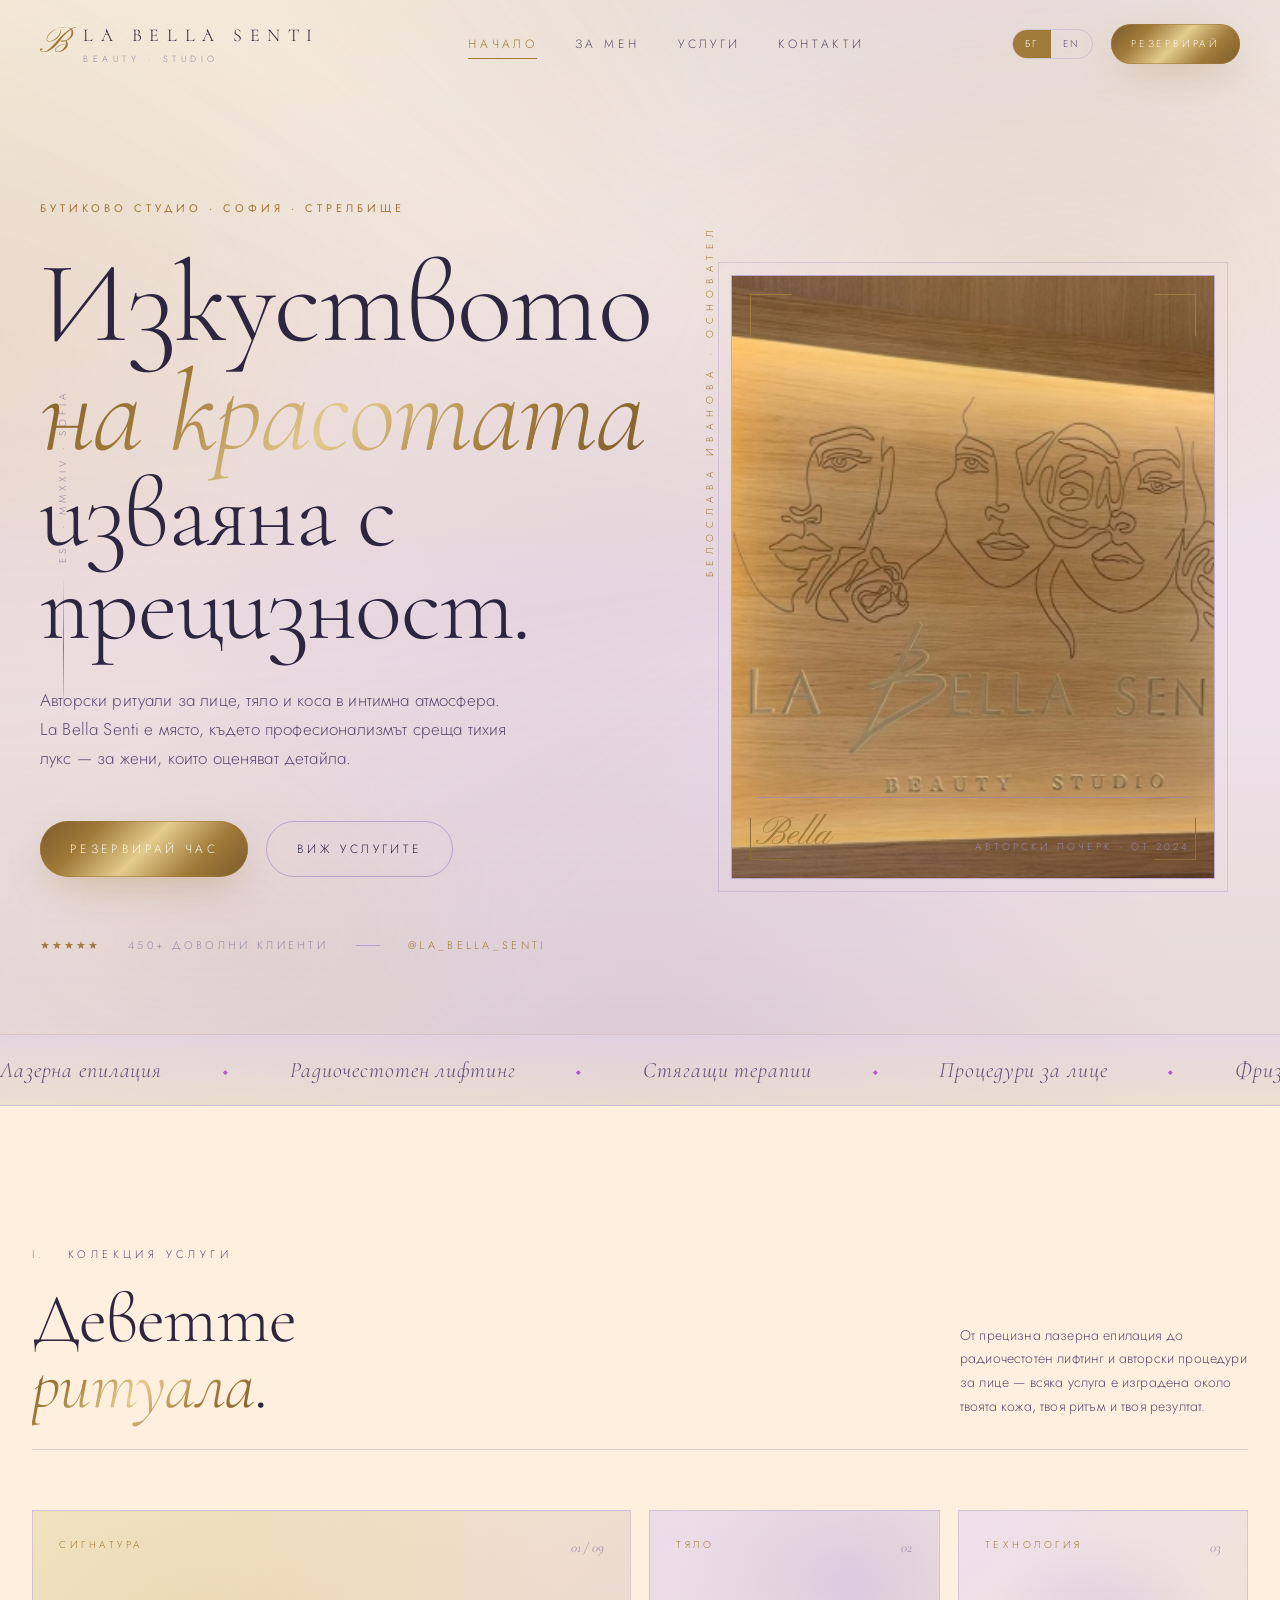
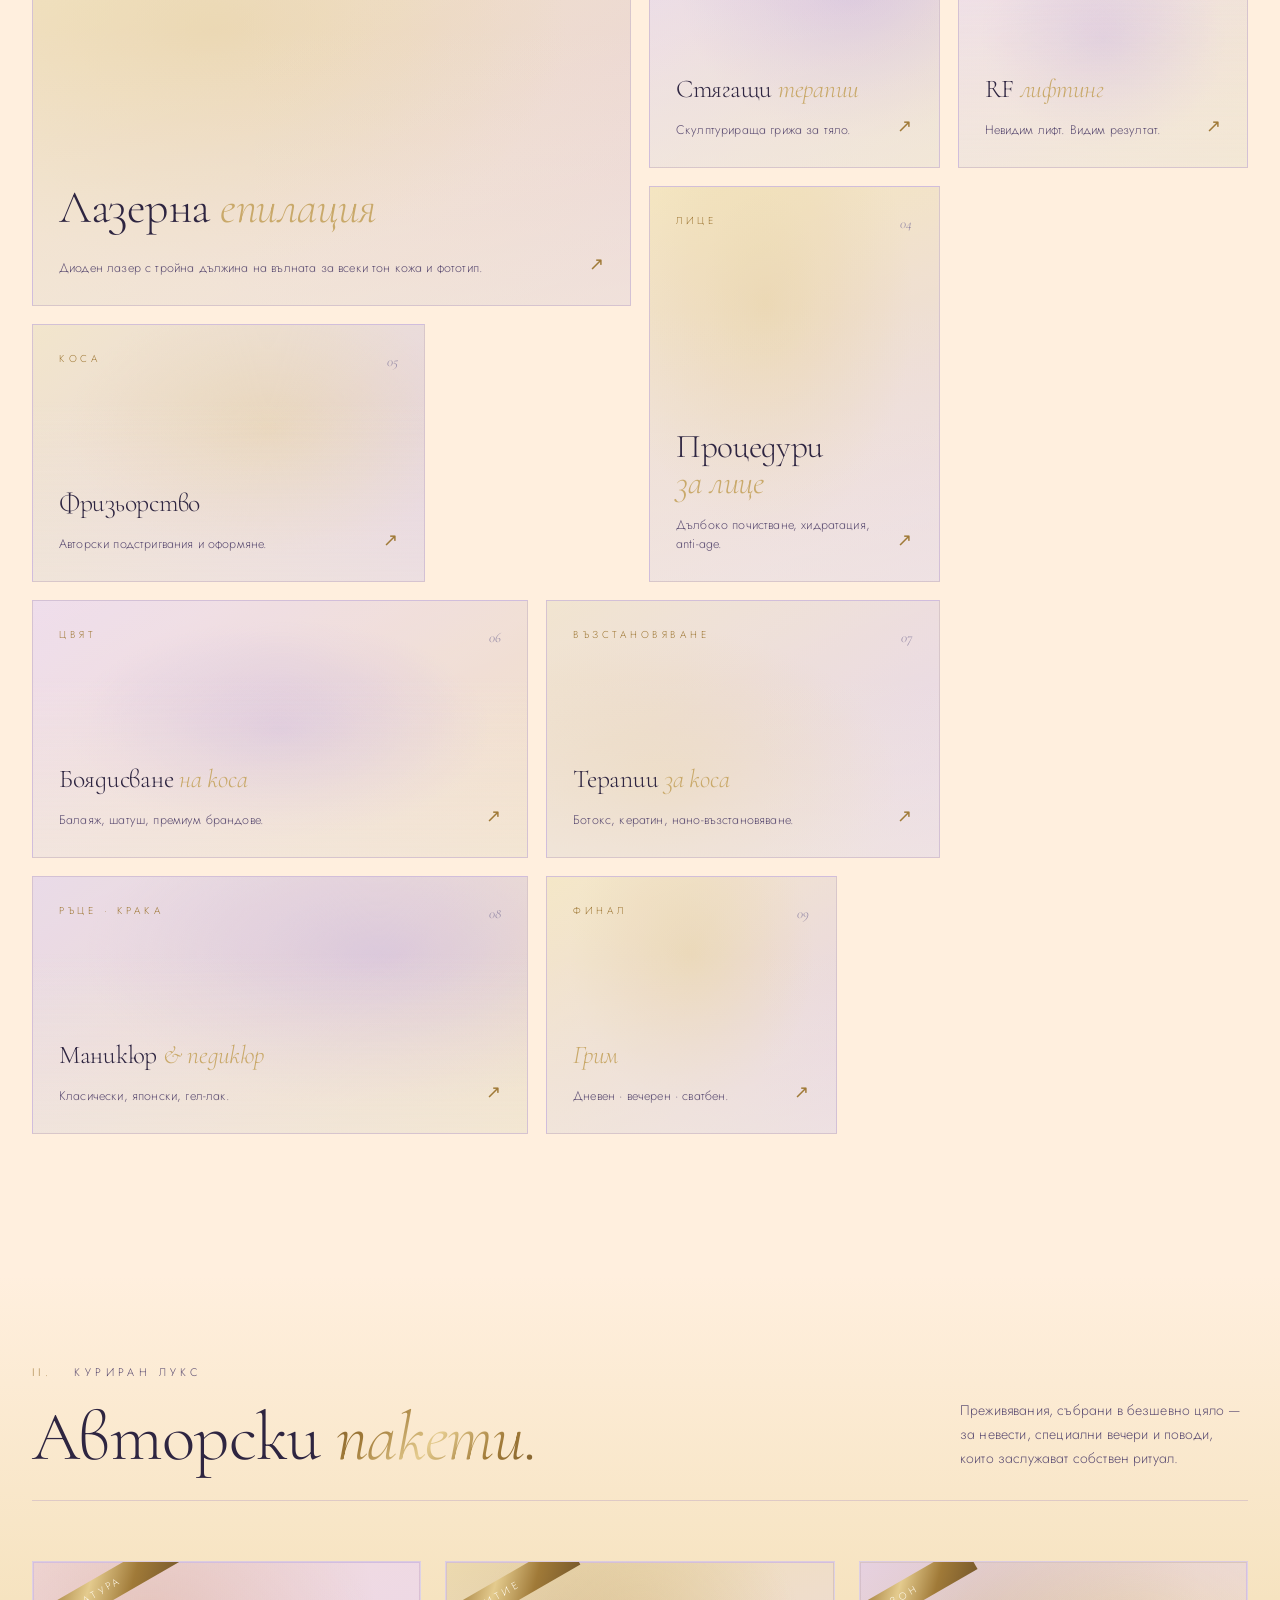
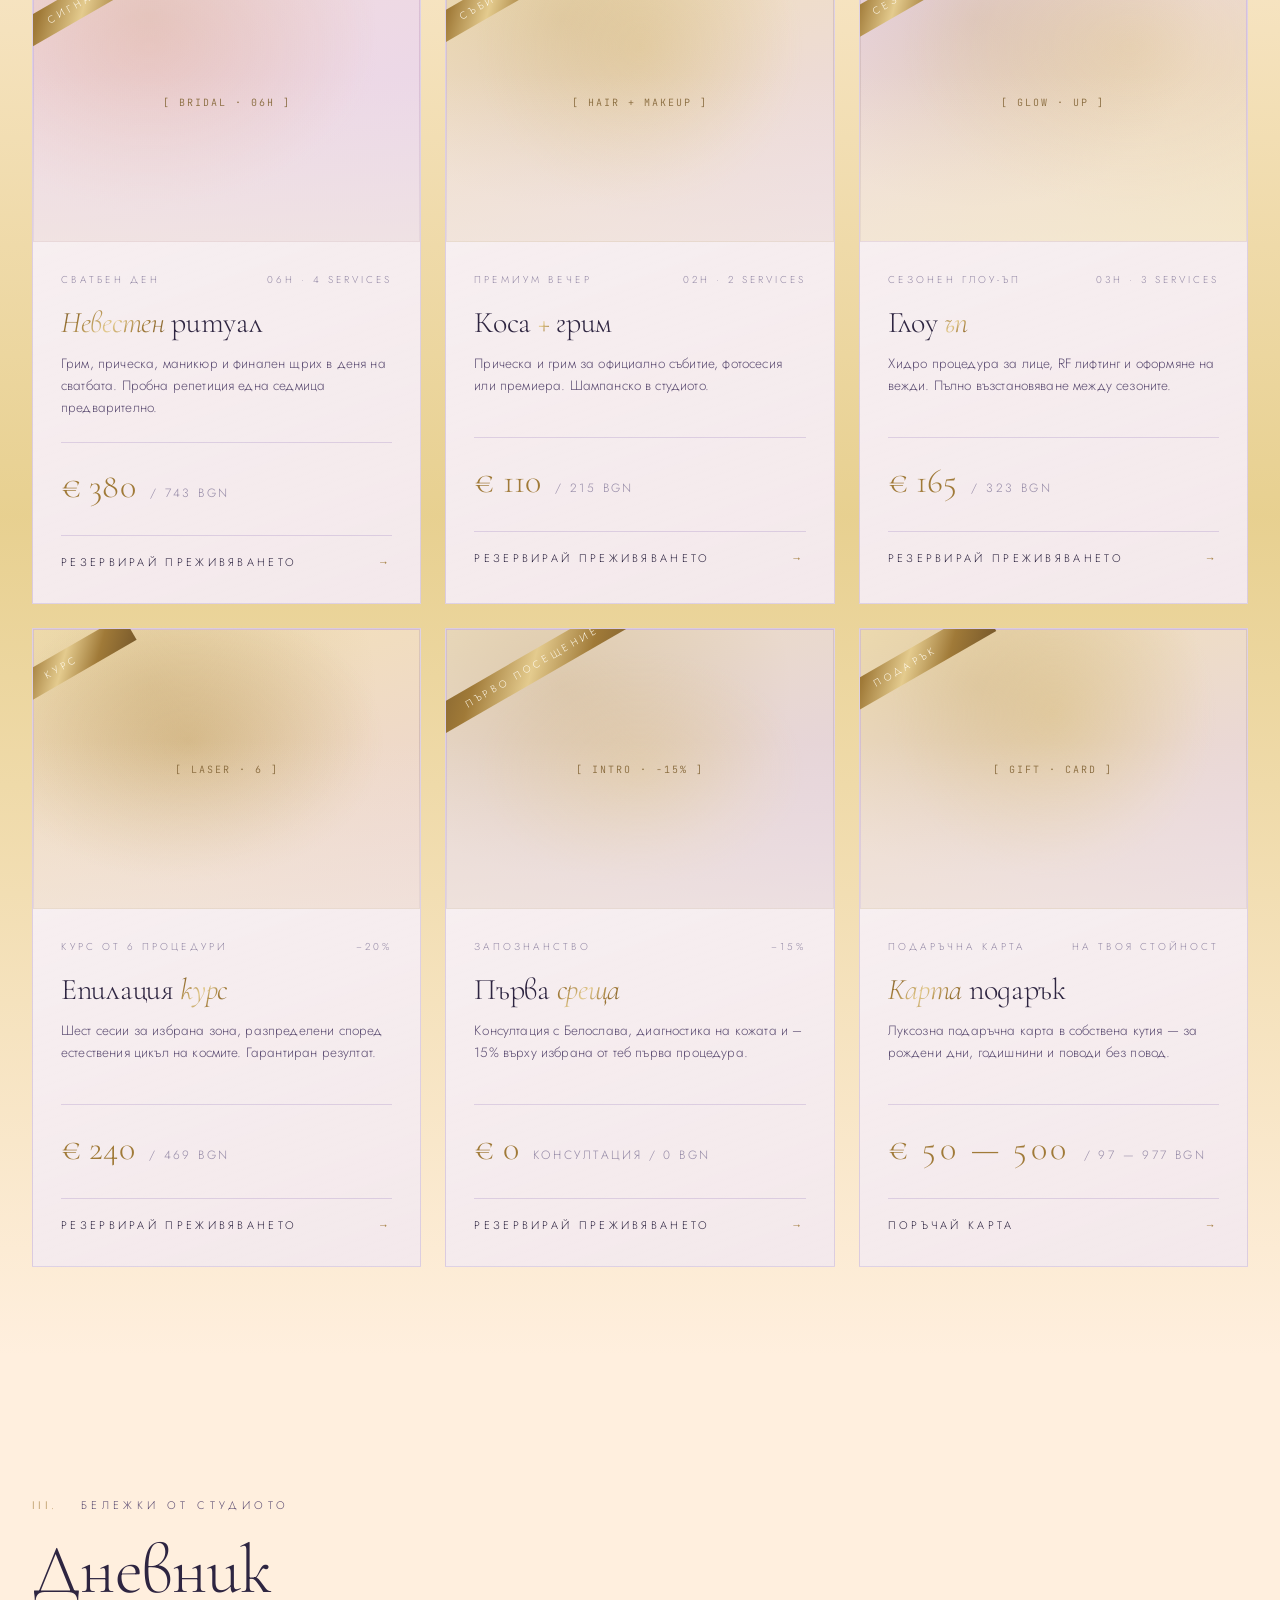
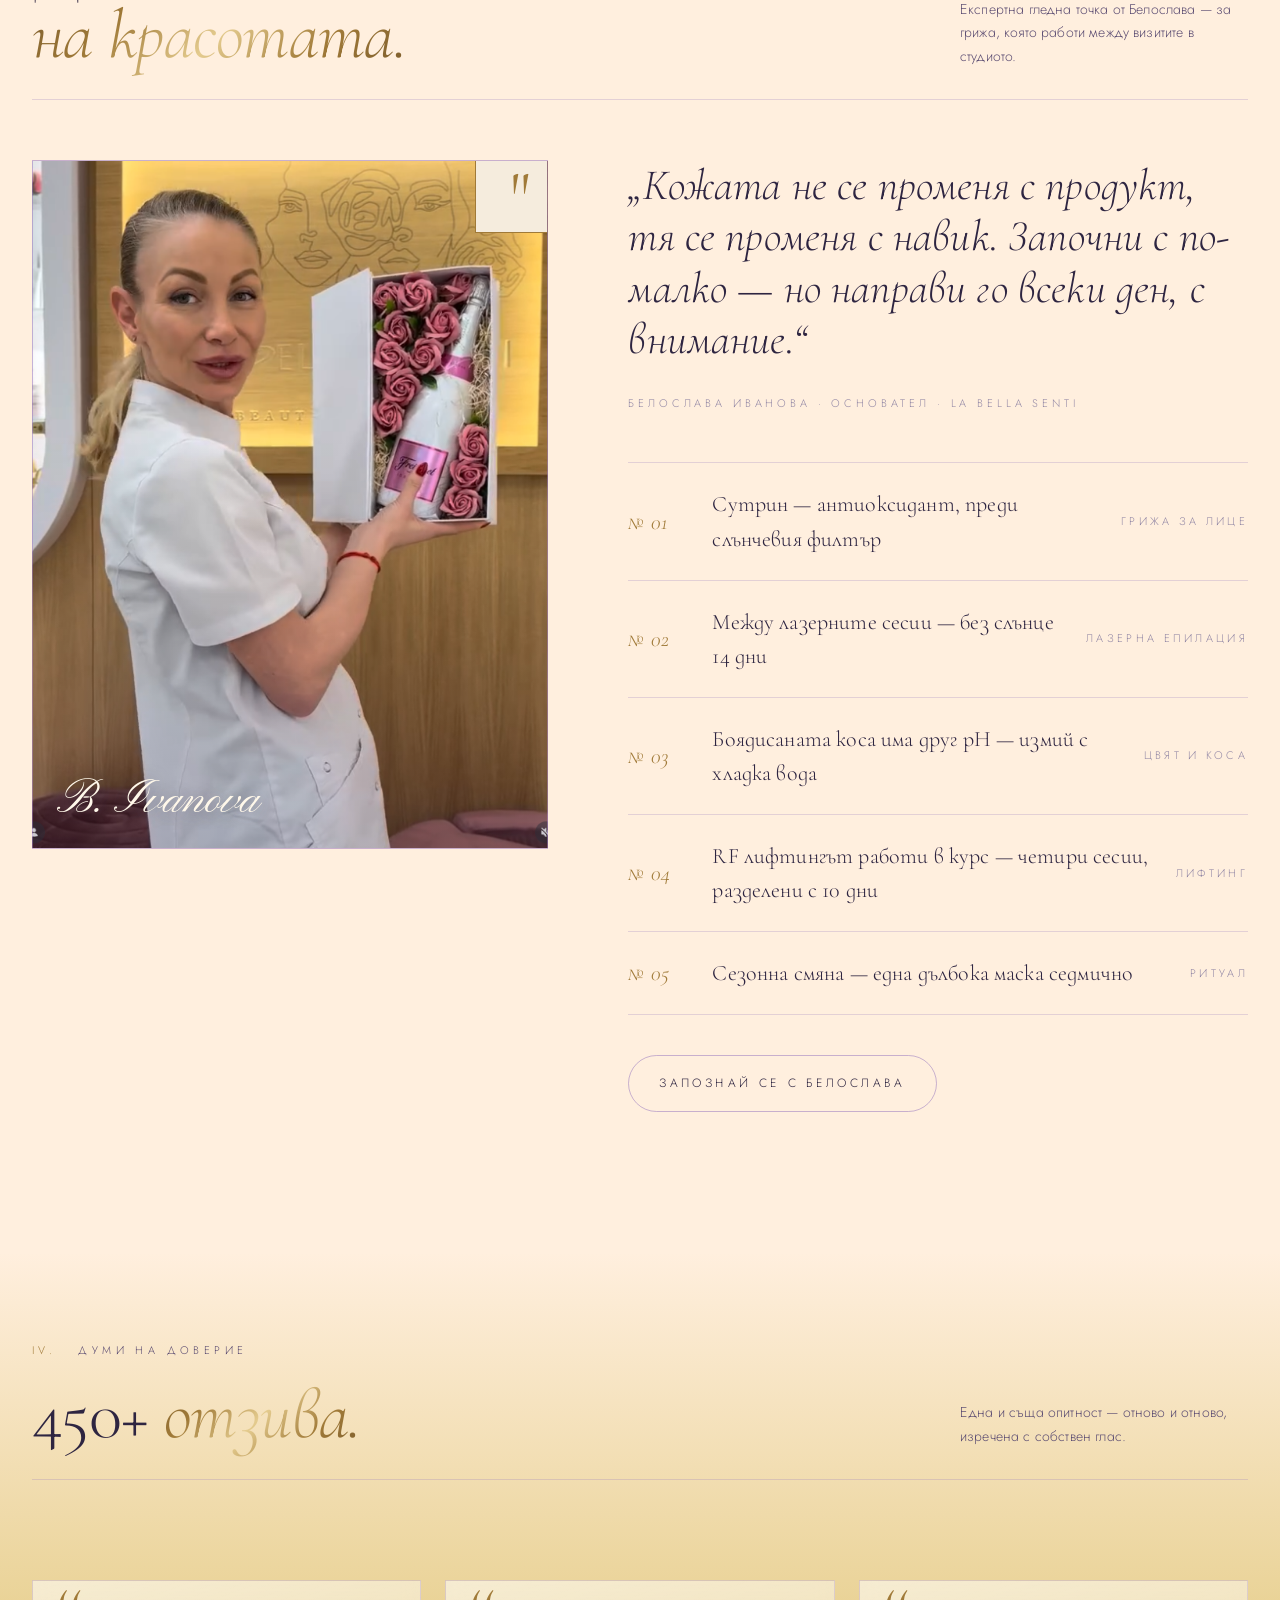
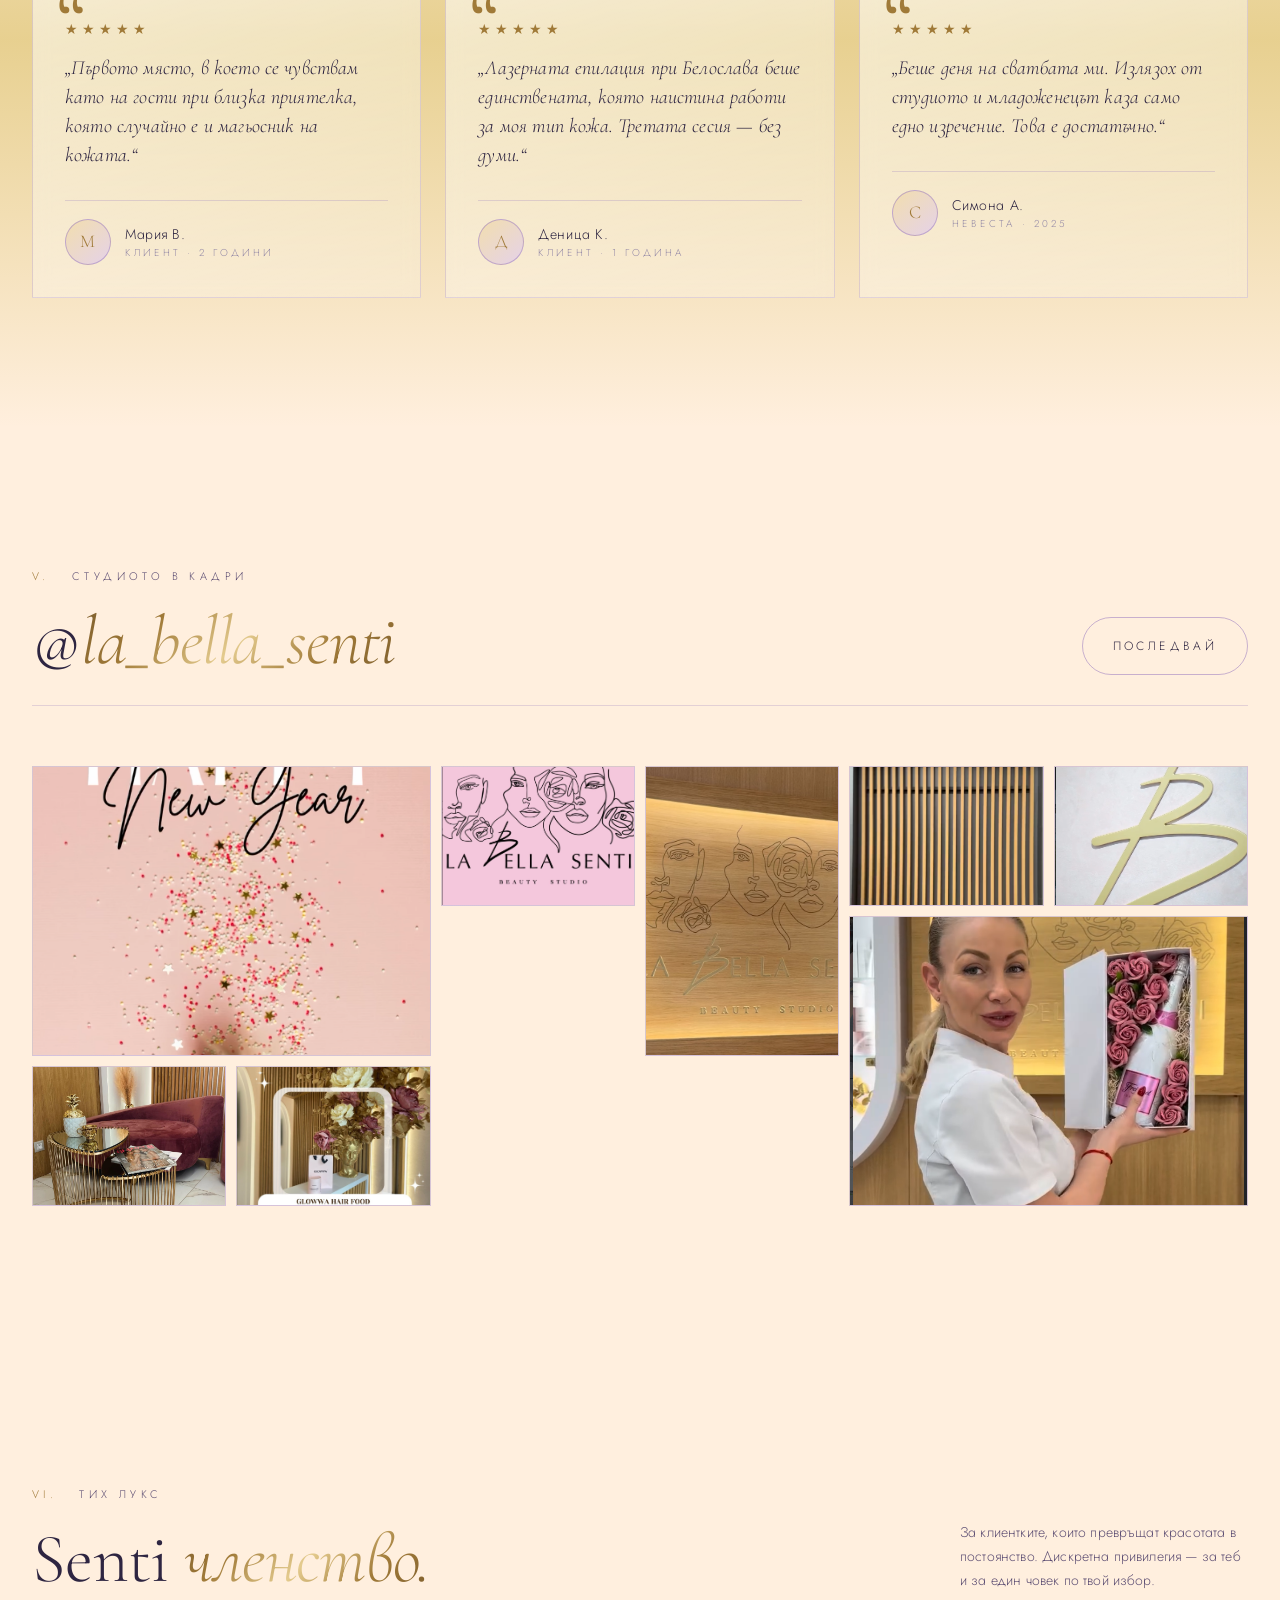
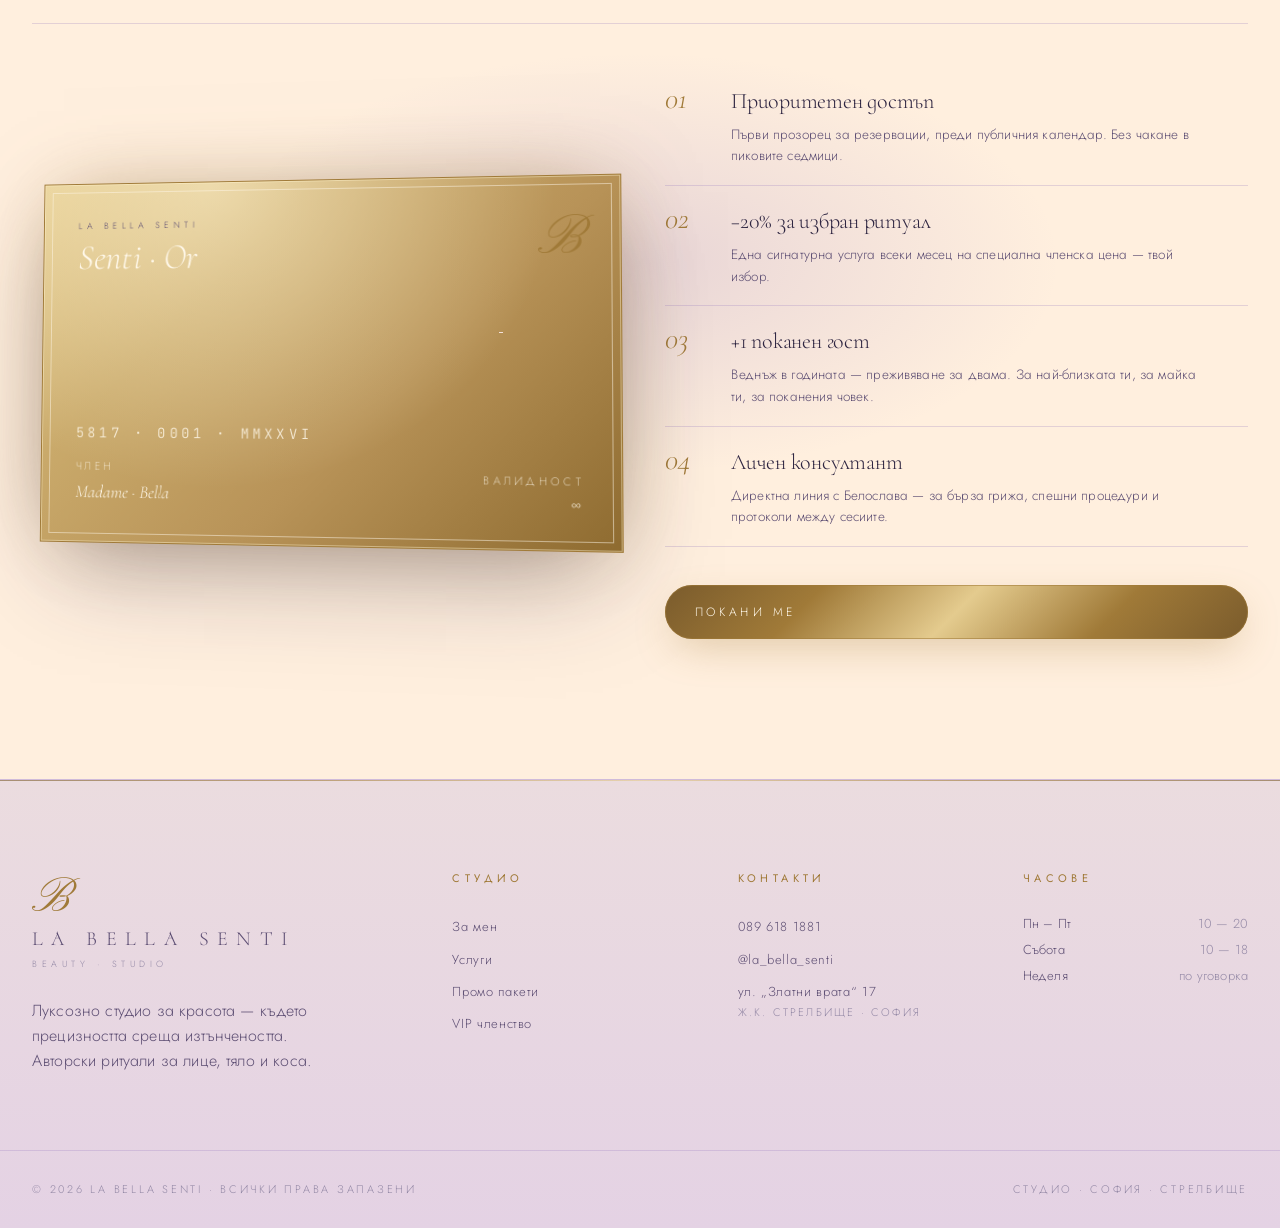
<file: index.html>
<!doctype html>
<html lang="bg">
<head>
<meta charset="utf-8"/>
<meta name="viewport" content="width=device-width,initial-scale=1"/>
<title>La Bella Senti — Beauty Studio</title>
<link rel="preconnect" href="https://fonts.googleapis.com"/>
<link rel="preconnect" href="https://fonts.gstatic.com" crossorigin/>
<link href="https://fonts.googleapis.com/css2?family=Cormorant+Garamond:ital,wght@0,300;0,400;0,500;1,300;1,400&family=Jost:wght@300;400;500&family=Pinyon+Script&family=JetBrains+Mono:wght@300;400&display=swap" rel="stylesheet"/>
<link rel="stylesheet" href="assets/theme.css"/>
<style>
  /* ============ HERO ============ */
  .hero{
    min-height:100vh;
    position:relative;
    padding:120px 0 0;
    background:var(--grad-page);
    overflow:hidden;
    display:flex;flex-direction:column;justify-content:center;
  }
  .hero::before{
    /* gold satin swirl */
    content:"";position:absolute;inset:-10% -5%;pointer-events:none;
    background:
      radial-gradient(ellipse 700px 500px at 80% 30%, rgba(201,169,106,.18), transparent 60%),
      radial-gradient(ellipse 500px 300px at 20% 80%, rgba(201,169,106,.10), transparent 60%),
      conic-gradient(from 220deg at 70% 50%, transparent 0%, rgba(201,169,106,.10) 15%, transparent 35%);
    filter:blur(20px);
    opacity:.9;
  }
  .hero::after{
    content:"";position:absolute;inset:0;pointer-events:none;
    background:
      linear-gradient(180deg,transparent 60%, rgba(155,125,191,.18) 100%),
      radial-gradient(ellipse at 50% 100%, rgba(155,125,191,.16), transparent 60%);
  }
  .hero-grid{
    position:relative;z-index:2;
    display:grid;grid-template-columns:1.05fr .95fr;gap:80px;align-items:center;
    max-width:var(--maxw);margin:0 auto;padding:80px 40px;width:100%;
    flex:1 0 auto;
  }
  .hero-copy .eyebrow{margin-bottom:32px;}
  .hero h1{
    font-size:clamp(64px, 9vw, 132px);
    font-weight:300;
    line-height:.95;
    margin-bottom:32px;
  }
  .hero h1 .italic{font-style:italic;font-weight:300;color:transparent;background:var(--grad-gold);-webkit-background-clip:text;background-clip:text;}
  .hero h1 .small-cap{display:block;font-size:.85em;}
  .hero .lead{font-size:17px;line-height:1.7;max-width:48ch;color:var(--ink-mute);margin-bottom:48px;}
  .hero-ctas{display:flex;gap:18px;flex-wrap:wrap;margin-bottom:60px;}
  .hero-meta{
    display:flex;align-items:center;gap:28px;color:var(--ink-dim);font-size:11px;letter-spacing:0.3em;text-transform:uppercase;
  }
  .hero-meta .star{color:var(--gold);letter-spacing:2px;}

  /* Hero portrait card */
  .portrait-wrap{position:relative;aspect-ratio:4/5;border:1px solid var(--line-strong);}
  .portrait-wrap::before{
    content:"";position:absolute;inset:-14px;border:1px solid var(--line);pointer-events:none;
  }
  .portrait-wrap::after{
    content:"";position:absolute;inset:0;pointer-events:none;
    background:
      linear-gradient(180deg, transparent 50%, rgba(46,37,65,.18) 100%),
      radial-gradient(ellipse at 50% 0%, rgba(160,122,56,.16), transparent 55%);
  }
  .portrait{
    position:absolute;inset:0;
    background:url("assets/labelle-tile.png") center center / cover no-repeat;

  }
  .portrait::before{
    content:"";position:absolute;inset:0;pointer-events:none;
  
  }
  .portrait-tag{
    position:absolute;left:-22px;top:50%;transform:translateY(-50%) rotate(-90deg);
    transform-origin:left center;
    color:var(--gold);letter-spacing:0.6em;text-transform:uppercase;font-size:10px;white-space:nowrap;
  }
  .portrait-cap{
    position:absolute;left:24px;bottom:24px;right:24px;z-index:3;
    border-top:1px solid var(--line-strong);padding-top:18px;
    display:flex;justify-content:space-between;align-items:flex-end;gap:18px;
    color:var(--ink);
  }
  .portrait-cap .pn{font-family:"Pinyon Script",cursive;font-size:38px;color:var(--gold);line-height:1;}
  .portrait-cap .pr{font-size:10px;letter-spacing:.3em;text-transform:uppercase;color:var(--ink-dim);text-align:right;}

  .hero-marquee{
    position:relative;z-index:2;
    border-top:1px solid var(--line);border-bottom:1px solid var(--line);
    margin-top:0;padding:18px 0;overflow:hidden;width:100%;
    background:linear-gradient(180deg,rgba(229,213,232,.55),rgba(240,227,205,.65));
    flex:0 0 auto;
  }
  .marquee-track{display:flex;gap:60px;width:max-content;animation:marquee 50s linear infinite;}
  .marquee-track > span{display:inline-flex;align-items:center;gap:60px;font-family:"Cormorant Garamond",serif;font-size:22px;font-style:italic;color:var(--ink-mute);letter-spacing:.04em;white-space:nowrap;}
  .marquee-track .dot{color:#a91dd5b5;font-style:normal;}
  @keyframes marquee{to{transform:translateX(-50%);}}

  /* floating ornaments */
  .ornament{position:absolute;z-index:1;pointer-events:none;}
  .ornament.left{left:32px;top:50%;transform:translateY(-50%);}
  .ornament svg{display:block;}

  /* ============ SERVICE CATEGORIES (bento) ============ */
  .sect-head{
    display:grid;grid-template-columns:1fr auto;gap:40px;align-items:end;
    margin-bottom:60px;padding-bottom:30px;border-bottom:1px solid var(--line);
  }
  .sect-head .num{color:var(--gold);font-family:"Cormorant Garamond",serif;font-size:18px;letter-spacing:.4em;}
  .sect-head h2{margin-top:24px;max-width:18ch;}
  .sect-head .right{max-width:36ch;color:var(--ink-mute);font-size:14px;line-height:1.7;}

  .bento{display:grid;grid-template-columns:repeat(12,1fr);grid-auto-rows:120px;gap:18px;}
  .bento .cat{
    position:relative;overflow:hidden;
    border:1px solid var(--line);
    background:linear-gradient(160deg,#F0E3CD,#E5D5E8);
    color:var(--ink);text-decoration:none;
    transition:transform .5s cubic-bezier(.2,.7,.2,1), border-color .5s, box-shadow .5s;
    isolation:isolate;
  }
  .bento .cat::before{
    content:"";position:absolute;inset:0;
    background:var(--bg-img,linear-gradient(160deg,#F0E3CD,#E5D5E8));
    background-size:cover;background-position:center;
    opacity:.85;transition:opacity .8s ease, transform 1.2s ease;z-index:-2;
  }
  .bento .cat::after{
    content:"";position:absolute;inset:0;z-index:-1;
    background:linear-gradient(180deg,transparent 30%,rgba(245,236,221,.55) 100%),
               linear-gradient(160deg,rgba(255,255,255,.15),rgba(255,255,255,0));
    transition:background .6s;
  }
  .bento .cat:hover{transform:translateY(-2px);border-color:var(--line-strong);box-shadow:0 30px 80px -30px rgba(155,125,191,.45);}
  .bento .cat:hover::before{opacity:1;transform:scale(1.05);}

  .bento .cat .inside{position:relative;padding:26px;height:100%;display:flex;flex-direction:column;justify-content:space-between;}
  .bento .cat .top{display:flex;justify-content:space-between;align-items:flex-start;}
  .bento .cat .tag{font-size:10px;letter-spacing:.35em;text-transform:uppercase;color:var(--gold);}
  .bento .cat .idx{font-family:"Cormorant Garamond",serif;font-style:italic;color:var(--ink-dim);font-size:14px;}
  .bento .cat h3{font-size:clamp(22px,2vw,30px);color:var(--ink);}
  .bento .cat h3 .it{font-style:italic;color:var(--gold-2);}
  .bento .cat .bot{display:flex;justify-content:space-between;align-items:end;gap:18px;color:var(--ink-mute);font-size:12.5px;line-height:1.55;}
  .bento .cat .arr{color:var(--gold);font-size:18px;flex-shrink:0;transition:transform .35s;}
  .bento .cat:hover .arr{transform:translate(4px,-4px);}

  /* spans */
  .c-laser{grid-column:span 6;grid-row:span 3;}
  .c-firming{grid-column:span 3;grid-row:span 2;}
  .c-rf{grid-column:span 3;grid-row:span 2;}
  .c-facial{grid-column:span 3;grid-row:span 3;}
  .c-hairdress{grid-column:span 4;grid-row:span 2;}
  .c-color{grid-column:span 5;grid-row:span 2;}
  .c-haircare{grid-column:span 4;grid-row:span 2;}
  .c-mani{grid-column:span 5;grid-row:span 2;}
  .c-makeup{grid-column:span 3;grid-row:span 2;}
  @media (max-width: 920px){
    .bento{grid-auto-rows:140px;}
    .bento .cat{grid-column:span 12 !important;grid-row:span 2 !important;}
  }

  /* category backgrounds — alternating champagne / lavender washes */
  .bg-laser{--bg-img: radial-gradient(ellipse at 30% 30%, rgba(228,203,142,.55), transparent 60%), linear-gradient(140deg,#F2E1B8,#EBD3D6);}
  .bg-firming{--bg-img: radial-gradient(ellipse at 70% 30%, rgba(196,171,222,.55), transparent 60%), linear-gradient(140deg,#E8D5EC,#F0E3CD);}
  .bg-rf{--bg-img: radial-gradient(ellipse at 50% 50%, rgba(196,171,222,.5), transparent 60%), linear-gradient(140deg,#ECD9EE,#F4E6C8);}
  .bg-facial{--bg-img: radial-gradient(ellipse at 40% 30%, rgba(228,203,142,.55), transparent 60%), linear-gradient(160deg,#F4E2B4,#E8D5EC);}
  .bg-hairdress{--bg-img: radial-gradient(ellipse at 60% 40%, rgba(228,203,142,.5), transparent 60%), linear-gradient(140deg,#F0E1C2,#E2CFE6);}
  .bg-color{--bg-img: radial-gradient(ellipse at 50% 50%, rgba(196,171,222,.55), transparent 60%), linear-gradient(140deg,#ECD7EE,#F4E0C2);}
  .bg-haircare{--bg-img: radial-gradient(ellipse at 30% 70%, rgba(228,203,142,.45), transparent 60%), linear-gradient(140deg,#EFE0C8,#E8D6EC);}
  .bg-mani{--bg-img: radial-gradient(ellipse at 70% 30%, rgba(196,171,222,.55), transparent 60%), linear-gradient(140deg,#E5D2E8,#F2E2C0);}
  .bg-makeup{--bg-img: radial-gradient(ellipse at 50% 30%, rgba(228,203,142,.5), transparent 60%), linear-gradient(140deg,#F4E4BC,#E5D2E8);}

  /* ============ PACKAGES ============ */
  .pkg-grid{display:grid;grid-template-columns:repeat(3,1fr);gap:24px;}
  @media (max-width:960px){.pkg-grid{grid-template-columns:1fr;}}
  .pkg{
    position:relative;padding:0;
    border:1px solid var(--line);
    background:linear-gradient(160deg,rgba(255,255,255,.5),rgba(255,255,255,.15)),#F2E5E8;
    overflow:hidden;
    transition:transform .5s, border-color .5s, box-shadow .5s;
  }
  .pkg:hover{transform:translateY(-4px);border-color:var(--line-strong);box-shadow:0 30px 70px -25px rgba(155,125,191,.4);}
  .pkg .pkg-img{height:280px;position:relative;overflow:hidden;}
  .pkg .pkg-img .imgph{position:absolute;inset:0;}
  .pkg .pkg-img::after{
    content:"";position:absolute;inset:0;background:linear-gradient(180deg,transparent 40%,rgba(245,236,221,.55) 100%);
  }
  .pkg .ribbon{
    position:absolute;top:24px;left:-50px;transform:rotate(-30deg);
    background:var(--grad-gold);color:#FFF8EA;
    font-size:10px;letter-spacing:.35em;padding:6px 60px;text-transform:uppercase;
    z-index:3;
  }
  .pkg .pkg-body{padding:30px 28px 32px;}
  .pkg .pkg-body .meta{display:flex;justify-content:space-between;color:var(--ink-dim);font-size:10px;letter-spacing:.3em;text-transform:uppercase;margin-bottom:18px;}
  .pkg h3{font-size:30px;margin-bottom:14px;}
  .pkg .desc{font-size:13.5px;line-height:1.65;color:var(--ink-mute);margin-bottom:22px;min-height:62px;}
  .pkg .price-row{display:flex;align-items:baseline;gap:14px;padding-top:18px;border-top:1px solid var(--line);}
  .pkg .price-eur{font-family:"Cormorant Garamond",serif;font-size:34px;color:var(--gold);}
  .pkg .price-bgn{color:var(--ink-dim);font-size:12px;letter-spacing:.2em;text-transform:uppercase;}
  .pkg .pkg-cta{display:block;margin-top:22px;border-top:1px solid var(--line);padding-top:18px;color:var(--ink);font-size:11px;letter-spacing:.3em;text-transform:uppercase;text-decoration:none;display:flex;justify-content:space-between;align-items:center;}
  .pkg .pkg-cta .ar{color:var(--gold);transition:transform .3s;}
  .pkg:hover .pkg-cta .ar{transform:translateX(6px);}

  /* ============ TIPS / EDITORIAL ============ */
  .ed-grid{display:grid;grid-template-columns:1fr 1.2fr;gap:80px;align-items:start;}
  @media (max-width:960px){.ed-grid{grid-template-columns:1fr;}}
  .ed-portrait{
    position:relative;aspect-ratio:3/4;
    border:1px solid var(--line-strong);
    overflow:hidden;
    background:url("assets/owner.png") center 18% / cover no-repeat;
  }
  .ed-portrait::after{content:"";position:absolute;inset:0;background:linear-gradient(180deg,transparent 40%, rgba(46,37,65,.25));}
  .ed-portrait .sig{position:absolute;left:24px;bottom:24px;font-family:"Pinyon Script",cursive;color:#FFF8EA;font-size:46px;line-height:1;z-index:2;text-shadow:0 2px 18px rgba(46,37,65,.4);}
  .ed-portrait .qfloat{
    position:absolute;top:-18px;right:-18px;width:90px;height:90px;display:flex;align-items:center;justify-content:center;
    background:#F5ECDD;border:1px solid var(--gold);color:var(--gold);font-family:"Cormorant Garamond",serif;font-size:72px;line-height:1;padding-top:18px;
  }
  .ed-pull{font-family:"Cormorant Garamond",serif;font-size:clamp(28px,3.4vw,44px);line-height:1.18;font-style:italic;color:var(--ink);margin:0 0 30px;}
  .ed-pull .em{color:var(--gold);}
  .ed-byline{color:var(--ink-dim);font-size:11px;letter-spacing:.35em;text-transform:uppercase;margin-bottom:50px;}
  .tip-list{display:grid;gap:0;border-top:1px solid var(--line);}
  .tip-row{display:grid;grid-template-columns:60px 1fr auto;gap:24px;align-items:center;padding:24px 0;border-bottom:1px solid var(--line);cursor:pointer;transition:padding .3s;}
  .tip-row:hover{padding-left:14px;}
  .tip-row .n{color:var(--gold);font-family:"Cormorant Garamond",serif;font-style:italic;font-size:22px;}
  .tip-row .t{font-family:"Cormorant Garamond",serif;font-size:22px;color:var(--ink);}
  .tip-row .meta{color:var(--ink-dim);font-size:11px;letter-spacing:.3em;text-transform:uppercase;}

  /* ============ TESTIMONIALS ============ */
  .test-stage{position:relative;padding:40px 0;}
  .test-track{display:grid;grid-template-columns:repeat(3,1fr);gap:24px;}
  @media(max-width:960px){.test-track{grid-template-columns:1fr;}}
  .test{
    position:relative;padding:38px 32px 32px;
    background:linear-gradient(160deg,rgba(255,255,255,.55),rgba(255,255,255,.2));
    border:1px solid var(--line);
    backdrop-filter:blur(8px);
    isolation:isolate;
  }
  .test::before{
    content:"\201C";position:absolute;top:-8px;left:22px;
    font-family:"Cormorant Garamond",serif;color:var(--gold);font-size:96px;line-height:1;
  }
  .test .stars{color:var(--gold);letter-spacing:4px;font-size:14px;margin-bottom:14px;}
  .test .q{font-family:"Cormorant Garamond",serif;font-style:italic;font-size:20px;line-height:1.45;color:var(--ink);margin-bottom:30px;}
  .test .who{display:flex;align-items:center;gap:14px;padding-top:18px;border-top:1px solid var(--line);}
  .test .avatar{width:46px;height:46px;border-radius:50%;border:1px solid var(--line-strong);background:linear-gradient(140deg,#F2DEAE,#E5D2E8);display:flex;align-items:center;justify-content:center;color:var(--gold);font-family:"Cormorant Garamond",serif;font-size:18px;}
  .test .n{color:var(--ink);font-size:14px;letter-spacing:.04em;}
  .test .r{color:var(--ink-dim);font-size:10px;letter-spacing:.3em;text-transform:uppercase;}

  /* ============ INSTAGRAM GALLERY ============ */
  .ig-grid{display:grid;grid-template-columns:repeat(6,1fr);grid-auto-rows:140px;gap:10px;}
  @media(max-width:960px){.ig-grid{grid-template-columns:repeat(3,1fr);}}
  .ig{position:relative;overflow:hidden;background:linear-gradient(140deg,#EBDCE8,#F0E3CD);border:1px solid var(--line);cursor:pointer;}
  .ig::before{content:"";position:absolute;inset:0;background-size:cover;background-position:center;transition:transform 1.2s ease;}
  .ig::after{content:"";position:absolute;inset:0;background:linear-gradient(180deg,transparent 60%,rgba(46,37,65,.45));opacity:0;transition:opacity .4s;}
  .ig:hover::before{transform:scale(1.07);}
  .ig:hover::after{opacity:1;}
  .ig .ig-tag{position:absolute;left:14px;bottom:12px;color:#FFF8EA;font-size:10px;letter-spacing:.3em;text-transform:uppercase;opacity:0;transition:opacity .4s;z-index:2;}
  .ig:hover .ig-tag{opacity:1;}
  .ig.r2{grid-row:span 2;}
  .ig.c2{grid-column:span 2;}

  .ig1::before{background-image:url("assets/studio-lounge.png");}
  .ig2::before{background-image:url("assets/studio-engraving.png");}
  .ig3::before{background-image:url("assets/studio-hairfood.png");}
  .ig4::before{background-image:url("assets/studio-storefront.png");}
  .ig5::before{background-image:url("assets/studio-signage.png");}
  .ig6::before{background-image:url("assets/studio-bsign.png");}
  .ig7::before{background-image:url("assets/owner.png");background-position:center 22%;}
  .ig8::before{background-image:url("assets/studio-logosign.png");}

  /* ============ MEMBERSHIP ============ */
  .vip-stage{position:relative;}
  .vip-stage::before{
    content:"";position:absolute;inset:-20px;
    background:radial-gradient(ellipse 600px 300px at 50% 50%, rgba(155,125,191,.22), transparent 70%);
    pointer-events:none;
  }
  .vip-grid{display:grid;grid-template-columns:1fr 1fr;gap:50px;align-items:center;position:relative;}
  @media(max-width:960px){.vip-grid{grid-template-columns:1fr;}}
  .vip-card{
    position:relative;aspect-ratio:1.586/1;
    background:
      radial-gradient(ellipse at 30% 0%, rgba(255,243,207,.6), transparent 60%),
      linear-gradient(135deg,#E4CB8E 0%, #C9A96A 30%, #B89358 60%, #8E6B30 100%);
    border:1px solid var(--gold);
    padding:36px;color:#FFF8EA;
    box-shadow:
      0 0 0 1px rgba(255,243,207,.45) inset,
      0 40px 100px -20px rgba(46,37,65,.35),
      0 0 80px -20px rgba(160,122,56,.55);
    display:flex;flex-direction:column;justify-content:space-between;
    transform:perspective(1000px) rotateY(-6deg) rotateX(2deg);
    transition:transform .6s;
  }
  .vip-card:hover{transform:perspective(1000px) rotateY(-2deg) rotateX(0deg);}
  .vip-card::before{content:"";position:absolute;inset:8px;border:1px solid rgba(255,248,234,.5);pointer-events:none;}
  .vip-card .vip-tier{font-family:"Cormorant Garamond",serif;font-size:36px;color:#FFF8EA;font-style:italic;line-height:1;}
  .vip-card .vip-num{font-family:"JetBrains Mono",monospace;letter-spacing:.3em;font-size:14px;color:rgba(255,248,234,.85);}
  .vip-card .vip-row{display:flex;justify-content:space-between;align-items:end;font-size:11px;letter-spacing:.3em;text-transform:uppercase;color:rgba(255,248,234,.7);}
  .vip-card .vip-name{color:#FFF8EA;}
  .vip-perks{display:grid;gap:18px;}
  .perk{display:grid;grid-template-columns:48px 1fr;gap:18px;align-items:start;padding-bottom:18px;border-bottom:1px solid var(--line);}
  .perk:last-child{border-bottom:0;}
  .perk .num{color:var(--gold);font-family:"Cormorant Garamond",serif;font-size:30px;font-style:italic;line-height:1;}
  .perk h4{font-family:"Cormorant Garamond",serif;font-size:22px;color:var(--ink);margin-bottom:6px;}
  .perk p{font-size:13.5px;line-height:1.6;margin:0;}

</style>
</head>
<body data-page="home">

<!-- ============ HERO ============ -->
<section class="hero" data-screen-label="Hero">

  <!-- ornament: gold thin vertical line w/ label -->
  <div class="ornament left">
    <div class="sidebar-col">
      <span class="sidebar-label">EST · MMXXIV · SOFIA</span>
      <span class="sidebar-line"></span>
    </div>
  </div>

  <div class="hero-grid">
    <div class="hero-copy">
      <div class="eyebrow reveal" data-i18n-bg="Бутиково студио · София · Стрелбище" data-i18n-en="Boutique Studio · Sofia · Strelbishte">
        Бутиково студио<span class="dot"></span>София<span class="dot"></span>Стрелбище
      </div>
      <h1 class="reveal d-120">
        <span data-i18n-bg="Изкуството" data-i18n-en="The Art of">Изкуството</span><br/>
        <span class="italic" data-i18n-bg="на красотата" data-i18n-en="Refined Beauty">на красотата</span><br/>
        <span class="small-cap" data-i18n-bg="изваяна с прецизност." data-i18n-en="sculpted with precision.">изваяна с прецизност.</span>
      </h1>
      <p class="lead reveal d-280" data-i18n-bg="Авторски ритуали за лице, тяло и коса в интимна атмосфера. La Bella Senti е място, където професионализмът среща тихия лукс — за жени, които оценяват детайла." data-i18n-en="Signature face, body, and hair rituals in an intimate atmosphere. La Bella Senti is where professionalism meets quiet luxury — for women who notice the detail.">
        Авторски ритуали за лице, тяло и коса в интимна атмосфера. La Bella Senti е място, където професионализмът среща тихия лукс — за жени, които оценяват детайла.
      </p>
      <div class="hero-ctas reveal d-440">
        <a class="btn gold" href="contact.html" data-i18n-bg="Резервирай час" data-i18n-en="Book Appointment">Резервирай час <span class="arrow">→</span></a>
        <a class="btn ghost" href="services.html" data-i18n-bg="Виж услугите" data-i18n-en="Explore Services">Виж услугите <span class="arrow">→</span></a>
      </div>
      <div class="hero-meta reveal d-600">
        <span class="star">★★★★★</span>
        <span data-i18n-bg="450+ доволни клиенти" data-i18n-en="450+ devoted clients">450+ доволни клиенти</span>
        <span class="meta-rule"></span>
        <a target="_blank" href="https://www.instagram.com/la_bella_senti_beauty_studio/" class="link-gold">@la_bella_senti</a>
      </div>
    </div>

    <div class="hero-art reveal d-200">
      <div class="portrait-wrap">
        <div class="portrait"></div>
        <span class="portrait-tag" data-i18n-bg="Белослава Иванова · Основател" data-i18n-en="Beloslava Ivanova · Founder">Белослава Иванова · Основател</span>
        <div class="corner tl"></div>
        <div class="corner tr"></div>
        <div class="corner bl"></div>
        <div class="corner br"></div>
        <div class="portrait-cap">
          <span class="pn">Bella</span>
          <span class="pr" data-i18n-bg="Авторски почерк · от 2024" data-i18n-en="Signature touch · since 2024">Авторски почерк<br/>от 2024</span>
        </div>
      </div>
    </div>
  </div>

  <!-- marquee -->
  <div class="hero-marquee">
    <div class="marquee-track" aria-hidden="true">
      <span aria-hidden="true">
        Лазерна епилация <span class="dot">◆</span>
        Радиочестотен лифтинг <span class="dot">◆</span>
        Стягащи терапии <span class="dot">◆</span>
        Процедури за лице <span class="dot">◆</span>
        Фризьорство <span class="dot">◆</span>
        Боядисване <span class="dot">◆</span>
        Терапии за коса <span class="dot">◆</span>
        Маникюр <span class="dot">◆</span>
        Педикюр <span class="dot">◆</span>
        Грим <span class="dot">◆</span>
      </span>
    </div>
  </div>
</section>

<!-- ============ SERVICE CATEGORIES BENTO ============ -->
<section class="section" data-screen-label="Services Bento" id="services-bento">
  <div class="wrap">
    <div class="sect-head reveal">
      <div>
        <div class="kicker"><span class="text-gold">I.</span> &nbsp; <span data-i18n-bg="Колекция услуги" data-i18n-en="The Collection">Колекция услуги</span></div>
        <h2 class="display"><span data-i18n-bg="Деветте" data-i18n-en="Nine">Деветте</span><br/><span class="italic gold" data-i18n-bg="ритуала" data-i18n-en="signature rituals.">ритуала</span><span data-i18n-bg="." data-i18n-en="">.</span></h2>
      </div>
      <div class="right" data-i18n-bg="От прецизна лазерна епилация до радиочестотен лифтинг и авторски процедури за лице — всяка услуга е изградена около твоята кожа, твоя ритъм и твоя резултат." data-i18n-en="From precision laser epilation to radiofrequency lifting and signature facial work — each service is built around your skin, your rhythm, your result.">
        От прецизна лазерна епилация до радиочестотен лифтинг и авторски процедури за лице — всяка услуга е изградена около твоята кожа, твоя ритъм и твоя резултат.
      </div>
    </div>

    <div class="bento reveal d-120">
      <a class="cat c-laser bg-laser" href="services.html#laser">
        <div class="inside">
          <div class="top">
            <span class="tag" data-i18n-bg="Сигнатура" data-i18n-en="Signature">Сигнатура</span>
            <span class="idx">01 / 09</span>
          </div>
          <div>
            <h3 style="font-size:clamp(34px,3.6vw,52px);"><span data-i18n-bg="Лазерна" data-i18n-en="Laser">Лазерна</span> <span class="it" data-i18n-bg="епилация" data-i18n-en="Epilation">епилация</span></h3>
            <div class="bot" style="margin-top:18px;">
              <span data-i18n-bg="Диоден лазер с тройна дължина на вълната за всеки тон кожа и фототип." data-i18n-en="Triple-wavelength diode laser tuned to every skin tone and phototype.">Диоден лазер с тройна дължина на вълната за всеки тон кожа и фототип.</span>
              <span class="arr">↗</span>
            </div>
          </div>
        </div>
      </a>

      <a class="cat c-firming bg-firming" href="services.html#firming">
        <div class="inside">
          <div class="top">
            <span class="tag" data-i18n-bg="Тяло" data-i18n-en="Body">Тяло</span>
            <span class="idx">02</span>
          </div>
          <div>
            <h3><span data-i18n-bg="Стягащи" data-i18n-en="Firming">Стягащи</span> <span class="it" data-i18n-bg="терапии" data-i18n-en="therapies">терапии</span></h3>
            <div class="bot bot-mt"><span data-i18n-bg="Скулптурираща грижа за тяло." data-i18n-en="Sculpting body care.">Скулптурираща грижа за тяло.</span><span class="arr">↗</span></div>
          </div>
        </div>
      </a>

      <a class="cat c-rf bg-rf" href="services.html#rf">
        <div class="inside">
          <div class="top"><span class="tag" data-i18n-bg="Технология" data-i18n-en="Technology">Технология</span><span class="idx">03</span></div>
          <div>
            <h3><span data-i18n-bg="RF" data-i18n-en="RF">RF</span> <span class="it" data-i18n-bg="лифтинг" data-i18n-en="lifting">лифтинг</span></h3>
            <div class="bot bot-mt"><span data-i18n-bg="Невидим лифт. Видим резултат." data-i18n-en="Invisible lift. Visible result.">Невидим лифт. Видим резултат.</span><span class="arr">↗</span></div>
          </div>
        </div>
      </a>

      <a class="cat c-facial bg-facial" href="services.html#facial">
        <div class="inside">
          <div class="top"><span class="tag" data-i18n-bg="Лице" data-i18n-en="Face">Лице</span><span class="idx">04</span></div>
          <div>
            <h3 style="font-size:clamp(26px,2.6vw,36px);"><span data-i18n-bg="Процедури" data-i18n-en="Facial">Процедури</span><br/><span class="it" data-i18n-bg="за лице" data-i18n-en="procedures">за лице</span></h3>
            <div class="bot" style="margin-top:14px;"><span data-i18n-bg="Дълбоко почистване, хидратация, anti-age." data-i18n-en="Deep cleanse, hydration, anti-age rituals.">Дълбоко почистване, хидратация, anti-age.</span><span class="arr">↗</span></div>
          </div>
        </div>
      </a>

      <a class="cat c-hairdress bg-hairdress" href="services.html#hairdress">
        <div class="inside">
          <div class="top"><span class="tag" data-i18n-bg="Коса" data-i18n-en="Hair">Коса</span><span class="idx">05</span></div>
          <div>
            <h3><span data-i18n-bg="Фризьорство" data-i18n-en="Hairdressing">Фризьорство</span></h3>
            <div class="bot bot-mt"><span data-i18n-bg="Авторски подстригвания и оформяне." data-i18n-en="Signature cuts and styling.">Авторски подстригвания и оформяне.</span><span class="arr">↗</span></div>
          </div>
        </div>
      </a>

      <a class="cat c-color bg-color" href="services.html#color">
        <div class="inside">
          <div class="top"><span class="tag" data-i18n-bg="Цвят" data-i18n-en="Colour">Цвят</span><span class="idx">06</span></div>
          <div>
            <h3><span data-i18n-bg="Боядисване" data-i18n-en="Hair">Боядисване</span> <span class="it" data-i18n-bg="на коса" data-i18n-en="coloring">на коса</span></h3>
            <div class="bot bot-mt"><span data-i18n-bg="Балаяж, шатуш, премиум брандове." data-i18n-en="Balayage, shatush, premium brands.">Балаяж, шатуш, премиум брандове.</span><span class="arr">↗</span></div>
          </div>
        </div>
      </a>

      <a class="cat c-haircare bg-haircare" href="services.html#haircare">
        <div class="inside">
          <div class="top"><span class="tag" data-i18n-bg="Възстановяване" data-i18n-en="Restoration">Възстановяване</span><span class="idx">07</span></div>
          <div>
            <h3><span data-i18n-bg="Терапии" data-i18n-en="Hair">Терапии</span> <span class="it" data-i18n-bg="за коса" data-i18n-en="treatments">за коса</span></h3>
            <div class="bot bot-mt"><span data-i18n-bg="Ботокс, кератин, нано-възстановяване." data-i18n-en="Botox, keratin, nano-repair.">Ботокс, кератин, нано-възстановяване.</span><span class="arr">↗</span></div>
          </div>
        </div>
      </a>

      <a class="cat c-mani bg-mani" href="services.html#mani">
        <div class="inside">
          <div class="top"><span class="tag" data-i18n-bg="Ръце · Крака" data-i18n-en="Hands · Feet">Ръце · Крака</span><span class="idx">08</span></div>
          <div>
            <h3><span data-i18n-bg="Маникюр" data-i18n-en="Manicure">Маникюр</span> <span class="it" data-i18n-bg="& педикюр" data-i18n-en="& pedicure">& педикюр</span></h3>
            <div class="bot bot-mt"><span data-i18n-bg="Класически, японски, гел-лак." data-i18n-en="Classic, Japanese, gel polish.">Класически, японски, гел-лак.</span><span class="arr">↗</span></div>
          </div>
        </div>
      </a>

      <a class="cat c-makeup bg-makeup" href="services.html#makeup">
        <div class="inside">
          <div class="top"><span class="tag" data-i18n-bg="Финал" data-i18n-en="Finish">Финал</span><span class="idx">09</span></div>
          <div>
            <h3><span class="it" data-i18n-bg="Грим" data-i18n-en="Makeup">Грим</span></h3>
            <div class="bot bot-mt"><span data-i18n-bg="Дневен · вечерен · сватбен." data-i18n-en="Day · evening · bridal.">Дневен · вечерен · сватбен.</span><span class="arr">↗</span></div>
          </div>
        </div>
      </a>
    </div>
  </div>
</section>

<!-- ============ PACKAGES ============ -->
<section class="section tight bg-gold-wash" data-screen-label="Packages" id="packages">
  <div class="wrap">
    <div class="sect-head reveal">
      <div>
        <div class="kicker"><span class="text-gold">II.</span> &nbsp; <span data-i18n-bg="Куриран лукс" data-i18n-en="Curated Luxury">Куриран лукс</span></div>
        <h2 class="display"><span data-i18n-bg="Авторски" data-i18n-en="Signature">Авторски</span> <span class="italic gold" data-i18n-bg="пакети." data-i18n-en="packages.">пакети.</span></h2>
      </div>
      <div class="right" data-i18n-bg="Преживявания, събрани в безшевно цяло — за невести, специални вечери и поводи, които заслужават собствен ритуал." data-i18n-en="Experiences composed into a seamless whole — for brides, special evenings, and occasions that deserve their own ritual.">
        Преживявания, събрани в безшевно цяло — за невести, специални вечери и поводи, които заслужават собствен ритуал.
      </div>
    </div>

    <div class="pkg-grid">

      <article class="pkg reveal">
        <div class="ribbon" data-i18n-bg="Сигнатура" data-i18n-en="Signature">Сигнатура</div>
        <div class="pkg-img">
          <div class="imgph imgph-bridal">[ BRIDAL · 06H ]</div>
        </div>
        <div class="pkg-body">
          <div class="meta"><span data-i18n-bg="Сватбен ден" data-i18n-en="Wedding day">Сватбен ден</span><span>06h · 4 services</span></div>
          <h3><span class="italic gold" data-i18n-bg="Невестен" data-i18n-en="The Bridal">Невестен</span> <span data-i18n-bg="ритуал" data-i18n-en="Ritual">ритуал</span></h3>
          <p class="desc" data-i18n-bg="Грим, прическа, маникюр и финален щрих в деня на сватбата. Пробна репетиция една седмица предварително." data-i18n-en="Makeup, hair, manicure and a final touch on your wedding day. Trial run one week ahead, included.">
            Грим, прическа, маникюр и финален щрих в деня на сватбата. Пробна репетиция една седмица предварително.
          </p>
          <div class="price-row">
            <span class="price-eur">€ 380</span>
            <span class="price-bgn">/ 743 BGN</span>
          </div>
          <a class="pkg-cta" href="contact.html"><span data-i18n-bg="Резервирай преживяването" data-i18n-en="Reserve the experience">Резервирай преживяването</span><span class="ar">→</span></a>
        </div>
      </article>

      <article class="pkg reveal d-120">
        <div class="ribbon ribbon-event" data-i18n-bg="Събитие" data-i18n-en="Event">Събитие</div>
        <div class="pkg-img">
          <div class="imgph imgph-event">[ HAIR + MAKEUP ]</div>
        </div>
        <div class="pkg-body">
          <div class="meta"><span data-i18n-bg="Премиум вечер" data-i18n-en="Premium evening">Премиум вечер</span><span>02h · 2 services</span></div>
          <h3><span data-i18n-bg="Коса" data-i18n-en="Hair">Коса</span> <span class="italic gold">+</span> <span data-i18n-bg="грим" data-i18n-en="& makeup">грим</span></h3>
          <p class="desc" data-i18n-bg="Прическа и грим за официално събитие, фотосесия или премиера. Шампанско в студиото." data-i18n-en="Hair and makeup for a gala, shoot or premiere. Champagne in the studio.">
            Прическа и грим за официално събитие, фотосесия или премиера. Шампанско в студиото.
          </p>
          <div class="price-row">
            <span class="price-eur">€ 110</span>
            <span class="price-bgn">/ 215 BGN</span>
          </div>
          <a class="pkg-cta" href="contact.html"><span data-i18n-bg="Резервирай преживяването" data-i18n-en="Reserve the experience">Резервирай преживяването</span><span class="ar">→</span></a>
        </div>
      </article>

      <article class="pkg reveal d-240">
        <div class="ribbon" data-i18n-bg="Сезон" data-i18n-en="Seasonal">Сезон</div>
        <div class="pkg-img">
          <div class="imgph imgph-glow">[ GLOW · UP ]</div>
        </div>
        <div class="pkg-body">
          <div class="meta"><span data-i18n-bg="Сезонен глоу-ъп" data-i18n-en="Seasonal glow-up">Сезонен глоу-ъп</span><span>03h · 3 services</span></div>
          <h3><span data-i18n-bg="Глоу" data-i18n-en="Seasonal">Глоу</span> <span class="italic gold" data-i18n-bg="ъп" data-i18n-en="glow.">ъп</span></h3>
          <p class="desc" data-i18n-bg="Хидро процедура за лице, RF лифтинг и оформяне на вежди. Пълно възстановяване между сезоните." data-i18n-en="Hydro facial, RF lift and brow shaping. A full reset between seasons.">
            Хидро процедура за лице, RF лифтинг и оформяне на вежди. Пълно възстановяване между сезоните.
          </p>
          <div class="price-row">
            <span class="price-eur">€ 165</span>
            <span class="price-bgn">/ 323 BGN</span>
          </div>
          <a class="pkg-cta" href="contact.html"><span data-i18n-bg="Резервирай преживяването" data-i18n-en="Reserve the experience">Резервирай преживяването</span><span class="ar">→</span></a>
        </div>
      </article>

      <article class="pkg reveal">
        <div class="ribbon ribbon-course" data-i18n-bg="Курс" data-i18n-en="Course">Курс</div>
        <div class="pkg-img">
          <div class="imgph imgph-laser">[ LASER · 6 ]</div>
        </div>
        <div class="pkg-body">
          <div class="meta"><span data-i18n-bg="Курс от 6 процедури" data-i18n-en="Course of 6">Курс от 6 процедури</span><span>−20%</span></div>
          <h3><span data-i18n-bg="Епилация" data-i18n-en="Epilation">Епилация</span> <span class="italic gold" data-i18n-bg="курс" data-i18n-en="course">курс</span></h3>
          <p class="desc" data-i18n-bg="Шест сесии за избрана зона, разпределени според естествения цикъл на космите. Гарантиран резултат." data-i18n-en="Six sessions for your chosen zone, scheduled to the natural hair cycle. Guaranteed result.">
            Шест сесии за избрана зона, разпределени според естествения цикъл на космите. Гарантиран резултат.
          </p>
          <div class="price-row">
            <span class="price-eur">€ 240</span>
            <span class="price-bgn">/ 469 BGN</span>
          </div>
          <a class="pkg-cta" href="contact.html"><span data-i18n-bg="Резервирай преживяването" data-i18n-en="Reserve the experience">Резервирай преживяването</span><span class="ar">→</span></a>
        </div>
      </article>

      <article class="pkg reveal d-120">
        <div class="ribbon" data-i18n-bg="Първо посещение" data-i18n-en="First visit">Първо посещение</div>
        <div class="pkg-img">
          <div class="imgph imgph-intro">[ INTRO · −15% ]</div>
        </div>
        <div class="pkg-body">
          <div class="meta"><span data-i18n-bg="Запознанство" data-i18n-en="Welcome ritual">Запознанство</span><span>−15%</span></div>
          <h3><span data-i18n-bg="Първа" data-i18n-en="The First">Първа</span> <span class="italic gold" data-i18n-bg="среща" data-i18n-en="visit.">среща</span></h3>
          <p class="desc" data-i18n-bg="Консултация с Белослава, диагностика на кожата и –15% върху избрана от теб първа процедура." data-i18n-en="A consultation with Beloslava, a skin diagnosis and −15% off your first chosen procedure.">
            Консултация с Белослава, диагностика на кожата и –15% върху избрана от теб първа процедура.
          </p>
          <div class="price-row">
            <span class="price-eur">€ 0</span>
            <span class="price-bgn" data-i18n-bg="консултация / 0 BGN" data-i18n-en="consultation / 0 BGN">консултация / 0 BGN</span>
          </div>
          <a class="pkg-cta" href="contact.html"><span data-i18n-bg="Резервирай преживяването" data-i18n-en="Reserve the experience">Резервирай преживяването</span><span class="ar">→</span></a>
        </div>
      </article>

      <article class="pkg reveal d-240">
        <div class="ribbon ribbon-gift" data-i18n-bg="Подарък" data-i18n-en="Gift">Подарък</div>
        <div class="pkg-img">
          <div class="imgph imgph-gift">[ GIFT · CARD ]</div>
        </div>
        <div class="pkg-body">
          <div class="meta"><span data-i18n-bg="Подаръчна карта" data-i18n-en="Gift card">Подаръчна карта</span><span data-i18n-bg="на твоя стойност" data-i18n-en="any amount">на твоя стойност</span></div>
          <h3><span class="italic gold" data-i18n-bg="Карта" data-i18n-en="The Gift">Карта</span> <span data-i18n-bg="подарък" data-i18n-en="Card">подарък</span></h3>
          <p class="desc" data-i18n-bg="Луксозна подаръчна карта в собствена кутия — за рождени дни, годишнини и поводи без повод." data-i18n-en="A luxury gift card in its own keepsake box — for birthdays, anniversaries, or no reason at all.">
            Луксозна подаръчна карта в собствена кутия — за рождени дни, годишнини и поводи без повод.
          </p>
          <div class="price-row">
            <span class="price-eur price-eur-range" data-i18n-bg="€ 50 — 500" data-i18n-en="€ 50 — 500">€ 50 — 500</span>
            <span class="price-bgn">/ 97 — 977 BGN</span>
          </div>
          <a class="pkg-cta" href="contact.html"><span data-i18n-bg="Поръчай карта" data-i18n-en="Order a card">Поръчай карта</span><span class="ar">→</span></a>
        </div>
      </article>

    </div>
  </div>
</section>

<!-- ============ TIPS / EDITORIAL ============ -->
<section class="section" data-screen-label="Tips Editorial" id="tips">
  <div class="wrap">
    <div class="sect-head reveal">
      <div>
        <div class="kicker"><span class="text-gold">III.</span> &nbsp; <span data-i18n-bg="Бележки от студиото" data-i18n-en="Notes from the studio">Бележки от студиото</span></div>
        <h2 class="display"><span data-i18n-bg="Дневник" data-i18n-en="The Beauty">Дневник</span><br/><span class="italic gold" data-i18n-bg="на красотата." data-i18n-en="diary.">на красотата.</span></h2>
      </div>
      <div class="right" data-i18n-bg="Експертна гледна точка от Белослава — за грижа, която работи между визитите в студиото." data-i18n-en="An expert point of view from Beloslava — for the care that works between studio visits.">
        Експертна гледна точка от Белослава — за грижа, която работи между визитите в студиото.
      </div>
    </div>

    <div class="ed-grid">
      <div class="reveal">
        <div class="ed-portrait">
          <div class="qfloat">"</div>
          <span class="sig">B. Ivanova</span>
        </div>
      </div>
      <div class="reveal d-160">
        <p class="ed-pull" data-i18n-bg="„Кожата не се променя с продукт, тя се променя с навик. Започни с по-малко — но направи го всеки ден, с внимание.“" data-i18n-en="“Skin doesn't change with a product — it changes with a habit. Begin with less, but do it daily, and with intention.”">
          „Кожата не се променя с продукт, тя се променя с навик. Започни с по-малко — но направи го всеки ден, с внимание.“
        </p>
        <div class="ed-byline" data-i18n-bg="Белослава Иванова · Основател · La Bella Senti" data-i18n-en="Beloslava Ivanova · Founder · La Bella Senti">Белослава Иванова · Основател · La Bella Senti</div>

        <div class="tip-list">
          <div class="tip-row">
            <span class="n">№ 01</span>
            <span class="t" data-i18n-bg="Сутрин — антиоксидант, преди слънчевия филтър" data-i18n-en="Morning — antioxidant, before SPF">Сутрин — антиоксидант, преди слънчевия филтър</span>
            <span class="meta" data-i18n-bg="Грижа за лице" data-i18n-en="Facial care">Грижа за лице</span>
          </div>
          <div class="tip-row">
            <span class="n">№ 02</span>
            <span class="t" data-i18n-bg="Между лазерните сесии — без слънце 14 дни" data-i18n-en="Between laser sessions — no sun for 14 days">Между лазерните сесии — без слънце 14 дни</span>
            <span class="meta" data-i18n-bg="Лазерна епилация" data-i18n-en="Laser epilation">Лазерна епилация</span>
          </div>
          <div class="tip-row">
            <span class="n">№ 03</span>
            <span class="t" data-i18n-bg="Боядисаната коса има друг pH — измий с хладка вода" data-i18n-en="Coloured hair has a different pH — rinse with cool water">Боядисаната коса има друг pH — измий с хладка вода</span>
            <span class="meta" data-i18n-bg="Цвят и коса" data-i18n-en="Hair color">Цвят и коса</span>
          </div>
          <div class="tip-row">
            <span class="n">№ 04</span>
            <span class="t" data-i18n-bg="RF лифтингът работи в курс — четири сесии, разделени с 10 дни" data-i18n-en="RF lifting works in a course — four sessions, ten days apart">RF лифтингът работи в курс — четири сесии, разделени с 10 дни</span>
            <span class="meta" data-i18n-bg="Лифтинг" data-i18n-en="Lifting">Лифтинг</span>
          </div>
          <div class="tip-row">
            <span class="n">№ 05</span>
            <span class="t" data-i18n-bg="Сезонна смяна — една дълбока маска седмично" data-i18n-en="Seasonal switch — one deep mask every week">Сезонна смяна — една дълбока маска седмично</span>
            <span class="meta" data-i18n-bg="Ритуал" data-i18n-en="Ritual">Ритуал</span>
          </div>
        </div>
        <a href="about.html" class="btn ghost" style="margin-top:40px;" data-i18n-bg="Запознай се с Белослава" data-i18n-en="Meet Beloslava">Запознай се с Белослава <span class="arrow">→</span></a>
      </div>
    </div>
  </div>
</section>

<!-- ============ TESTIMONIALS ============ -->
<section class="section tight bg-gold-wash" data-screen-label="Testimonials" id="testimonials">
  <div class="wrap">
    <div class="sect-head reveal">
      <div>
        <div class="kicker"><span class="text-gold">IV.</span> &nbsp; <span data-i18n-bg="Думи на доверие" data-i18n-en="Words of trust">Думи на доверие</span></div>
        <h2 class="display"><span data-i18n-bg="450+" data-i18n-en="450+">450+</span> <span class="italic gold" data-i18n-bg="отзива." data-i18n-en="reviews.">отзива.</span></h2>
      </div>
      <div class="right" data-i18n-bg="Една и съща опитност — отново и отново, изречена с собствен глас." data-i18n-en="The same experience — described again and again, in each client's own voice.">
        Една и съща опитност — отново и отново, изречена с собствен глас.
      </div>
    </div>

    <div class="test-stage">
      <div class="test-track">
        <div class="test reveal">
          <div class="stars">★★★★★</div>
          <p class="q" data-i18n-bg="„Първото място, в което се чувствам като на гости при близка приятелка, която случайно е и магьосник на кожата.“" data-i18n-en="“The first place where I feel like I'm visiting a close friend — who happens to also be a skin magician.”">
            „Първото място, в което се чувствам като на гости при близка приятелка, която случайно е и магьосник на кожата.“
          </p>
          <div class="who">
            <div class="avatar">M</div>
            <div>
              <div class="n">Мария В.</div>
              <div class="r" data-i18n-bg="Клиент · 2 години" data-i18n-en="Client · 2 yrs">Клиент · 2 години</div>
            </div>
          </div>
        </div>
        <div class="test reveal d-120">
          <div class="stars">★★★★★</div>
          <p class="q" data-i18n-bg="„Лазерната епилация при Белослава беше единствената, която наистина работи за моя тип кожа. Третата сесия — без думи.“" data-i18n-en="Beloslava's laser epilation was the first that truly worked on my skin type. After three sessions — speechless.”">
            „Лазерната епилация при Белослава беше единствената, която наистина работи за моя тип кожа. Третата сесия — без думи.“
          </p>
          <div class="who">
            <div class="avatar">Д</div>
            <div>
              <div class="n">Деница К.</div>
              <div class="r" data-i18n-bg="Клиент · 1 година" data-i18n-en="Client · 1 yr">Клиент · 1 година</div>
            </div>
          </div>
        </div>
        <div class="test reveal d-240">
          <div class="stars">★★★★★</div>
          <p class="q" data-i18n-bg="„Беше деня на сватбата ми. Излязох от студиото и младоженецът каза само едно изречение. Това е достатъчно.“" data-i18n-en="“It was my wedding day. I walked out of the studio and my husband only said one sentence. That was enough.”">
            „Беше деня на сватбата ми. Излязох от студиото и младоженецът каза само едно изречение. Това е достатъчно.“
          </p>
          <div class="who">
            <div class="avatar">С</div>
            <div>
              <div class="n">Симона А.</div>
              <div class="r" data-i18n-bg="Невеста · 2025" data-i18n-en="Bride · 2025">Невеста · 2025</div>
            </div>
          </div>
        </div>
      </div>
    </div>
  </div>
</section>

<!-- ============ INSTAGRAM GALLERY ============ -->
<section class="section" data-screen-label="Gallery" id="gallery">
  <div class="wrap">
    <div class="sect-head reveal">
      <div>
        <div class="kicker"><span class="text-gold">V.</span> &nbsp; <span data-i18n-bg="Студиото в кадри" data-i18n-en="Through the lens">Студиото в кадри</span></div>
        <h2 class="display">@<span class="italic gold">la_bella_senti</span></h2>
      </div>
      <div class="right flex-end-bottom">
        <a target="_blank" href="https://www.instagram.com/la_bella_senti_beauty_studio/" class="btn ghost" data-i18n-bg="Последвай" data-i18n-en="Follow">Последвай <span class="arrow">→</span></a>
      </div>
    </div>

    <div class="ig-grid reveal">
      <div class="ig ig1 c2 r2"><span class="ig-tag" data-i18n-bg="Лаундж" data-i18n-en="Lounge">Лаундж</span></div>
      <div class="ig ig2"><span class="ig-tag" data-i18n-bg="Знак" data-i18n-en="Signage">Знак</span></div>
      <div class="ig ig3 r2"><span class="ig-tag" data-i18n-bg="Hair Food" data-i18n-en="Hair Food">Hair Food</span></div>
      <div class="ig ig4"><span class="ig-tag" data-i18n-bg="Фасада" data-i18n-en="Storefront">Фасада</span></div>
      <div class="ig ig5"><span class="ig-tag" data-i18n-bg="Beauty Studio" data-i18n-en="Beauty Studio">Beauty Studio</span></div>
      <div class="ig ig7 c2 r2"><span class="ig-tag" data-i18n-bg="Подаръци" data-i18n-en="Gifts">Подаръци</span></div>
      <div class="ig ig8"><span class="ig-tag" data-i18n-bg="Светлина" data-i18n-en="Light">Светлина</span></div>
      <div class="ig ig6"><span class="ig-tag">B · monogram</span></div>
    </div>
  </div>
</section>

<!-- ============ MEMBERSHIP / VIP ============ -->
<section class="section" data-screen-label="VIP Membership" id="membership" style="position:relative;">
  <div class="wrap vip-stage">
    <div class="sect-head reveal">
      <div>
        <div class="kicker"><span class="text-gold">VI.</span> &nbsp; <span data-i18n-bg="Тих лукс" data-i18n-en="Quiet luxury">Тих лукс</span></div>
        <h2 class="display"><span data-i18n-bg="Senti" data-i18n-en="Senti">Senti</span> <span class="italic gold" data-i18n-bg="членство." data-i18n-en="Membership.">членство.</span></h2>
      </div>
      <div class="right" data-i18n-bg="За клиентките, които превръщат красотата в постоянство. Дискретна привилегия — за теб и за един човек по твой избор." data-i18n-en="For clients who turn beauty into a habit. A discreet privilege — for you and one guest of your choice.">
        За клиентките, които превръщат красотата в постоянство. Дискретна привилегия — за теб и за един човек по твой избор.
      </div>
    </div>

    <div class="vip-grid">
      <div class="reveal">
        <div class="vip-card">
          <div class="card-row-between">
            <div>
              <div class="vip-label-micro">La Bella Senti</div>
              <div class="vip-tier">Senti · Or</div>
            </div>
            <div class="vip-monogram">B</div>
          </div>
          <div>
            <div class="vip-num">5817 · 0001 · MMXXVI</div>
            <div class="vip-row" style="margin-top:14px;">
              <div>
                <div data-i18n-bg="Член" data-i18n-en="Member">Член</div>
                <div class="vip-name vip-name-serif">Madame · Bella</div>
              </div>
              <div style="text-align:right;">
                <div data-i18n-bg="Валидност" data-i18n-en="Valid thru">Валидност</div>
                <div class="vip-name" style="margin-top:4px;">∞</div>
              </div>
            </div>
          </div>
        </div>
      </div>

      <div class="vip-perks reveal d-160">
        <div class="perk">
          <span class="num">01</span>
          <div>
            <h4 data-i18n-bg="Приоритетен достъп" data-i18n-en="Priority access">Приоритетен достъп</h4>
            <p data-i18n-bg="Първи прозорец за резервации, преди публичния календар. Без чакане в пиковите седмици." data-i18n-en="First booking window, before the public calendar. No waiting in peak weeks.">Първи прозорец за резервации, преди публичния календар. Без чакане в пиковите седмици.</p>
          </div>
        </div>
        <div class="perk">
          <span class="num">02</span>
          <div>
            <h4 data-i18n-bg="−20% за избран ритуал" data-i18n-en="−20% on a chosen ritual">−20% за избран ритуал</h4>
            <p data-i18n-bg="Една сигнатурна услуга всеки месец на специална членска цена — твой избор." data-i18n-en="One signature service every month at a member-only price — your choice.">Една сигнатурна услуга всеки месец на специална членска цена — твой избор.</p>
          </div>
        </div>
        <div class="perk">
          <span class="num">03</span>
          <div>
            <h4 data-i18n-bg="+1 поканен гост" data-i18n-en="+1 invited guest">+1 поканен гост</h4>
            <p data-i18n-bg="Веднъж в годината — преживяване за двама. За най-близката ти, за майка ти, за поканения човек." data-i18n-en="Once a year — an experience for two. For your closest friend, your mother, the guest of your choice.">Веднъж в годината — преживяване за двама. За най-близката ти, за майка ти, за поканения човек.</p>
          </div>
        </div>
        <div class="perk">
          <span class="num">04</span>
          <div>
            <h4 data-i18n-bg="Личен консултант" data-i18n-en="Personal consultant">Личен консултант</h4>
            <p data-i18n-bg="Директна линия с Белослава — за бърза грижа, спешни процедури и протоколи между сесиите." data-i18n-en="A direct line with Beloslava — for fast care, urgent procedures and between-session protocols.">Директна линия с Белослава — за бърза грижа, спешни процедури и протоколи между сесиите.</p>
          </div>
        </div>
        <a href="contact.html" class="btn gold" style="margin-top:20px;" data-i18n-bg="Покани ме" data-i18n-en="Invite me in">Покани ме <span class="arrow">→</span></a>
      </div>
    </div>
  </div>
</section>

<script src="assets/site.js"></script>
</body>
</html>
</file>
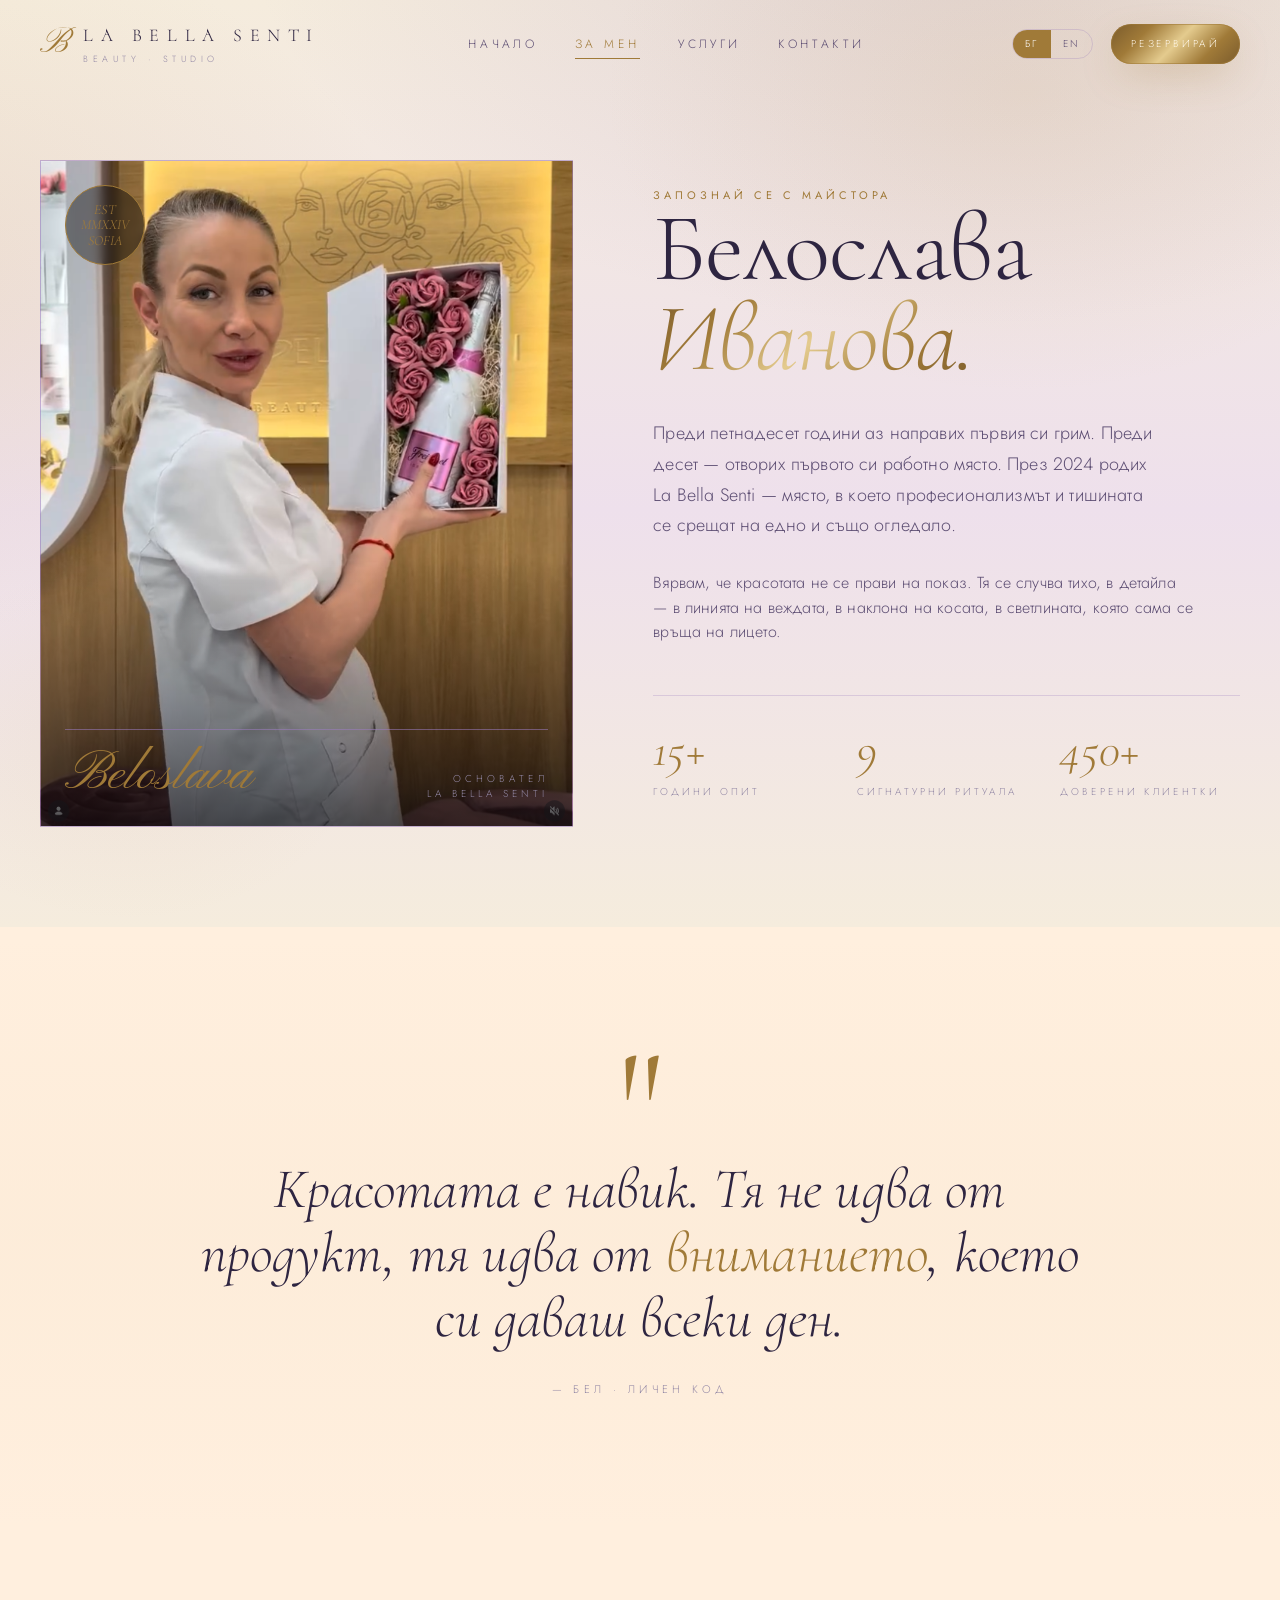
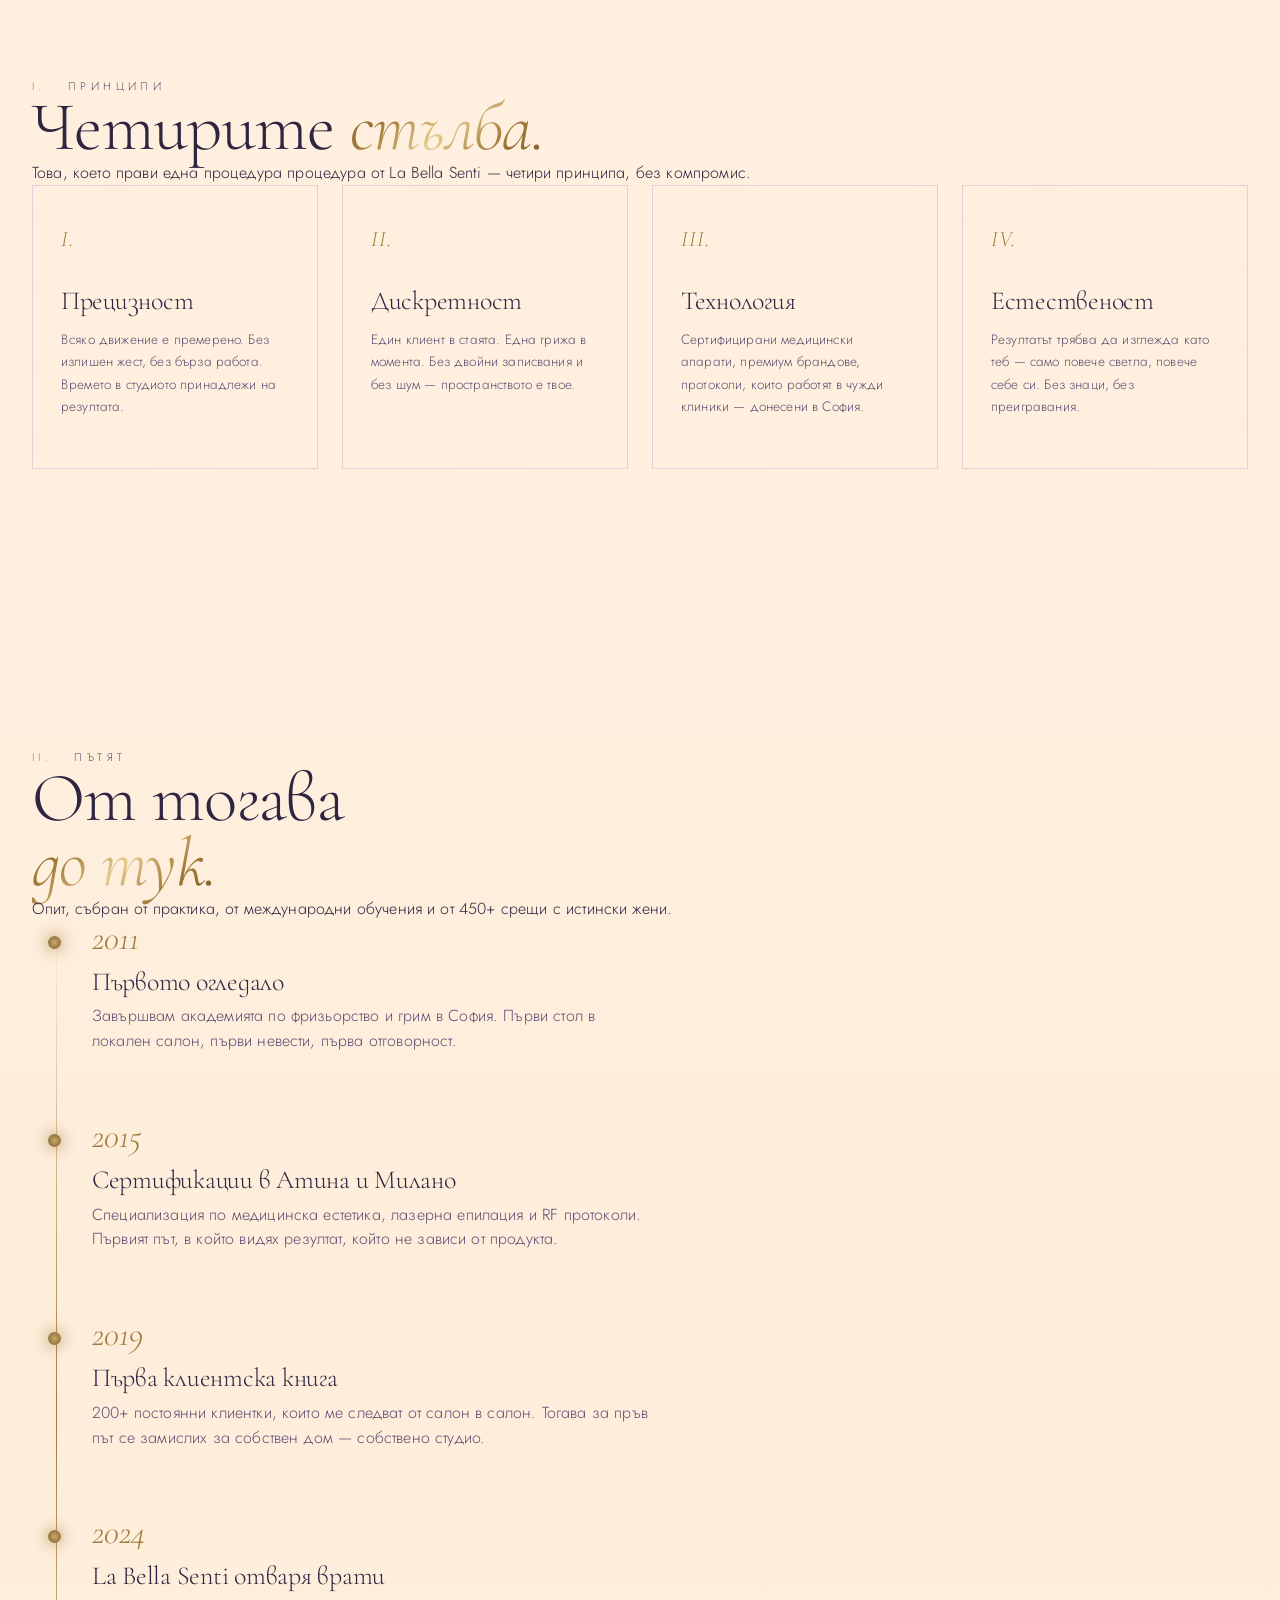
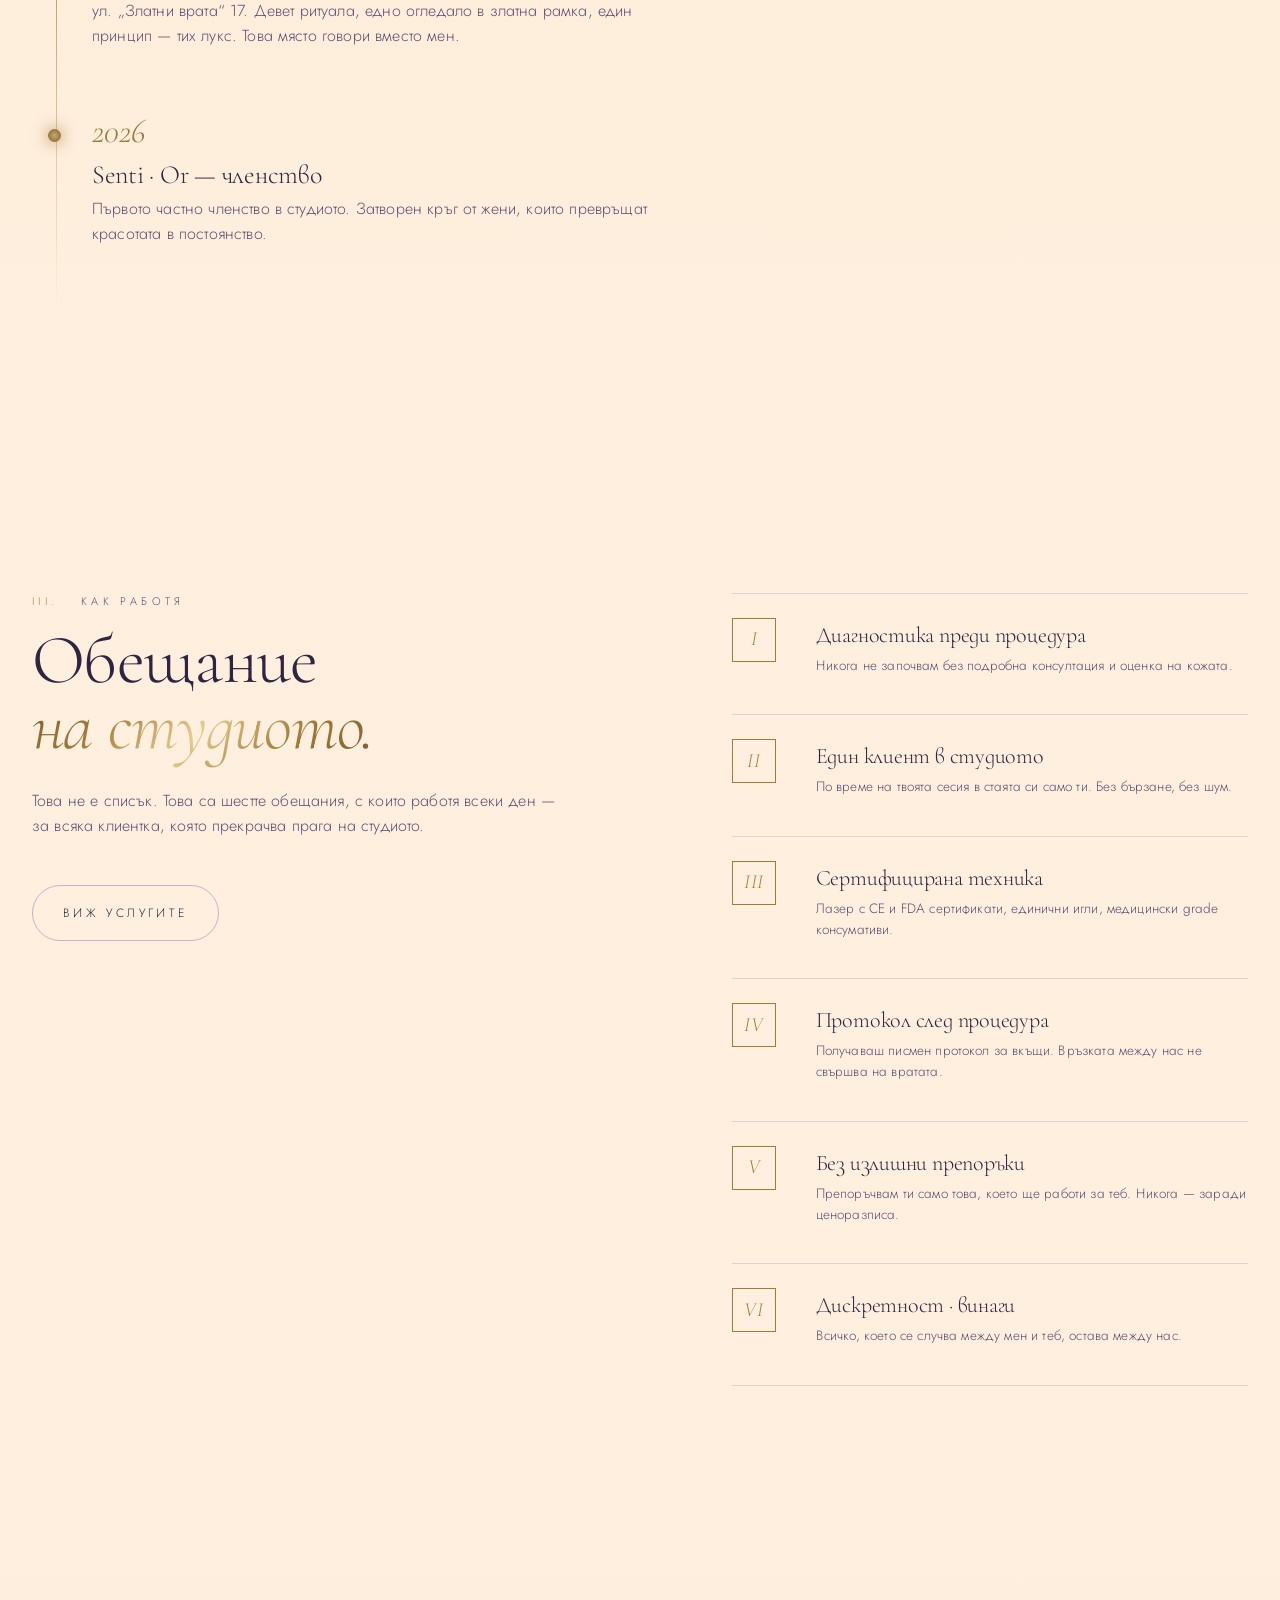
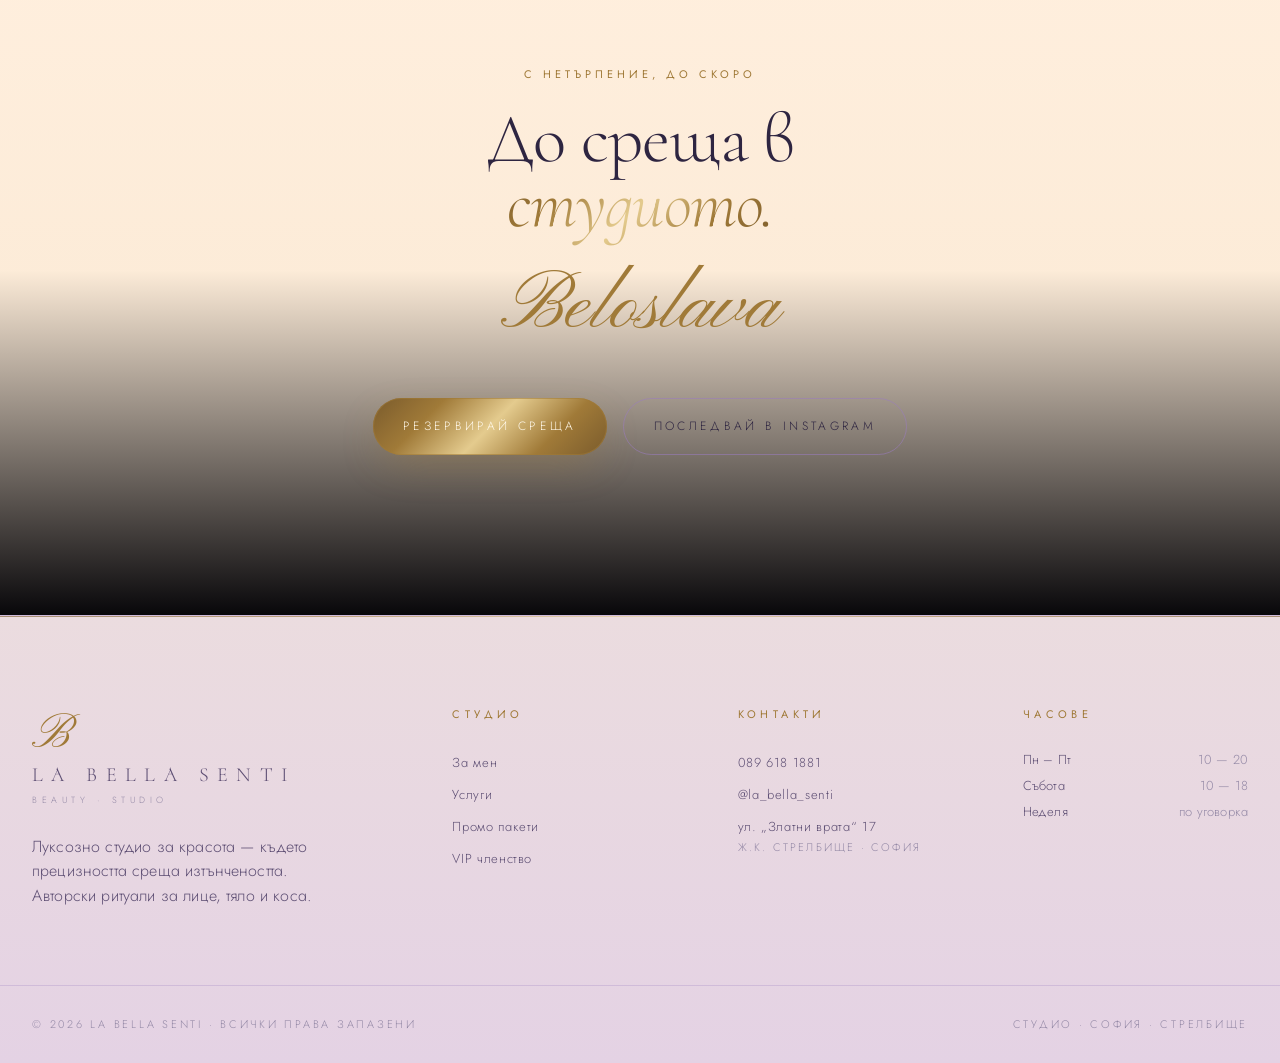
<file: about-print.html>
<!doctype html>
<html lang="bg">
<head>
<meta charset="utf-8"/>
<meta name="viewport" content="width=device-width,initial-scale=1"/>
<title>За мен — La Bella Senti</title>
<link rel="preconnect" href="https://fonts.googleapis.com"/>
<link rel="preconnect" href="https://fonts.gstatic.com" crossorigin/>
<link href="https://fonts.googleapis.com/css2?family=Cormorant+Garamond:ital,wght@0,300;0,400;0,500;1,300;1,400&family=Jost:wght@300;400;500&family=Pinyon+Script&family=JetBrains+Mono:wght@300;400&display=swap" rel="stylesheet"/>
<link rel="stylesheet" href="assets/theme.css"/>
<style>
  .about-hero{
    padding:160px 0 100px;
    background:var(--grad-page);
    position:relative;overflow:hidden;
  }
  .about-hero::before{
    content:"";position:absolute;inset:0;pointer-events:none;
    background:
      radial-gradient(ellipse 700px 500px at 80% 10%, rgba(201,169,106,.16), transparent 60%),
      radial-gradient(ellipse 400px 300px at 10% 80%, rgba(201,169,106,.08), transparent 60%);
  }
  .about-grid{
    display:grid;grid-template-columns:1fr 1.1fr;gap:80px;align-items:center;
    position:relative;z-index:2;max-width:var(--maxw);margin:0 auto;padding:0 40px;
  }
  @media(max-width:960px){.about-grid{grid-template-columns:1fr;gap:50px;}}

  .ab-port{
    position:relative;aspect-ratio:4/5;
    border:1px solid var(--line-strong);
    overflow:hidden;
    background:url("assets/owner.png") center 18% / cover no-repeat;
  }
  .ab-port::before{content:"";position:absolute;inset:-14px;border:1px solid var(--line);}
  .ab-port::after{content:"";position:absolute;inset:0;background:linear-gradient(180deg,transparent 60%, rgba(8,7,10,.7));}
  .ab-port .seal{
    position:absolute;left:24px;top:24px;width:80px;height:80px;
    border:1px solid var(--gold);border-radius:50%;
    display:flex;align-items:center;justify-content:center;
    color:var(--gold);font-family:"Cormorant Garamond",serif;font-style:italic;font-size:14px;text-align:center;line-height:1.1;
    background:rgba(0,0,0,.4);backdrop-filter:blur(4px);z-index:2;
  }
  .ab-port .sigblock{
    position:absolute;left:24px;bottom:24px;right:24px;z-index:2;
    display:flex;justify-content:space-between;align-items:end;
    padding-top:18px;border-top:1px solid var(--line-strong);
  }
  .ab-port .sig{font-family:"Pinyon Script",cursive;font-size:54px;color:var(--gold);line-height:1;}
  .ab-port .role{font-size:10px;letter-spacing:.4em;text-transform:uppercase;color:var(--ink-dim);text-align:right;}

  .ab-copy h1{
    font-size:clamp(56px,7.5vw,108px);
    line-height:.94;margin-bottom:34px;
  }
  .ab-copy .lead{font-size:18px;line-height:1.7;color:var(--ink-mute);margin-bottom:30px;max-width:50ch;}
  .ab-fact{display:grid;grid-template-columns:repeat(3,1fr);gap:24px;margin-top:50px;padding-top:30px;border-top:1px solid var(--line);}
  .ab-fact .f{}
  .ab-fact .num{font-family:"Cormorant Garamond",serif;font-size:48px;color:var(--gold);font-style:italic;line-height:1;}
  .ab-fact .lbl{font-size:10px;letter-spacing:.3em;text-transform:uppercase;color:var(--ink-dim);margin-top:10px;}

  /* Philosophy */
  .philo{
    padding:140px 0;
    background:linear-gradient(180deg,transparent, rgba(201,169,106,.04), transparent);
    position:relative;
  }
  .pull-quote{
    max-width:1000px;margin:0 auto;text-align:center;padding:0 32px;position:relative;
  }
  .pull-quote .mark{font-family:"Cormorant Garamond",serif;font-size:160px;color:var(--gold);line-height:.5;height:60px;}
  .pull-quote q{
    quotes:none;
    font-family:"Cormorant Garamond",serif;
    font-style:italic;font-weight:300;
    font-size:clamp(32px,4.4vw,58px);
    line-height:1.15;
    color:var(--ink);
    display:block;
    margin:30px 0;
  }
  .pull-quote q .em{color:var(--gold);}
  .pull-quote .att{color:var(--ink-dim);font-size:11px;letter-spacing:.4em;text-transform:uppercase;margin-top:30px;}

  /* Pillars */
  .pillars{display:grid;grid-template-columns:repeat(4,1fr);gap:24px;}
  @media(max-width:960px){.pillars{grid-template-columns:1fr 1fr;}}
  @media(max-width:600px){.pillars{grid-template-columns:1fr;}}
  .pillar{
    border:1px solid var(--line);
    padding:36px 28px;
    background:linear-gradient(160deg,rgba(255,255,255,.02),rgba(0,0,0,0));
    position:relative;transition:border-color .4s, transform .4s;
  }
  .pillar:hover{border-color:var(--line-strong);transform:translateY(-3px);}
  .pillar .rm{color:var(--gold);font-family:"Cormorant Garamond",serif;font-size:22px;font-style:italic;letter-spacing:.05em;margin-bottom:30px;display:block;}
  .pillar h3{font-size:26px;margin-bottom:14px;}
  .pillar p{font-size:13.5px;line-height:1.65;}

  /* Timeline */
  .tl-wrap{position:relative;padding-left:60px;}
  .tl-wrap::before{content:"";position:absolute;left:24px;top:8px;bottom:8px;width:1px;background:linear-gradient(180deg,transparent, var(--gold), transparent);}
  .tl-item{position:relative;padding:0 0 50px 0;}
  .tl-item::before{
    content:"";position:absolute;left:-44px;top:14px;width:13px;height:13px;border-radius:50%;
    background:radial-gradient(circle, var(--gold-2), var(--gold-3));
    box-shadow:0 0 16px var(--gold);
  }
  .tl-item .yr{font-family:"Cormorant Garamond",serif;font-style:italic;color:var(--gold);font-size:34px;line-height:1;margin-bottom:12px;}
  .tl-item h3{font-size:26px;margin-bottom:8px;}
  .tl-item p{max-width:62ch;}

  /* Trust */
  .trust{display:grid;grid-template-columns:1.2fr 1fr;gap:80px;align-items:start;}
  @media(max-width:960px){.trust{grid-template-columns:1fr;}}
  .trust-list{display:grid;gap:0;border-top:1px solid var(--line);}
  .trust-list .row{display:grid;grid-template-columns:60px 1fr;gap:24px;padding:24px 0;border-bottom:1px solid var(--line);align-items:start;}
  .trust-list .row .ic{
    width:44px;height:44px;border:1px solid var(--gold);display:flex;align-items:center;justify-content:center;
    color:var(--gold);font-family:"Cormorant Garamond",serif;font-style:italic;font-size:20px;
  }
  .trust-list h4{font-size:22px;margin-bottom:4px;}
  .trust-list p{font-size:13.5px;}

  .closing{
    text-align:center;padding:140px 32px 160px;position:relative;
    background:linear-gradient(180deg, transparent, rgba(201,169,106,.05), rgba(8,7,10,1));
  }
  .closing h2{margin-bottom:30px;}
  .closing .sig{font-family:"Pinyon Script",cursive;font-size:80px;color:var(--gold);line-height:1;margin-top:20px;}

  /* ============ PRINT ============ */
  @page{ size: A4 portrait; margin: 0; }
  @media print{
    html, body{
      background:#08070a !important;
      color:var(--ink);
      -webkit-print-color-adjust: exact !important;
      print-color-adjust: exact !important;
      overflow:visible !important;
    }
    /* Hide site chrome */
    .nav, footer.lbs, .sticky-book{ display:none !important; }
    /* Force reveals visible */
    .reveal{ opacity:1 !important; transform:none !important; transition:none !important; }
    /* Stop animations */
    *,*::before,*::after{ animation: none !important; transition: none !important; }
    a{ color: inherit !important; text-decoration: none !important; }

    /* Each major section becomes its own page */
    section.about-hero,
    section.philo,
    section.section,
    section.closing{
      break-after: page;
      page-break-after: always;
      min-height: 297mm;
      height: auto;
      padding: 0 !important;
      display:flex; flex-direction:column; justify-content:center;
      background:#08070a !important;
      overflow:visible !important;
    }
    section.closing{ break-after: auto; page-break-after: auto; }

    .wrap{ padding: 12mm 16mm !important; max-width:none !important; }

    /* HERO */
    .about-hero{ min-height: 297mm !important; padding: 12mm 0 !important; }
    .about-hero::before{ display:none; }
    .about-grid{
      grid-template-columns: .9fr 1.1fr !important;
      gap: 14mm !important;
      padding: 0 16mm !important;
      align-items:center !important;
    }
    .ab-port{ aspect-ratio: 4/5 !important; max-height: 220mm; }
    .ab-port::before, .ab-port::after{ display:block; }
    .ab-copy h1{ font-size: 56pt !important; line-height: .95 !important; margin-bottom: 8mm !important; }
    .ab-copy .lead{ font-size: 11pt !important; max-width: 50ch !important; margin-bottom: 6mm !important; }
    .ab-copy p{ font-size: 10pt !important; line-height: 1.55 !important; }
    .ab-fact{ grid-template-columns: repeat(3,1fr) !important; gap: 6mm !important; margin-top: 10mm !important; padding-top: 6mm !important; }
    .ab-fact .num{ font-size: 32pt !important; }
    .ab-fact .lbl{ font-size: 8pt !important; }

    /* PHILOSOPHY */
    .philo{ min-height: 297mm !important; padding: 0 !important; }
    .pull-quote{ padding: 0 28mm !important; }
    .pull-quote .mark{ font-size: 90pt !important; height: 30mm !important; }
    .pull-quote q{ font-size: 26pt !important; margin: 8mm 0 !important; }
    .pull-quote .att{ font-size: 8pt !important; margin-top: 10mm !important; }

    /* PILLARS section */
    .pillars{ grid-template-columns: repeat(4,1fr) !important; gap: 4mm !important; }
    .pillar{ padding: 8mm 6mm !important; break-inside: avoid; page-break-inside: avoid; }
    .pillar .rm{ font-size: 14pt !important; margin-bottom: 12mm !important; }
    .pillar h3{ font-size: 16pt !important; }
    .pillar p{ font-size: 9.5pt !important; line-height: 1.55 !important; }

    /* TIMELINE */
    .tl-wrap{ padding-left: 20mm !important; }
    .tl-wrap::before{ left: 8mm !important; }
    .tl-item{ padding-bottom: 8mm !important; break-inside: avoid; page-break-inside: avoid; }
    .tl-item::before{ left: -14mm !important; width: 9px !important; height: 9px !important; }
    .tl-item .yr{ font-size: 20pt !important; margin-bottom: 4mm !important; }
    .tl-item h3{ font-size: 14pt !important; }
    .tl-item p{ font-size: 9.5pt !important; line-height: 1.55 !important; max-width: 70ch !important; }

    /* TRUST */
    .trust{ grid-template-columns: 1fr 1.2fr !important; gap: 14mm !important; }
    .trust-list .row{ padding: 4mm 0 !important; }
    .trust-list h4{ font-size: 13pt !important; }
    .trust-list p{ font-size: 9.5pt !important; }
    .trust-list .ic{ width: 10mm !important; height: 10mm !important; font-size: 13pt !important; }
    .trust .btn{ display:none !important; }

    /* SECT HEAD */
    .sect-head{ grid-template-columns: 1fr !important; gap: 8mm !important; margin-bottom: 10mm !important; padding-bottom: 6mm !important; }
    .sect-head h2{ font-size: 32pt !important; }
    .sect-head .right{ font-size: 10pt !important; max-width: 70ch !important; }
    .kicker, .eyebrow{ font-size: 8pt !important; letter-spacing: .35em !important; }

    /* CLOSING */
    .closing{ min-height: 297mm !important; padding: 30mm 16mm !important; justify-content:center !important; }
    .closing h2{ font-size: 48pt !important; }
    .closing .sig{ font-size: 60pt !important; }
    .closing .btn{ display:none !important; }

    h1,h2,h3{ break-after:avoid; page-break-after:avoid; }
  }

</style>
</head>
<body data-page="about">

<!-- HERO -->
<section class="about-hero" data-screen-label="About Hero">
  <div class="about-grid">
    <div class="reveal">
      <div class="ab-port">
        <div class="seal">EST<br/>MMXXIV<br/>SOFIA</div>
        <div class="sigblock">
          <span class="sig">Beloslava</span>
          <span class="role" data-i18n-bg="Основател<br/>La Bella Senti" data-i18n-en="Founder<br/>La Bella Senti">Основател<br/>La Bella Senti</span>
        </div>
      </div>
    </div>
    <div class="ab-copy">
      <div class="eyebrow reveal" data-i18n-bg="Запознай се с майстора" data-i18n-en="Meet the maker">Запознай се с майстора</div>
      <h1 class="reveal" style="--d:120ms;">
        <span data-i18n-bg="Белослава" data-i18n-en="Beloslava">Белослава</span><br/>
        <span class="italic gold" data-i18n-bg="Иванова." data-i18n-en="Ivanova.">Иванова.</span>
      </h1>
      <p class="lead reveal" style="--d:240ms;" data-i18n-bg="Преди петнадесет години аз направих първия си грим. Преди десет — отворих първото си работно място. През 2024 родих La Bella Senti — място, в което професионализмът и тишината се срещат на едно и също огледало." data-i18n-en="Fifteen years ago I did my first makeup. Ten years ago I had my first chair. In 2024 I founded La Bella Senti — a place where professionalism and quiet meet at the same mirror.">
        Преди петнадесет години аз направих първия си грим. Преди десет — отворих първото си работно място. През 2024 родих La Bella Senti — място, в което професионализмът и тишината се срещат на едно и също огледало.
      </p>
      <p class="reveal" style="--d:360ms;" data-i18n-bg="Вярвам, че красотата не се прави на показ. Тя се случва тихо, в детайла — в линията на веждата, в наклона на косата, в светлината, която сама се връща на лицето." data-i18n-en="I believe beauty isn't put on display. It happens quietly, in the detail — in the line of a brow, the lean of the hair, the light that returns on its own to the face.">
        Вярвам, че красотата не се прави на показ. Тя се случва тихо, в детайла — в линията на веждата, в наклона на косата, в светлината, която сама се връща на лицето.
      </p>

      <div class="ab-fact reveal" style="--d:480ms;">
        <div class="f"><div class="num">15+</div><div class="lbl" data-i18n-bg="Години опит" data-i18n-en="Years' experience">Години опит</div></div>
        <div class="f"><div class="num">9</div><div class="lbl" data-i18n-bg="Сигнатурни ритуала" data-i18n-en="Signature rituals">Сигнатурни ритуала</div></div>
        <div class="f"><div class="num">450+</div><div class="lbl" data-i18n-bg="Доверени клиентки" data-i18n-en="Devoted clients">Доверени клиентки</div></div>
      </div>
    </div>
  </div>
</section>

<!-- PHILOSOPHY -->
<section class="philo" data-screen-label="Philosophy">
  <div class="pull-quote reveal">
    <div class="mark">"</div>
    <q>
      <span data-i18n-bg="Красотата е навик. Тя не идва от продукт, тя идва от " data-i18n-en="Beauty is a habit. It doesn't come from a product, it comes from ">Красотата е навик. Тя не идва от продукт, тя идва от </span><span class="em italic" data-i18n-bg="вниманието" data-i18n-en="attention">вниманието</span><span data-i18n-bg=", което си даваш всеки ден." data-i18n-en=" you give yourself, every single day.">, което си даваш всеки ден.</span>
    </q>
    <div class="att" data-i18n-bg="— Бел · Личен код" data-i18n-en="— Bel · Personal code">— Бел · Личен код</div>
  </div>
</section>

<!-- PILLARS -->
<section class="section" data-screen-label="Pillars">
  <div class="wrap">
    <div class="sect-head reveal">
      <div>
        <div class="kicker"><span style="color:var(--gold);">I.</span> &nbsp; <span data-i18n-bg="Принципи" data-i18n-en="Principles">Принципи</span></div>
        <h2 class="display"><span data-i18n-bg="Четирите" data-i18n-en="The four">Четирите</span> <span class="italic gold" data-i18n-bg="стълба." data-i18n-en="pillars.">стълба.</span></h2>
      </div>
      <div class="right" data-i18n-bg="Това, което прави една процедура процедура от La Bella Senti — четири принципа, без компромис." data-i18n-en="What makes a procedure a La Bella Senti procedure — four principles that don't compromise.">
        Това, което прави една процедура процедура от La Bella Senti — четири принципа, без компромис.
      </div>
    </div>

    <div class="pillars">
      <div class="pillar reveal">
        <span class="rm">I.</span>
        <h3 data-i18n-bg="Прецизност" data-i18n-en="Precision">Прецизност</h3>
        <p data-i18n-bg="Всяко движение е премерено. Без излишен жест, без бърза работа. Времето в студиото принадлежи на резултата." data-i18n-en="Every movement is measured. No wasted gesture, no rushed work. Studio time belongs to the result.">Всяко движение е премерено. Без излишен жест, без бърза работа. Времето в студиото принадлежи на резултата.</p>
      </div>
      <div class="pillar reveal" style="--d:120ms;">
        <span class="rm">II.</span>
        <h3 data-i18n-bg="Дискретност" data-i18n-en="Discretion">Дискретност</h3>
        <p data-i18n-bg="Един клиент в стаята. Една грижа в момента. Без двойни записвания и без шум — пространството е твое." data-i18n-en="One client in the room. One care at a time. No double bookings, no noise — the space is yours.">Един клиент в стаята. Една грижа в момента. Без двойни записвания и без шум — пространството е твое.</p>
      </div>
      <div class="pillar reveal" style="--d:240ms;">
        <span class="rm">III.</span>
        <h3 data-i18n-bg="Технология" data-i18n-en="Technology">Технология</h3>
        <p data-i18n-bg="Сертифицирани медицински апарати, премиум брандове, протоколи, които работят в чужди клиники — донесени в София." data-i18n-en="Certified medical-grade devices, premium brands, protocols that work in foreign clinics — brought to Sofia.">Сертифицирани медицински апарати, премиум брандове, протоколи, които работят в чужди клиники — донесени в София.</p>
      </div>
      <div class="pillar reveal" style="--d:360ms;">
        <span class="rm">IV.</span>
        <h3 data-i18n-bg="Естественост" data-i18n-en="Natural" >Естественост</h3>
        <p data-i18n-bg="Резултатът трябва да изглежда като теб — само повече светла, повече себе си. Без знаци, без преигравания." data-i18n-en="The result should look like you — only brighter, only more yourself. No tells, no overplay.">Резултатът трябва да изглежда като теб — само повече светла, повече себе си. Без знаци, без преигравания.</p>
      </div>
    </div>
  </div>
</section>

<!-- TIMELINE -->
<section class="section" data-screen-label="Timeline" style="background:linear-gradient(180deg, transparent, rgba(201,169,106,.03), transparent);">
  <div class="wrap">
    <div class="sect-head reveal">
      <div>
        <div class="kicker"><span style="color:var(--gold);">II.</span> &nbsp; <span data-i18n-bg="Пътят" data-i18n-en="The path">Пътят</span></div>
        <h2 class="display"><span data-i18n-bg="От тогава" data-i18n-en="From then,">От тогава,</span><br/><span class="italic gold" data-i18n-bg="до тук." data-i18n-en="to here.">до тук.</span></h2>
      </div>
      <div class="right" data-i18n-bg="Опит, събран от практика, от международни обучения и от 450+ срещи с истински жени." data-i18n-en="Experience built from practice, from international training and from 450+ meetings with real women.">
        Опит, събран от практика, от международни обучения и от 450+ срещи с истински жени.
      </div>
    </div>

    <div class="tl-wrap">
      <div class="tl-item reveal">
        <div class="yr">2011</div>
        <h3 data-i18n-bg="Първото огледало" data-i18n-en="The first mirror">Първото огледало</h3>
        <p data-i18n-bg="Завършвам академията по фризьорство и грим в София. Първи стол в локален салон, първи невести, първа отговорност." data-i18n-en="Graduated the Sofia academy of hairdressing and makeup. First chair in a local salon, first brides, first responsibility.">Завършвам академията по фризьорство и грим в София. Първи стол в локален салон, първи невести, първа отговорност.</p>
      </div>
      <div class="tl-item reveal" style="--d:120ms;">
        <div class="yr">2015</div>
        <h3 data-i18n-bg="Сертификации в Атина и Милано" data-i18n-en="Certifications in Athens and Milan">Сертификации в Атина и Милано</h3>
        <p data-i18n-bg="Специализация по медицинска естетика, лазерна епилация и RF протоколи. Първият път, в който видях резултат, който не зависи от продукта." data-i18n-en="A specialisation in medical aesthetics, laser epilation and RF protocols. The first time I saw a result that didn't depend on the product.">Специализация по медицинска естетика, лазерна епилация и RF протоколи. Първият път, в който видях резултат, който не зависи от продукта.</p>
      </div>
      <div class="tl-item reveal" style="--d:240ms;">
        <div class="yr">2019</div>
        <h3 data-i18n-bg="Първа клиентска книга" data-i18n-en="The first client book">Първа клиентска книга</h3>
        <p data-i18n-bg="200+ постоянни клиентки, които ме следват от салон в салон. Тогава за пръв път се замислих за собствен дом — собствено студио." data-i18n-en="200+ recurring clients, following me from chair to chair. That was the first time I imagined a home of my own — my own studio.">200+ постоянни клиентки, които ме следват от салон в салон. Тогава за пръв път се замислих за собствен дом — собствено студио.</p>
      </div>
      <div class="tl-item reveal" style="--d:360ms;">
        <div class="yr">2024</div>
        <h3 data-i18n-bg="La Bella Senti отваря врати" data-i18n-en="La Bella Senti opens its doors">La Bella Senti отваря врати</h3>
        <p data-i18n-bg="ул. „Златни врата“ 17. Девет ритуала, едно огледало в златна рамка, един принцип — тих лукс. Това място говори вместо мен." data-i18n-en="ul. Zlatni Vrata 17. Nine rituals, one mirror in a golden frame, one principle — quiet luxury. This place speaks for me.">ул. „Златни врата“ 17. Девет ритуала, едно огледало в златна рамка, един принцип — тих лукс. Това място говори вместо мен.</p>
      </div>
      <div class="tl-item reveal" style="--d:480ms;">
        <div class="yr">2026</div>
        <h3 data-i18n-bg="Senti · Or — членство" data-i18n-en="Senti · Or — membership">Senti · Or — членство</h3>
        <p data-i18n-bg="Първото частно членство в студиото. Затворен кръг от жени, които превръщат красотата в постоянство." data-i18n-en="The studio's first private membership. A closed circle of women who turn beauty into a constant.">Първото частно членство в студиото. Затворен кръг от жени, които превръщат красотата в постоянство.</p>
      </div>
    </div>
  </div>
</section>

<!-- TRUST / SERVICE APPROACH -->
<section class="section" data-screen-label="Trust">
  <div class="wrap">
    <div class="trust">
      <div class="reveal">
        <div class="kicker" style="margin-bottom:18px;"><span style="color:var(--gold);">III.</span> &nbsp; <span data-i18n-bg="Как работя" data-i18n-en="How I work">Как работя</span></div>
        <h2 class="display" style="margin-bottom:30px;"><span data-i18n-bg="Обещание" data-i18n-en="The promise">Обещание</span><br/><span class="italic gold" data-i18n-bg="на студиото." data-i18n-en="of the studio.">на студиото.</span></h2>
        <p data-i18n-bg="Това не е списък. Това са шестте обещания, с които работя всеки ден — за всяка клиентка, която прекрачва прага на студиото." data-i18n-en="This isn't a list. These are the six promises I work with every day — for every client who crosses the studio's threshold.">
          Това не е списък. Това са шестте обещания, с които работя всеки ден — за всяка клиентка, която прекрачва прага на студиото.
        </p>
        <a href="services.html" class="btn ghost" style="margin-top:30px;" data-i18n-bg="Виж услугите" data-i18n-en="Explore services">Виж услугите <span class="arrow">→</span></a>
      </div>

      <div class="trust-list reveal" style="--d:160ms;">
        <div class="row">
          <div class="ic">I</div>
          <div>
            <h4 data-i18n-bg="Диагностика преди процедура" data-i18n-en="Diagnosis before procedure">Диагностика преди процедура</h4>
            <p data-i18n-bg="Никога не започвам без подробна консултация и оценка на кожата." data-i18n-en="I never begin without a detailed consultation and skin assessment.">Никога не започвам без подробна консултация и оценка на кожата.</p>
          </div>
        </div>
        <div class="row">
          <div class="ic">II</div>
          <div>
            <h4 data-i18n-bg="Един клиент в студиото" data-i18n-en="One client in the studio">Един клиент в студиото</h4>
            <p data-i18n-bg="По време на твоята сесия в стаята си само ти. Без бързане, без шум." data-i18n-en="During your session you are the only one in the room. No rush, no noise.">По време на твоята сесия в стаята си само ти. Без бързане, без шум.</p>
          </div>
        </div>
        <div class="row">
          <div class="ic">III</div>
          <div>
            <h4 data-i18n-bg="Сертифицирана техника" data-i18n-en="Certified equipment">Сертифицирана техника</h4>
            <p data-i18n-bg="Лазер с CE и FDA сертификати, единични игли, медицински grade консумативи." data-i18n-en="CE- and FDA-certified laser, single-use needles, medical-grade consumables.">Лазер с CE и FDA сертификати, единични игли, медицински grade консумативи.</p>
          </div>
        </div>
        <div class="row">
          <div class="ic">IV</div>
          <div>
            <h4 data-i18n-bg="Протокол след процедура" data-i18n-en="Aftercare protocol">Протокол след процедура</h4>
            <p data-i18n-bg="Получаваш писмен протокол за вкъщи. Връзката между нас не свършва на вратата." data-i18n-en="You receive a written protocol for home. Our connection doesn't end at the door.">Получаваш писмен протокол за вкъщи. Връзката между нас не свършва на вратата.</p>
          </div>
        </div>
        <div class="row">
          <div class="ic">V</div>
          <div>
            <h4 data-i18n-bg="Без излишни препоръки" data-i18n-en="No upselling">Без излишни препоръки</h4>
            <p data-i18n-bg="Препоръчвам ти само това, което ще работи за теб. Никога — заради ценоразписа." data-i18n-en="I only recommend what will work for you. Never for the price list.">Препоръчвам ти само това, което ще работи за теб. Никога — заради ценоразписа.</p>
          </div>
        </div>
        <div class="row">
          <div class="ic">VI</div>
          <div>
            <h4 data-i18n-bg="Дискретност · винаги" data-i18n-en="Always discreet">Дискретност · винаги</h4>
            <p data-i18n-bg="Всичко, което се случва между мен и теб, остава между нас." data-i18n-en="Everything that happens between us stays between us.">Всичко, което се случва между мен и теб, остава между нас.</p>
          </div>
        </div>
      </div>
    </div>
  </div>
</section>

<!-- CLOSING -->
<section class="closing" data-screen-label="Closing">
  <div class="eyebrow reveal" data-i18n-bg="С нетърпение, до скоро" data-i18n-en="With anticipation, see you soon">С нетърпение, до скоро</div>
  <h2 class="display reveal" style="--d:120ms;margin-top:24px;"><span data-i18n-bg="До среща в" data-i18n-en="See you at">До среща в</span><br/><span class="italic gold" data-i18n-bg="студиото." data-i18n-en="the studio.">студиото.</span></h2>
  <div class="sig reveal" style="--d:300ms;">Beloslava</div>
  <div class="reveal" style="--d:420ms;margin-top:50px;display:inline-flex;gap:16px;flex-wrap:wrap;justify-content:center;">
    <a href="contact.html" class="btn gold" data-i18n-bg="Резервирай среща" data-i18n-en="Book a visit">Резервирай среща <span class="arrow">→</span></a>
    <a target="_blank" href="https://www.instagram.com/la_bella_senti_beauty_studio/" class="btn ghost" data-i18n-bg="Последвай в Instagram" data-i18n-en="Follow on Instagram">Последвай в Instagram <span class="arrow">→</span></a>
  </div>
</section>

<script src="assets/site.js"></script>
<script>
  (function(){
    const trigger = () => setTimeout(() => window.print(), 500);
    if (document.fonts && document.fonts.ready) {
      document.fonts.ready.then(trigger);
    } else {
      window.addEventListener('load', trigger);
    }
  })();
</script>
</body>
</html>
</file>
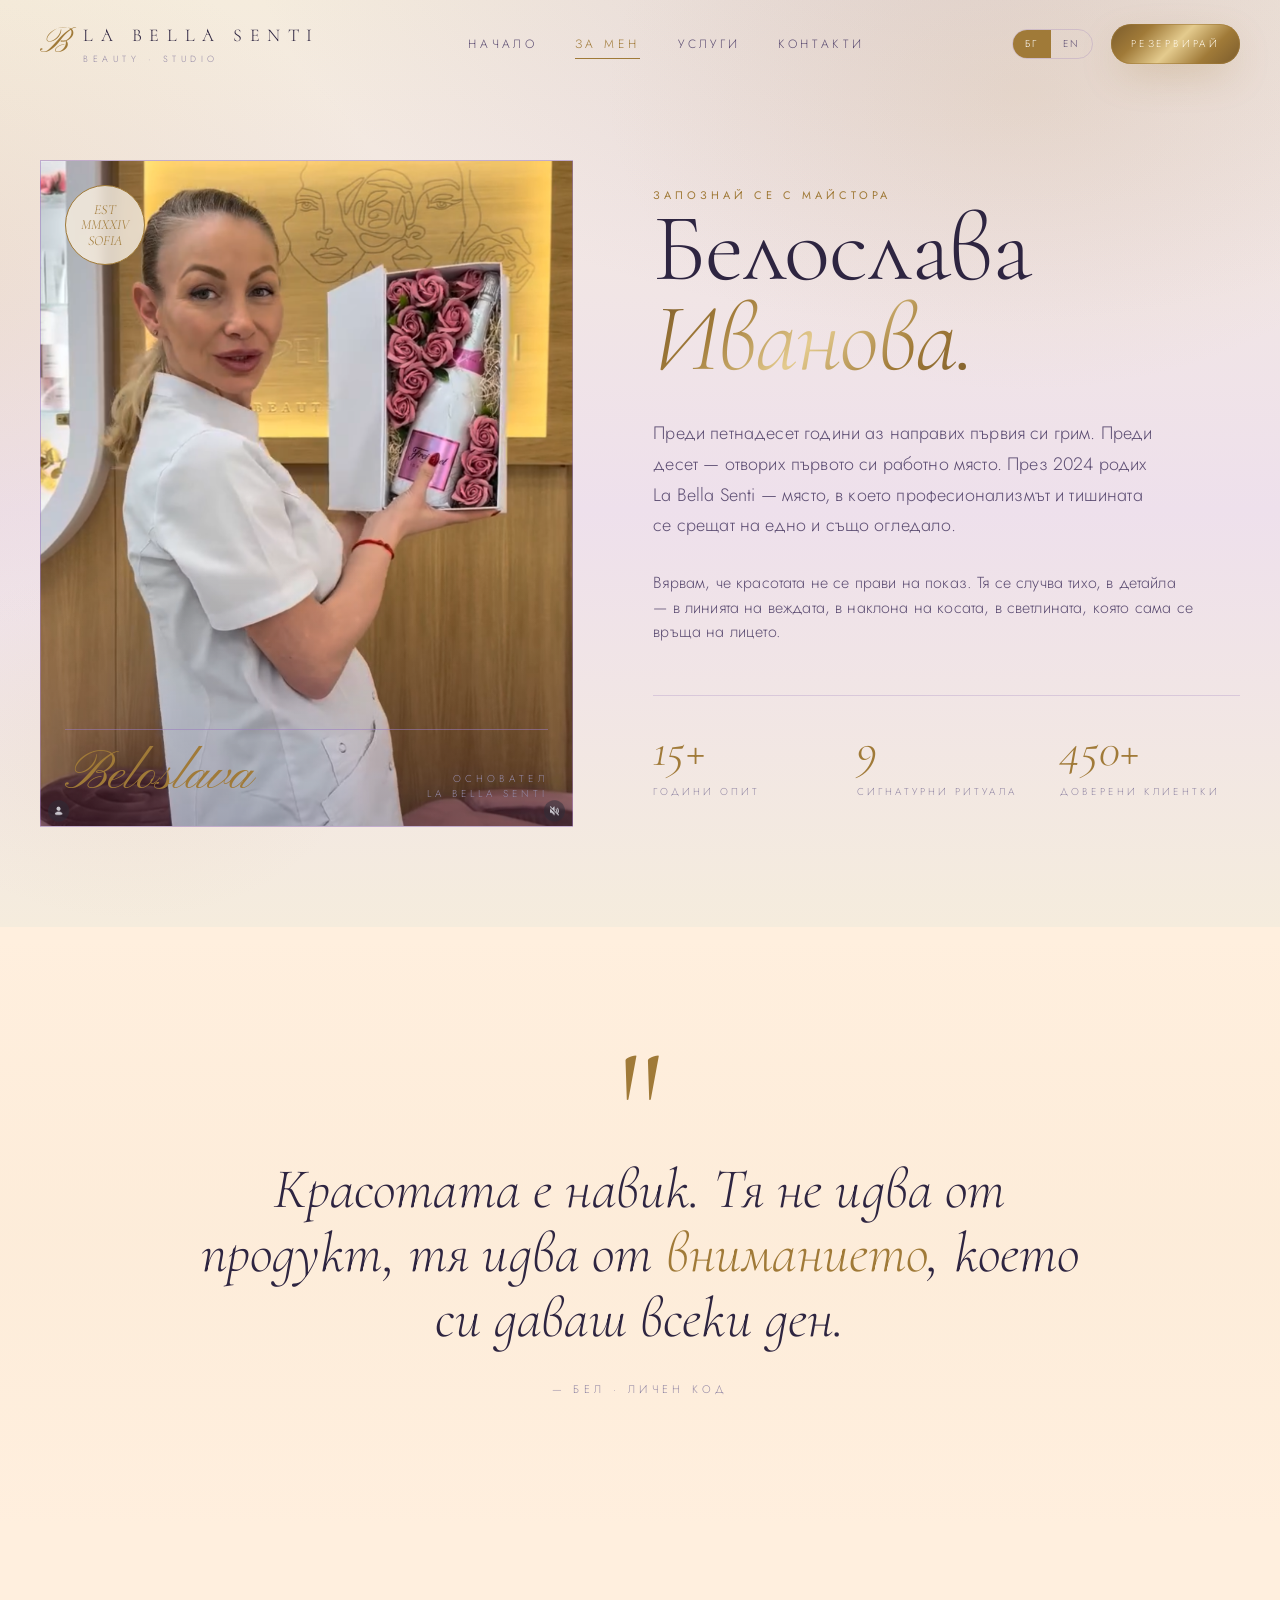
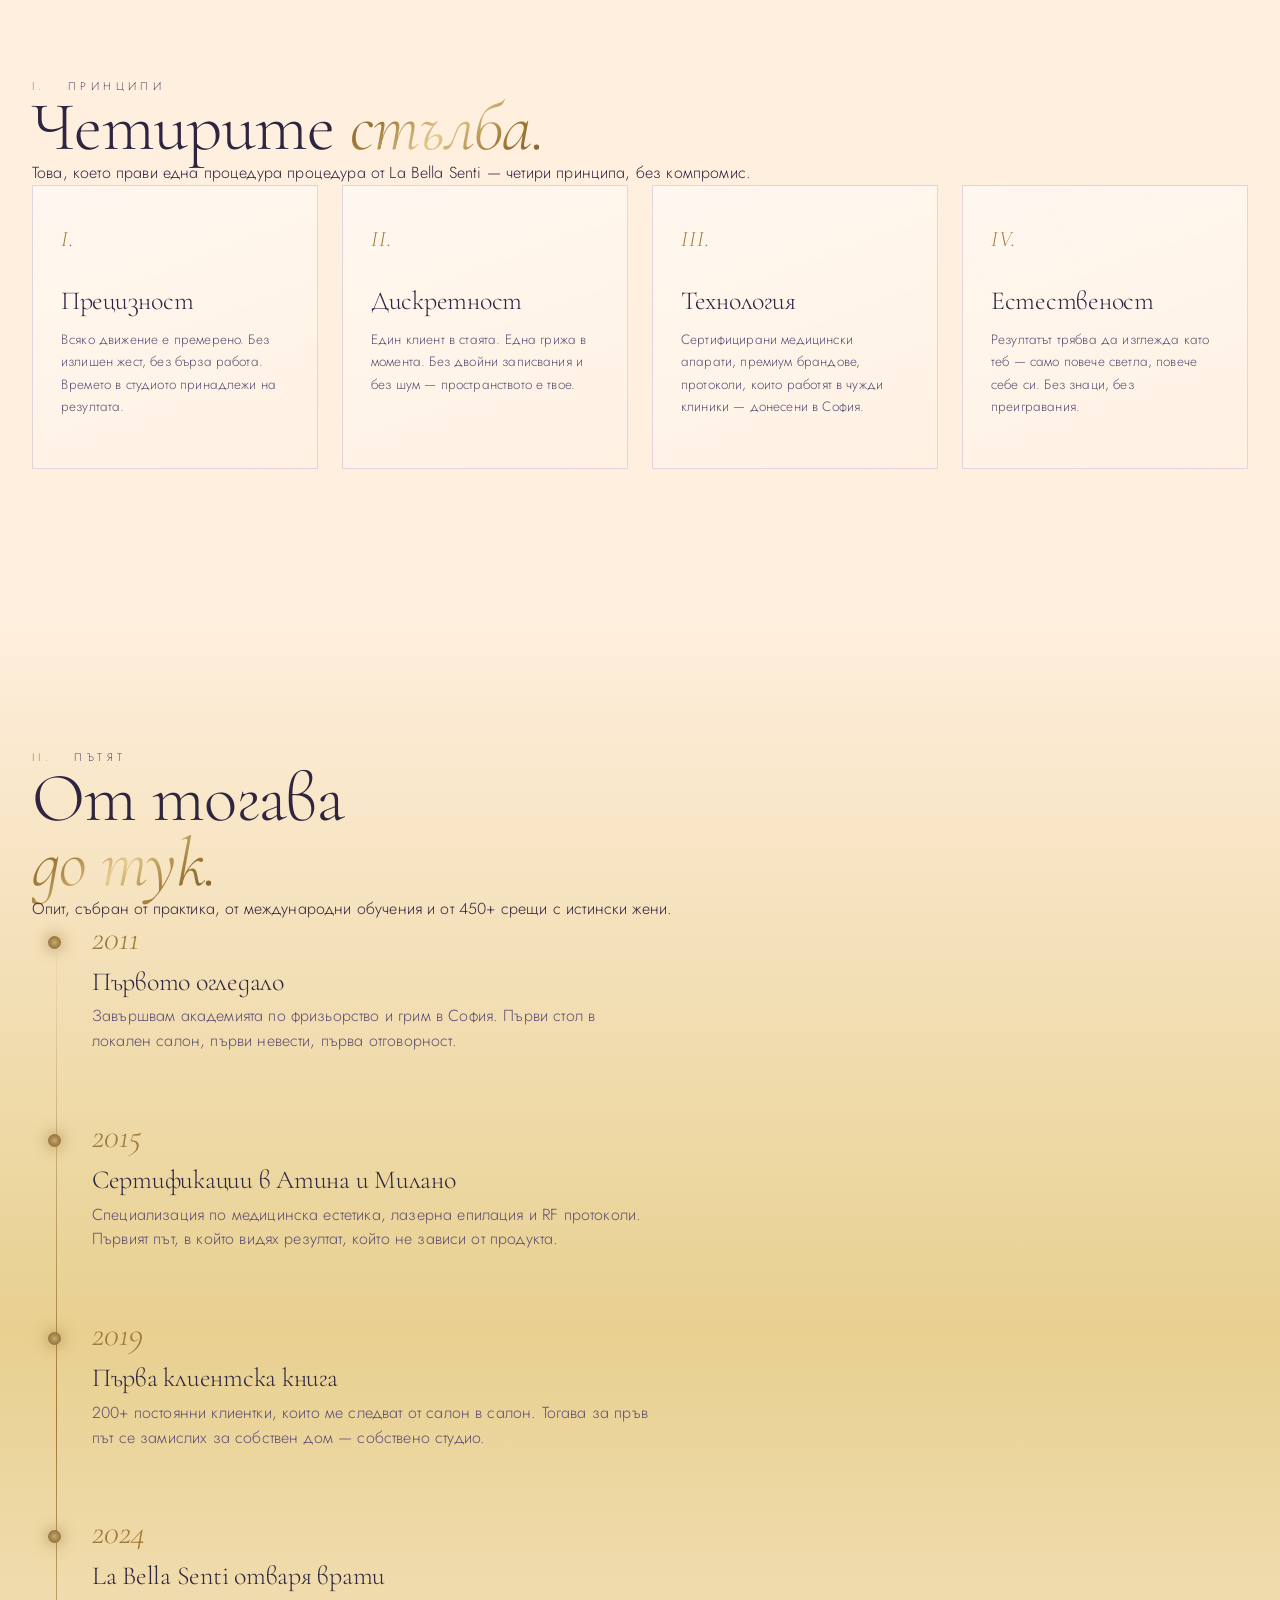
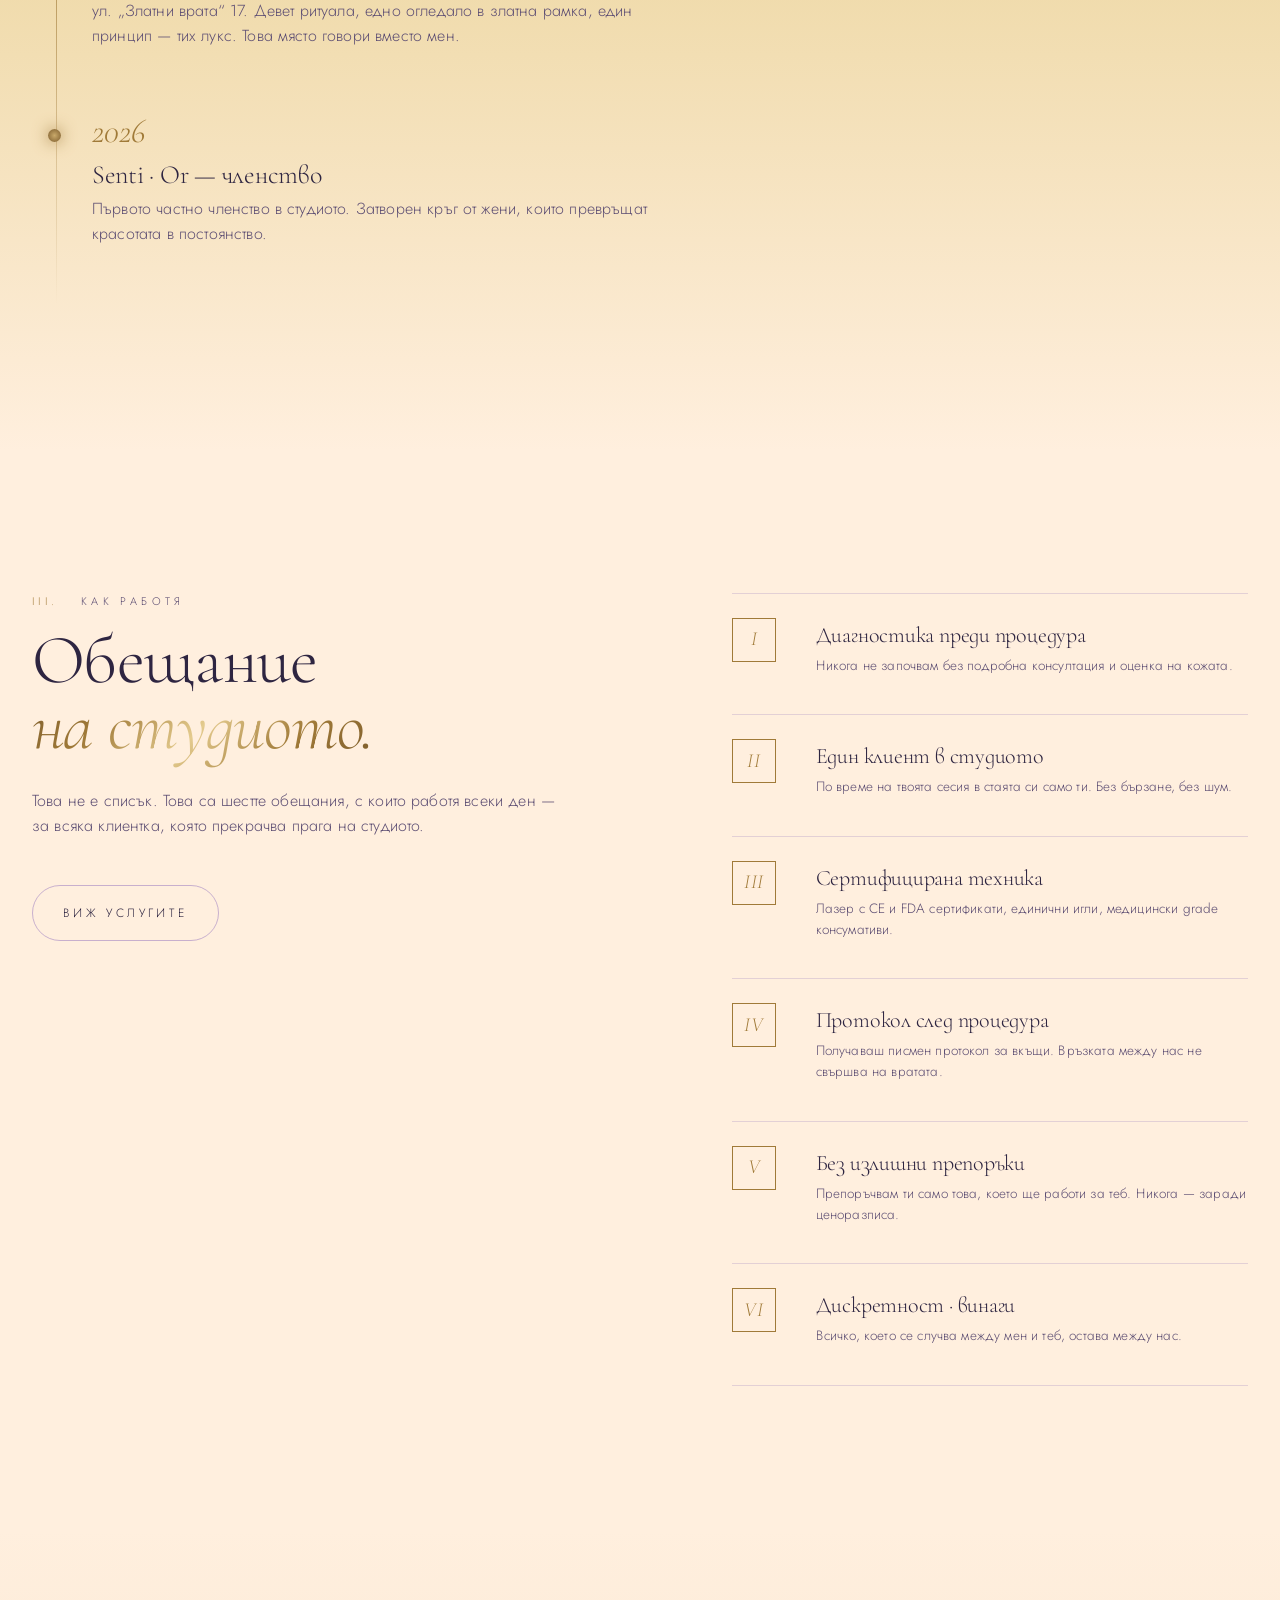
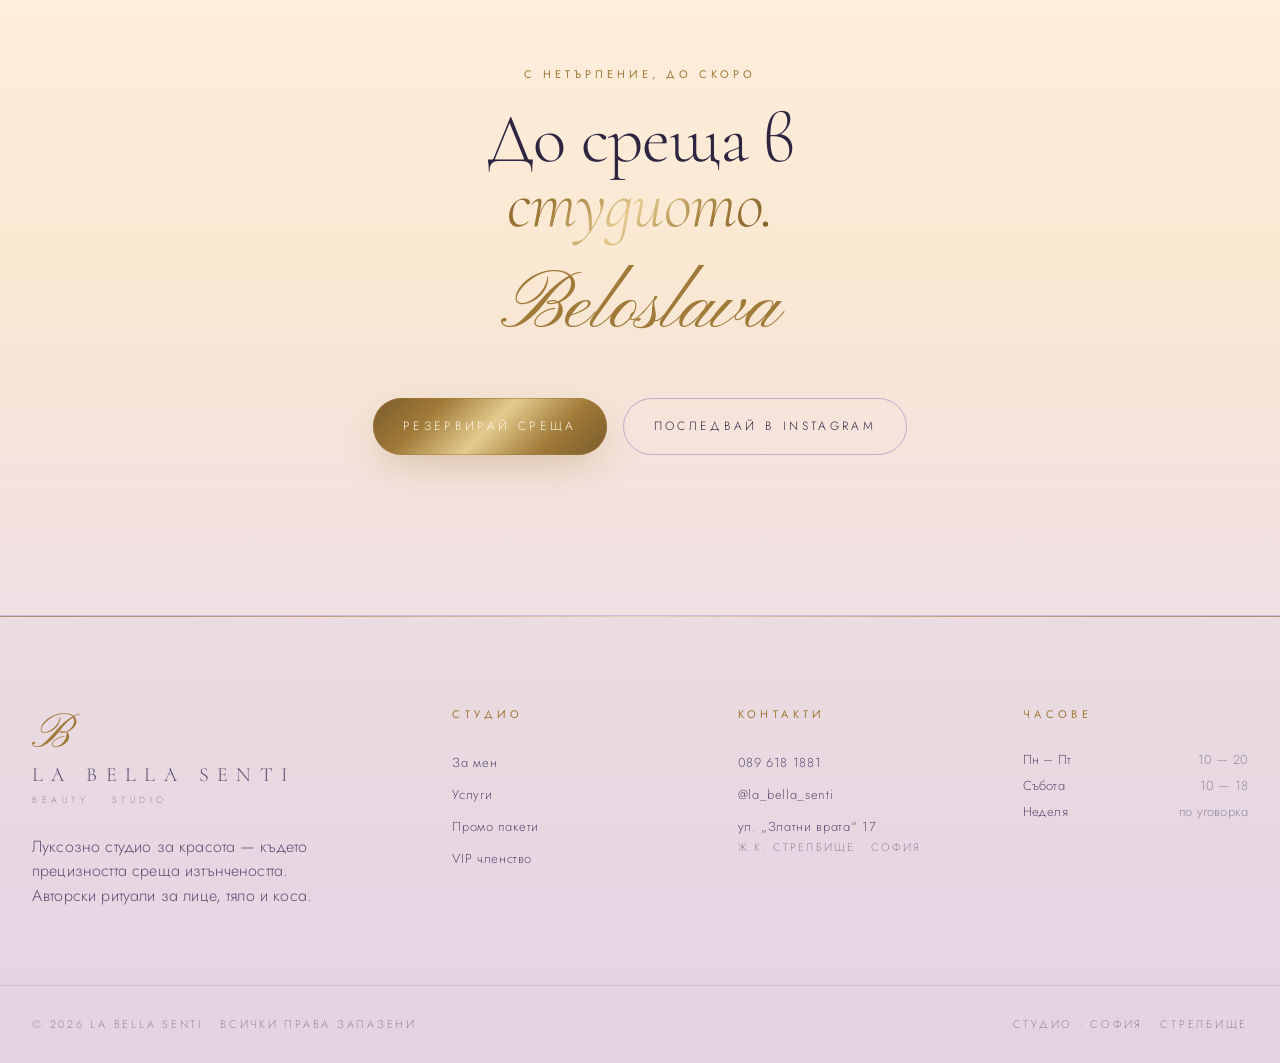
<file: about.html>
<!doctype html>
<html lang="bg">
<head>
<meta charset="utf-8"/>
<meta name="viewport" content="width=device-width,initial-scale=1"/>
<title>За мен — La Bella Senti</title>
<link rel="preconnect" href="https://fonts.googleapis.com"/>
<link rel="preconnect" href="https://fonts.gstatic.com" crossorigin/>
<link href="https://fonts.googleapis.com/css2?family=Cormorant+Garamond:ital,wght@0,300;0,400;0,500;1,300;1,400&family=Jost:wght@300;400;500&family=Pinyon+Script&family=JetBrains+Mono:wght@300;400&display=swap" rel="stylesheet"/>
<link rel="stylesheet" href="assets/theme.css"/>
<style>
  .about-hero{
    padding:160px 0 100px;
    background:var(--grad-page);
    position:relative;overflow:hidden;
  }
  .about-hero::before{
    content:"";position:absolute;inset:0;pointer-events:none;
    background:
      radial-gradient(ellipse 700px 500px at 80% 10%, rgba(201,169,106,.16), transparent 60%),
      radial-gradient(ellipse 400px 300px at 10% 80%, rgba(201,169,106,.08), transparent 60%);
  }
  .about-grid{
    display:grid;grid-template-columns:1fr 1.1fr;gap:80px;align-items:center;
    position:relative;z-index:2;max-width:var(--maxw);margin:0 auto;padding:0 40px;
  }
  @media(max-width:960px){.about-grid{grid-template-columns:1fr;gap:50px;}}

  .ab-port{
    position:relative;aspect-ratio:4/5;
    border:1px solid var(--line-strong);
    overflow:hidden;
    background:url("assets/owner.png") center 18% / cover no-repeat;
  }
  .ab-port::before{content:"";position:absolute;inset:-14px;border:1px solid var(--line);}
  .ab-port::after{content:"";position:absolute;inset:0;background:linear-gradient(180deg,transparent 60%, rgba(46,37,65,.28));}
  .ab-port .seal{
    position:absolute;left:24px;top:24px;width:80px;height:80px;
    border:1px solid var(--gold);border-radius:50%;
    display:flex;align-items:center;justify-content:center;
    color:var(--gold);font-family:"Cormorant Garamond",serif;font-style:italic;font-size:14px;text-align:center;line-height:1.1;
    background:rgba(245,236,221,.85);backdrop-filter:blur(4px);z-index:2;
  }
  .ab-port .sigblock{
    position:absolute;left:24px;bottom:24px;right:24px;z-index:2;
    display:flex;justify-content:space-between;align-items:end;
    padding-top:18px;border-top:1px solid var(--line-strong);
  }
  .ab-port .sig{font-family:"Pinyon Script",cursive;font-size:54px;color:var(--gold);line-height:1;}
  .ab-port .role{font-size:10px;letter-spacing:.4em;text-transform:uppercase;color:var(--ink-dim);text-align:right;}

  .ab-copy h1{
    font-size:clamp(56px,7.5vw,108px);
    line-height:.94;margin-bottom:34px;
  }
  .ab-copy .lead{font-size:18px;line-height:1.7;color:var(--ink-mute);margin-bottom:30px;max-width:50ch;}
  .ab-fact{display:grid;grid-template-columns:repeat(3,1fr);gap:24px;margin-top:50px;padding-top:30px;border-top:1px solid var(--line);}
  .ab-fact .f{}
  .ab-fact .num{font-family:"Cormorant Garamond",serif;font-size:48px;color:var(--gold);font-style:italic;line-height:1;}
  .ab-fact .lbl{font-size:10px;letter-spacing:.3em;text-transform:uppercase;color:var(--ink-dim);margin-top:10px;}

  /* Philosophy */
  .philo{
    padding:140px 0;
    background:linear-gradient(180deg,transparent, rgba(201,169,106,.04), transparent);
    position:relative;
  }
  .pull-quote{
    max-width:1000px;margin:0 auto;text-align:center;padding:0 32px;position:relative;
  }
  .pull-quote .mark{font-family:"Cormorant Garamond",serif;font-size:160px;color:var(--gold);line-height:.5;height:60px;}
  .pull-quote q{
    quotes:none;
    font-family:"Cormorant Garamond",serif;
    font-style:italic;font-weight:300;
    font-size:clamp(32px,4.4vw,58px);
    line-height:1.15;
    color:var(--ink);
    display:block;
    margin:30px 0;
  }
  .pull-quote q .em{color:var(--gold);}
  .pull-quote .att{color:var(--ink-dim);font-size:11px;letter-spacing:.4em;text-transform:uppercase;margin-top:30px;}

  /* Pillars */
  .pillars{display:grid;grid-template-columns:repeat(4,1fr);gap:24px;}
  @media(max-width:960px){.pillars{grid-template-columns:1fr 1fr;}}
  @media(max-width:600px){.pillars{grid-template-columns:1fr;}}
  .pillar{
    border:1px solid var(--line);
    padding:36px 28px;
    background:linear-gradient(160deg,rgba(255,255,255,.55),rgba(255,255,255,.15));
    position:relative;transition:border-color .4s, transform .4s;
  }
  .pillar:hover{border-color:var(--line-strong);transform:translateY(-3px);}
  .pillar .rm{color:var(--gold);font-family:"Cormorant Garamond",serif;font-size:22px;font-style:italic;letter-spacing:.05em;margin-bottom:30px;display:block;}
  .pillar h3{font-size:26px;margin-bottom:14px;}
  .pillar p{font-size:13.5px;line-height:1.65;}

  /* Timeline */
  .tl-wrap{position:relative;padding-left:60px;}
  .tl-wrap::before{content:"";position:absolute;left:24px;top:8px;bottom:8px;width:1px;background:linear-gradient(180deg,transparent, var(--gold), transparent);}
  .tl-item{position:relative;padding:0 0 50px 0;}
  .tl-item::before{
    content:"";position:absolute;left:-44px;top:14px;width:13px;height:13px;border-radius:50%;
    background:radial-gradient(circle, var(--gold-2), var(--gold-3));
    box-shadow:0 0 16px var(--gold);
  }
  .tl-item .yr{font-family:"Cormorant Garamond",serif;font-style:italic;color:var(--gold);font-size:34px;line-height:1;margin-bottom:12px;}
  .tl-item h3{font-size:26px;margin-bottom:8px;}
  .tl-item p{max-width:62ch;}

  /* Trust */
  .trust{display:grid;grid-template-columns:1.2fr 1fr;gap:80px;align-items:start;}
  @media(max-width:960px){.trust{grid-template-columns:1fr;}}
  .trust-list{display:grid;gap:0;border-top:1px solid var(--line);}
  .trust-list .row{display:grid;grid-template-columns:60px 1fr;gap:24px;padding:24px 0;border-bottom:1px solid var(--line);align-items:start;}
  .trust-list .row .ic{
    width:44px;height:44px;border:1px solid var(--gold);display:flex;align-items:center;justify-content:center;
    color:var(--gold);font-family:"Cormorant Garamond",serif;font-style:italic;font-size:20px;
  }
  .trust-list h4{font-size:22px;margin-bottom:4px;}
  .trust-list p{font-size:13.5px;}

  .closing{
    text-align:center;padding:140px 32px 160px;position:relative;
    background:linear-gradient(180deg, transparent, rgba(201,169,106,.10), rgba(229,213,232,.6));
  }
  .closing h2{margin-bottom:30px;}
  .closing .sig{font-family:"Pinyon Script",cursive;font-size:80px;color:var(--gold);line-height:1;margin-top:20px;}

</style>
</head>
<body data-page="about">

<!-- HERO -->
<section class="about-hero" data-screen-label="About Hero">
  <div class="about-grid">
    <div class="reveal">
      <div class="ab-port">
        <div class="seal">EST<br/>MMXXIV<br/>SOFIA</div>
        <div class="sigblock">
          <span class="sig">Beloslava</span>
          <span class="role" data-i18n-bg="Основател<br/>La Bella Senti" data-i18n-en="Founder<br/>La Bella Senti">Основател<br/>La Bella Senti</span>
        </div>
      </div>
    </div>
    <div class="ab-copy">
      <div class="eyebrow reveal" data-i18n-bg="Запознай се с майстора" data-i18n-en="Meet the maker">Запознай се с майстора</div>
      <h1 class="reveal d-120">
        <span data-i18n-bg="Белослава" data-i18n-en="Белослава">Beloslava</span><br/>
        <span class="italic gold" data-i18n-bg="Иванова." data-i18n-en="Ivanova.">Иванова.</span>
      </h1>
      <p class="lead reveal d-240" data-i18n-bg="Преди петнадесет години аз направих първия си грим. Преди десет — отворих първото си работно място. През 2024 родих La Bella Senti — място, в което професионализмът и тишината се срещат на едно и също огледало." data-i18n-en="Fifteen years ago I did my first makeup. Ten years ago I had my first chair. In 2024 I founded La Bella Senti — a place where professionalism and quiet meet at the same mirror.">
        Преди петнадесет години аз направих първия си грим. Преди десет — отворих първото си работно място. През 2024 родих La Bella Senti — място, в което професионализмът и тишината се срещат на едно и също огледало.
      </p>
      <p class="reveal d-360" data-i18n-bg="Вярвам, че красотата не се прави на показ. Тя се случва тихо, в детайла — в линията на веждата, в наклона на косата, в светлината, която сама се връща на лицето." data-i18n-en="I believe beauty isn't put on display. It happens quietly, in the detail — in the line of a brow, the lean of the hair, the light that returns on its own to the face.">
        Вярвам, че красотата не се прави на показ. Тя се случва тихо, в детайла — в линията на веждата, в наклона на косата, в светлината, която сама се връща на лицето.
      </p>

      <div class="ab-fact reveal d-480">
        <div class="f"><div class="num">15+</div><div class="lbl" data-i18n-bg="Години опит" data-i18n-en="Years' experience">Години опит</div></div>
        <div class="f"><div class="num">9</div><div class="lbl" data-i18n-bg="Сигнатурни ритуала" data-i18n-en="Signature rituals">Сигнатурни ритуала</div></div>
        <div class="f"><div class="num">450+</div><div class="lbl" data-i18n-bg="Доверени клиентки" data-i18n-en="Devoted clients">Доверени клиентки</div></div>
      </div>
    </div>
  </div>
</section>

<!-- PHILOSOPHY -->
<section class="philo" data-screen-label="Philosophy">
  <div class="pull-quote reveal">
    <div class="mark">"</div>
    <q>
      <span data-i18n-bg="Красотата е навик. Тя не идва от продукт, тя идва от " data-i18n-en="Beauty is a habit. It doesn't come from a product, it comes from ">Красотата е навик. Тя не идва от продукт, тя идва от </span><span class="em italic" data-i18n-bg="вниманието" data-i18n-en="attention">вниманието</span><span data-i18n-bg=", което си даваш всеки ден." data-i18n-en=" you give yourself, every single day.">, което си даваш всеки ден.</span>
    </q>
    <div class="att" data-i18n-bg="— Бел · Личен код" data-i18n-en="— Бел · Personal code">— Бел · Личен код</div>
  </div>
</section>

<!-- PILLARS -->
<section class="section" data-screen-label="Pillars">
  <div class="wrap">
    <div class="sect-head reveal">
      <div>
        <div class="kicker"><span class="text-gold">I.</span> &nbsp; <span data-i18n-bg="Принципи" data-i18n-en="Principles">Принципи</span></div>
        <h2 class="display"><span data-i18n-bg="Четирите" data-i18n-en="The four">Четирите</span> <span class="italic gold" data-i18n-bg="стълба." data-i18n-en="pillars.">стълба.</span></h2>
      </div>
      <div class="right" data-i18n-bg="Това, което прави една процедура процедура от La Bella Senti — четири принципа, без компромис." data-i18n-en="What makes a procedure a La Bella Senti procedure — four principles that don't compromise.">
        Това, което прави една процедура процедура от La Bella Senti — четири принципа, без компромис.
      </div>
    </div>

    <div class="pillars">
      <div class="pillar reveal">
        <span class="rm">I.</span>
        <h3 data-i18n-bg="Прецизност" data-i18n-en="Precision">Прецизност</h3>
        <p data-i18n-bg="Всяко движение е премерено. Без излишен жест, без бърза работа. Времето в студиото принадлежи на резултата." data-i18n-en="Every movement is measured. No wasted gesture, no rushed work. Studio time belongs to the result.">Всяко движение е премерено. Без излишен жест, без бърза работа. Времето в студиото принадлежи на резултата.</p>
      </div>
      <div class="pillar reveal d-120">
        <span class="rm">II.</span>
        <h3 data-i18n-bg="Дискретност" data-i18n-en="Discretion">Дискретност</h3>
        <p data-i18n-bg="Един клиент в стаята. Една грижа в момента. Без двойни записвания и без шум — пространството е твое." data-i18n-en="One client in the room. One care at a time. No double bookings, no noise — the space is yours.">Един клиент в стаята. Една грижа в момента. Без двойни записвания и без шум — пространството е твое.</p>
      </div>
      <div class="pillar reveal d-240">
        <span class="rm">III.</span>
        <h3 data-i18n-bg="Технология" data-i18n-en="Technology">Технология</h3>
        <p data-i18n-bg="Сертифицирани медицински апарати, премиум брандове, протоколи, които работят в чужди клиники — донесени в София." data-i18n-en="Certified medical-grade devices, premium brands, protocols that work in foreign clinics — brought to Sofia.">Сертифицирани медицински апарати, премиум брандове, протоколи, които работят в чужди клиники — донесени в София.</p>
      </div>
      <div class="pillar reveal d-360">
        <span class="rm">IV.</span>
        <h3 data-i18n-bg="Естественост" data-i18n-en="Natural" >Естественост</h3>
        <p data-i18n-bg="Резултатът трябва да изглежда като теб — само повече светла, повече себе си. Без знаци, без преигравания." data-i18n-en="The result should look like you — only brighter, only more yourself. No tells, no overplay.">Резултатът трябва да изглежда като теб — само повече светла, повече себе си. Без знаци, без преигравания.</p>
      </div>
    </div>
  </div>
</section>

<!-- TIMELINE -->
<section class="section bg-gold-wash" data-screen-label="Timeline">
  <div class="wrap">
    <div class="sect-head reveal">
      <div>
        <div class="kicker"><span class="text-gold">II.</span> &nbsp; <span data-i18n-bg="Пътят" data-i18n-en="The path">Пътят</span></div>
        <h2 class="display"><span data-i18n-bg="От тогава" data-i18n-en="From then,">От тогава,</span><br/><span class="italic gold" data-i18n-bg="до тук." data-i18n-en="to here.">до тук.</span></h2>
      </div>
      <div class="right" data-i18n-bg="Опит, събран от практика, от международни обучения и от 450+ срещи с истински жени." data-i18n-en="Experience built from practice, from international training and from 450+ meetings with real women.">
        Опит, събран от практика, от международни обучения и от 450+ срещи с истински жени.
      </div>
    </div>

    <div class="tl-wrap">
      <div class="tl-item reveal">
        <div class="yr">2011</div>
        <h3 data-i18n-bg="Първото огледало" data-i18n-en="The first mirror">Първото огледало</h3>
        <p data-i18n-bg="Завършвам академията по фризьорство и грим в София. Първи стол в локален салон, първи невести, първа отговорност." data-i18n-en="Graduated the Sofia academy of hairdressing and makeup. First chair in a local salon, first brides, first responsibility.">Завършвам академията по фризьорство и грим в София. Първи стол в локален салон, първи невести, първа отговорност.</p>
      </div>
      <div class="tl-item reveal d-120">
        <div class="yr">2015</div>
        <h3 data-i18n-bg="Сертификации в Атина и Милано" data-i18n-en="Certifications in Athens and Milan">Сертификации в Атина и Милано</h3>
        <p data-i18n-bg="Специализация по медицинска естетика, лазерна епилация и RF протоколи. Първият път, в който видях резултат, който не зависи от продукта." data-i18n-en="A specialisation in medical aesthetics, laser epilation and RF protocols. The first time I saw a result that didn't depend on the product.">Специализация по медицинска естетика, лазерна епилация и RF протоколи. Първият път, в който видях резултат, който не зависи от продукта.</p>
      </div>
      <div class="tl-item reveal d-240">
        <div class="yr">2019</div>
        <h3 data-i18n-bg="Първа клиентска книга" data-i18n-en="The first client book">Първа клиентска книга</h3>
        <p data-i18n-bg="200+ постоянни клиентки, които ме следват от салон в салон. Тогава за пръв път се замислих за собствен дом — собствено студио." data-i18n-en="200+ recurring clients, following me from chair to chair. That was the first time I imagined a home of my own — my own studio.">200+ постоянни клиентки, които ме следват от салон в салон. Тогава за пръв път се замислих за собствен дом — собствено студио.</p>
      </div>
      <div class="tl-item reveal d-360">
        <div class="yr">2024</div>
        <h3 data-i18n-bg="La Bella Senti отваря врати" data-i18n-en="La Bella Senti opens its doors">La Bella Senti отваря врати</h3>
        <p data-i18n-bg="ул. „Златни врата“ 17. Девет ритуала, едно огледало в златна рамка, един принцип — тих лукс. Това място говори вместо мен." data-i18n-en="ul. Zlatni Vrata 17. Nine rituals, one mirror in a golden frame, one principle — quiet luxury. This place speaks for me.">ул. „Златни врата“ 17. Девет ритуала, едно огледало в златна рамка, един принцип — тих лукс. Това място говори вместо мен.</p>
      </div>
      <div class="tl-item reveal d-480">
        <div class="yr">2026</div>
        <h3 data-i18n-bg="Senti · Or — членство" data-i18n-en="Senti · Or — membership">Senti · Or — членство</h3>
        <p data-i18n-bg="Първото частно членство в студиото. Затворен кръг от жени, които превръщат красотата в постоянство." data-i18n-en="The studio's first private membership. A closed circle of women who turn beauty into a constant.">Първото частно членство в студиото. Затворен кръг от жени, които превръщат красотата в постоянство.</p>
      </div>
    </div>
  </div>
</section>

<!-- TRUST / SERVICE APPROACH -->
<section class="section" data-screen-label="Trust">
  <div class="wrap">
    <div class="trust">
      <div class="reveal">
        <div class="kicker" style="margin-bottom:18px;"><span class="text-gold">III.</span> &nbsp; <span data-i18n-bg="Как работя" data-i18n-en="How I work">Как работя</span></div>
        <h2 class="display" style="margin-bottom:30px;"><span data-i18n-bg="Обещание" data-i18n-en="The promise">Обещание</span><br/><span class="italic gold" data-i18n-bg="на студиото." data-i18n-en="of the studio.">на студиото.</span></h2>
        <p data-i18n-bg="Това не е списък. Това са шестте обещания, с които работя всеки ден — за всяка клиентка, която прекрачва прага на студиото." data-i18n-en="This isn't a list. These are the six promises I work with every day — for every client who crosses the studio's threshold.">
          Това не е списък. Това са шестте обещания, с които работя всеки ден — за всяка клиентка, която прекрачва прага на студиото.
        </p>
        <a href="services.html" class="btn ghost" style="margin-top:30px;" data-i18n-bg="Виж услугите" data-i18n-en="Explore services">Виж услугите <span class="arrow">→</span></a>
      </div>

      <div class="trust-list reveal d-160">
        <div class="row">
          <div class="ic">I</div>
          <div>
            <h4 data-i18n-bg="Диагностика преди процедура" data-i18n-en="Diagnosis before procedure">Диагностика преди процедура</h4>
            <p data-i18n-bg="Никога не започвам без подробна консултация и оценка на кожата." data-i18n-en="I never begin without a detailed consultation and skin assessment.">Никога не започвам без подробна консултация и оценка на кожата.</p>
          </div>
        </div>
        <div class="row">
          <div class="ic">II</div>
          <div>
            <h4 data-i18n-bg="Един клиент в студиото" data-i18n-en="One client in the studio">Един клиент в студиото</h4>
            <p data-i18n-bg="По време на твоята сесия в стаята си само ти. Без бързане, без шум." data-i18n-en="During your session you are the only one in the room. No rush, no noise.">По време на твоята сесия в стаята си само ти. Без бързане, без шум.</p>
          </div>
        </div>
        <div class="row">
          <div class="ic">III</div>
          <div>
            <h4 data-i18n-bg="Сертифицирана техника" data-i18n-en="Certified equipment">Сертифицирана техника</h4>
            <p data-i18n-bg="Лазер с CE и FDA сертификати, единични игли, медицински grade консумативи." data-i18n-en="CE- and FDA-certified laser, single-use needles, medical-grade consumables.">Лазер с CE и FDA сертификати, единични игли, медицински grade консумативи.</p>
          </div>
        </div>
        <div class="row">
          <div class="ic">IV</div>
          <div>
            <h4 data-i18n-bg="Протокол след процедура" data-i18n-en="Aftercare protocol">Протокол след процедура</h4>
            <p data-i18n-bg="Получаваш писмен протокол за вкъщи. Връзката между нас не свършва на вратата." data-i18n-en="You receive a written protocol for home. Our connection doesn't end at the door.">Получаваш писмен протокол за вкъщи. Връзката между нас не свършва на вратата.</p>
          </div>
        </div>
        <div class="row">
          <div class="ic">V</div>
          <div>
            <h4 data-i18n-bg="Без излишни препоръки" data-i18n-en="No upselling">Без излишни препоръки</h4>
            <p data-i18n-bg="Препоръчвам ти само това, което ще работи за теб. Никога — заради ценоразписа." data-i18n-en="I only recommend what will work for you. Never for the price list.">Препоръчвам ти само това, което ще работи за теб. Никога — заради ценоразписа.</p>
          </div>
        </div>
        <div class="row">
          <div class="ic">VI</div>
          <div>
            <h4 data-i18n-bg="Дискретност · винаги" data-i18n-en="Always discreet">Дискретност · винаги</h4>
            <p data-i18n-bg="Всичко, което се случва между мен и теб, остава между нас." data-i18n-en="Everything that happens between us stays between us.">Всичко, което се случва между мен и теб, остава между нас.</p>
          </div>
        </div>
      </div>
    </div>
  </div>
</section>

<!-- CLOSING -->
<section class="closing" data-screen-label="Closing">
  <div class="eyebrow reveal" data-i18n-bg="С нетърпение, до скоро" data-i18n-en="With anticipation, see you soon">С нетърпение, до скоро</div>
  <h2 class="display reveal d-120" style="margin-top:24px;"><span data-i18n-bg="До среща в" data-i18n-en="See you at">До среща в</span><br/><span class="italic gold" data-i18n-bg="студиото." data-i18n-en="the studio.">студиото.</span></h2>
  <div class="sig reveal d-300">Beloslava</div>
  <div class="reveal d-420" style="margin-top:50px;display:inline-flex;gap:16px;flex-wrap:wrap;justify-content:center;">
    <a href="contact.html" class="btn gold" data-i18n-bg="Резервирай среща" data-i18n-en="Book a visit">Резервирай среща <span class="arrow">→</span></a>
    <a target="_blank" href="https://www.instagram.com/la_bella_senti_beauty_studio/" class="btn ghost" data-i18n-bg="Последвай в Instagram" data-i18n-en="Follow on Instagram">Последвай в Instagram <span class="arrow">→</span></a>
  </div>
</section>

<script src="assets/site.js"></script>
</body>
</html>
</file>
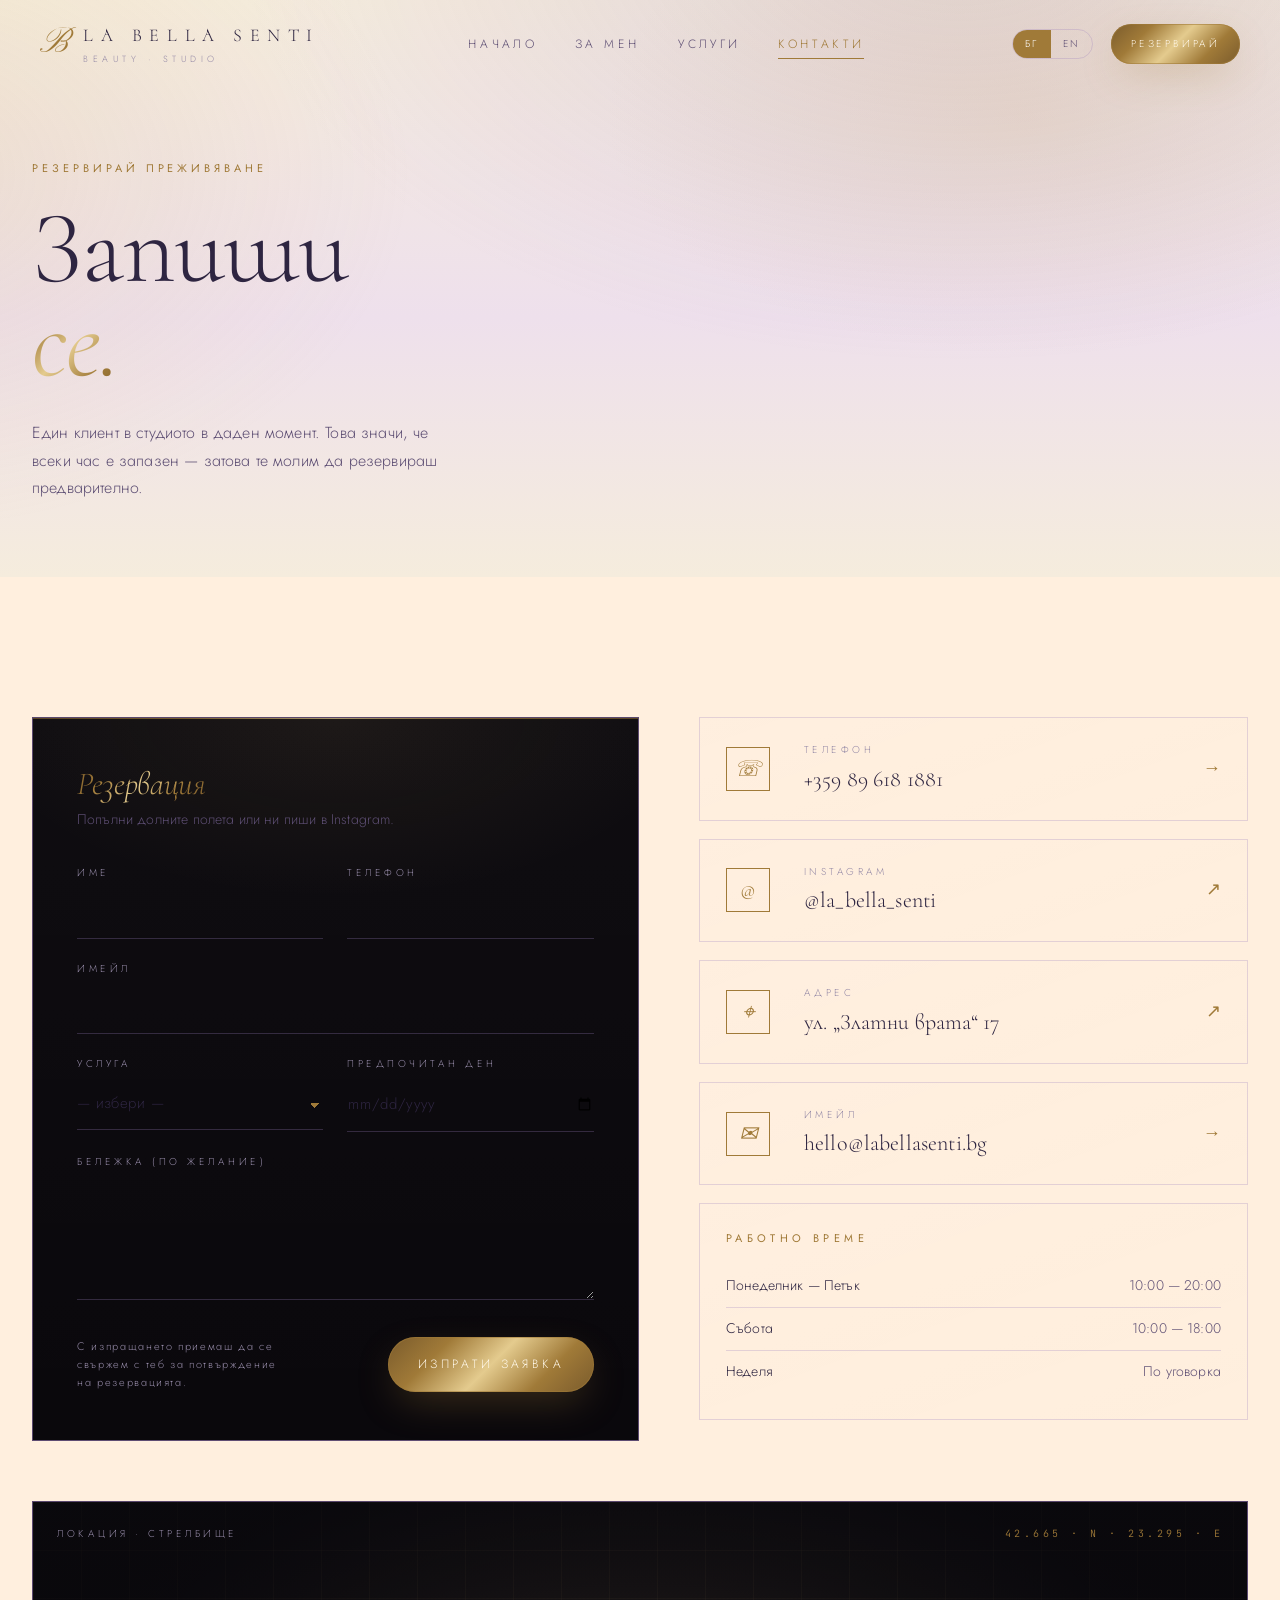
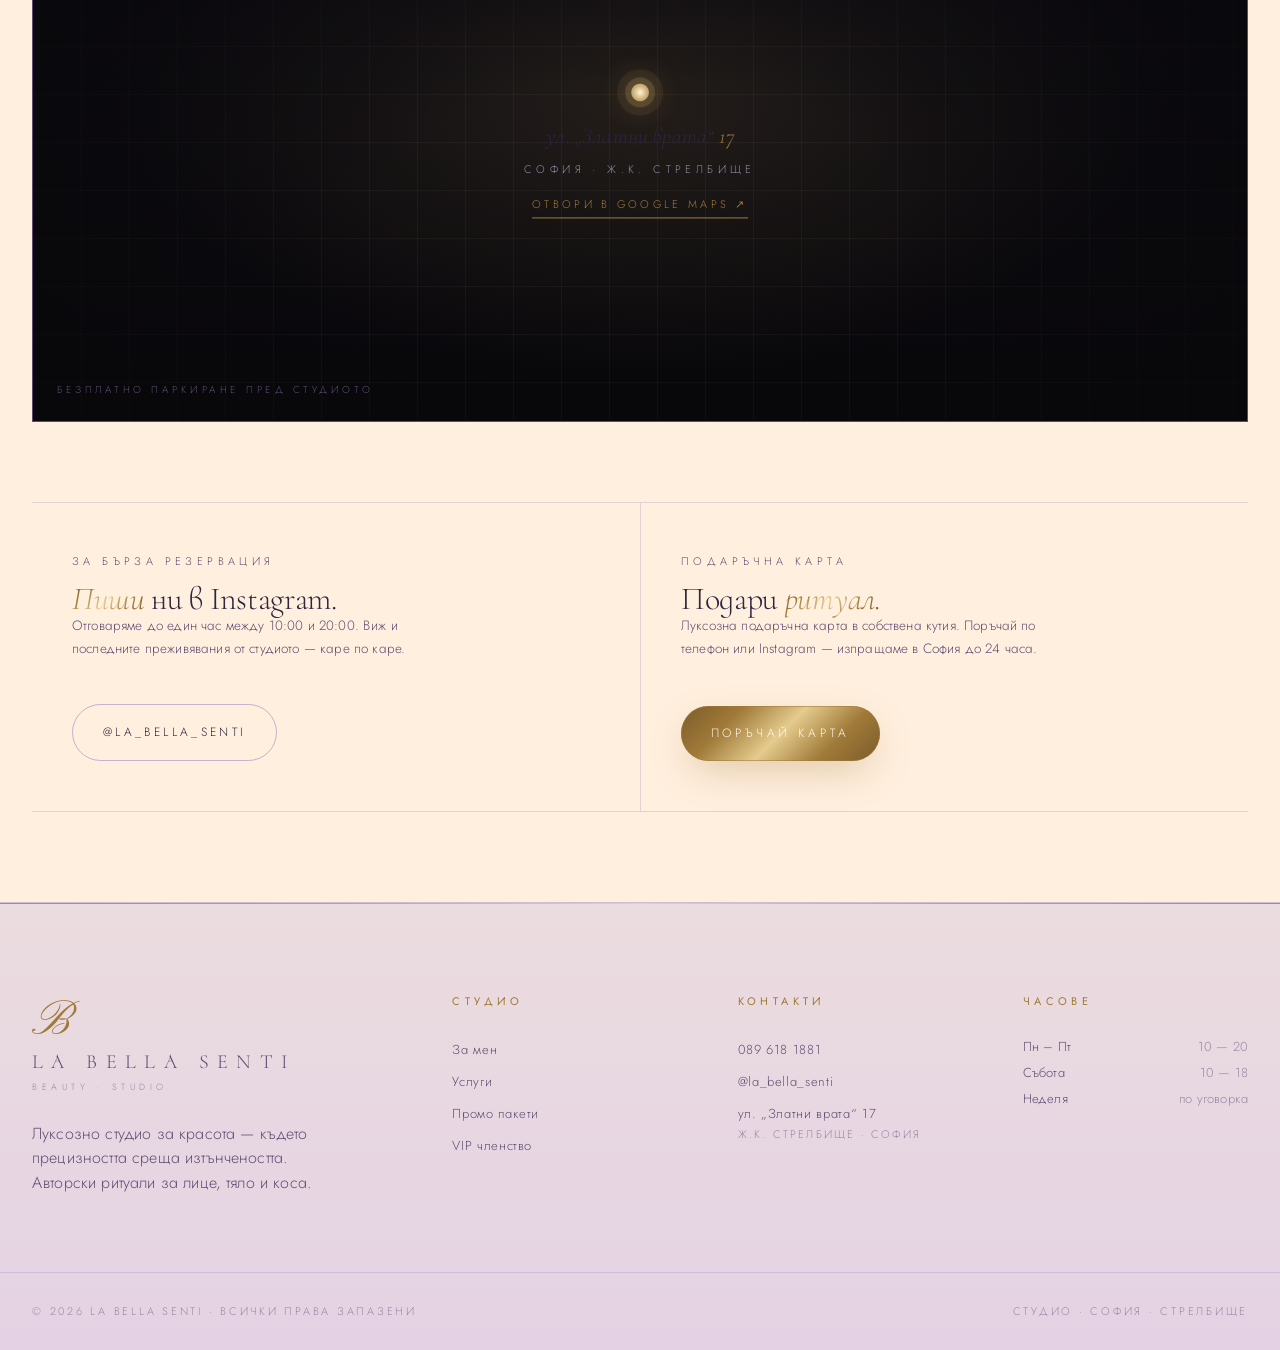
<file: contact-print.html>
<!doctype html>
<html lang="bg">
<head>
<meta charset="utf-8"/>
<meta name="viewport" content="width=device-width,initial-scale=1"/>
<title>Контакти — La Bella Senti</title>
<link rel="preconnect" href="https://fonts.googleapis.com"/>
<link rel="preconnect" href="https://fonts.gstatic.com" crossorigin/>
<link href="https://fonts.googleapis.com/css2?family=Cormorant+Garamond:ital,wght@0,300;0,400;0,500;1,300;1,400&family=Jost:wght@300;400;500&family=Pinyon+Script&family=JetBrains+Mono:wght@300;400&display=swap" rel="stylesheet"/>
<link rel="stylesheet" href="assets/theme.css"/>
<style>
  .ct-hero{
    padding:160px 0 60px;background:var(--grad-page);position:relative;overflow:hidden;
  }
  .ct-hero::before{
    content:"";position:absolute;inset:0;pointer-events:none;
    background:radial-gradient(ellipse 700px 400px at 80% 20%, rgba(201,169,106,.18), transparent 60%);
  }
  .ct-hero .wrap{position:relative;z-index:2;}
  .ct-hero h1{font-size:clamp(60px,8vw,128px);line-height:.92;}

  .ct-grid{
    display:grid;grid-template-columns:1.05fr .95fr;gap:60px;margin-top:50px;
  }
  @media(max-width:960px){.ct-grid{grid-template-columns:1fr;}}

  /* form */
  .form-card{
    border:1px solid var(--line-strong);padding:48px 44px;
    background:
      radial-gradient(ellipse 600px 300px at 50% 0%, rgba(201,169,106,.08), transparent 60%),
      linear-gradient(180deg,rgba(255,255,255,.02),rgba(0,0,0,0)),#0a080c;
    position:relative;
  }
  .form-card::before{content:"";position:absolute;top:0;left:0;right:0;height:1px;background:var(--grad-gold);opacity:.7;}
  .form-card h3{font-size:32px;margin-bottom:8px;}
  .form-card .sub{color:var(--ink-mute);margin-bottom:34px;font-size:14px;}
  .form-grid{display:grid;grid-template-columns:1fr 1fr;gap:22px 24px;}
  .form-grid .full{grid-column:1/-1;}
  .field{position:relative;display:block;}
  .field label{
    display:block;font-size:10px;letter-spacing:.35em;text-transform:uppercase;
    color:var(--ink-dim);margin-bottom:10px;
  }
  .field input,.field textarea,.field select{
    width:100%;background:transparent;border:0;border-bottom:1px solid var(--line);
    color:var(--ink);font:inherit;font-size:15px;padding:10px 0 14px;outline:none;
    transition:border-color .35s;letter-spacing:.02em;
    font-family:inherit;
  }
  .field select{appearance:none;background-image:linear-gradient(45deg,transparent 50%,var(--gold) 50%), linear-gradient(135deg,var(--gold) 50%,transparent 50%);background-position:right 8px center, right 4px center;background-size:5px 5px,5px 5px;background-repeat:no-repeat;padding-right:24px;}
  .field textarea{min-height:120px;resize:vertical;}
  .field input:focus,.field textarea:focus,.field select:focus{border-color:var(--gold);}
  .form-card .submit-row{margin-top:30px;display:flex;align-items:center;justify-content:space-between;gap:20px;flex-wrap:wrap;}
  .privacy{color:var(--ink-dim);font-size:11px;letter-spacing:.15em;max-width:36ch;line-height:1.6;}
  .privacy a{color:var(--gold);text-decoration:none;}

  /* contact list cards */
  .ct-cards{display:grid;gap:18px;}
  .cc{
    display:grid;grid-template-columns:54px 1fr auto;gap:24px;align-items:center;
    border:1px solid var(--line);padding:24px 26px;background:linear-gradient(160deg,rgba(255,255,255,.02),rgba(0,0,0,0));
    text-decoration:none;color:var(--ink);transition:border-color .35s, transform .35s;
  }
  .cc:hover{border-color:var(--line-strong);transform:translateY(-2px);}
  .cc .ic{
    width:44px;height:44px;border:1px solid var(--gold);
    display:flex;align-items:center;justify-content:center;color:var(--gold);
    font-family:"Cormorant Garamond",serif;font-style:italic;font-size:22px;
  }
  .cc .lbl{font-size:10px;letter-spacing:.35em;text-transform:uppercase;color:var(--ink-dim);margin-bottom:4px;}
  .cc .val{font-family:"Cormorant Garamond",serif;font-size:22px;color:var(--ink);}
  .cc .ar{color:var(--gold);font-size:18px;}

  /* hours */
  .hours{
    border:1px solid var(--line);padding:26px;margin-top:18px;
    background:linear-gradient(160deg,rgba(255,255,255,.02),rgba(0,0,0,0));
  }
  .hours h4{font-size:11px;letter-spacing:.4em;text-transform:uppercase;color:var(--gold);font-family:"Jost",sans-serif;font-weight:400;margin-bottom:18px;}
  .hours-row{display:flex;justify-content:space-between;padding:10px 0;border-bottom:1px solid var(--line);font-size:14px;color:var(--ink-mute);}
  .hours-row:last-child{border-bottom:0;}
  .hours-row .d{color:var(--ink);}

  /* map placeholder */
  .map{
    margin-top:60px;border:1px solid var(--line-strong);
    aspect-ratio:21/9;
    position:relative;overflow:hidden;
    background:
      radial-gradient(ellipse at 50% 40%, rgba(201,169,106,.12), transparent 60%),
      linear-gradient(180deg,#0e0c12 0%, #08070a 100%);
  }
  .map::before{
    content:"";position:absolute;inset:0;pointer-events:none;
    background-image:
      linear-gradient(rgba(201,169,106,.06) 1px, transparent 1px),
      linear-gradient(90deg, rgba(201,169,106,.06) 1px, transparent 1px);
    background-size:48px 48px;
  }
  .map::after{
    content:"";position:absolute;inset:0;pointer-events:none;
    background:radial-gradient(ellipse at 50% 60%, transparent 30%, rgba(8,7,10,.7) 80%);
  }
  .map-pin{
    position:absolute;left:50%;top:48%;transform:translate(-50%,-50%);
    text-align:center;z-index:2;
  }
  .map-pin .dot{
    width:18px;height:18px;border-radius:50%;
    background:radial-gradient(circle, #fff3cf, var(--gold));
    margin:0 auto;
    box-shadow:0 0 0 6px rgba(201,169,106,.2), 0 0 0 14px rgba(201,169,106,.08), 0 0 30px var(--gold);
    animation:pulse 2.2s ease-out infinite;
  }
  @keyframes pulse{0%{box-shadow:0 0 0 0 rgba(201,169,106,.5), 0 0 0 6px rgba(201,169,106,.25), 0 0 30px var(--gold);}100%{box-shadow:0 0 0 18px rgba(201,169,106,0), 0 0 0 36px rgba(201,169,106,0), 0 0 30px var(--gold);}}
  .map-pin .ad{
    margin-top:18px;font-family:"Cormorant Garamond",serif;color:var(--ink);font-size:22px;font-style:italic;
  }
  .map-pin .ad span{color:var(--gold);}
  .map-pin .city{color:var(--ink-dim);font-size:11px;letter-spacing:.4em;text-transform:uppercase;margin-top:8px;}
  .map-pin .open-link{
    display:inline-block;margin-top:18px;color:var(--gold);font-size:11px;letter-spacing:.3em;
    text-transform:uppercase;text-decoration:none;border-bottom:1px solid var(--gold);padding-bottom:4px;
  }
  .map-overlay-tl{position:absolute;left:24px;top:24px;color:var(--ink-dim);font-size:10px;letter-spacing:.35em;text-transform:uppercase;z-index:2;}
  .map-overlay-tr{position:absolute;right:24px;top:24px;color:var(--gold);font-size:10px;letter-spacing:.35em;text-transform:uppercase;z-index:2;font-family:"JetBrains Mono",monospace;}
  .map-overlay-bl{position:absolute;left:24px;bottom:24px;color:var(--ink-mute);font-size:10px;letter-spacing:.35em;text-transform:uppercase;z-index:2;}

  /* split bottom */
  .split-cta{
    margin-top:80px;display:grid;grid-template-columns:1fr 1fr;border-top:1px solid var(--line);border-bottom:1px solid var(--line);
  }
  @media(max-width:780px){.split-cta{grid-template-columns:1fr;}}
  .split-cta > div{padding:50px 40px;display:flex;flex-direction:column;justify-content:space-between;gap:30px;}
  .split-cta > div + div{border-left:1px solid var(--line);}
  @media(max-width:780px){.split-cta > div + div{border-left:0;border-top:1px solid var(--line);}}
  .split-cta h3{font-size:32px;}
  .split-cta p{font-size:13.5px;line-height:1.7;max-width:48ch;}

  /* form footer note */
  .toast{
    position:fixed;left:50%;bottom:32px;transform:translate(-50%,30px);
    background:var(--grad-gold);color:#0a0908;padding:14px 26px;
    font-size:11px;letter-spacing:.3em;text-transform:uppercase;
    box-shadow:0 14px 50px -10px rgba(201,169,106,.6);
    opacity:0;pointer-events:none;transition:all .4s;z-index:60;
  }
  .toast.show{opacity:1;transform:translate(-50%,0);}

  /* ============ PRINT ============ */
  @page{ size: A4 portrait; margin: 0; }
  @media print{
    html, body{
      background:#08070a !important;
      color:var(--ink);
      -webkit-print-color-adjust: exact !important;
      print-color-adjust: exact !important;
      overflow:visible !important;
    }
    .nav, footer.lbs, .sticky-book, .toast{ display:none !important; }
    .reveal{ opacity:1 !important; transform:none !important; transition:none !important; }
    *,*::before,*::after{ animation: none !important; transition: none !important; }
    a{ color: inherit !important; text-decoration: none !important; }

    section.ct-hero,
    section.section{
      break-after: page;
      page-break-after: always;
      min-height: 297mm;
      height: auto;
      padding: 0 !important;
      display:flex; flex-direction:column; justify-content:center;
      background:#08070a !important;
      overflow:visible !important;
    }
    section.section:last-of-type{ break-after: auto; page-break-after: auto; }

    .wrap{ padding: 12mm 16mm !important; max-width:none !important; }

    /* HERO */
    .ct-hero{ min-height: 297mm !important; padding: 16mm 0 !important; justify-content:center !important; }
    .ct-hero::before{ display:none; }
    .ct-hero h1{ font-size: 64pt !important; line-height: .95 !important; }
    .ct-hero p{ font-size: 11pt !important; max-width: 50ch !important; }
    .ct-hero .eyebrow{ font-size: 8pt !important; }

    /* MAIN: form + cards split across page */
    .ct-grid{ grid-template-columns: 1.05fr .95fr !important; gap: 10mm !important; margin-top: 6mm !important; }
    .form-card{ padding: 10mm 9mm !important; break-inside: avoid; page-break-inside: avoid; }
    .form-card h3{ font-size: 20pt !important; margin-bottom: 4mm !important; }
    .form-card .sub{ font-size: 9pt !important; margin-bottom: 6mm !important; }
    .form-grid{ gap: 4mm 5mm !important; }
    .field label{ font-size: 7.5pt !important; margin-bottom: 2mm !important; letter-spacing: .3em !important; }
    .field input, .field textarea, .field select{ font-size: 10pt !important; padding: 2mm 0 3mm !important; }
    .field textarea{ min-height: 18mm !important; }
    .form-card .submit-row{ margin-top: 6mm !important; }
    .privacy{ font-size: 8pt !important; max-width: 38ch !important; }
    .btn{ padding: 3mm 5mm !important; font-size: 8pt !important; }

    .ct-cards{ gap: 3mm !important; }
    .cc{ grid-template-columns: 10mm 1fr auto !important; gap: 5mm !important; padding: 5mm 6mm !important; break-inside: avoid; }
    .cc .ic{ width: 10mm !important; height: 10mm !important; font-size: 14pt !important; }
    .cc .lbl{ font-size: 7.5pt !important; }
    .cc .val{ font-size: 13pt !important; }

    .hours{ padding: 6mm !important; margin-top: 4mm !important; }
    .hours h4{ font-size: 8pt !important; margin-bottom: 4mm !important; }
    .hours-row{ padding: 2mm 0 !important; font-size: 9.5pt !important; }

    /* MAP — keep on its own page */
    .map{
      margin-top: 10mm !important;
      aspect-ratio: 21/9 !important;
      max-height: 130mm;
      break-before: page;
      page-break-before: always;
    }
    .map-pin .ad{ font-size: 16pt !important; }
    .map-pin .city{ font-size: 8pt !important; }
    .map-pin .open-link{ font-size: 8pt !important; }

    /* SPLIT CTA */
    .split-cta{ margin-top: 12mm !important; }
    .split-cta > div{ padding: 10mm 8mm !important; gap: 6mm !important; }
    .split-cta h3{ font-size: 22pt !important; }
    .split-cta p{ font-size: 10pt !important; }

    .kicker, .eyebrow{ font-size: 8pt !important; letter-spacing: .35em !important; }
    h1,h2,h3{ break-after:avoid; page-break-after:avoid; }
  }
</style>
</head>
<body data-page="contact">

<section class="ct-hero" data-screen-label="Contact Hero">
  <div class="wrap">
    <div class="eyebrow reveal" data-i18n-bg="Резервирай преживяване" data-i18n-en="Reserve an experience">Резервирай преживяване</div>
    <h1 class="display reveal" style="--d:120ms;margin-top:24px;">
      <span data-i18n-bg="Запиши" data-i18n-en="Reserve">Запиши</span><br/>
      <span class="italic gold" data-i18n-bg="се." data-i18n-en="your time.">се.</span>
    </h1>
    <p class="reveal" style="--d:240ms;font-size:16px;line-height:1.7;max-width:46ch;margin-top:30px;color:var(--ink-mute);" data-i18n-bg="Един клиент в студиото в даден момент. Това значи, че всеки час е запазен — затова те молим да резервираш предварително." data-i18n-en="One client in the studio at a time. Which means every hour is reserved — so please book in advance.">
      Един клиент в студиото в даден момент. Това значи, че всеки час е запазен — затова те молим да резервираш предварително.
    </p>
  </div>
</section>

<section class="section tight" data-screen-label="Form & Cards">
  <div class="wrap">
    <div class="ct-grid">

      <!-- FORM -->
      <form class="form-card reveal" id="ctForm" onsubmit="return false;">
        <h3><span class="italic gold" data-i18n-bg="Резервация" data-i18n-en="Booking">Резервация</span></h3>
        <div class="sub" data-i18n-bg="Попълни долните полета или ни пиши в Instagram." data-i18n-en="Fill the fields below, or message us on Instagram.">Попълни долните полета или ни пиши в Instagram.</div>

        <div class="form-grid">
          <div class="field">
            <label data-i18n-bg="Име" data-i18n-en="Name">Име</label>
            <input type="text" required name="name" autocomplete="name" placeholder="" />
          </div>
          <div class="field">
            <label data-i18n-bg="Телефон" data-i18n-en="Phone">Телефон</label>
            <input type="tel" required name="phone" autocomplete="tel" placeholder="" />
          </div>
          <div class="field full">
            <label data-i18n-bg="Имейл" data-i18n-en="Email">Имейл</label>
            <input type="email" name="email" autocomplete="email" placeholder="" />
          </div>
          <div class="field">
            <label data-i18n-bg="Услуга" data-i18n-en="Service">Услуга</label>
            <select name="service">
              <option data-i18n-bg="— избери —" data-i18n-en="— select —">— избери —</option>
              <option data-i18n-bg="Лазерна епилация" data-i18n-en="Laser epilation">Лазерна епилация</option>
              <option data-i18n-bg="Стягащи терапии" data-i18n-en="Firming therapies">Стягащи терапии</option>
              <option data-i18n-bg="RF лифтинг" data-i18n-en="RF lifting">RF лифтинг</option>
              <option data-i18n-bg="Процедури за лице" data-i18n-en="Facial procedures">Процедури за лице</option>
              <option data-i18n-bg="Фризьорство" data-i18n-en="Hairdressing">Фризьорство</option>
              <option data-i18n-bg="Боядисване на коса" data-i18n-en="Hair colouring">Боядисване на коса</option>
              <option data-i18n-bg="Терапии за коса" data-i18n-en="Hair treatments">Терапии за коса</option>
              <option data-i18n-bg="Маникюр / Педикюр" data-i18n-en="Manicure / Pedicure">Маникюр / Педикюр</option>
              <option data-i18n-bg="Грим" data-i18n-en="Makeup">Грим</option>
              <option data-i18n-bg="Невестен ритуал" data-i18n-en="Bridal ritual">Невестен ритуал</option>
              <option data-i18n-bg="Senti · Or членство" data-i18n-en="Senti · Or membership">Senti · Or членство</option>
            </select>
          </div>
          <div class="field">
            <label data-i18n-bg="Предпочитан ден" data-i18n-en="Preferred day">Предпочитан ден</label>
            <input type="date" name="date" />
          </div>
          <div class="field full">
            <label data-i18n-bg="Бележка (по желание)" data-i18n-en="Note (optional)">Бележка (по желание)</label>
            <textarea name="note" rows="3" placeholder=""></textarea>
          </div>
        </div>

        <div class="submit-row">
          <div class="privacy" data-i18n-bg="С изпращането приемаш да се свържем с теб за потвърждение на резервацията." data-i18n-en="By submitting, you agree we may contact you to confirm the booking.">
            С изпращането приемаш да се свържем с теб за потвърждение на резервацията.
          </div>
          <button type="submit" class="btn gold" data-i18n-bg="Изпрати заявка" data-i18n-en="Send request">Изпрати заявка <span class="arrow">→</span></button>
        </div>
      </form>

      <!-- CONTACT CARDS -->
      <div class="reveal" style="--d:160ms;">
        <div class="ct-cards">
          <a class="cc" href="tel:+359896181881">
            <div class="ic">☏</div>
            <div>
              <div class="lbl" data-i18n-bg="Телефон" data-i18n-en="Phone">Телефон</div>
              <div class="val">+359 89 618 1881</div>
            </div>
            <span class="ar">→</span>
          </a>
          <a class="cc" target="_blank" href="https://www.instagram.com/la_bella_senti_beauty_studio/">
            <div class="ic">@</div>
            <div>
              <div class="lbl">Instagram</div>
              <div class="val">@la_bella_senti</div>
            </div>
            <span class="ar">↗</span>
          </a>
          <a class="cc" target="_blank" href="https://maps.google.com/?q=ул.+Златни+врата+17,+София">
            <div class="ic">⌖</div>
            <div>
              <div class="lbl" data-i18n-bg="Адрес" data-i18n-en="Address">Адрес</div>
              <div class="val">ул. „Златни врата“ 17</div>
            </div>
            <span class="ar">↗</span>
          </a>
          <a class="cc" href="mailto:hello@labellasenti.bg">
            <div class="ic">✉</div>
            <div>
              <div class="lbl" data-i18n-bg="Имейл" data-i18n-en="Email">Имейл</div>
              <div class="val">hello@labellasenti.bg</div>
            </div>
            <span class="ar">→</span>
          </a>
        </div>

        <div class="hours">
          <h4 data-i18n-bg="Работно време" data-i18n-en="Opening hours">Работно време</h4>
          <div class="hours-row"><span class="d" data-i18n-bg="Понеделник — Петък" data-i18n-en="Monday — Friday">Понеделник — Петък</span><span>10:00 — 20:00</span></div>
          <div class="hours-row"><span class="d" data-i18n-bg="Събота" data-i18n-en="Saturday">Събота</span><span>10:00 — 18:00</span></div>
          <div class="hours-row"><span class="d" data-i18n-bg="Неделя" data-i18n-en="Sunday">Неделя</span><span data-i18n-bg="По уговорка" data-i18n-en="By appointment">По уговорка</span></div>
        </div>
      </div>
    </div>

    <!-- MAP -->
    <div class="map reveal" id="map">
      <div class="map-overlay-tl" data-i18n-bg="Локация · Стрелбище" data-i18n-en="Location · Strelbishte">Локация · Стрелбище</div>
      <div class="map-overlay-tr">42.665 · N · 23.295 · E</div>
      <div class="map-overlay-bl" data-i18n-bg="Безплатно паркиране пред студиото" data-i18n-en="Free parking in front of the studio">Безплатно паркиране пред студиото</div>
      <div class="map-pin">
        <div class="dot"></div>
        <div class="ad" data-i18n-bg="ул. „Златни врата“ <span>17</span>" data-i18n-en="ul. Zlatni Vrata <span>17</span>">ул. „Златни врата“ <span>17</span></div>
        <div class="city">София · ж.к. Стрелбище</div>
        <a class="open-link" target="_blank" href="https://maps.google.com/?q=ул.+Златни+врата+17,+София" data-i18n-bg="Отвори в Google Maps ↗" data-i18n-en="Open in Google Maps ↗">Отвори в Google Maps ↗</a>
      </div>
    </div>

    <!-- SPLIT CTA -->
    <div class="split-cta">
      <div>
        <div>
          <div class="kicker" style="margin-bottom:14px;" data-i18n-bg="За бърза резервация" data-i18n-en="For a fast booking">За бърза резервация</div>
          <h3 class="display"><span class="italic gold" data-i18n-bg="Пиши" data-i18n-en="Message">Пиши</span><span data-i18n-bg=" ни в Instagram." data-i18n-en=" us on Instagram.">ни в Instagram.</span></h3>
          <p data-i18n-bg="Отговаряме до един час между 10:00 и 20:00. Виж и последните преживявания от студиото — каре по каре." data-i18n-en="We reply within the hour between 10:00 and 20:00. You can also browse the most recent moments from the studio — frame by frame.">
            Отговаряме до един час между 10:00 и 20:00. Виж и последните преживявания от студиото — каре по каре.
          </p>
        </div>
        <a target="_blank" href="https://www.instagram.com/la_bella_senti_beauty_studio/" class="btn ghost" style="align-self:flex-start;" data-i18n-bg="@la_bella_senti" data-i18n-en="@la_bella_senti">@la_bella_senti <span class="arrow">→</span></a>
      </div>
      <div>
        <div>
          <div class="kicker" style="margin-bottom:14px;" data-i18n-bg="Подаръчна карта" data-i18n-en="Gift card">Подаръчна карта</div>
          <h3 class="display"><span data-i18n-bg="Подари" data-i18n-en="Gift">Подари</span> <span class="italic gold" data-i18n-bg="ритуал." data-i18n-en="a ritual.">ритуал.</span></h3>
          <p data-i18n-bg="Луксозна подаръчна карта в собствена кутия. Поръчай по телефон или Instagram — изпращаме в София до 24 часа." data-i18n-en="A luxury gift card in its own keepsake box. Order by phone or Instagram — we deliver within Sofia inside 24 hours.">
            Луксозна подаръчна карта в собствена кутия. Поръчай по телефон или Instagram — изпращаме в София до 24 часа.
          </p>
        </div>
        <a href="tel:+359896181881" class="btn gold" style="align-self:flex-start;" data-i18n-bg="Поръчай карта" data-i18n-en="Order a card">Поръчай карта <span class="arrow">→</span></a>
      </div>
    </div>
  </div>
</section>

<div class="toast" id="toast" data-i18n-bg="Заявката е изпратена. Свързваме се до 1 час." data-i18n-en="Request sent. We'll be in touch within the hour.">
  Заявката е изпратена. Свързваме се до 1 час.
</div>

<script>
(function(){
  const form = document.getElementById("ctForm");
  const toast = document.getElementById("toast");
  form.addEventListener("submit", (e)=>{
    e.preventDefault();
    toast.classList.add("show");
    setTimeout(()=>toast.classList.remove("show"), 3500);
    form.reset();
  });
})();
</script>
<script src="assets/site.js"></script>
<script>
  (function(){
    const trigger = () => setTimeout(() => window.print(), 500);
    if (document.fonts && document.fonts.ready) {
      document.fonts.ready.then(trigger);
    } else {
      window.addEventListener('load', trigger);
    }
  })();
</script>
</body>
</html>
</file>
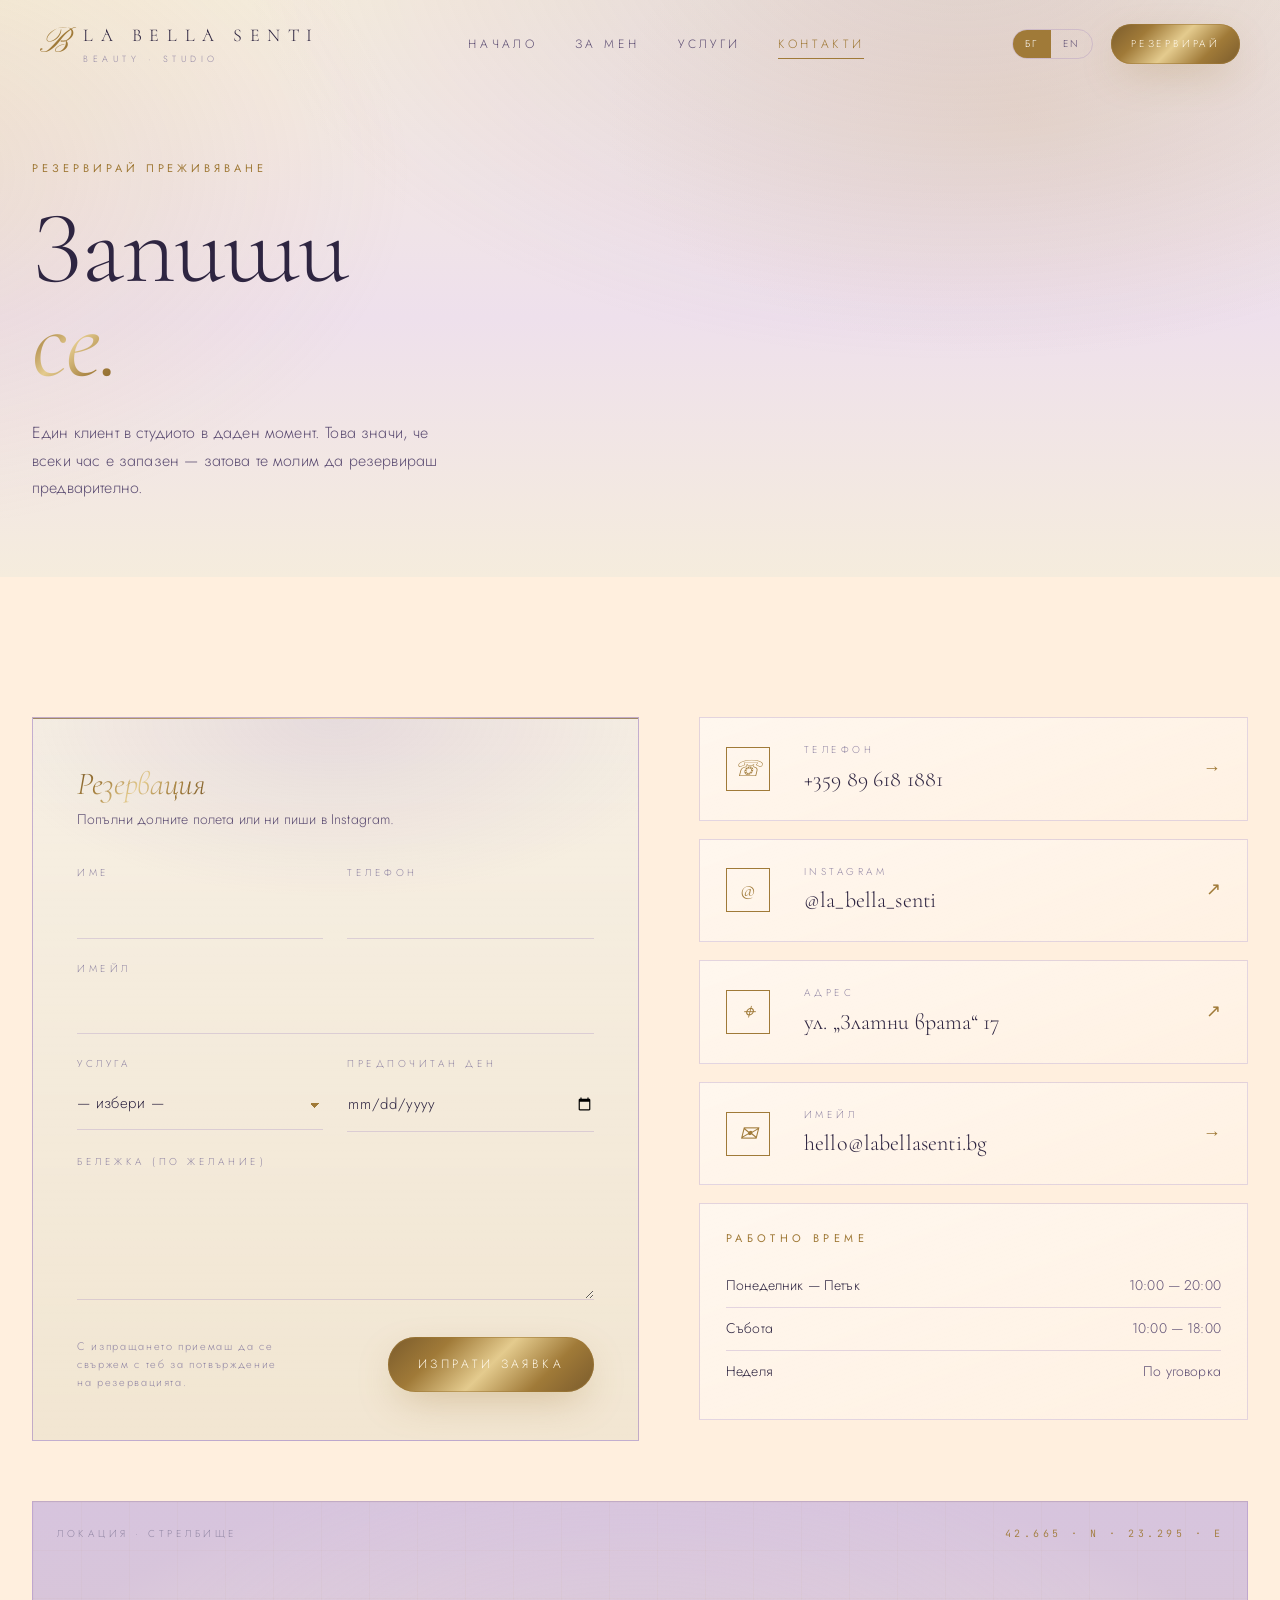
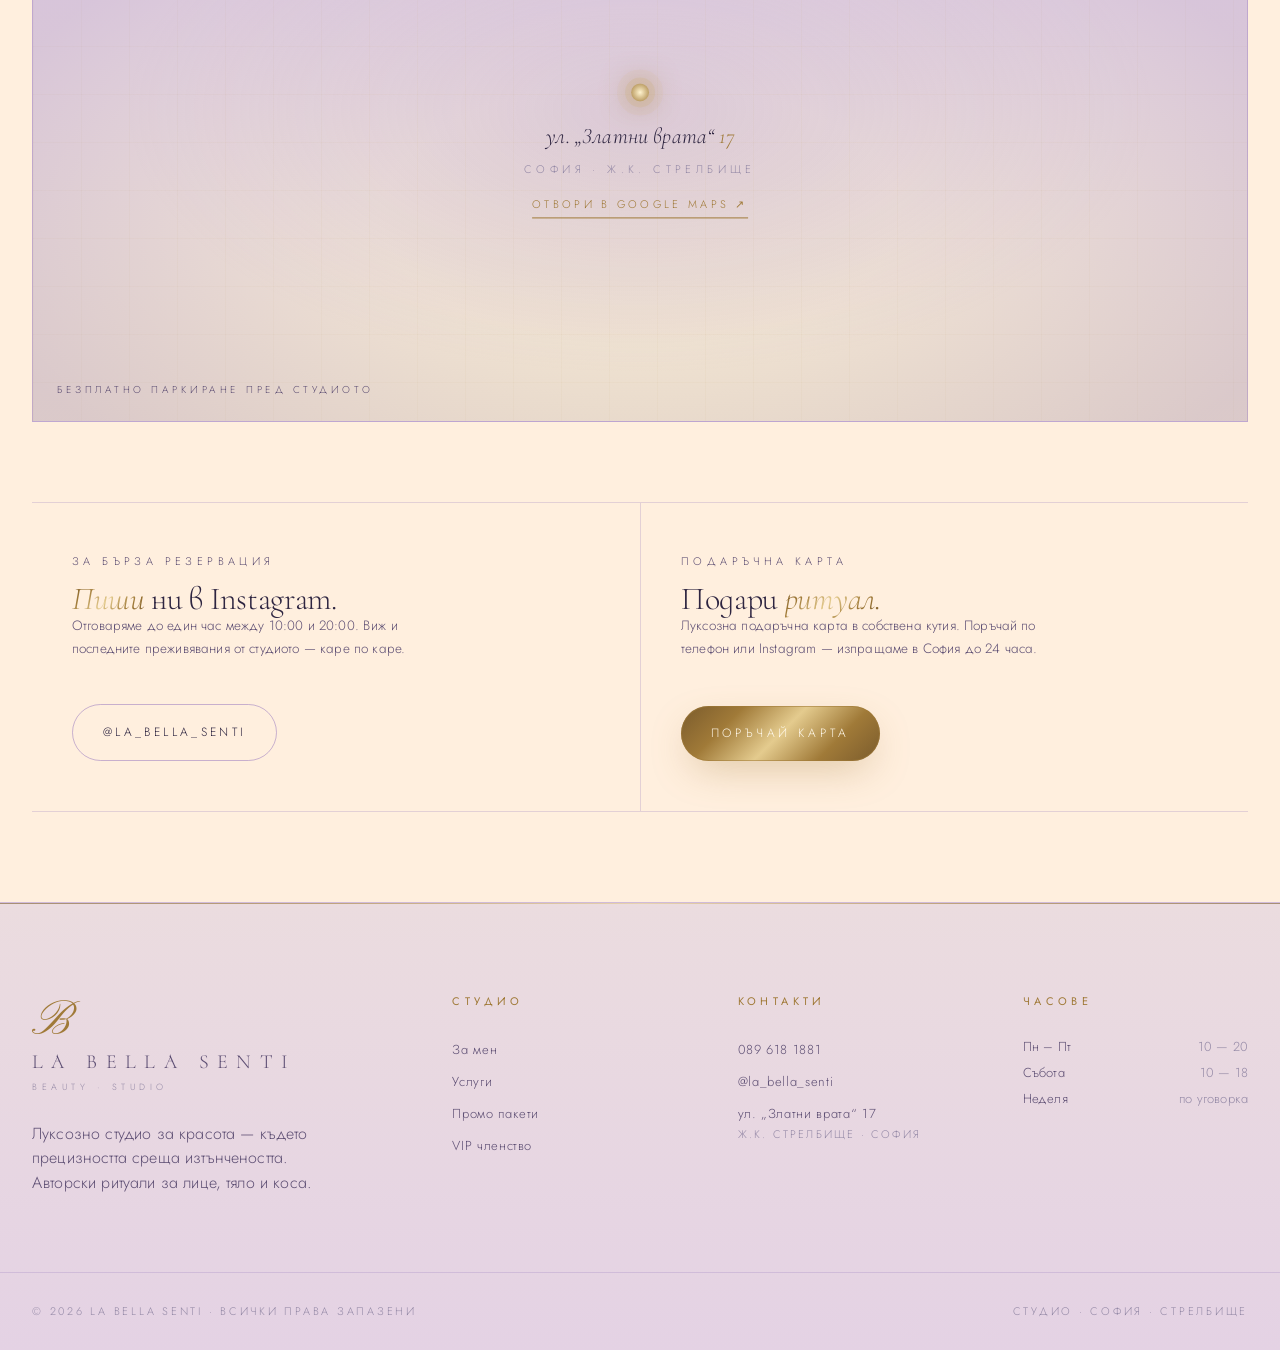
<file: contact.html>
<!doctype html>
<html lang="bg">
<head>
<meta charset="utf-8"/>
<meta name="viewport" content="width=device-width,initial-scale=1"/>
<title>Контакти — La Bella Senti</title>
<link rel="preconnect" href="https://fonts.googleapis.com"/>
<link rel="preconnect" href="https://fonts.gstatic.com" crossorigin/>
<link href="https://fonts.googleapis.com/css2?family=Cormorant+Garamond:ital,wght@0,300;0,400;0,500;1,300;1,400&family=Jost:wght@300;400;500&family=Pinyon+Script&family=JetBrains+Mono:wght@300;400&display=swap" rel="stylesheet"/>
<link rel="stylesheet" href="assets/theme.css"/>
<style>
  .ct-hero{
    padding:160px 0 60px;background:var(--grad-page);position:relative;overflow:hidden;
  }
  .ct-hero::before{
    content:"";position:absolute;inset:0;pointer-events:none;
    background:radial-gradient(ellipse 700px 400px at 80% 20%, rgba(201,169,106,.18), transparent 60%);
  }
  .ct-hero .wrap{position:relative;z-index:2;}
  .ct-hero h1{font-size:clamp(60px,8vw,128px);line-height:.92;}

  .ct-grid{
    display:grid;grid-template-columns:1.05fr .95fr;gap:60px;margin-top:50px;
  }
  @media(max-width:960px){.ct-grid{grid-template-columns:1fr;}}

  /* form */
  .form-card{
    border:1px solid var(--line-strong);padding:48px 44px;
    background:
      radial-gradient(ellipse 600px 300px at 50% 0%, rgba(155,125,191,.18), transparent 60%),
      linear-gradient(180deg,rgba(255,255,255,.45),rgba(255,255,255,.1)),#F0E3CD;
    position:relative;
  }
  .form-card::before{content:"";position:absolute;top:0;left:0;right:0;height:1px;background:var(--grad-gold);opacity:.7;}
  .form-card h3{font-size:32px;margin-bottom:8px;}
  .form-card .sub{color:var(--ink-mute);margin-bottom:34px;font-size:14px;}
  .form-grid{display:grid;grid-template-columns:1fr 1fr;gap:22px 24px;}
  .form-grid .full{grid-column:1/-1;}
  .field{position:relative;display:block;}
  .field label{
    display:block;font-size:10px;letter-spacing:.35em;text-transform:uppercase;
    color:var(--ink-dim);margin-bottom:10px;
  }
  .field input,.field textarea,.field select{
    width:100%;background:transparent;border:0;border-bottom:1px solid var(--line);
    color:var(--ink);font:inherit;font-size:15px;padding:10px 0 14px;outline:none;
    transition:border-color .35s;letter-spacing:.02em;
    font-family:inherit;
  }
  .field select{appearance:none;background-image:linear-gradient(45deg,transparent 50%,var(--gold) 50%), linear-gradient(135deg,var(--gold) 50%,transparent 50%);background-position:right 8px center, right 4px center;background-size:5px 5px,5px 5px;background-repeat:no-repeat;padding-right:24px;}
  .field textarea{min-height:120px;resize:vertical;}
  .field input:focus,.field textarea:focus,.field select:focus{border-color:var(--gold);}
  .form-card .submit-row{margin-top:30px;display:flex;align-items:center;justify-content:space-between;gap:20px;flex-wrap:wrap;}
  .privacy{color:var(--ink-dim);font-size:11px;letter-spacing:.15em;max-width:36ch;line-height:1.6;}
  .privacy a{color:var(--gold);text-decoration:none;}

  /* contact list cards */
  .ct-cards{display:grid;gap:18px;}
  .cc{
    display:grid;grid-template-columns:54px 1fr auto;gap:24px;align-items:center;
    border:1px solid var(--line);padding:24px 26px;background:linear-gradient(160deg,rgba(255,255,255,.5),rgba(255,255,255,.15));
    text-decoration:none;color:var(--ink);transition:border-color .35s, transform .35s;
  }
  .cc:hover{border-color:var(--line-strong);transform:translateY(-2px);}
  .cc .ic{
    width:44px;height:44px;border:1px solid var(--gold);
    display:flex;align-items:center;justify-content:center;color:var(--gold);
    font-family:"Cormorant Garamond",serif;font-style:italic;font-size:22px;
  }
  .cc .lbl{font-size:10px;letter-spacing:.35em;text-transform:uppercase;color:var(--ink-dim);margin-bottom:4px;}
  .cc .val{font-family:"Cormorant Garamond",serif;font-size:22px;color:var(--ink);}
  .cc .ar{color:var(--gold);font-size:18px;}

  /* hours */
  .hours{
    border:1px solid var(--line);padding:26px;margin-top:18px;
    background:linear-gradient(160deg,rgba(255,255,255,.5),rgba(255,255,255,.15));
  }
  .hours h4{font-size:11px;letter-spacing:.4em;text-transform:uppercase;color:var(--gold);font-family:"Jost",sans-serif;font-weight:400;margin-bottom:18px;}
  .hours-row{display:flex;justify-content:space-between;padding:10px 0;border-bottom:1px solid var(--line);font-size:14px;color:var(--ink-mute);}
  .hours-row:last-child{border-bottom:0;}
  .hours-row .d{color:var(--ink);}

  /* map placeholder */
  .map{
    margin-top:60px;border:1px solid var(--line-strong);
    aspect-ratio:21/9;
    position:relative;overflow:hidden;
    background:
      radial-gradient(ellipse at 50% 40%, rgba(155,125,191,.22), transparent 60%),
      linear-gradient(180deg,#EBDCE8 0%, #F0E3CD 100%);
  }
  .map::before{
    content:"";position:absolute;inset:0;pointer-events:none;
    background-image:
      linear-gradient(rgba(201,169,106,.06) 1px, transparent 1px),
      linear-gradient(90deg, rgba(201,169,106,.06) 1px, transparent 1px);
    background-size:48px 48px;
  }
  .map::after{
    content:"";position:absolute;inset:0;pointer-events:none;
    background:radial-gradient(ellipse at 50% 60%, transparent 30%, rgba(155,125,191,.25) 80%);
  }
  .map-pin{
    position:absolute;left:50%;top:48%;transform:translate(-50%,-50%);
    text-align:center;z-index:2;
  }
  .map-pin .dot{
    width:18px;height:18px;border-radius:50%;
    background:radial-gradient(circle, #fff3cf, var(--gold));
    margin:0 auto;
    box-shadow:0 0 0 6px rgba(201,169,106,.2), 0 0 0 14px rgba(201,169,106,.08), 0 0 30px var(--gold);
    animation:pulse 2.2s ease-out infinite;
  }
  @keyframes pulse{0%{box-shadow:0 0 0 0 rgba(201,169,106,.5), 0 0 0 6px rgba(201,169,106,.25), 0 0 30px var(--gold);}100%{box-shadow:0 0 0 18px rgba(201,169,106,0), 0 0 0 36px rgba(201,169,106,0), 0 0 30px var(--gold);}}
  .map-pin .ad{
    margin-top:18px;font-family:"Cormorant Garamond",serif;color:var(--ink);font-size:22px;font-style:italic;
  }
  .map-pin .ad span{color:var(--gold);}
  .map-pin .city{color:var(--ink-dim);font-size:11px;letter-spacing:.4em;text-transform:uppercase;margin-top:8px;}
  .map-pin .open-link{
    display:inline-block;margin-top:18px;color:var(--gold);font-size:11px;letter-spacing:.3em;
    text-transform:uppercase;text-decoration:none;border-bottom:1px solid var(--gold);padding-bottom:4px;
  }
  .map-overlay-tl{position:absolute;left:24px;top:24px;color:var(--ink-dim);font-size:10px;letter-spacing:.35em;text-transform:uppercase;z-index:2;}
  .map-overlay-tr{position:absolute;right:24px;top:24px;color:var(--gold);font-size:10px;letter-spacing:.35em;text-transform:uppercase;z-index:2;font-family:"JetBrains Mono",monospace;}
  .map-overlay-bl{position:absolute;left:24px;bottom:24px;color:var(--ink-mute);font-size:10px;letter-spacing:.35em;text-transform:uppercase;z-index:2;}

  /* split bottom */
  .split-cta{
    margin-top:80px;display:grid;grid-template-columns:1fr 1fr;border-top:1px solid var(--line);border-bottom:1px solid var(--line);
  }
  @media(max-width:780px){.split-cta{grid-template-columns:1fr;}}
  .split-cta > div{padding:50px 40px;display:flex;flex-direction:column;justify-content:space-between;gap:30px;}
  .split-cta > div + div{border-left:1px solid var(--line);}
  @media(max-width:780px){.split-cta > div + div{border-left:0;border-top:1px solid var(--line);}}
  .split-cta h3{font-size:32px;}
  .split-cta p{font-size:13.5px;line-height:1.7;max-width:48ch;}

  /* form footer note */
  .toast{
    position:fixed;left:50%;bottom:32px;transform:translate(-50%,30px);
    background:var(--grad-gold);color:#FFF8EA;padding:14px 26px;
    font-size:11px;letter-spacing:.3em;text-transform:uppercase;
    box-shadow:0 14px 50px -10px rgba(201,169,106,.6);
    opacity:0;pointer-events:none;transition:all .4s;z-index:60;
  }
  .toast.show{opacity:1;transform:translate(-50%,0);}
</style>
</head>
<body data-page="contact">

<section class="ct-hero" data-screen-label="Contact Hero">
  <div class="wrap">
    <div class="eyebrow reveal" data-i18n-bg="Резервирай преживяване" data-i18n-en="Reserve an experience">Резервирай преживяване</div>
    <h1 class="display reveal d-120" style="margin-top:24px;">
      <span data-i18n-bg="Запиши" data-i18n-en="Reserve">Запиши</span><br/>
      <span class="italic gold" data-i18n-bg="се." data-i18n-en="your time.">се.</span>
    </h1>
    <p class="reveal d-240" style="font-size:16px;line-height:1.7;max-width:46ch;margin-top:30px;color:var(--ink-mute);" data-i18n-bg="Един клиент в студиото в даден момент. Това значи, че всеки час е запазен — затова те молим да резервираш предварително." data-i18n-en="One client in the studio at a time. Which means every hour is reserved — so please book in advance.">
      Един клиент в студиото в даден момент. Това значи, че всеки час е запазен — затова те молим да резервираш предварително.
    </p>
  </div>
</section>

<section class="section tight" data-screen-label="Form & Cards">
  <div class="wrap">
    <div class="ct-grid">

      <!-- FORM -->
      <form class="form-card reveal" id="ctForm" onsubmit="return false;">
        <h3><span class="italic gold" data-i18n-bg="Резервация" data-i18n-en="Booking">Резервация</span></h3>
        <div class="sub" data-i18n-bg="Попълни долните полета или ни пиши в Instagram." data-i18n-en="Fill the fields below, or message us on Instagram.">Попълни долните полета или ни пиши в Instagram.</div>

        <div class="form-grid">
          <div class="field">
            <label data-i18n-bg="Име" data-i18n-en="Name">Име</label>
            <input type="text" required name="name" autocomplete="name" placeholder="" />
          </div>
          <div class="field">
            <label data-i18n-bg="Телефон" data-i18n-en="Phone">Телефон</label>
            <input type="tel" required name="phone" autocomplete="tel" placeholder="" />
          </div>
          <div class="field full">
            <label data-i18n-bg="Имейл" data-i18n-en="Email">Имейл</label>
            <input type="email" name="email" autocomplete="email" placeholder="" />
          </div>
          <div class="field">
            <label data-i18n-bg="Услуга" data-i18n-en="Service">Услуга</label>
            <select name="service">
              <option data-i18n-bg="— избери —" data-i18n-en="— select —">— избери —</option>
              <option data-i18n-bg="Лазерна епилация" data-i18n-en="Laser epilation">Лазерна епилация</option>
              <option data-i18n-bg="Стягащи терапии" data-i18n-en="Firming therapies">Стягащи терапии</option>
              <option data-i18n-bg="RF лифтинг" data-i18n-en="RF lifting">RF лифтинг</option>
              <option data-i18n-bg="Процедури за лице" data-i18n-en="Facial procedures">Процедури за лице</option>
              <option data-i18n-bg="Фризьорство" data-i18n-en="Hairdressing">Фризьорство</option>
              <option data-i18n-bg="Боядисване на коса" data-i18n-en="Hair colouring">Боядисване на коса</option>
              <option data-i18n-bg="Терапии за коса" data-i18n-en="Hair treatments">Терапии за коса</option>
              <option data-i18n-bg="Маникюр / Педикюр" data-i18n-en="Manicure / Pedicure">Маникюр / Педикюр</option>
              <option data-i18n-bg="Грим" data-i18n-en="Makeup">Грим</option>
              <option data-i18n-bg="Невестен ритуал" data-i18n-en="Bridal ritual">Невестен ритуал</option>
              <option data-i18n-bg="Senti · Or членство" data-i18n-en="Senti · Or membership">Senti · Or членство</option>
            </select>
          </div>
          <div class="field">
            <label data-i18n-bg="Предпочитан ден" data-i18n-en="Preferred day">Предпочитан ден</label>
            <input type="date" name="date" />
          </div>
          <div class="field full">
            <label data-i18n-bg="Бележка (по желание)" data-i18n-en="Note (optional)">Бележка (по желание)</label>
            <textarea name="note" rows="3" placeholder=""></textarea>
          </div>
        </div>

        <div class="submit-row">
          <div class="privacy" data-i18n-bg="С изпращането приемаш да се свържем с теб за потвърждение на резервацията." data-i18n-en="By submitting, you agree we may contact you to confirm the booking.">
            С изпращането приемаш да се свържем с теб за потвърждение на резервацията.
          </div>
          <button type="submit" class="btn gold" data-i18n-bg="Изпрати заявка" data-i18n-en="Send request">Изпрати заявка <span class="arrow">→</span></button>
        </div>
      </form>

      <!-- CONTACT CARDS -->
      <div class="reveal d-160">
        <div class="ct-cards">
          <a class="cc" href="tel:+359896181881">
            <div class="ic">☏</div>
            <div>
              <div class="lbl" data-i18n-bg="Телефон" data-i18n-en="Phone">Телефон</div>
              <div class="val">+359 89 618 1881</div>
            </div>
            <span class="ar">→</span>
          </a>
          <a class="cc" target="_blank" href="https://www.instagram.com/la_bella_senti_beauty_studio/">
            <div class="ic">@</div>
            <div>
              <div class="lbl">Instagram</div>
              <div class="val">@la_bella_senti</div>
            </div>
            <span class="ar">↗</span>
          </a>
          <a class="cc" target="_blank" href="https://maps.google.com/?q=ул.+Златни+врата+17,+София">
            <div class="ic">⌖</div>
            <div>
              <div class="lbl" data-i18n-bg="Адрес" data-i18n-en="Address">Адрес</div>
              <div class="val">ул. „Златни врата“ 17</div>
            </div>
            <span class="ar">↗</span>
          </a>
          <a class="cc" href="mailto:hello@labellasenti.bg">
            <div class="ic">✉</div>
            <div>
              <div class="lbl" data-i18n-bg="Имейл" data-i18n-en="Email">Имейл</div>
              <div class="val">hello@labellasenti.bg</div>
            </div>
            <span class="ar">→</span>
          </a>
        </div>

        <div class="hours">
          <h4 data-i18n-bg="Работно време" data-i18n-en="Opening hours">Работно време</h4>
          <div class="hours-row"><span class="d" data-i18n-bg="Понеделник — Петък" data-i18n-en="Monday — Friday">Понеделник — Петък</span><span>10:00 — 20:00</span></div>
          <div class="hours-row"><span class="d" data-i18n-bg="Събота" data-i18n-en="Saturday">Събота</span><span>10:00 — 18:00</span></div>
          <div class="hours-row"><span class="d" data-i18n-bg="Неделя" data-i18n-en="Sunday">Неделя</span><span data-i18n-bg="По уговорка" data-i18n-en="By appointment">По уговорка</span></div>
        </div>
      </div>
    </div>

    <!-- MAP -->
    <div class="map reveal" id="map">
      <div class="map-overlay-tl" data-i18n-bg="Локация · Стрелбище" data-i18n-en="Location · Strelbishte">Локация · Стрелбище</div>
      <div class="map-overlay-tr">42.665 · N · 23.295 · E</div>
      <div class="map-overlay-bl" data-i18n-bg="Безплатно паркиране пред студиото" data-i18n-en="Free parking in front of the studio">Безплатно паркиране пред студиото</div>
      <div class="map-pin">
        <div class="dot"></div>
        <div class="ad" data-i18n-bg="ул. „Златни врата“ <span>17</span>" data-i18n-en="ul. Zlatni Vrata <span>17</span>">ул. „Златни врата“ <span>17</span></div>
        <div class="city">София · ж.к. Стрелбище</div>
        <a class="open-link" target="_blank" href="https://maps.google.com/?q=ул.+Златни+врата+17,+София" data-i18n-bg="Отвори в Google Maps ↗" data-i18n-en="Open in Google Maps ↗">Отвори в Google Maps ↗</a>
      </div>
    </div>

    <!-- SPLIT CTA -->
    <div class="split-cta">
      <div>
        <div>
          <div class="kicker kicker-mb" data-i18n-bg="За бърза резервация" data-i18n-en="For a fast booking">За бърза резервация</div>
          <h3 class="display"><span class="italic gold" data-i18n-bg="Пиши" data-i18n-en="Message">Пиши</span><span data-i18n-bg=" ни в Instagram." data-i18n-en=" us on Instagram.">ни в Instagram.</span></h3>
          <p data-i18n-bg="Отговаряме до един час между 10:00 и 20:00. Виж и последните преживявания от студиото — каре по каре." data-i18n-en="We reply within the hour between 10:00 and 20:00. You can also browse the most recent moments from the studio — frame by frame.">
            Отговаряме до един час между 10:00 и 20:00. Виж и последните преживявания от студиото — каре по каре.
          </p>
        </div>
        <a target="_blank" href="https://www.instagram.com/la_bella_senti_beauty_studio/" class="btn ghost btn-self-start" data-i18n-bg="@la_bella_senti" data-i18n-en="@la_bella_senti">@la_bella_senti <span class="arrow">→</span></a>
      </div>
      <div>
        <div>
          <div class="kicker kicker-mb" data-i18n-bg="Подаръчна карта" data-i18n-en="Gift card">Подаръчна карта</div>
          <h3 class="display"><span data-i18n-bg="Подари" data-i18n-en="Gift">Подари</span> <span class="italic gold" data-i18n-bg="ритуал." data-i18n-en="a ritual.">ритуал.</span></h3>
          <p data-i18n-bg="Луксозна подаръчна карта в собствена кутия. Поръчай по телефон или Instagram — изпращаме в София до 24 часа." data-i18n-en="A luxury gift card in its own keepsake box. Order by phone or Instagram — we deliver within Sofia inside 24 hours.">
            Луксозна подаръчна карта в собствена кутия. Поръчай по телефон или Instagram — изпращаме в София до 24 часа.
          </p>
        </div>
        <a href="tel:+359896181881" class="btn gold btn-self-start" data-i18n-bg="Поръчай карта" data-i18n-en="Order a card">Поръчай карта <span class="arrow">→</span></a>
      </div>
    </div>
  </div>
</section>

<div class="toast" id="toast" data-i18n-bg="Заявката е изпратена. Свързваме се до 1 час." data-i18n-en="Request sent. We'll be in touch within the hour.">
  Заявката е изпратена. Свързваме се до 1 час.
</div>

<script>
(function(){
  const form = document.getElementById("ctForm");
  const toast = document.getElementById("toast");
  form.addEventListener("submit", (e)=>{
    e.preventDefault();
    toast.classList.add("show");
    setTimeout(()=>toast.classList.remove("show"), 3500);
    form.reset();
  });
})();
</script>
<script src="assets/site.js"></script>
</body>
</html>
</file>
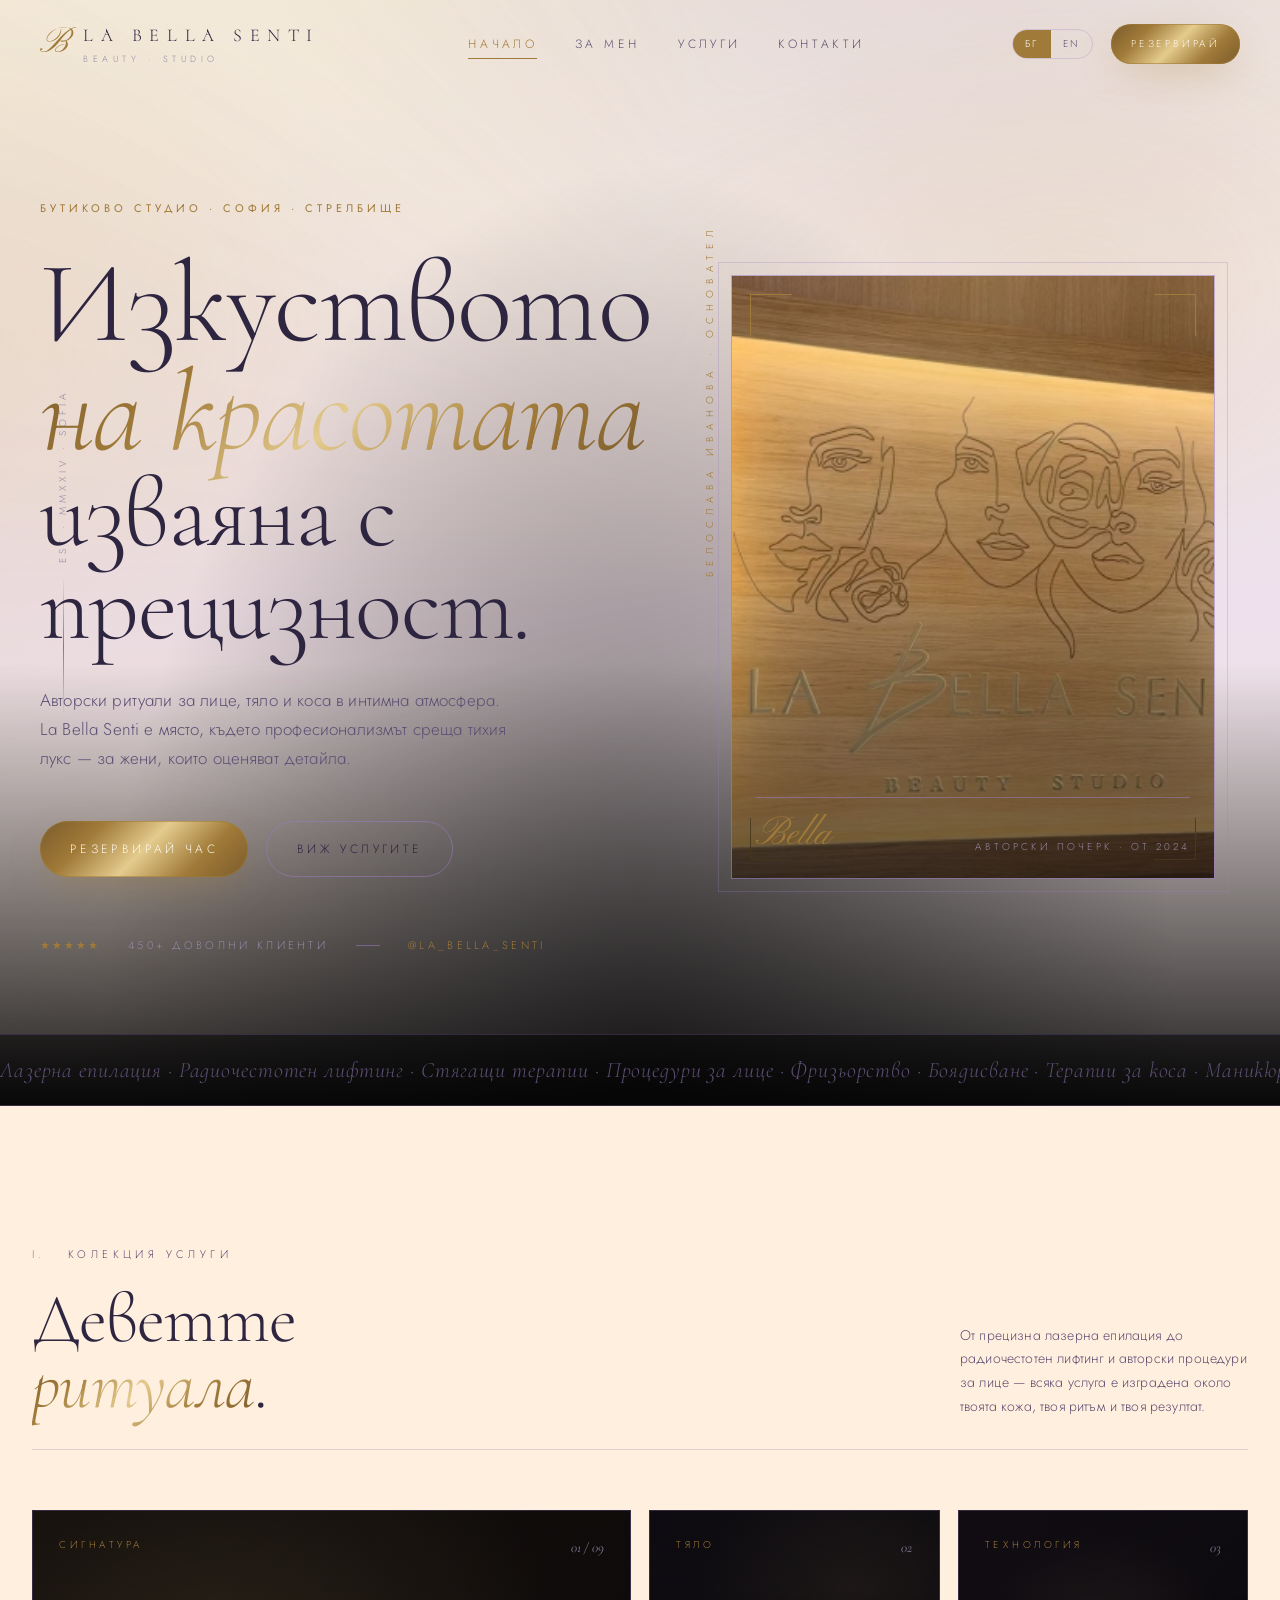
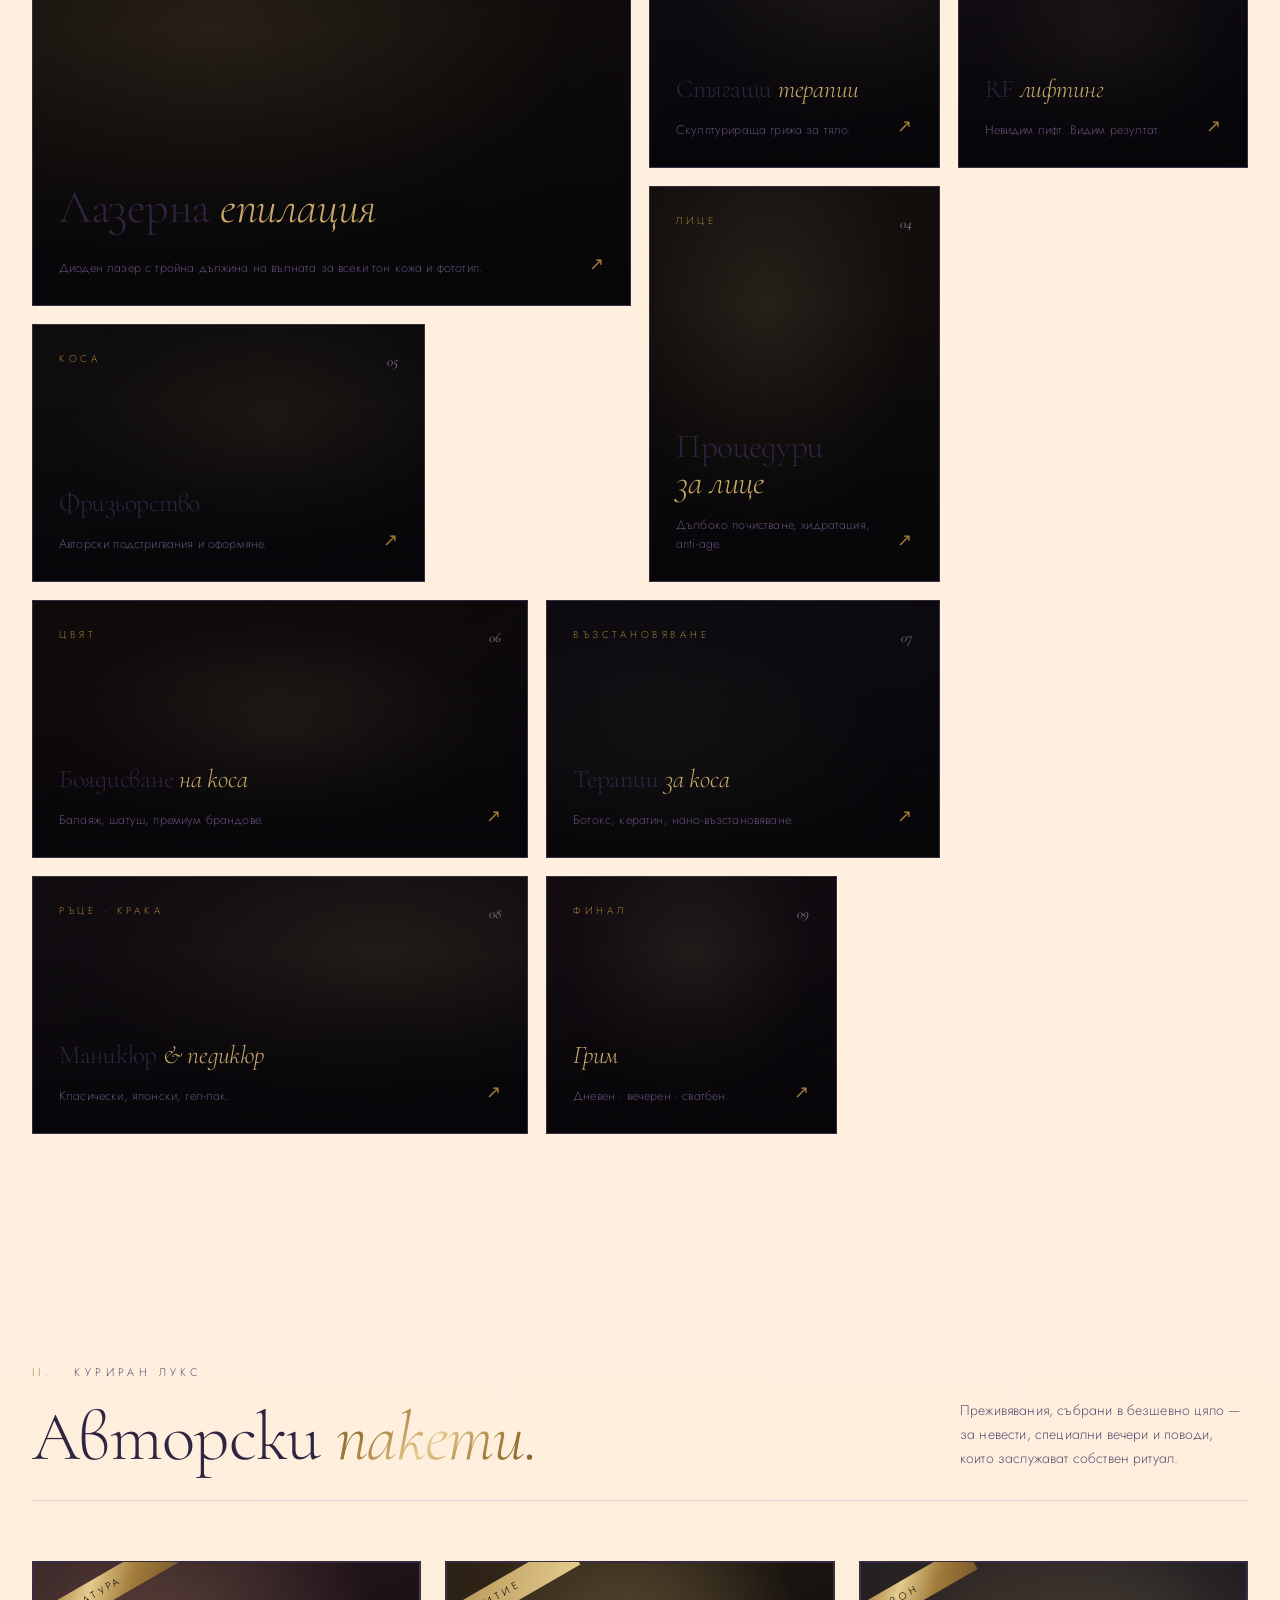
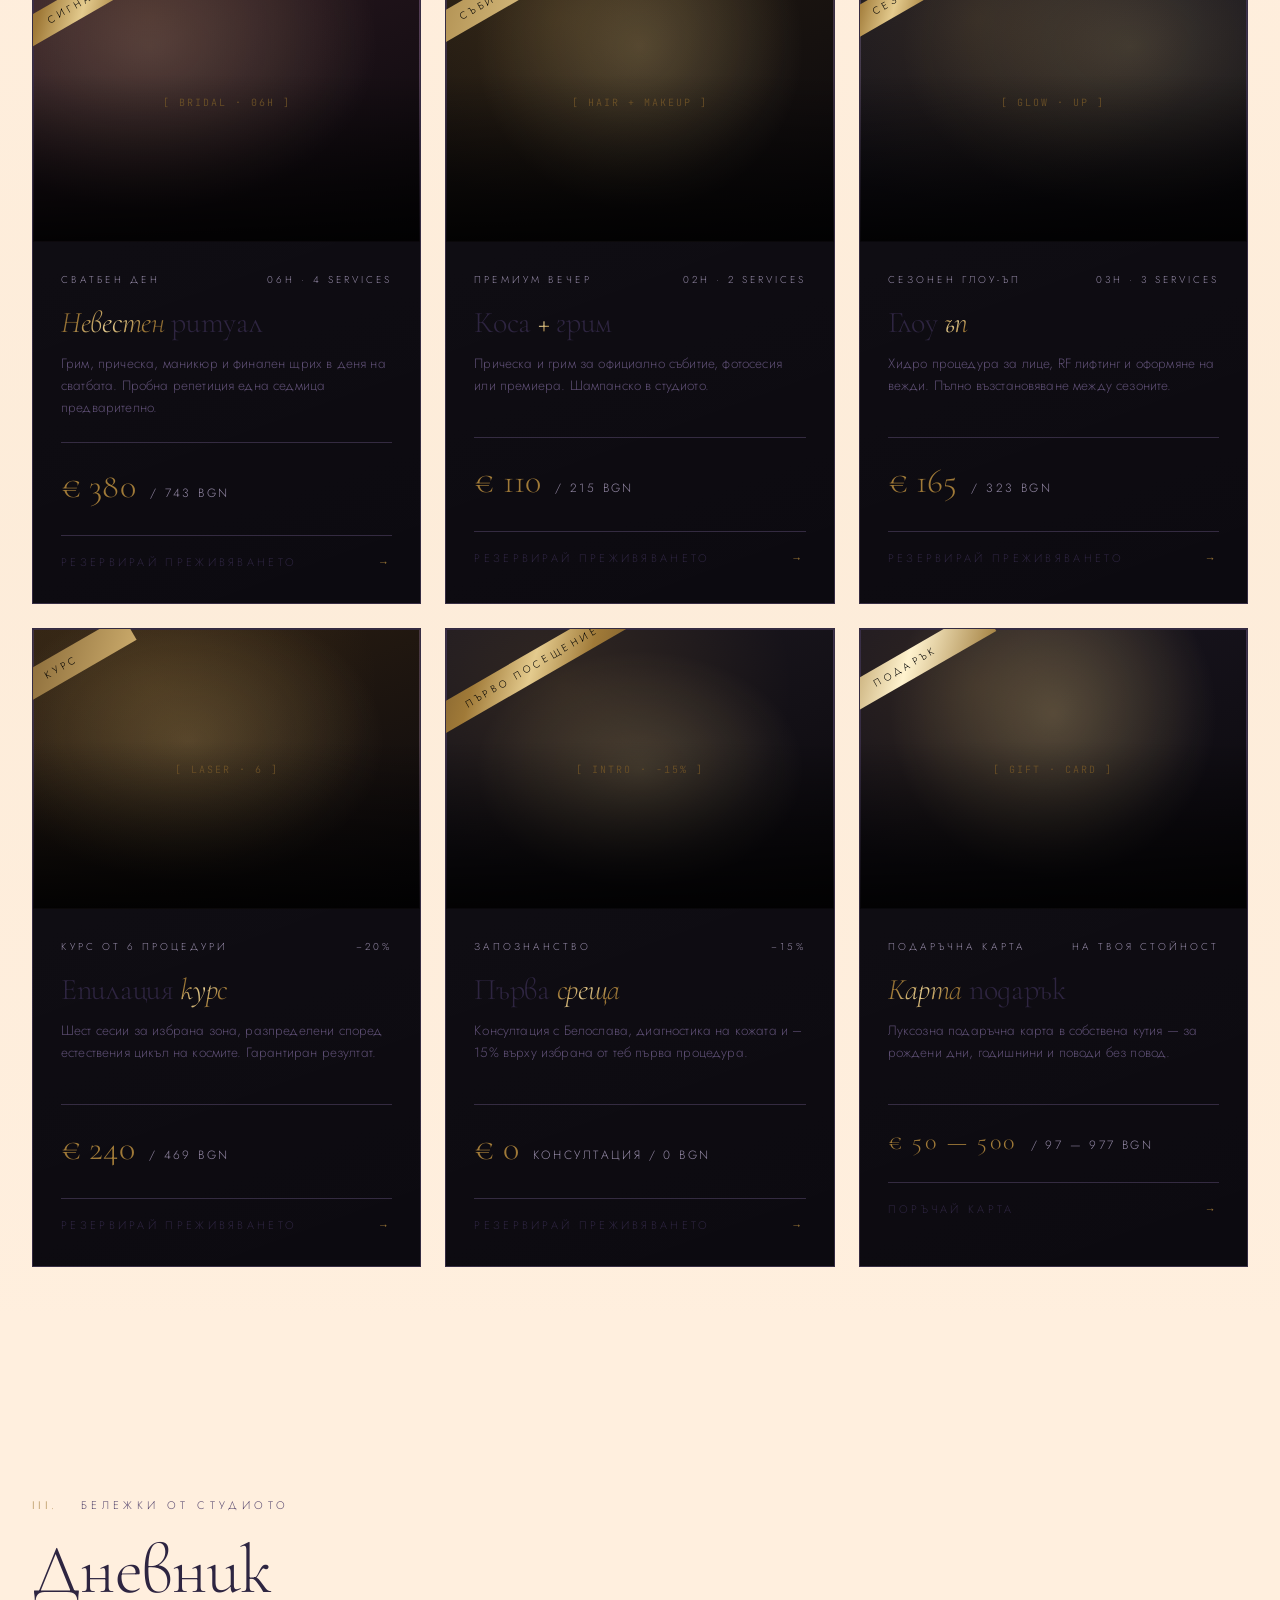
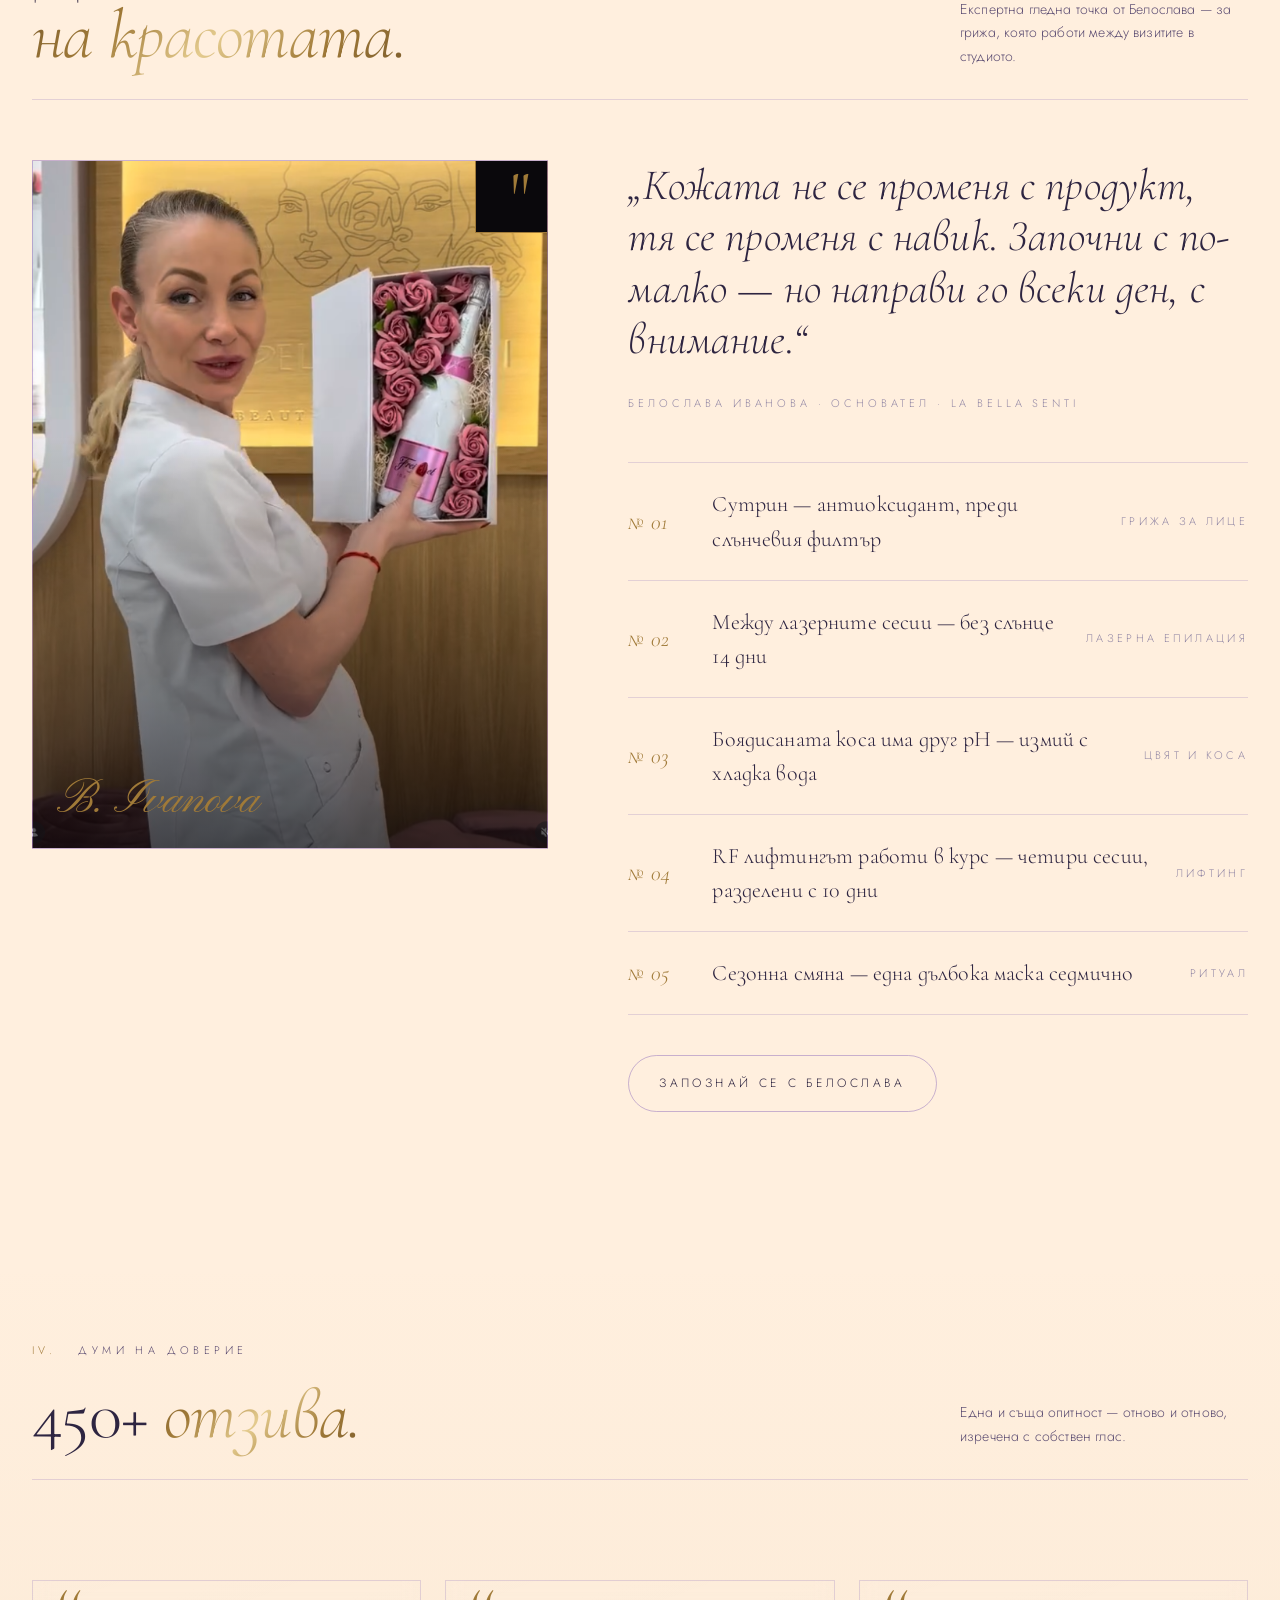
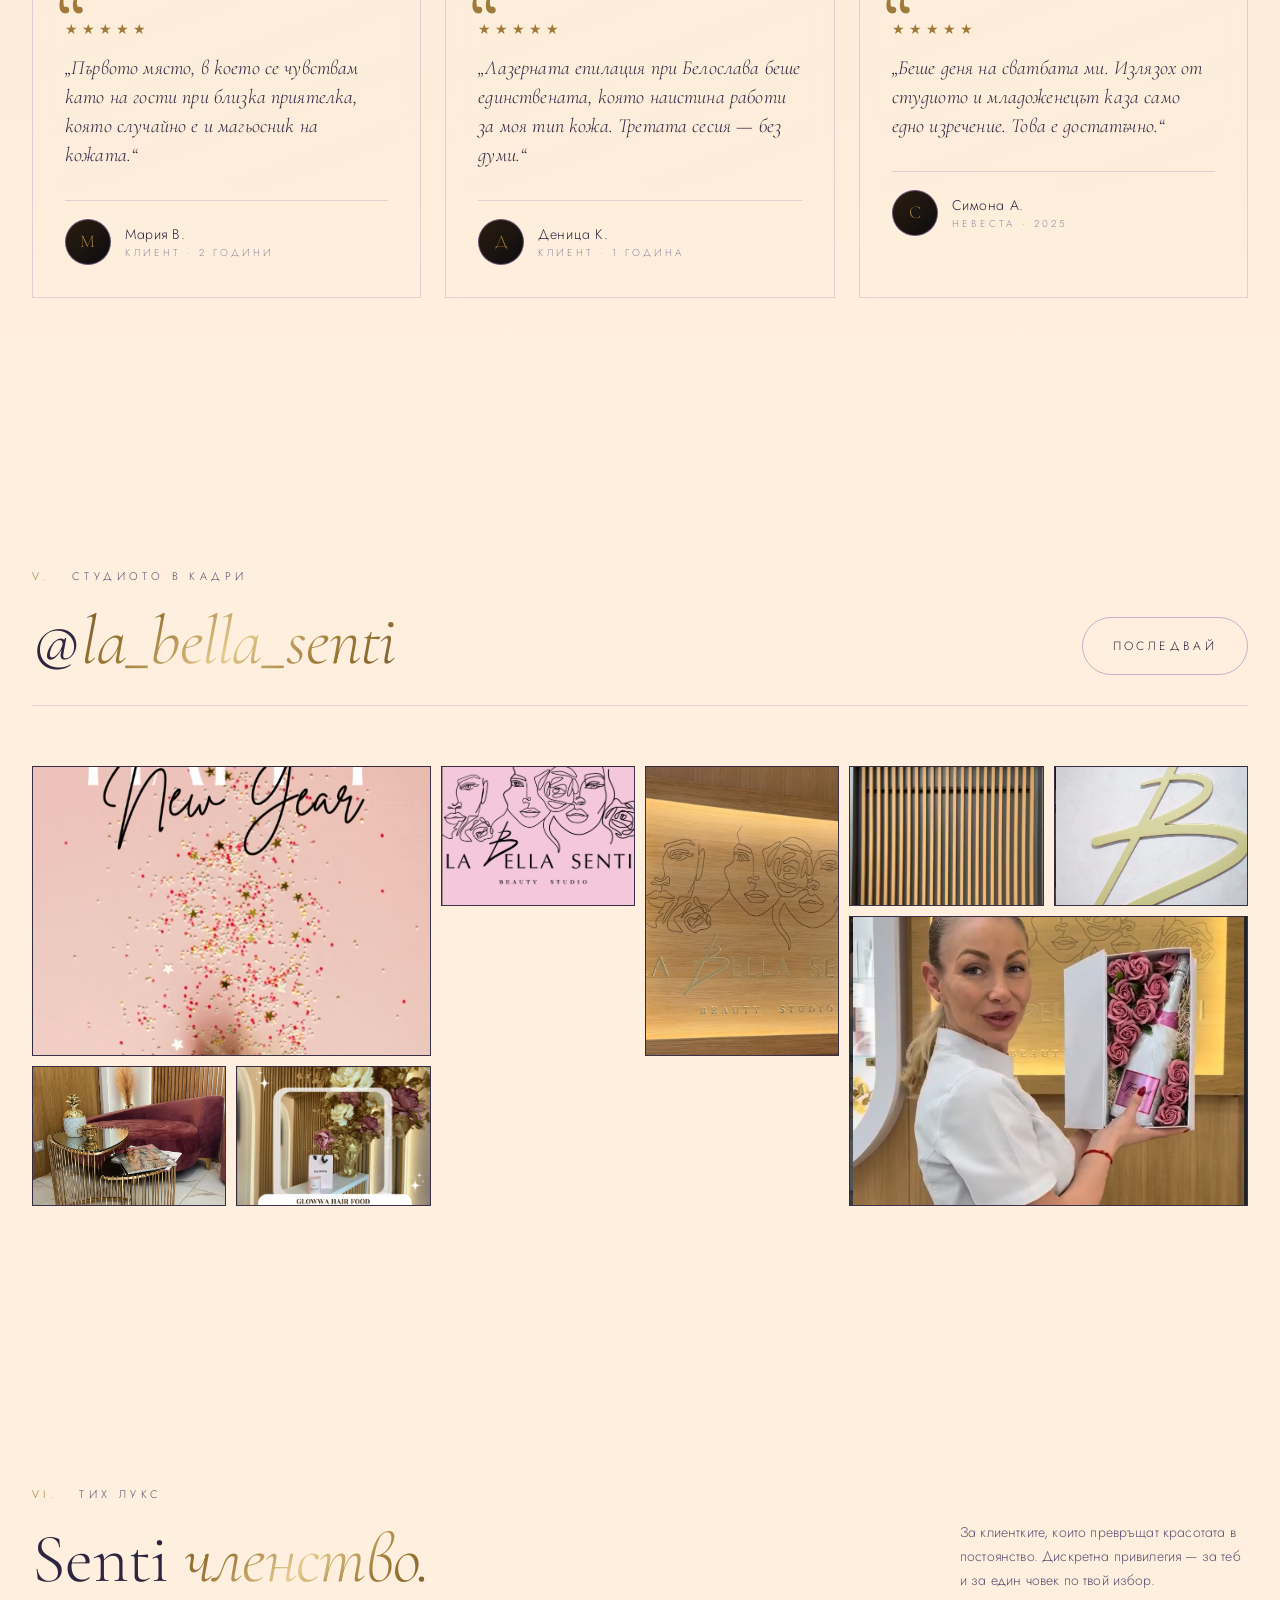
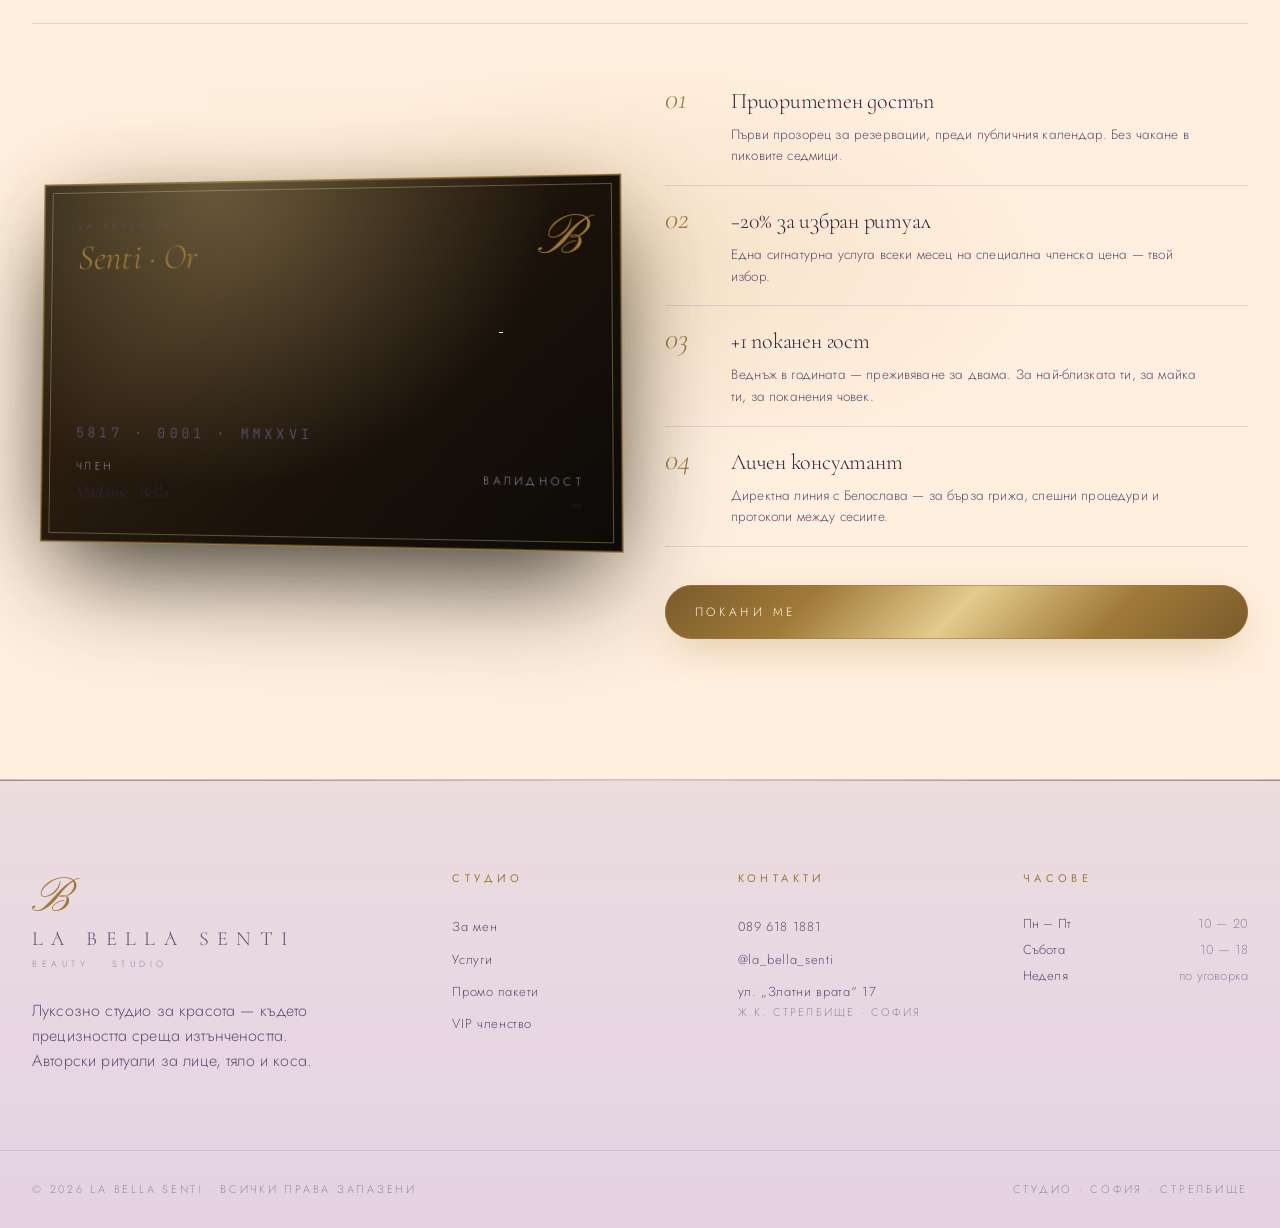
<file: index-print.html>
<!doctype html>
<html lang="bg">
<head>
<meta charset="utf-8"/>
<meta name="viewport" content="width=device-width,initial-scale=1"/>
<title>La Bella Senti — Beauty Studio</title>
<link rel="preconnect" href="https://fonts.googleapis.com"/>
<link rel="preconnect" href="https://fonts.gstatic.com" crossorigin/>
<link href="https://fonts.googleapis.com/css2?family=Cormorant+Garamond:ital,wght@0,300;0,400;0,500;1,300;1,400&family=Jost:wght@300;400;500&family=Pinyon+Script&family=JetBrains+Mono:wght@300;400&display=swap" rel="stylesheet"/>
<link rel="stylesheet" href="assets/theme.css"/>
<style>
  /* ============ HERO ============ */
  .hero{
    min-height:100vh;
    position:relative;
    padding:120px 0 0;
    background:var(--grad-page);
    overflow:hidden;
    display:flex;flex-direction:column;justify-content:center;
  }
  .hero::before{
    /* gold satin swirl */
    content:"";position:absolute;inset:-10% -5%;pointer-events:none;
    background:
      radial-gradient(ellipse 700px 500px at 80% 30%, rgba(201,169,106,.18), transparent 60%),
      radial-gradient(ellipse 500px 300px at 20% 80%, rgba(201,169,106,.10), transparent 60%),
      conic-gradient(from 220deg at 70% 50%, transparent 0%, rgba(201,169,106,.10) 15%, transparent 35%);
    filter:blur(20px);
    opacity:.9;
  }
  .hero::after{
    content:"";position:absolute;inset:0;pointer-events:none;
    background:
      linear-gradient(180deg,transparent 60%, rgba(8,7,10,.9) 100%),
      radial-gradient(ellipse at 50% 100%, rgba(0,0,0,.6), transparent 60%);
  }
  .hero-grid{
    position:relative;z-index:2;
    display:grid;grid-template-columns:1.05fr .95fr;gap:80px;align-items:center;
    max-width:var(--maxw);margin:0 auto;padding:80px 40px;width:100%;
    flex:1 0 auto;
  }
  .hero-copy .eyebrow{margin-bottom:32px;}
  .hero h1{
    font-size:clamp(64px, 9vw, 132px);
    font-weight:300;
    line-height:.95;
    margin-bottom:32px;
  }
  .hero h1 .italic{font-style:italic;font-weight:300;color:transparent;background:var(--grad-gold);-webkit-background-clip:text;background-clip:text;}
  .hero h1 .small-cap{display:block;font-size:.85em;}
  .hero .lead{font-size:17px;line-height:1.7;max-width:48ch;color:var(--ink-mute);margin-bottom:48px;}
  .hero-ctas{display:flex;gap:18px;flex-wrap:wrap;margin-bottom:60px;}
  .hero-meta{
    display:flex;align-items:center;gap:28px;color:var(--ink-dim);font-size:11px;letter-spacing:0.3em;text-transform:uppercase;
  }
  .hero-meta .star{color:var(--gold);letter-spacing:2px;}

  /* Hero portrait card */
  .portrait-wrap{position:relative;aspect-ratio:4/5;border:1px solid var(--line-strong);}
  .portrait-wrap::before{
    content:"";position:absolute;inset:-14px;border:1px solid var(--line);pointer-events:none;
  }
  .portrait-wrap::after{
    content:"";position:absolute;inset:0;pointer-events:none;
    background:
      linear-gradient(180deg, transparent 50%, rgba(8,7,10,.65) 100%),
      radial-gradient(ellipse at 50% 0%, rgba(201,169,106,.18), transparent 55%);
  }
  .portrait{
    position:absolute;inset:0;
    background:url("assets/labelle-tile.png") center center / cover no-repeat;
  }
  .portrait::before{
    content:"";position:absolute;inset:0;pointer-events:none;

  }
  .portrait-tag{
    position:absolute;left:-22px;top:50%;transform:translateY(-50%) rotate(-90deg);
    transform-origin:left center;
    color:var(--gold);letter-spacing:0.6em;text-transform:uppercase;font-size:10px;white-space:nowrap;
  }
  .portrait-cap{
    position:absolute;left:24px;bottom:24px;right:24px;z-index:3;
    border-top:1px solid var(--line-strong);padding-top:18px;
    display:flex;justify-content:space-between;align-items:flex-end;gap:18px;
    color:var(--ink);
  }
  .portrait-cap .pn{font-family:"Pinyon Script",cursive;font-size:38px;color:var(--gold);line-height:1;}
  .portrait-cap .pr{font-size:10px;letter-spacing:.3em;text-transform:uppercase;color:var(--ink-dim);text-align:right;}

  .hero-marquee{
    position:relative;z-index:2;
    border-top:1px solid var(--line);border-bottom:1px solid var(--line);
    margin-top:0;padding:18px 0;overflow:hidden;width:100%;
    background:linear-gradient(180deg,rgba(0,0,0,.5),rgba(0,0,0,.7));
    flex:0 0 auto;
  }
  .marquee-track{display:flex;gap:60px;width:max-content;animation:marquee 50s linear infinite;}
  .marquee-track > span{display:inline-flex;align-items:center;gap:60px;font-family:"Cormorant Garamond",serif;font-size:22px;font-style:italic;color:var(--ink-mute);letter-spacing:.04em;white-space:nowrap;}
  .marquee-track .dot{color:#a91dd5b5;font-style:normal;}
  @keyframes marquee{to{transform:translateX(-50%);}}

  /* floating ornaments */
  .ornament{position:absolute;z-index:1;pointer-events:none;}
  .ornament.left{left:32px;top:50%;transform:translateY(-50%);}
  .ornament svg{display:block;}

  /* ============ SERVICE CATEGORIES (bento) ============ */
  .sect-head{
    display:grid;grid-template-columns:1fr auto;gap:40px;align-items:end;
    margin-bottom:60px;padding-bottom:30px;border-bottom:1px solid var(--line);
  }
  .sect-head .num{color:var(--gold);font-family:"Cormorant Garamond",serif;font-size:18px;letter-spacing:.4em;}
  .sect-head h2{margin-top:24px;max-width:18ch;}
  .sect-head .right{max-width:36ch;color:var(--ink-mute);font-size:14px;line-height:1.7;}

  .bento{display:grid;grid-template-columns:repeat(12,1fr);grid-auto-rows:120px;gap:18px;}
  .bento .cat{
    position:relative;overflow:hidden;
    border:1px solid var(--line);
    background:linear-gradient(160deg,#15131a,#0a080c);
    color:var(--ink);text-decoration:none;
    transition:transform .5s cubic-bezier(.2,.7,.2,1), border-color .5s, box-shadow .5s;
    isolation:isolate;
  }
  .bento .cat::before{
    content:"";position:absolute;inset:0;
    background:var(--bg-img,linear-gradient(160deg,#1d1822,#0f0c14));
    background-size:cover;background-position:center;
    opacity:.55;transition:opacity .8s ease, transform 1.2s ease;z-index:-2;
  }
  .bento .cat::after{
    content:"";position:absolute;inset:0;z-index:-1;
    background:linear-gradient(180deg,transparent 30%,rgba(6,5,8,.92) 100%),
               linear-gradient(160deg,rgba(0,0,0,.45),rgba(0,0,0,.05));
    transition:background .6s;
  }
  .bento .cat:hover{transform:translateY(-2px);border-color:var(--line-strong);box-shadow:0 30px 80px -30px rgba(201,169,106,.35);}
  .bento .cat:hover::before{opacity:.75;transform:scale(1.05);}

  .bento .cat .inside{position:relative;padding:26px;height:100%;display:flex;flex-direction:column;justify-content:space-between;}
  .bento .cat .top{display:flex;justify-content:space-between;align-items:flex-start;}
  .bento .cat .tag{font-size:10px;letter-spacing:.35em;text-transform:uppercase;color:var(--gold);}
  .bento .cat .idx{font-family:"Cormorant Garamond",serif;font-style:italic;color:var(--ink-dim);font-size:14px;}
  .bento .cat h3{font-size:clamp(22px,2vw,30px);color:var(--ink);}
  .bento .cat h3 .it{font-style:italic;color:var(--gold-2);}
  .bento .cat .bot{display:flex;justify-content:space-between;align-items:end;gap:18px;color:var(--ink-mute);font-size:12.5px;line-height:1.55;}
  .bento .cat .arr{color:var(--gold);font-size:18px;flex-shrink:0;transition:transform .35s;}
  .bento .cat:hover .arr{transform:translate(4px,-4px);}

  /* spans */
  .c-laser{grid-column:span 6;grid-row:span 3;}
  .c-firming{grid-column:span 3;grid-row:span 2;}
  .c-rf{grid-column:span 3;grid-row:span 2;}
  .c-facial{grid-column:span 3;grid-row:span 3;}
  .c-hairdress{grid-column:span 4;grid-row:span 2;}
  .c-color{grid-column:span 5;grid-row:span 2;}
  .c-haircare{grid-column:span 4;grid-row:span 2;}
  .c-mani{grid-column:span 5;grid-row:span 2;}
  .c-makeup{grid-column:span 3;grid-row:span 2;}
  @media (max-width: 920px){
    .bento{grid-auto-rows:140px;}
    .bento .cat{grid-column:span 12 !important;grid-row:span 2 !important;}
  }

  /* category backgrounds via gradient compositions (placeholders) */
  .bg-laser{--bg-img: radial-gradient(ellipse at 30% 30%, rgba(201,169,106,.35), transparent 60%), linear-gradient(140deg,#2a1d0f, #0c0a08);}
  .bg-firming{--bg-img: radial-gradient(ellipse at 70% 30%, rgba(201,169,106,.22), transparent 60%), linear-gradient(140deg,#1c1622, #0a080c);}
  .bg-rf{--bg-img: radial-gradient(ellipse at 50% 50%, rgba(228,203,142,.18), transparent 60%), linear-gradient(140deg,#251a26, #0a080c);}
  .bg-facial{--bg-img: radial-gradient(ellipse at 40% 30%, rgba(228,203,142,.28), transparent 60%), linear-gradient(160deg,#2c1f12, #0c0a08);}
  .bg-hairdress{--bg-img: radial-gradient(ellipse at 60% 40%, rgba(201,169,106,.22), transparent 60%), linear-gradient(140deg,#1f1a14, #0a080c);}
  .bg-color{--bg-img: radial-gradient(ellipse at 50% 50%, rgba(228,203,142,.25), transparent 60%), linear-gradient(140deg,#241510, #0a080c);}
  .bg-haircare{--bg-img: radial-gradient(ellipse at 30% 70%, rgba(228,203,142,.16), transparent 60%), linear-gradient(140deg,#1a1620, #0a080c);}
  .bg-mani{--bg-img: radial-gradient(ellipse at 70% 30%, rgba(201,169,106,.28), transparent 60%), linear-gradient(140deg,#22171f, #0a080c);}
  .bg-makeup{--bg-img: radial-gradient(ellipse at 50% 30%, rgba(228,203,142,.22), transparent 60%), linear-gradient(140deg,#2a1822, #0a080c);}

  /* ============ PACKAGES ============ */
  .pkg-grid{display:grid;grid-template-columns:repeat(3,1fr);gap:24px;}
  @media (max-width:960px){.pkg-grid{grid-template-columns:1fr;}}
  .pkg{
    position:relative;padding:0;
    border:1px solid var(--line);
    background:linear-gradient(160deg,rgba(255,255,255,.02),rgba(0,0,0,0)),#0c0a10;
    overflow:hidden;
    transition:transform .5s, border-color .5s, box-shadow .5s;
  }
  .pkg:hover{transform:translateY(-4px);border-color:var(--line-strong);box-shadow:0 30px 70px -25px rgba(201,169,106,.35);}
  .pkg .pkg-img{height:280px;position:relative;overflow:hidden;}
  .pkg .pkg-img .imgph{position:absolute;inset:0;}
  .pkg .pkg-img::after{
    content:"";position:absolute;inset:0;background:linear-gradient(180deg,transparent 40%,rgba(0,0,0,.85) 100%);
  }
  .pkg .ribbon{
    position:absolute;top:24px;left:-50px;transform:rotate(-30deg);
    background:var(--grad-gold);color:#000;
    font-size:10px;letter-spacing:.35em;padding:6px 60px;text-transform:uppercase;
    z-index:3;
  }
  .pkg .pkg-body{padding:30px 28px 32px;}
  .pkg .pkg-body .meta{display:flex;justify-content:space-between;color:var(--ink-dim);font-size:10px;letter-spacing:.3em;text-transform:uppercase;margin-bottom:18px;}
  .pkg h3{font-size:30px;margin-bottom:14px;}
  .pkg .desc{font-size:13.5px;line-height:1.65;color:var(--ink-mute);margin-bottom:22px;min-height:62px;}
  .pkg .price-row{display:flex;align-items:baseline;gap:14px;padding-top:18px;border-top:1px solid var(--line);}
  .pkg .price-eur{font-family:"Cormorant Garamond",serif;font-size:34px;color:var(--gold);}
  .pkg .price-bgn{color:var(--ink-dim);font-size:12px;letter-spacing:.2em;text-transform:uppercase;}
  .pkg .pkg-cta{display:block;margin-top:22px;border-top:1px solid var(--line);padding-top:18px;color:var(--ink);font-size:11px;letter-spacing:.3em;text-transform:uppercase;text-decoration:none;display:flex;justify-content:space-between;align-items:center;}
  .pkg .pkg-cta .ar{color:var(--gold);transition:transform .3s;}
  .pkg:hover .pkg-cta .ar{transform:translateX(6px);}

  /* ============ TIPS / EDITORIAL ============ */
  .ed-grid{display:grid;grid-template-columns:1fr 1.2fr;gap:80px;align-items:start;}
  @media (max-width:960px){.ed-grid{grid-template-columns:1fr;}}
  .ed-portrait{
    position:relative;aspect-ratio:3/4;
    border:1px solid var(--line-strong);
    overflow:hidden;
    background:url("assets/owner.png") center 18% / cover no-repeat;
  }
  .ed-portrait::after{content:"";position:absolute;inset:0;background:linear-gradient(180deg,transparent 40%, rgba(8,7,10,.7));}
  .ed-portrait .sig{position:absolute;left:24px;bottom:24px;font-family:"Pinyon Script",cursive;color:var(--gold);font-size:46px;line-height:1;z-index:2;}
  .ed-portrait .qfloat{
    position:absolute;top:-18px;right:-18px;width:90px;height:90px;display:flex;align-items:center;justify-content:center;
    background:#0a080c;border:1px solid var(--gold);color:var(--gold);font-family:"Cormorant Garamond",serif;font-size:72px;line-height:1;padding-top:18px;
  }
  .ed-pull{font-family:"Cormorant Garamond",serif;font-size:clamp(28px,3.4vw,44px);line-height:1.18;font-style:italic;color:var(--ink);margin:0 0 30px;}
  .ed-pull .em{color:var(--gold);}
  .ed-byline{color:var(--ink-dim);font-size:11px;letter-spacing:.35em;text-transform:uppercase;margin-bottom:50px;}
  .tip-list{display:grid;gap:0;border-top:1px solid var(--line);}
  .tip-row{display:grid;grid-template-columns:60px 1fr auto;gap:24px;align-items:center;padding:24px 0;border-bottom:1px solid var(--line);cursor:pointer;transition:padding .3s;}
  .tip-row:hover{padding-left:14px;}
  .tip-row .n{color:var(--gold);font-family:"Cormorant Garamond",serif;font-style:italic;font-size:22px;}
  .tip-row .t{font-family:"Cormorant Garamond",serif;font-size:22px;color:var(--ink);}
  .tip-row .meta{color:var(--ink-dim);font-size:11px;letter-spacing:.3em;text-transform:uppercase;}

  /* ============ TESTIMONIALS ============ */
  .test-stage{position:relative;padding:40px 0;}
  .test-track{display:grid;grid-template-columns:repeat(3,1fr);gap:24px;}
  @media(max-width:960px){.test-track{grid-template-columns:1fr;}}
  .test{
    position:relative;padding:38px 32px 32px;
    background:linear-gradient(160deg,rgba(255,255,255,.04),rgba(255,255,255,.01));
    border:1px solid var(--line);
    backdrop-filter:blur(8px);
    isolation:isolate;
  }
  .test::before{
    content:"\201C";position:absolute;top:-8px;left:22px;
    font-family:"Cormorant Garamond",serif;color:var(--gold);font-size:96px;line-height:1;
  }
  .test .stars{color:var(--gold);letter-spacing:4px;font-size:14px;margin-bottom:14px;}
  .test .q{font-family:"Cormorant Garamond",serif;font-style:italic;font-size:20px;line-height:1.45;color:var(--ink);margin-bottom:30px;}
  .test .who{display:flex;align-items:center;gap:14px;padding-top:18px;border-top:1px solid var(--line);}
  .test .avatar{width:46px;height:46px;border-radius:50%;border:1px solid var(--line-strong);background:linear-gradient(140deg,#2a1d0f,#0e0c10);display:flex;align-items:center;justify-content:center;color:var(--gold);font-family:"Cormorant Garamond",serif;font-size:18px;}
  .test .n{color:var(--ink);font-size:14px;letter-spacing:.04em;}
  .test .r{color:var(--ink-dim);font-size:10px;letter-spacing:.3em;text-transform:uppercase;}

  /* ============ INSTAGRAM GALLERY ============ */
  .ig-grid{display:grid;grid-template-columns:repeat(6,1fr);grid-auto-rows:140px;gap:10px;}
  @media(max-width:960px){.ig-grid{grid-template-columns:repeat(3,1fr);}}
  .ig{position:relative;overflow:hidden;background:linear-gradient(140deg,#1a1620,#0a080c);border:1px solid var(--line);cursor:pointer;}
  .ig::before{content:"";position:absolute;inset:0;background-size:cover;background-position:center;transition:transform 1.2s ease;}
  .ig::after{content:"";position:absolute;inset:0;background:linear-gradient(180deg,transparent 60%,rgba(0,0,0,.6));opacity:0;transition:opacity .4s;}
  .ig:hover::before{transform:scale(1.07);}
  .ig:hover::after{opacity:1;}
  .ig .ig-tag{position:absolute;left:14px;bottom:12px;color:var(--gold);font-size:10px;letter-spacing:.3em;text-transform:uppercase;opacity:0;transition:opacity .4s;z-index:2;}
  .ig:hover .ig-tag{opacity:1;}
  .ig.r2{grid-row:span 2;}
  .ig.c2{grid-column:span 2;}

  .ig1::before{background-image:url("assets/studio-lounge.png");}
  .ig2::before{background-image:url("assets/studio-engraving.png");}
  .ig3::before{background-image:url("assets/studio-hairfood.png");}
  .ig4::before{background-image:url("assets/studio-storefront.png");}
  .ig5::before{background-image:url("assets/studio-signage.png");}
  .ig6::before{background-image:url("assets/studio-bsign.png");}
  .ig7::before{background-image:url("assets/owner.png");background-position:center 22%;}
  .ig8::before{background-image:url("assets/studio-logosign.png");}

  /* ============ MEMBERSHIP ============ */
  .vip-stage{position:relative;}
  .vip-stage::before{
    content:"";position:absolute;inset:-20px;
    background:radial-gradient(ellipse 600px 300px at 50% 50%, rgba(201,169,106,.18), transparent 70%);
    pointer-events:none;
  }
  .vip-grid{display:grid;grid-template-columns:1fr 1fr;gap:50px;align-items:center;position:relative;}
  @media(max-width:960px){.vip-grid{grid-template-columns:1fr;}}
  .vip-card{
    position:relative;aspect-ratio:1.586/1;
    background:
      radial-gradient(ellipse at 30% 0%, rgba(228,203,142,.35), transparent 60%),
      linear-gradient(135deg,#1c150a 0%, #2a1d0f 30%, #1a120a 60%, #0c0a08 100%);
    border:1px solid var(--gold);
    padding:36px;color:var(--ink);
    box-shadow:
      0 0 0 1px rgba(228,203,142,.25) inset,
      0 40px 100px -20px rgba(0,0,0,.8),
      0 0 80px -20px rgba(201,169,106,.55);
    display:flex;flex-direction:column;justify-content:space-between;
    transform:perspective(1000px) rotateY(-6deg) rotateX(2deg);
    transition:transform .6s;
  }
  .vip-card:hover{transform:perspective(1000px) rotateY(-2deg) rotateX(0deg);}
  .vip-card::before{content:"";position:absolute;inset:8px;border:1px solid rgba(228,203,142,.35);pointer-events:none;}
  .vip-card .vip-tier{font-family:"Cormorant Garamond",serif;font-size:36px;color:var(--gold);font-style:italic;line-height:1;}
  .vip-card .vip-num{font-family:"JetBrains Mono",monospace;letter-spacing:.3em;font-size:14px;color:var(--ink-mute);}
  .vip-card .vip-row{display:flex;justify-content:space-between;align-items:end;font-size:11px;letter-spacing:.3em;text-transform:uppercase;color:var(--ink-dim);}
  .vip-card .vip-name{color:var(--ink);}
  .vip-perks{display:grid;gap:18px;}
  .perk{display:grid;grid-template-columns:48px 1fr;gap:18px;align-items:start;padding-bottom:18px;border-bottom:1px solid var(--line);}
  .perk:last-child{border-bottom:0;}
  .perk .num{color:var(--gold);font-family:"Cormorant Garamond",serif;font-size:30px;font-style:italic;line-height:1;}
  .perk h4{font-family:"Cormorant Garamond",serif;font-size:22px;color:var(--ink);margin-bottom:6px;}
  .perk p{font-size:13.5px;line-height:1.6;margin:0;}

  /* ============ PRINT ============ */
  @page{ size: A4 portrait; margin: 0; }
  @media print{
    html, body{
      background:#08070a !important;
      color:var(--ink);
      -webkit-print-color-adjust: exact !important;
      print-color-adjust: exact !important;
      overflow:visible !important;
    }
    /* Hide site chrome */
    .nav, footer.lbs, .sticky-book{ display:none !important; }
    /* Force reveals visible */
    .reveal{ opacity:1 !important; transform:none !important; transition:none !important; }
    /* Stop animations */
    *,*::before,*::after{ animation: none !important; transition: none !important; }
    /* Stop marquee — show static label */
    .marquee-track{ animation:none !important; transform:none !important; gap:24px !important; }
    .marquee-track > span:nth-child(n+2){ display:none; }
    .marquee-track > span{ font-size:14px !important; }

    /* Each major section becomes its own page */
    section.hero,
    section.section{
      break-after: page;
      page-break-after: always;
      min-height: 297mm;
      height: auto;
      padding:0 !important;
      display:flex; flex-direction:column; justify-content:center;
      background:#08070a !important;
      overflow:visible !important;
    }
    section.section:last-of-type{ break-after: auto; page-break-after: auto; }

    /* Hero adjustments */
    .hero{ min-height: 297mm !important; padding: 14mm 0 0 !important; }
    .hero::before, .hero::after{ display:none; }
    .hero-grid{
      grid-template-columns: 1.1fr .9fr !important;
      gap: 18mm !important;
      padding: 10mm 16mm !important;
      align-items:center !important;
    }
    .hero h1{ font-size: 56pt !important; line-height: .95 !important; }
    .hero .lead{ font-size: 11pt !important; max-width: 48ch !important; }
    .hero-ctas{ display:none !important; }
    .hero-meta{ font-size:9pt !important; }
    .ornament.left{ display:none !important; }
    .hero-marquee{ margin-top:auto !important; }

    /* Wrap padding */
    .wrap{ padding: 10mm 16mm !important; max-width:none !important; }
    .section{ padding: 14mm 0 !important; }
    .sect-head{
      grid-template-columns: 1fr !important;
      gap: 10mm !important;
      margin-bottom: 10mm !important;
      padding-bottom: 8mm !important;
    }
    .sect-head h2{ font-size: 36pt !important; }
    .sect-head .right{ font-size: 10pt !important; max-width:65ch !important; }
    h1,h2,h3{ break-after:avoid; page-break-after:avoid; }

    /* Bento — page-sized grid */
    .bento{
      grid-auto-rows: 36mm !important;
      gap: 4mm !important;
    }
    .bento .cat{ break-inside:avoid; page-break-inside:avoid; transform:none !important; box-shadow:none !important;}
    .bento .cat::before{ opacity:.7 !important; }
    .bento .cat h3{ font-size: 22pt !important; }
    .bento .cat .bot{ font-size: 9pt !important; }
    .bento .cat .tag, .bento .cat .idx{ font-size:8pt !important;}

    /* Packages */
    .pkg-grid{ grid-template-columns: repeat(3,1fr) !important; gap:4mm !important; }
    .pkg{ break-inside:avoid; page-break-inside:avoid; transform:none !important; box-shadow:none !important;}
    .pkg .pkg-img{ height: 50mm !important; }
    .pkg .pkg-body{ padding: 8mm 7mm !important; }
    .pkg h3{ font-size: 18pt !important; }
    .pkg .desc{ font-size: 9pt !important; min-height:0 !important; }
    .pkg .price-eur{ font-size: 20pt !important; }
    .pkg .price-bgn{ font-size: 8pt !important; }
    .pkg .pkg-cta{ font-size: 8pt !important; }
    .pkg .meta{ font-size:8pt !important; }

    /* Editorial */
    .ed-grid{ grid-template-columns: 1fr 1.3fr !important; gap: 10mm !important; }
    .ed-pull{ font-size: 22pt !important; }
    .ed-byline{ font-size: 8pt !important; margin-bottom: 8mm !important; }
    .tip-row{ padding: 5mm 0 !important; }
    .tip-row .t{ font-size: 13pt !important; }
    .tip-row .n, .tip-row .meta{ font-size: 9pt !important; }
    .ed-portrait{ aspect-ratio: 3/4 !important; }

    /* Testimonials */
    .test-track{ grid-template-columns: repeat(3,1fr) !important; gap: 4mm !important; }
    .test{ break-inside:avoid; padding: 10mm 7mm 7mm !important; }
    .test::before{ font-size: 60pt !important; }
    .test .q{ font-size: 13pt !important; line-height: 1.4 !important; }
    .test .stars{ font-size: 10pt !important; }
    .test .n{ font-size: 10pt !important; }
    .test .r{ font-size: 8pt !important; }

    /* Gallery */
    .ig-grid{ grid-auto-rows: 32mm !important; gap: 3mm !important; }
    .ig{ break-inside:avoid; }
    .ig::before{ transform:none !important; }

    /* VIP */
    .vip-grid{ grid-template-columns: 1fr 1fr !important; gap: 10mm !important; }
    .vip-card{ transform: none !important; aspect-ratio: 1.586/1 !important; padding: 9mm !important; box-shadow: 0 0 0 1px rgba(228,203,142,.4) inset !important; }
    .vip-card .vip-tier{ font-size: 22pt !important; }
    .perk h4{ font-size: 14pt !important; }
    .perk p{ font-size: 9.5pt !important; }
    .perk .num{ font-size: 20pt !important; }
    .vip-perks .btn{ display:none !important; }

    /* Tighter type for paged use */
    p{ font-size: 10pt !important; line-height: 1.55 !important; }
    .kicker, .eyebrow{ font-size: 8pt !important; letter-spacing: .35em !important; }

    a{ color: inherit !important; text-decoration: none !important; }
  }

</style>
</head>
<body data-page="home">

<!-- ============ HERO ============ -->
<section class="hero" data-screen-label="Hero">

  <!-- ornament: gold thin vertical line w/ label -->
  <div class="ornament left">
    <div style="display:flex;flex-direction:column;align-items:center;gap:14px;">
      <span style="writing-mode:vertical-rl;transform:rotate(180deg);color:var(--ink-dim);letter-spacing:.4em;text-transform:uppercase;font-size:10px;">EST · MMXXIV · SOFIA</span>
      <span style="width:1px;height:140px;background:linear-gradient(180deg,transparent,var(--gold),transparent);"></span>
    </div>
  </div>

  <div class="hero-grid">
    <div class="hero-copy">
      <div class="eyebrow reveal" data-i18n-bg="Бутиково студио · София · Стрелбище" data-i18n-en="Boutique Studio · Sofia · Strelbishte">
        Бутиково студио<span class="dot"></span>София<span class="dot"></span>Стрелбище
      </div>
      <h1 class="reveal" style="--d:120ms;">
        <span data-i18n-bg="Изкуството" data-i18n-en="The Art of">Изкуството</span><br/>
        <span class="italic" data-i18n-bg="на красотата" data-i18n-en="Refined Beauty">на красотата</span><br/>
        <span class="small-cap" data-i18n-bg="изваяна с прецизност." data-i18n-en="sculpted with precision.">изваяна с прецизност.</span>
      </h1>
      <p class="lead reveal" style="--d:280ms;" data-i18n-bg="Авторски ритуали за лице, тяло и коса в интимна атмосфера. La Bella Senti е място, където професионализмът среща тихия лукс — за жени, които оценяват детайла." data-i18n-en="Signature face, body, and hair rituals in an intimate atmosphere. La Bella Senti is where professionalism meets quiet luxury — for women who notice the detail.">
        Авторски ритуали за лице, тяло и коса в интимна атмосфера. La Bella Senti е място, където професионализмът среща тихия лукс — за жени, които оценяват детайла.
      </p>
      <div class="hero-ctas reveal" style="--d:440ms;">
        <a class="btn gold" href="contact.html" data-i18n-bg="Резервирай час" data-i18n-en="Book Appointment">Резервирай час <span class="arrow">→</span></a>
        <a class="btn ghost" href="services.html" data-i18n-bg="Виж услугите" data-i18n-en="Explore Services">Виж услугите <span class="arrow">→</span></a>
      </div>
      <div class="hero-meta reveal" style="--d:600ms;">
        <span class="star">★★★★★</span>
        <span data-i18n-bg="450+ доволни клиенти" data-i18n-en="450+ devoted clients">450+ доволни клиенти</span>
        <span style="width:24px;height:1px;background:var(--line-strong);"></span>
        <a target="_blank" href="https://www.instagram.com/la_bella_senti_beauty_studio/" style="color:var(--gold);text-decoration:none;letter-spacing:.3em;">@la_bella_senti</a>
      </div>
    </div>

    <div class="hero-art reveal" style="--d:200ms;">
      <div class="portrait-wrap">
        <div class="portrait"></div>
        <span class="portrait-tag" data-i18n-bg="Белослава Иванова · Основател" data-i18n-en="Beloslaval Ivanova · Founder">Белослава Иванова · Основател</span>
        <div class="corner tl"></div>
        <div class="corner tr"></div>
        <div class="corner bl"></div>
        <div class="corner br"></div>
        <div class="portrait-cap">
          <span class="pn">Bella</span>
          <span class="pr" data-i18n-bg="Авторски почерк · от 2024" data-i18n-en="Signature touch · since 2024">Авторски почерк<br/>от 2024</span>
        </div>
      </div>
    </div>
  </div>

  <!-- marquee -->
  <div class="hero-marquee">
    <div class="marquee-track" aria-hidden="true">
      <span data-i18n-bg="Лазерна епилация · Радиочестотен лифтинг · Стягащи терапии · Процедури за лице · Фризьорство · Боядисване · Терапии за коса · Маникюр · Педикюр · Грим" data-i18n-en="Laser Epilation · Radiofrequency Lifting · Firming Therapies · Facial Procedures · Hairdressing · Coloring · Hair Treatments · Manicure · Pedicure · Makeup">
        Лазерна епилация <span class="dot">◆</span>
        Радиочестотен лифтинг <span class="dot">◆</span>
        Стягащи терапии <span class="dot">◆</span>
        Процедури за лице <span class="dot">◆</span>
        Фризьорство <span class="dot">◆</span>
        Боядисване <span class="dot">◆</span>
        Терапии за коса <span class="dot">◆</span>
        Маникюр <span class="dot">◆</span>
        Педикюр <span class="dot">◆</span>
        Грим <span class="dot">◆</span>
      </span>
      <span aria-hidden="true">
        Лазерна епилация <span class="dot">◆</span>
        Радиочестотен лифтинг <span class="dot">◆</span>
        Стягащи терапии <span class="dot">◆</span>
        Процедури за лице <span class="dot">◆</span>
        Фризьорство <span class="dot">◆</span>
        Боядисване <span class="dot">◆</span>
        Терапии за коса <span class="dot">◆</span>
        Маникюр <span class="dot">◆</span>
        Педикюр <span class="dot">◆</span>
        Грим <span class="dot">◆</span>
      </span>
    </div>
  </div>
</section>

<!-- ============ SERVICE CATEGORIES BENTO ============ -->
<section class="section" data-screen-label="Services Bento" id="services-bento">
  <div class="wrap">
    <div class="sect-head reveal">
      <div>
        <div class="kicker"><span style="color:var(--gold);">I.</span> &nbsp; <span data-i18n-bg="Колекция услуги" data-i18n-en="The Collection">Колекция услуги</span></div>
        <h2 class="display"><span data-i18n-bg="Деветте" data-i18n-en="Nine">Деветте</span><br/><span class="italic gold" data-i18n-bg="ритуала" data-i18n-en="signature rituals.">ритуала</span><span data-i18n-bg="." data-i18n-en="">.</span></h2>
      </div>
      <div class="right" data-i18n-bg="От прецизна лазерна епилация до радиочестотен лифтинг и авторски процедури за лице — всяка услуга е изградена около твоята кожа, твоя ритъм и твоя резултат." data-i18n-en="From precision laser epilation to radiofrequency lifting and signature facial work — each service is built around your skin, your rhythm, your result.">
        От прецизна лазерна епилация до радиочестотен лифтинг и авторски процедури за лице — всяка услуга е изградена около твоята кожа, твоя ритъм и твоя резултат.
      </div>
    </div>

    <div class="bento reveal" style="--d:120ms;">
      <a class="cat c-laser bg-laser" href="services.html#laser">
        <div class="inside">
          <div class="top">
            <span class="tag" data-i18n-bg="Сигнатура" data-i18n-en="Signature">Сигнатура</span>
            <span class="idx">01 / 09</span>
          </div>
          <div>
            <h3 style="font-size:clamp(34px,3.6vw,52px);"><span data-i18n-bg="Лазерна" data-i18n-en="Laser">Лазерна</span> <span class="it" data-i18n-bg="епилация" data-i18n-en="Epilation">епилация</span></h3>
            <div class="bot" style="margin-top:18px;">
              <span data-i18n-bg="Диоден лазер с тройна дължина на вълната за всеки тон кожа и фототип." data-i18n-en="Triple-wavelength diode laser tuned to every skin tone and phototype.">Диоден лазер с тройна дължина на вълната за всеки тон кожа и фототип.</span>
              <span class="arr">↗</span>
            </div>
          </div>
        </div>
      </a>

      <a class="cat c-firming bg-firming" href="services.html#firming">
        <div class="inside">
          <div class="top">
            <span class="tag" data-i18n-bg="Тяло" data-i18n-en="Body">Тяло</span>
            <span class="idx">02</span>
          </div>
          <div>
            <h3><span data-i18n-bg="Стягащи" data-i18n-en="Firming">Стягащи</span> <span class="it" data-i18n-bg="терапии" data-i18n-en="therapies">терапии</span></h3>
            <div class="bot" style="margin-top:10px;"><span data-i18n-bg="Скулптурираща грижа за тяло." data-i18n-en="Sculpting body care.">Скулптурираща грижа за тяло.</span><span class="arr">↗</span></div>
          </div>
        </div>
      </a>

      <a class="cat c-rf bg-rf" href="services.html#rf">
        <div class="inside">
          <div class="top"><span class="tag" data-i18n-bg="Технология" data-i18n-en="Technology">Технология</span><span class="idx">03</span></div>
          <div>
            <h3><span data-i18n-bg="RF" data-i18n-en="RF">RF</span> <span class="it" data-i18n-bg="лифтинг" data-i18n-en="lifting">лифтинг</span></h3>
            <div class="bot" style="margin-top:10px;"><span data-i18n-bg="Невидим лифт. Видим резултат." data-i18n-en="Invisible lift. Visible result.">Невидим лифт. Видим резултат.</span><span class="arr">↗</span></div>
          </div>
        </div>
      </a>

      <a class="cat c-facial bg-facial" href="services.html#facial">
        <div class="inside">
          <div class="top"><span class="tag" data-i18n-bg="Лице" data-i18n-en="Face">Лице</span><span class="idx">04</span></div>
          <div>
            <h3 style="font-size:clamp(26px,2.6vw,36px);"><span data-i18n-bg="Процедури" data-i18n-en="Facial">Процедури</span><br/><span class="it" data-i18n-bg="за лице" data-i18n-en="procedures">за лице</span></h3>
            <div class="bot" style="margin-top:14px;"><span data-i18n-bg="Дълбоко почистване, хидратация, anti-age." data-i18n-en="Deep cleanse, hydration, anti-age rituals.">Дълбоко почистване, хидратация, anti-age.</span><span class="arr">↗</span></div>
          </div>
        </div>
      </a>

      <a class="cat c-hairdress bg-hairdress" href="services.html#hairdress">
        <div class="inside">
          <div class="top"><span class="tag" data-i18n-bg="Коса" data-i18n-en="Hair">Коса</span><span class="idx">05</span></div>
          <div>
            <h3><span data-i18n-bg="Фризьорство" data-i18n-en="Hairdressing">Фризьорство</span></h3>
            <div class="bot" style="margin-top:10px;"><span data-i18n-bg="Авторски подстригвания и оформяне." data-i18n-en="Signature cuts and styling.">Авторски подстригвания и оформяне.</span><span class="arr">↗</span></div>
          </div>
        </div>
      </a>

      <a class="cat c-color bg-color" href="services.html#color">
        <div class="inside">
          <div class="top"><span class="tag" data-i18n-bg="Цвят" data-i18n-en="Colour">Цвят</span><span class="idx">06</span></div>
          <div>
            <h3><span data-i18n-bg="Боядисване" data-i18n-en="Hair">Боядисване</span> <span class="it" data-i18n-bg="на коса" data-i18n-en="coloring">на коса</span></h3>
            <div class="bot" style="margin-top:10px;"><span data-i18n-bg="Балаяж, шатуш, премиум брандове." data-i18n-en="Balayage, shatush, premium brands.">Балаяж, шатуш, премиум брандове.</span><span class="arr">↗</span></div>
          </div>
        </div>
      </a>

      <a class="cat c-haircare bg-haircare" href="services.html#haircare">
        <div class="inside">
          <div class="top"><span class="tag" data-i18n-bg="Възстановяване" data-i18n-en="Restoration">Възстановяване</span><span class="idx">07</span></div>
          <div>
            <h3><span data-i18n-bg="Терапии" data-i18n-en="Hair">Терапии</span> <span class="it" data-i18n-bg="за коса" data-i18n-en="treatments">за коса</span></h3>
            <div class="bot" style="margin-top:10px;"><span data-i18n-bg="Ботокс, кератин, нано-възстановяване." data-i18n-en="Botox, keratin, nano-repair.">Ботокс, кератин, нано-възстановяване.</span><span class="arr">↗</span></div>
          </div>
        </div>
      </a>

      <a class="cat c-mani bg-mani" href="services.html#mani">
        <div class="inside">
          <div class="top"><span class="tag" data-i18n-bg="Ръце · Крака" data-i18n-en="Hands · Feet">Ръце · Крака</span><span class="idx">08</span></div>
          <div>
            <h3><span data-i18n-bg="Маникюр" data-i18n-en="Manicure">Маникюр</span> <span class="it" data-i18n-bg="& педикюр" data-i18n-en="& pedicure">& педикюр</span></h3>
            <div class="bot" style="margin-top:10px;"><span data-i18n-bg="Класически, японски, гел-лак." data-i18n-en="Classic, Japanese, gel polish.">Класически, японски, гел-лак.</span><span class="arr">↗</span></div>
          </div>
        </div>
      </a>

      <a class="cat c-makeup bg-makeup" href="services.html#makeup">
        <div class="inside">
          <div class="top"><span class="tag" data-i18n-bg="Финал" data-i18n-en="Finish">Финал</span><span class="idx">09</span></div>
          <div>
            <h3><span class="it" data-i18n-bg="Грим" data-i18n-en="Makeup">Грим</span></h3>
            <div class="bot" style="margin-top:10px;"><span data-i18n-bg="Дневен · вечерен · сватбен." data-i18n-en="Day · evening · bridal.">Дневен · вечерен · сватбен.</span><span class="arr">↗</span></div>
          </div>
        </div>
      </a>
    </div>
  </div>
</section>

<!-- ============ PACKAGES ============ -->
<section class="section tight" data-screen-label="Packages" id="packages" style="background:linear-gradient(180deg,transparent, rgba(201,169,106,.04), transparent);">
  <div class="wrap">
    <div class="sect-head reveal">
      <div>
        <div class="kicker"><span style="color:var(--gold);">II.</span> &nbsp; <span data-i18n-bg="Куриран лукс" data-i18n-en="Curated Luxury">Куриран лукс</span></div>
        <h2 class="display"><span data-i18n-bg="Авторски" data-i18n-en="Signature">Авторски</span> <span class="italic gold" data-i18n-bg="пакети." data-i18n-en="packages.">пакети.</span></h2>
      </div>
      <div class="right" data-i18n-bg="Преживявания, събрани в безшевно цяло — за невести, специални вечери и поводи, които заслужават собствен ритуал." data-i18n-en="Experiences composed into a seamless whole — for brides, special evenings, and occasions that deserve their own ritual.">
        Преживявания, събрани в безшевно цяло — за невести, специални вечери и поводи, които заслужават собствен ритуал.
      </div>
    </div>

    <div class="pkg-grid">

      <article class="pkg reveal">
        <div class="ribbon" data-i18n-bg="Сигнатура" data-i18n-en="Signature">Сигнатура</div>
        <div class="pkg-img">
          <div class="imgph" style="background:radial-gradient(ellipse at 30% 30%,rgba(255,200,200,.18),transparent 60%),linear-gradient(160deg,#2a1820,#0a080c);">[ BRIDAL · 06H ]</div>
        </div>
        <div class="pkg-body">
          <div class="meta"><span data-i18n-bg="Сватбен ден" data-i18n-en="Wedding day">Сватбен ден</span><span>06h · 4 services</span></div>
          <h3><span class="italic gold" data-i18n-bg="Невестен" data-i18n-en="The Bridal">Невестен</span> <span data-i18n-bg="ритуал" data-i18n-en="Ritual">ритуал</span></h3>
          <p class="desc" data-i18n-bg="Грим, прическа, маникюр и финален щрих в деня на сватбата. Пробна репетиция една седмица предварително." data-i18n-en="Makeup, hair, manicure and a final touch on your wedding day. Trial run one week ahead, included.">
            Грим, прическа, маникюр и финален щрих в деня на сватбата. Пробна репетиция една седмица предварително.
          </p>
          <div class="price-row">
            <span class="price-eur">€ 380</span>
            <span class="price-bgn">/ 743 BGN</span>
          </div>
          <a class="pkg-cta" href="contact.html"><span data-i18n-bg="Резервирай преживяването" data-i18n-en="Reserve the experience">Резервирай преживяването</span><span class="ar">→</span></a>
        </div>
      </article>

      <article class="pkg reveal" style="--d:120ms;">
        <div class="ribbon" style="background:linear-gradient(135deg,#a78546,#e4cb8e);" data-i18n-bg="Събитие" data-i18n-en="Event">Събитие</div>
        <div class="pkg-img">
          <div class="imgph" style="background:radial-gradient(ellipse at 50% 30%,rgba(228,203,142,.25),transparent 60%),linear-gradient(160deg,#221a12,#0a080c);">[ HAIR + MAKEUP ]</div>
        </div>
        <div class="pkg-body">
          <div class="meta"><span data-i18n-bg="Премиум вечер" data-i18n-en="Premium evening">Премиум вечер</span><span>02h · 2 services</span></div>
          <h3><span data-i18n-bg="Коса" data-i18n-en="Hair">Коса</span> <span class="italic gold">+</span> <span data-i18n-bg="грим" data-i18n-en="& makeup">грим</span></h3>
          <p class="desc" data-i18n-bg="Прическа и грим за официално събитие, фотосесия или премиера. Шампанско в студиото." data-i18n-en="Hair and makeup for a gala, shoot or premiere. Champagne in the studio.">
            Прическа и грим за официално събитие, фотосесия или премиера. Шампанско в студиото.
          </p>
          <div class="price-row">
            <span class="price-eur">€ 110</span>
            <span class="price-bgn">/ 215 BGN</span>
          </div>
          <a class="pkg-cta" href="contact.html"><span data-i18n-bg="Резервирай преживяването" data-i18n-en="Reserve the experience">Резервирай преживяването</span><span class="ar">→</span></a>
        </div>
      </article>

      <article class="pkg reveal" style="--d:240ms;">
        <div class="ribbon" data-i18n-bg="Сезон" data-i18n-en="Seasonal">Сезон</div>
        <div class="pkg-img">
          <div class="imgph" style="background:radial-gradient(ellipse at 70% 30%,rgba(228,203,142,.2),transparent 60%),linear-gradient(160deg,#1a1822,#0a080c);">[ GLOW · UP ]</div>
        </div>
        <div class="pkg-body">
          <div class="meta"><span data-i18n-bg="Сезонен глоу-ъп" data-i18n-en="Seasonal glow-up">Сезонен глоу-ъп</span><span>03h · 3 services</span></div>
          <h3><span data-i18n-bg="Глоу" data-i18n-en="Seasonal">Глоу</span> <span class="italic gold" data-i18n-bg="ъп" data-i18n-en="glow.">ъп</span></h3>
          <p class="desc" data-i18n-bg="Хидро процедура за лице, RF лифтинг и оформяне на вежди. Пълно възстановяване между сезоните." data-i18n-en="Hydro facial, RF lift and brow shaping. A full reset between seasons.">
            Хидро процедура за лице, RF лифтинг и оформяне на вежди. Пълно възстановяване между сезоните.
          </p>
          <div class="price-row">
            <span class="price-eur">€ 165</span>
            <span class="price-bgn">/ 323 BGN</span>
          </div>
          <a class="pkg-cta" href="contact.html"><span data-i18n-bg="Резервирай преживяването" data-i18n-en="Reserve the experience">Резервирай преживяването</span><span class="ar">→</span></a>
        </div>
      </article>

      <article class="pkg reveal">
        <div class="ribbon" style="background:linear-gradient(135deg,#7a5b2c,#c9a96a);" data-i18n-bg="Курс" data-i18n-en="Course">Курс</div>
        <div class="pkg-img">
          <div class="imgph" style="background:radial-gradient(ellipse at 40% 40%,rgba(201,169,106,.28),transparent 60%),linear-gradient(160deg,#2c1f12,#0a080c);">[ LASER · 6 ]</div>
        </div>
        <div class="pkg-body">
          <div class="meta"><span data-i18n-bg="Курс от 6 процедури" data-i18n-en="Course of 6">Курс от 6 процедури</span><span>−20%</span></div>
          <h3><span data-i18n-bg="Епилация" data-i18n-en="Epilation">Епилация</span> <span class="italic gold" data-i18n-bg="курс" data-i18n-en="course">курс</span></h3>
          <p class="desc" data-i18n-bg="Шест сесии за избрана зона, разпределени според естествения цикъл на космите. Гарантиран резултат." data-i18n-en="Six sessions for your chosen zone, scheduled to the natural hair cycle. Guaranteed result.">
            Шест сесии за избрана зона, разпределени според естествения цикъл на космите. Гарантиран резултат.
          </p>
          <div class="price-row">
            <span class="price-eur">€ 240</span>
            <span class="price-bgn">/ 469 BGN</span>
          </div>
          <a class="pkg-cta" href="contact.html"><span data-i18n-bg="Резервирай преживяването" data-i18n-en="Reserve the experience">Резервирай преживяването</span><span class="ar">→</span></a>
        </div>
      </article>

      <article class="pkg reveal" style="--d:120ms;">
        <div class="ribbon" data-i18n-bg="Първо посещение" data-i18n-en="First visit">Първо посещение</div>
        <div class="pkg-img">
          <div class="imgph" style="background:radial-gradient(ellipse at 50% 50%,rgba(228,203,142,.22),transparent 60%),linear-gradient(160deg,#1c1820,#0a080c);">[ INTRO · −15% ]</div>
        </div>
        <div class="pkg-body">
          <div class="meta"><span data-i18n-bg="Запознанство" data-i18n-en="Welcome ritual">Запознанство</span><span>−15%</span></div>
          <h3><span data-i18n-bg="Първа" data-i18n-en="The First">Първа</span> <span class="italic gold" data-i18n-bg="среща" data-i18n-en="visit.">среща</span></h3>
          <p class="desc" data-i18n-bg="Консултация с Белослава, диагностика на кожата и –15% върху избрана от теб първа процедура." data-i18n-en="A consultation with Beloslava, a skin diagnosis and −15% off your first chosen procedure.">
            Консултация с Белослава, диагностика на кожата и –15% върху избрана от теб първа процедура.
          </p>
          <div class="price-row">
            <span class="price-eur">€ 0</span>
            <span class="price-bgn" data-i18n-bg="консултация / 0 BGN" data-i18n-en="consultation / 0 BGN">консултация / 0 BGN</span>
          </div>
          <a class="pkg-cta" href="contact.html"><span data-i18n-bg="Резервирай преживяването" data-i18n-en="Reserve the experience">Резервирай преживяването</span><span class="ar">→</span></a>
        </div>
      </article>

      <article class="pkg reveal" style="--d:240ms;">
        <div class="ribbon" style="background:linear-gradient(135deg,#a78546,#fff3cf,#a78546);" data-i18n-bg="Подарък" data-i18n-en="Gift">Подарък</div>
        <div class="pkg-img">
          <div class="imgph" style="background:radial-gradient(ellipse at 50% 30%,rgba(228,203,142,.28),transparent 60%),linear-gradient(160deg,#1a1620,#0a080c);">[ GIFT · CARD ]</div>
        </div>
        <div class="pkg-body">
          <div class="meta"><span data-i18n-bg="Подаръчна карта" data-i18n-en="Gift card">Подаръчна карта</span><span data-i18n-bg="на твоя стойност" data-i18n-en="any amount">на твоя стойност</span></div>
          <h3><span class="italic gold" data-i18n-bg="Карта" data-i18n-en="The Gift">Карта</span> <span data-i18n-bg="подарък" data-i18n-en="Card">подарък</span></h3>
          <p class="desc" data-i18n-bg="Луксозна подаръчна карта в собствена кутия — за рождени дни, годишнини и поводи без повод." data-i18n-en="A luxury gift card in its own keepsake box — for birthdays, anniversaries, or no reason at all.">
            Луксозна подаръчна карта в собствена кутия — за рождени дни, годишнини и поводи без повод.
          </p>
          <div class="price-row">
            <span class="price-eur" style="font-size:24px;letter-spacing:.1em;" data-i18n-bg="€ 50 — 500" data-i18n-en="€ 50 — 500">€ 50 — 500</span>
            <span class="price-bgn">/ 97 — 977 BGN</span>
          </div>
          <a class="pkg-cta" href="contact.html"><span data-i18n-bg="Поръчай карта" data-i18n-en="Order a card">Поръчай карта</span><span class="ar">→</span></a>
        </div>
      </article>

    </div>
  </div>
</section>

<!-- ============ TIPS / EDITORIAL ============ -->
<section class="section" data-screen-label="Tips Editorial" id="tips">
  <div class="wrap">
    <div class="sect-head reveal">
      <div>
        <div class="kicker"><span style="color:var(--gold);">III.</span> &nbsp; <span data-i18n-bg="Бележки от студиото" data-i18n-en="Notes from the studio">Бележки от студиото</span></div>
        <h2 class="display"><span data-i18n-bg="Дневник" data-i18n-en="The Beauty">Дневник</span><br/><span class="italic gold" data-i18n-bg="на красотата." data-i18n-en="diary.">на красотата.</span></h2>
      </div>
      <div class="right" data-i18n-bg="Експертна гледна точка от Белослава — за грижа, която работи между визитите в студиото." data-i18n-en="An expert point of view from Beloslava — for the care that works between studio visits.">
        Експертна гледна точка от Белослава — за грижа, която работи между визитите в студиото.
      </div>
    </div>

    <div class="ed-grid">
      <div class="reveal">
        <div class="ed-portrait">
          <div class="qfloat">"</div>
          <span class="sig">B. Ivanova</span>
        </div>
      </div>
      <div class="reveal" style="--d:160ms;">
        <p class="ed-pull" data-i18n-bg="„Кожата не се променя с продукт, тя се променя с навик. Започни с по-малко — но направи го всеки ден, с внимание.“" data-i18n-en="“Skin doesn't change with a product — it changes with a habit. Begin with less, but do it daily, and with intention.”">
          „Кожата не се променя с продукт, тя се променя с навик. Започни с по-малко — но направи го всеки ден, с внимание.“
        </p>
        <div class="ed-byline" data-i18n-bg="Белослава Иванова · Основател · La Bella Senti" data-i18n-en="Beloslava Ivanova · Founder · La Bella Senti">Белослава Иванова · Основател · La Bella Senti</div>

        <div class="tip-list">
          <div class="tip-row">
            <span class="n">№ 01</span>
            <span class="t" data-i18n-bg="Сутрин — антиоксидант, преди слънчевия филтър" data-i18n-en="Morning — antioxidant, before SPF">Сутрин — антиоксидант, преди слънчевия филтър</span>
            <span class="meta" data-i18n-bg="Грижа за лице" data-i18n-en="Facial care">Грижа за лице</span>
          </div>
          <div class="tip-row">
            <span class="n">№ 02</span>
            <span class="t" data-i18n-bg="Между лазерните сесии — без слънце 14 дни" data-i18n-en="Between laser sessions — no sun for 14 days">Между лазерните сесии — без слънце 14 дни</span>
            <span class="meta" data-i18n-bg="Лазерна епилация" data-i18n-en="Laser epilation">Лазерна епилация</span>
          </div>
          <div class="tip-row">
            <span class="n">№ 03</span>
            <span class="t" data-i18n-bg="Боядисаната коса има друг pH — измий с хладка вода" data-i18n-en="Coloured hair has a different pH — rinse with cool water">Боядисаната коса има друг pH — измий с хладка вода</span>
            <span class="meta" data-i18n-bg="Цвят и коса" data-i18n-en="Hair color">Цвят и коса</span>
          </div>
          <div class="tip-row">
            <span class="n">№ 04</span>
            <span class="t" data-i18n-bg="RF лифтингът работи в курс — четири сесии, разделени с 10 дни" data-i18n-en="RF lifting works in a course — four sessions, ten days apart">RF лифтингът работи в курс — четири сесии, разделени с 10 дни</span>
            <span class="meta" data-i18n-bg="Лифтинг" data-i18n-en="Lifting">Лифтинг</span>
          </div>
          <div class="tip-row">
            <span class="n">№ 05</span>
            <span class="t" data-i18n-bg="Сезонна смяна — една дълбока маска седмично" data-i18n-en="Seasonal switch — one deep mask every week">Сезонна смяна — една дълбока маска седмично</span>
            <span class="meta" data-i18n-bg="Ритуал" data-i18n-en="Ritual">Ритуал</span>
          </div>
        </div>
        <a href="about.html" class="btn ghost" style="margin-top:40px;" data-i18n-bg="Запознай се с Белослава" data-i18n-en="Meet Beloslava">Запознай се с Белослава <span class="arrow">→</span></a>
      </div>
    </div>
  </div>
</section>

<!-- ============ TESTIMONIALS ============ -->
<section class="section tight" data-screen-label="Testimonials" id="testimonials" style="background:linear-gradient(180deg,transparent, rgba(201,169,106,.04), transparent);">
  <div class="wrap">
    <div class="sect-head reveal">
      <div>
        <div class="kicker"><span style="color:var(--gold);">IV.</span> &nbsp; <span data-i18n-bg="Думи на доверие" data-i18n-en="Words of trust">Думи на доверие</span></div>
        <h2 class="display"><span data-i18n-bg="450+" data-i18n-en="450+">450+</span> <span class="italic gold" data-i18n-bg="отзива." data-i18n-en="reviews.">отзива.</span></h2>
      </div>
      <div class="right" data-i18n-bg="Една и съща опитност — отново и отново, изречена с собствен глас." data-i18n-en="The same experience — described again and again, in each client's own voice.">
        Една и съща опитност — отново и отново, изречена с собствен глас.
      </div>
    </div>

    <div class="test-stage">
      <div class="test-track">
        <div class="test reveal">
          <div class="stars">★★★★★</div>
          <p class="q" data-i18n-bg="„Първото място, в което се чувствам като на гости при близка приятелка, която случайно е и магьосник на кожата.“" data-i18n-en="“The first place where I feel like I'm visiting a close friend — who happens to also be a skin magician.”">
            „Първото място, в което се чувствам като на гости при близка приятелка, която случайно е и магьосник на кожата.“
          </p>
          <div class="who">
            <div class="avatar">M</div>
            <div>
              <div class="n">Мария В.</div>
              <div class="r" data-i18n-bg="Клиент · 2 години" data-i18n-en="Client · 2 yrs">Клиент · 2 години</div>
            </div>
          </div>
        </div>
        <div class="test reveal" style="--d:120ms;">
          <div class="stars">★★★★★</div>
          <p class="q" data-i18n-bg="„Лазерната епилация при Белослава беше единствената, която наистина работи за моя тип кожа. Третата сесия — без думи.“" data-i18n-en="“Beloslava's laser epilation was the first that truly worked on my skin type. After three sessions — speechless.”">
            „Лазерната епилация при Белослава беше единствената, която наистина работи за моя тип кожа. Третата сесия — без думи.“
          </p>
          <div class="who">
            <div class="avatar">Д</div>
            <div>
              <div class="n">Деница К.</div>
              <div class="r" data-i18n-bg="Клиент · 1 година" data-i18n-en="Client · 1 yr">Клиент · 1 година</div>
            </div>
          </div>
        </div>
        <div class="test reveal" style="--d:240ms;">
          <div class="stars">★★★★★</div>
          <p class="q" data-i18n-bg="„Беше деня на сватбата ми. Излязох от студиото и младоженецът каза само едно изречение. Това е достатъчно.“" data-i18n-en="“It was my wedding day. I walked out of the studio and my husband only said one sentence. That was enough.”">
            „Беше деня на сватбата ми. Излязох от студиото и младоженецът каза само едно изречение. Това е достатъчно.“
          </p>
          <div class="who">
            <div class="avatar">С</div>
            <div>
              <div class="n">Симона А.</div>
              <div class="r" data-i18n-bg="Невеста · 2025" data-i18n-en="Bride · 2025">Невеста · 2025</div>
            </div>
          </div>
        </div>
      </div>
    </div>
  </div>
</section>

<!-- ============ INSTAGRAM GALLERY ============ -->
<section class="section" data-screen-label="Gallery" id="gallery">
  <div class="wrap">
    <div class="sect-head reveal">
      <div>
        <div class="kicker"><span style="color:var(--gold);">V.</span> &nbsp; <span data-i18n-bg="Студиото в кадри" data-i18n-en="Through the lens">Студиото в кадри</span></div>
        <h2 class="display">@<span class="italic gold">la_bella_senti</span></h2>
      </div>
      <div class="right" style="display:flex;align-items:end;justify-content:flex-end;">
        <a target="_blank" href="https://www.instagram.com/la_bella_senti_beauty_studio/" class="btn ghost" data-i18n-bg="Последвай" data-i18n-en="Follow">Последвай <span class="arrow">→</span></a>
      </div>
    </div>

    <div class="ig-grid reveal">
      <div class="ig ig1 c2 r2"><span class="ig-tag" data-i18n-bg="Лаундж" data-i18n-en="Lounge">Лаундж</span></div>
      <div class="ig ig2"><span class="ig-tag" data-i18n-bg="Знак" data-i18n-en="Signage">Знак</span></div>
      <div class="ig ig3 r2"><span class="ig-tag" data-i18n-bg="Hair Food" data-i18n-en="Hair Food">Hair Food</span></div>
      <div class="ig ig4"><span class="ig-tag" data-i18n-bg="Фасада" data-i18n-en="Storefront">Фасада</span></div>
      <div class="ig ig5"><span class="ig-tag" data-i18n-bg="Beauty Studio" data-i18n-en="Beauty Studio">Beauty Studio</span></div>
      <div class="ig ig7 c2 r2"><span class="ig-tag" data-i18n-bg="Подаръци" data-i18n-en="Gifts">Подаръци</span></div>
      <div class="ig ig8"><span class="ig-tag" data-i18n-bg="Светлина" data-i18n-en="Light">Светлина</span></div>
      <div class="ig ig6"><span class="ig-tag">B · monogram</span></div>
    </div>
  </div>
</section>

<!-- ============ MEMBERSHIP / VIP ============ -->
<section class="section" data-screen-label="VIP Membership" id="membership" style="position:relative;">
  <div class="wrap vip-stage">
    <div class="sect-head reveal">
      <div>
        <div class="kicker"><span style="color:var(--gold);">VI.</span> &nbsp; <span data-i18n-bg="Тих лукс" data-i18n-en="Quiet luxury">Тих лукс</span></div>
        <h2 class="display"><span data-i18n-bg="Senti" data-i18n-en="Senti">Senti</span> <span class="italic gold" data-i18n-bg="членство." data-i18n-en="Membership.">членство.</span></h2>
      </div>
      <div class="right" data-i18n-bg="За клиентките, които превръщат красотата в постоянство. Дискретна привилегия — за теб и за един човек по твой избор." data-i18n-en="For clients who turn beauty into a habit. A discreet privilege — for you and one guest of your choice.">
        За клиентките, които превръщат красотата в постоянство. Дискретна привилегия — за теб и за един човек по твой избор.
      </div>
    </div>

    <div class="vip-grid">
      <div class="reveal">
        <div class="vip-card">
          <div style="display:flex;justify-content:space-between;align-items:flex-start;">
            <div>
              <div style="font-size:9px;letter-spacing:.5em;text-transform:uppercase;color:var(--ink-mute);margin-bottom:8px;">La Bella Senti</div>
              <div class="vip-tier">Senti · Or</div>
            </div>
            <div style="font-family:'Pinyon Script',cursive;color:var(--gold);font-size:54px;line-height:1;">B</div>
          </div>
          <div>
            <div class="vip-num">5817 · 0001 · MMXXVI</div>
            <div class="vip-row" style="margin-top:14px;">
              <div>
                <div data-i18n-bg="Член" data-i18n-en="Member">Член</div>
                <div class="vip-name" style="font-family:'Cormorant Garamond',serif;font-size:18px;font-style:italic;letter-spacing:0;text-transform:none;margin-top:4px;">Madame · Bella</div>
              </div>
              <div style="text-align:right;">
                <div data-i18n-bg="Валидност" data-i18n-en="Valid thru">Валидност</div>
                <div class="vip-name" style="margin-top:4px;">∞</div>
              </div>
            </div>
          </div>
        </div>
      </div>

      <div class="vip-perks reveal" style="--d:160ms;">
        <div class="perk">
          <span class="num">01</span>
          <div>
            <h4 data-i18n-bg="Приоритетен достъп" data-i18n-en="Priority access">Приоритетен достъп</h4>
            <p data-i18n-bg="Първи прозорец за резервации, преди публичния календар. Без чакане в пиковите седмици." data-i18n-en="First booking window, before the public calendar. No waiting in peak weeks.">Първи прозорец за резервации, преди публичния календар. Без чакане в пиковите седмици.</p>
          </div>
        </div>
        <div class="perk">
          <span class="num">02</span>
          <div>
            <h4 data-i18n-bg="−20% за избран ритуал" data-i18n-en="−20% on a chosen ritual">−20% за избран ритуал</h4>
            <p data-i18n-bg="Една сигнатурна услуга всеки месец на специална членска цена — твой избор." data-i18n-en="One signature service every month at a member-only price — your choice.">Една сигнатурна услуга всеки месец на специална членска цена — твой избор.</p>
          </div>
        </div>
        <div class="perk">
          <span class="num">03</span>
          <div>
            <h4 data-i18n-bg="+1 поканен гост" data-i18n-en="+1 invited guest">+1 поканен гост</h4>
            <p data-i18n-bg="Веднъж в годината — преживяване за двама. За най-близката ти, за майка ти, за поканения човек." data-i18n-en="Once a year — an experience for two. For your closest friend, your mother, the guest of your choice.">Веднъж в годината — преживяване за двама. За най-близката ти, за майка ти, за поканения човек.</p>
          </div>
        </div>
        <div class="perk">
          <span class="num">04</span>
          <div>
            <h4 data-i18n-bg="Личен консултант" data-i18n-en="Personal consultant">Личен консултант</h4>
            <p data-i18n-bg="Директна линия с Белослава — за бърза грижа, спешни процедури и протоколи между сесиите." data-i18n-en="A direct line with Beloslava — for fast care, urgent procedures and between-session protocols.">Директна линия с Белослава — за бърза грижа, спешни процедури и протоколи между сесиите.</p>
          </div>
        </div>
        <a href="contact.html" class="btn gold" style="margin-top:20px;" data-i18n-bg="Покани ме" data-i18n-en="Invite me in">Покани ме <span class="arrow">→</span></a>
      </div>
    </div>
  </div>
</section>

<script src="assets/site.js"></script>
<script>
  // Auto-print after fonts + layout settle
  (function(){
    const trigger = () => setTimeout(() => window.print(), 500);
    if (document.fonts && document.fonts.ready) {
      document.fonts.ready.then(trigger);
    } else {
      window.addEventListener('load', trigger);
    }
  })();
</script>
</body>
</html>
</file>
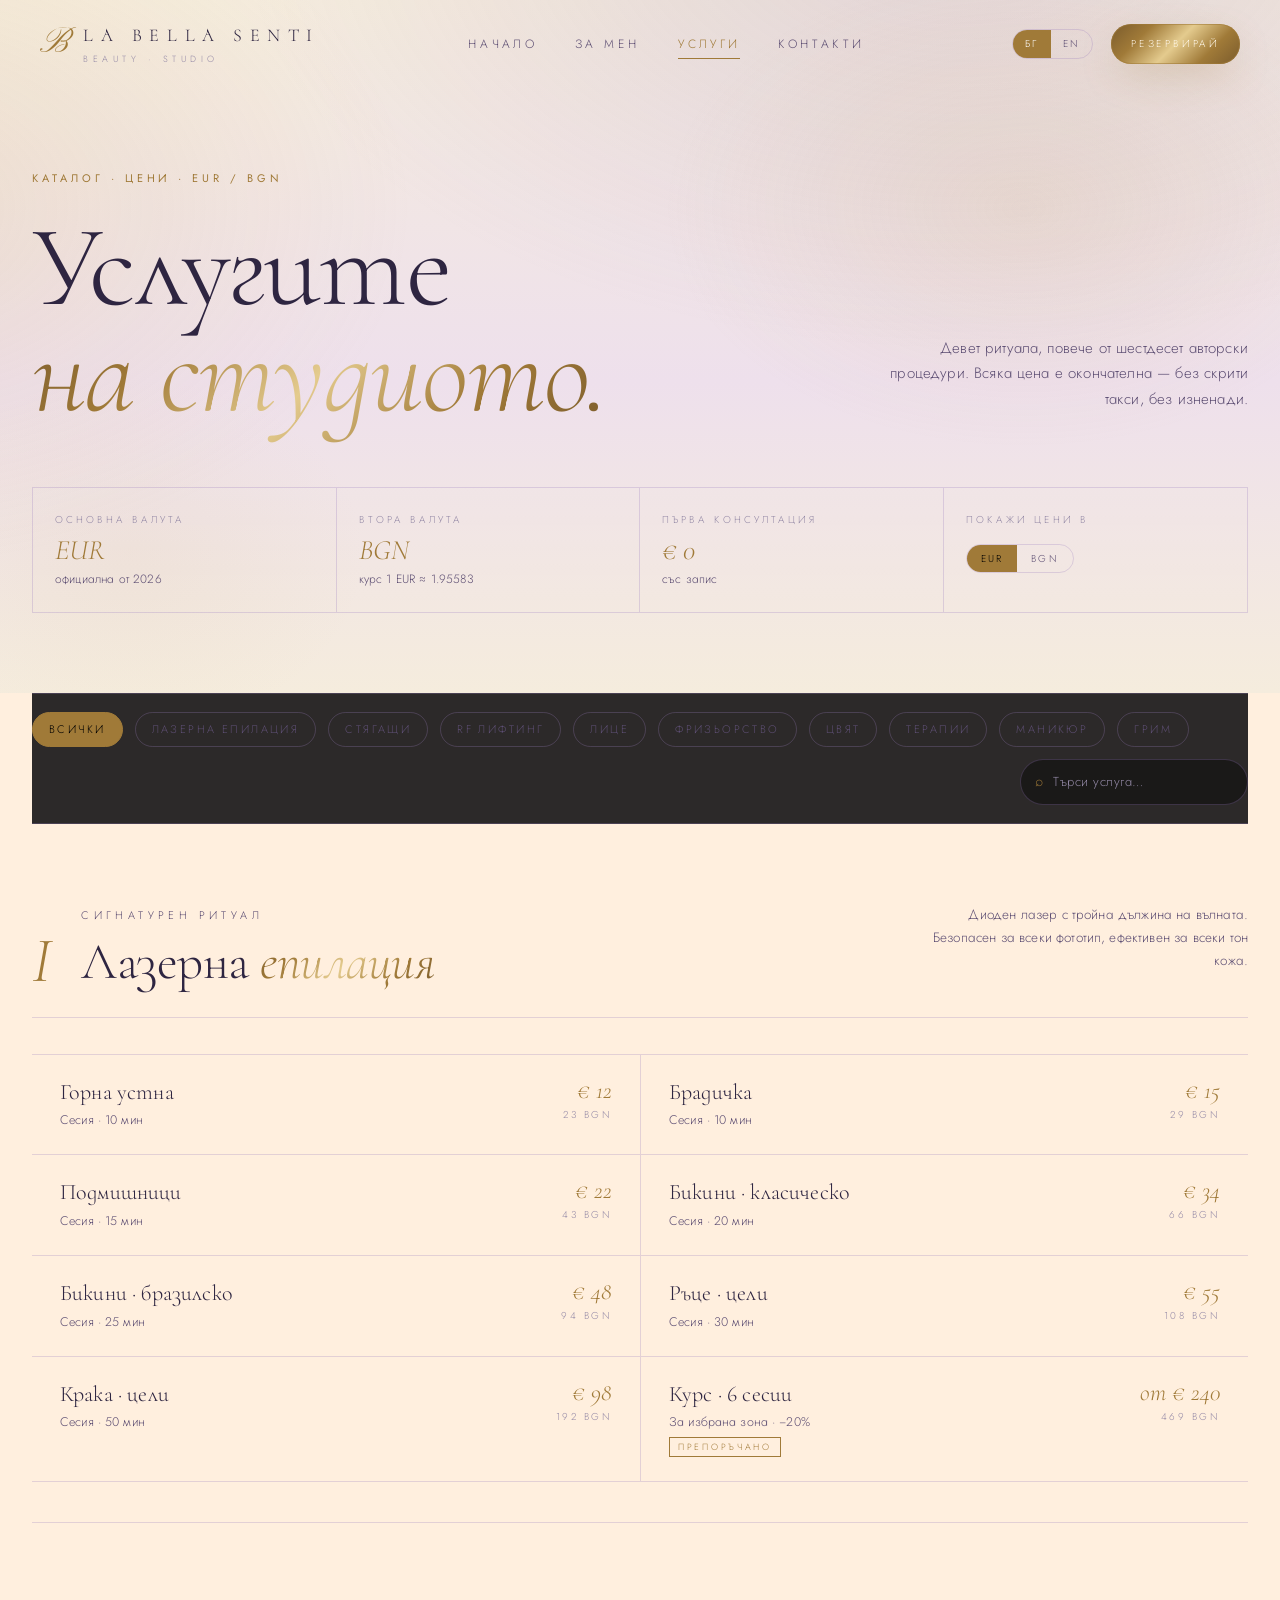
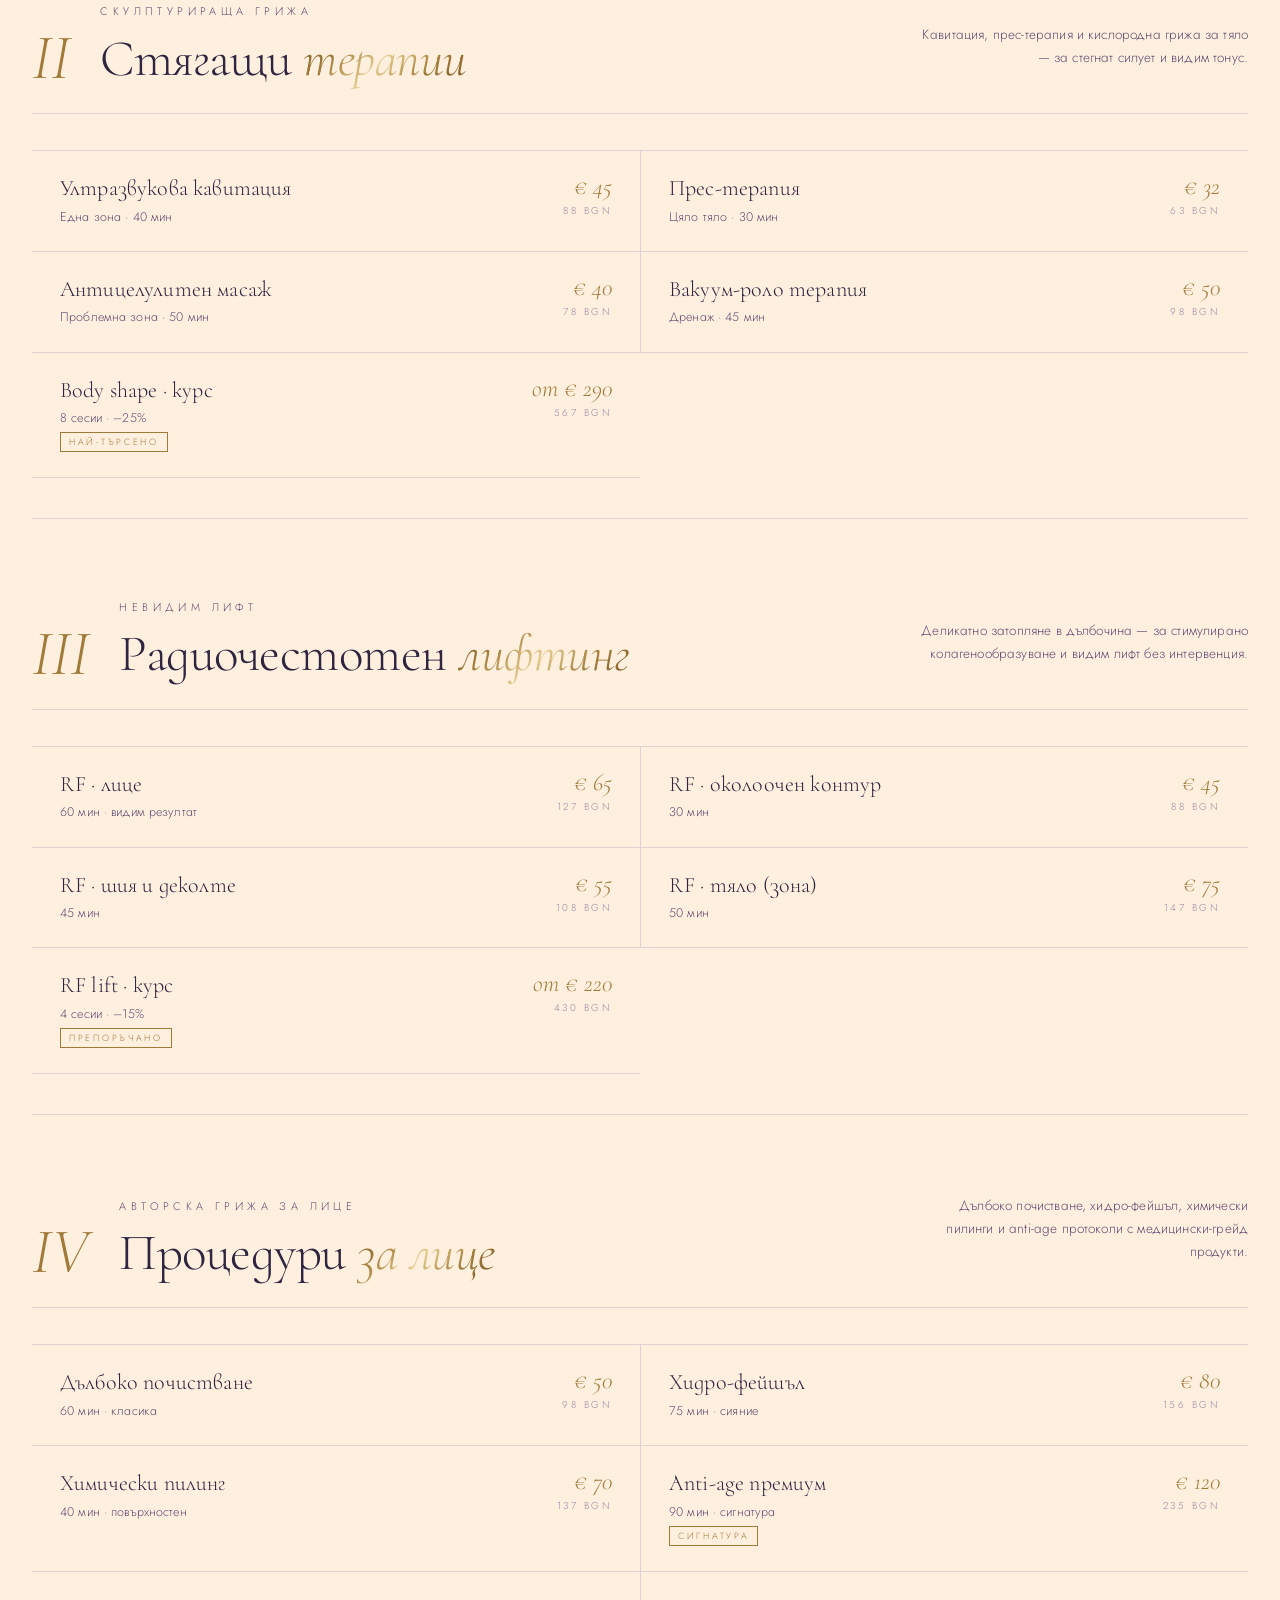
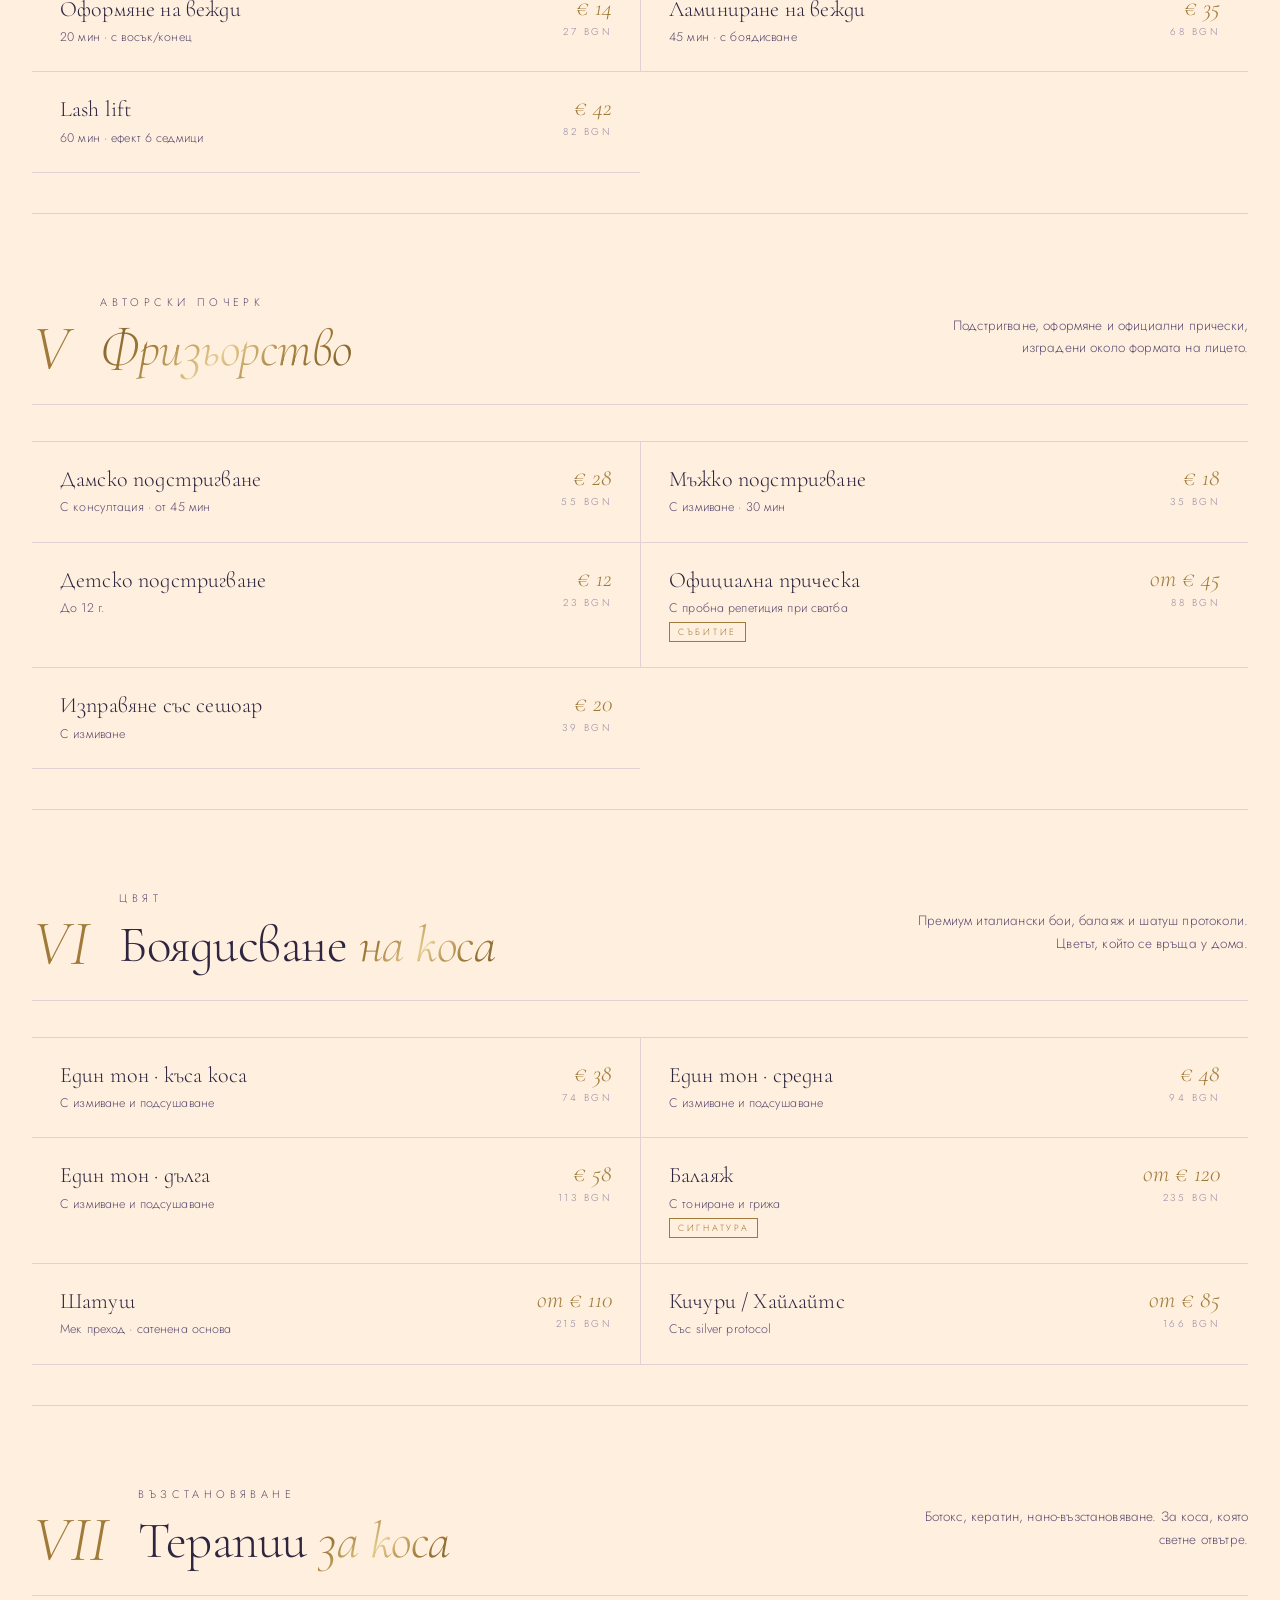
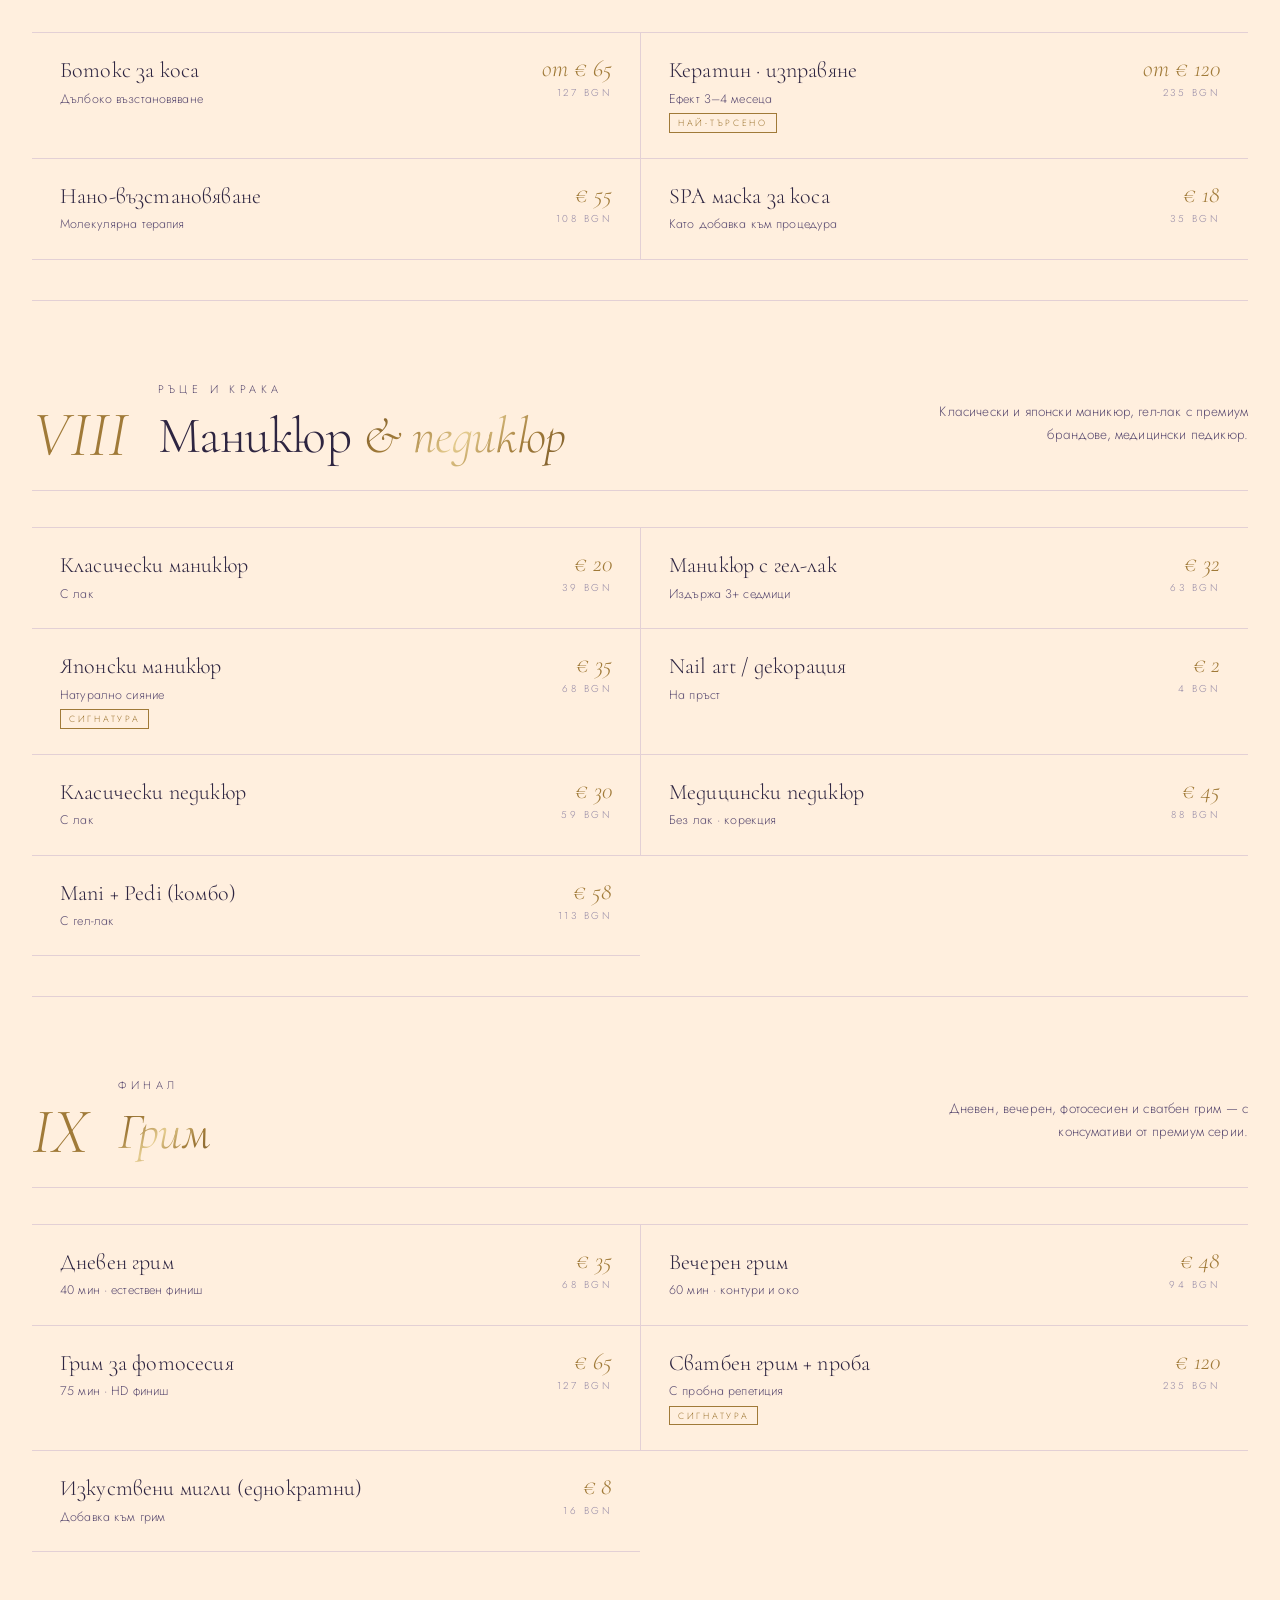
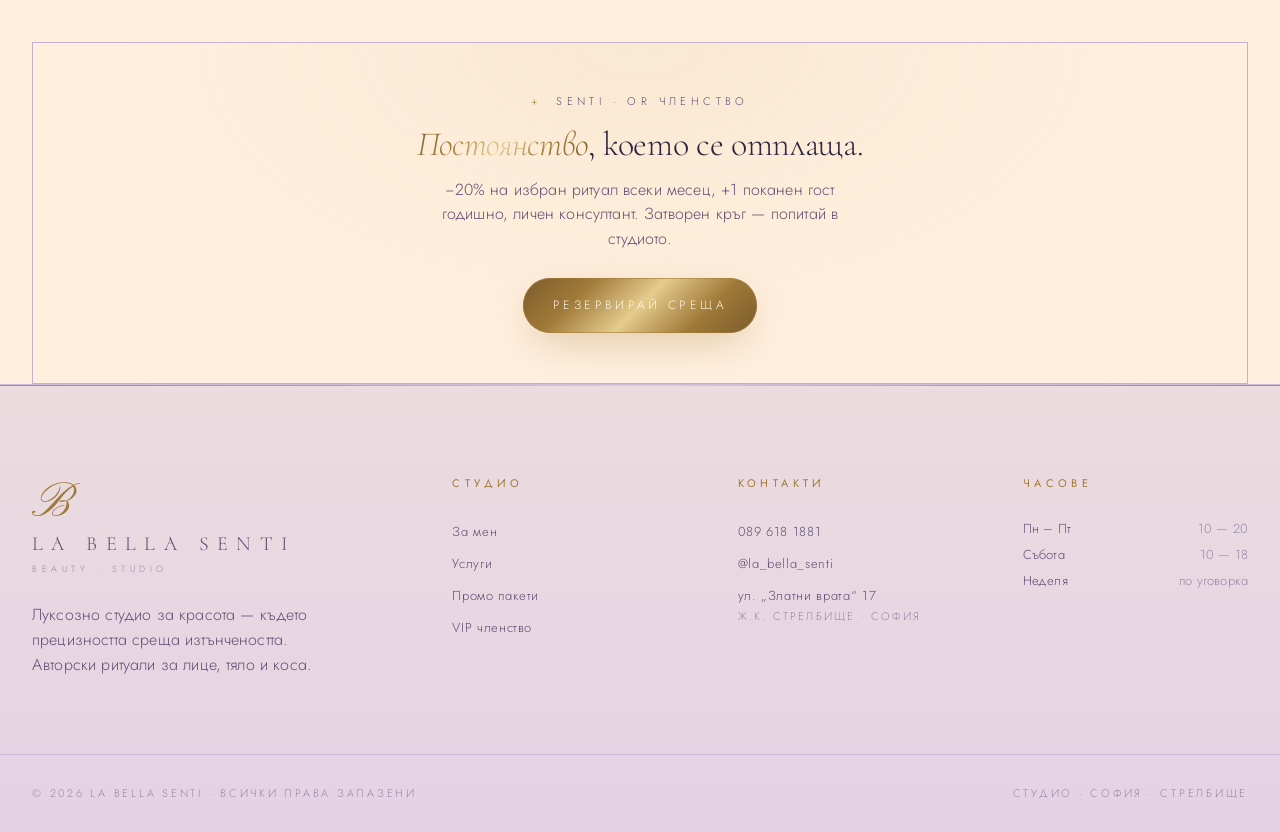
<file: services-print.html>
<!doctype html>
<html lang="bg">
<head>
<meta charset="utf-8"/>
<meta name="viewport" content="width=device-width,initial-scale=1"/>
<title>Услуги — La Bella Senti</title>
<link rel="preconnect" href="https://fonts.googleapis.com"/>
<link rel="preconnect" href="https://fonts.gstatic.com" crossorigin/>
<link href="https://fonts.googleapis.com/css2?family=Cormorant+Garamond:ital,wght@0,300;0,400;0,500;1,300;1,400&family=Jost:wght@300;400;500&family=Pinyon+Script&family=JetBrains+Mono:wght@300;400&display=swap" rel="stylesheet"/>
<link rel="stylesheet" href="assets/theme.css"/>
<style>
  .sv-hero{
    padding:170px 0 80px;position:relative;overflow:hidden;
    background:var(--grad-page);
  }
  .sv-hero::before{
    content:"";position:absolute;inset:0;pointer-events:none;
    background:
      radial-gradient(ellipse 600px 400px at 80% 30%, rgba(201,169,106,.16), transparent 60%),
      radial-gradient(ellipse 400px 300px at 10% 80%, rgba(201,169,106,.08), transparent 60%);
  }
  .sv-hero .wrap{position:relative;z-index:2;}
  .sv-title{display:grid;grid-template-columns:1.4fr 1fr;gap:60px;align-items:end;margin-bottom:60px;}
  @media(max-width:960px){.sv-title{grid-template-columns:1fr;}}
  .sv-title h1{font-size:clamp(64px,9vw,140px);line-height:.92;}

  /* Filter bar */
  .filterbar{
    display:flex;gap:12px;flex-wrap:wrap;align-items:center;
    padding:18px 0;border-top:1px solid var(--line);border-bottom:1px solid var(--line);
    position:sticky;top:74px;z-index:30;
    background:rgba(8,7,10,.85);
    backdrop-filter:blur(14px) saturate(120%);
  }
  .filterbar .chip{
    background:transparent;color:var(--ink-mute);border:1px solid var(--line);
    padding:8px 16px;border-radius:999px;font:inherit;font-size:11px;letter-spacing:.22em;
    text-transform:uppercase;cursor:pointer;transition:all .3s;
  }
  .filterbar .chip:hover{color:var(--ink);border-color:var(--line-strong);}
  .filterbar .chip.on{background:var(--gold);color:#000;border-color:var(--gold);}
  .filterbar .search{
    margin-left:auto;display:flex;align-items:center;gap:10px;
    border:1px solid var(--line);padding:6px 14px;border-radius:999px;
    background:rgba(0,0,0,.4);
  }
  .filterbar .search input{
    background:transparent;border:0;outline:0;color:var(--ink);font:inherit;font-size:13px;
    min-width:180px;padding:6px 0;letter-spacing:.04em;
  }
  .filterbar .search input::placeholder{color:var(--ink-dim);}
  .filterbar .search .ic{color:var(--gold);font-size:14px;}

  /* Category groups */
  .cat-group{padding:80px 0 40px;position:relative;}
  .cat-group + .cat-group{border-top:1px solid var(--line);}
  .cat-group.hide{display:none;}
  .cat-head{
    display:grid;grid-template-columns:auto 1fr auto;gap:30px;align-items:end;
    padding-bottom:30px;margin-bottom:36px;border-bottom:1px solid var(--line);
  }
  .cat-head .num{
    font-family:"Cormorant Garamond",serif;font-style:italic;color:var(--gold);font-size:64px;line-height:.8;
  }
  .cat-head h2{font-size:clamp(36px,4vw,56px);margin:0;}
  .cat-head .lead{max-width:42ch;color:var(--ink-mute);font-size:13.5px;line-height:1.7;text-align:right;}
  @media(max-width:780px){
    .cat-head{grid-template-columns:auto 1fr;}
    .cat-head .lead{display:none;}
  }

  /* Service list */
  .sv-list{display:grid;grid-template-columns:1fr 1fr;gap:0;border-top:1px solid var(--line);}
  @media(max-width:780px){.sv-list{grid-template-columns:1fr;}}
  .sv-row{
    display:grid;grid-template-columns:1fr auto;gap:22px;align-items:start;
    padding:24px 28px;border-bottom:1px solid var(--line);
    transition:background .3s;cursor:default;position:relative;
  }
  .sv-list .sv-row:nth-child(even){border-left:1px solid var(--line);}
  @media(max-width:780px){.sv-list .sv-row:nth-child(even){border-left:0;}}
  .sv-row:hover{background:rgba(201,169,106,.04);}
  .sv-row.hide{display:none;}
  .sv-row::before{
    content:"";position:absolute;left:0;top:0;bottom:0;width:2px;background:var(--gold);
    transform:scaleY(0);transform-origin:top;transition:transform .35s ease;
  }
  .sv-row:hover::before{transform:scaleY(1);}
  .sv-row .n{font-family:"Cormorant Garamond",serif;color:var(--ink);font-size:22px;line-height:1.2;margin-bottom:6px;}
  .sv-row .d{color:var(--ink-mute);font-size:12.5px;line-height:1.55;letter-spacing:.01em;}
  .sv-row .price{text-align:right;}
  .sv-row .eur{font-family:"Cormorant Garamond",serif;color:var(--gold);font-size:24px;font-style:italic;line-height:1;}
  .sv-row .bgn{color:var(--ink-dim);font-size:10px;letter-spacing:.25em;text-transform:uppercase;margin-top:4px;}
  .sv-row .tag{
    display:inline-block;font-size:9px;letter-spacing:.3em;text-transform:uppercase;
    color:var(--gold);border:1px solid var(--gold);padding:2px 8px;margin-top:4px;
  }

  /* CTA bottom */
  .sv-cta{
    margin-top:50px;padding:50px;text-align:center;
    border:1px solid var(--line-strong);
    background:radial-gradient(ellipse at 50% 0%, rgba(201,169,106,.10), transparent 60%);
  }
  .sv-cta h3{font-size:34px;margin-bottom:14px;}
  .sv-cta p{margin:0 auto 26px;max-width:50ch;}

  /* Pricing strip */
  .pricing-strip{
    display:grid;grid-template-columns:repeat(4,1fr);gap:0;
    border:1px solid var(--line);margin-top:40px;
    background:linear-gradient(180deg,rgba(255,255,255,.02),rgba(0,0,0,0));
  }
  @media(max-width:780px){.pricing-strip{grid-template-columns:repeat(2,1fr);}}
  .ps-cell{padding:24px 22px;border-right:1px solid var(--line);}
  .ps-cell:last-child{border-right:0;}
  .ps-cell .lbl{font-size:10px;letter-spacing:.3em;text-transform:uppercase;color:var(--ink-dim);margin-bottom:8px;}
  .ps-cell .val{font-family:"Cormorant Garamond",serif;color:var(--gold);font-style:italic;font-size:28px;line-height:1;}
  .ps-cell .sub{color:var(--ink-mute);font-size:12px;margin-top:6px;}

  .currency-toggle{display:inline-flex;border:1px solid var(--line);border-radius:999px;overflow:hidden;}
  .currency-toggle button{
    background:transparent;color:var(--ink-mute);border:0;font:inherit;
    padding:6px 14px;font-size:10px;letter-spacing:.22em;cursor:pointer;text-transform:uppercase;
  }
  .currency-toggle button.on{background:var(--gold);color:#000;}
  .empty{
    text-align:center;padding:80px 24px;border:1px dashed var(--line);
    color:var(--ink-dim);font-family:"Cormorant Garamond",serif;font-style:italic;font-size:24px;
  }

  /* ============ PRINT ============ */
  @page{ size: A4 portrait; margin: 0; }
  @media print{
    html, body{
      background:#08070a !important;
      color:var(--ink);
      -webkit-print-color-adjust: exact !important;
      print-color-adjust: exact !important;
      overflow:visible !important;
    }
    .nav, footer.lbs, .sticky-book, .filterbar, #empty, .currency-toggle{ display:none !important; }
    .reveal{ opacity:1 !important; transform:none !important; transition:none !important; }
    *,*::before,*::after{ animation: none !important; transition: none !important; }
    a{ color: inherit !important; text-decoration: none !important; }
    .sv-row.hide, .cat-group.hide{ display:block !important; }
    .sv-row{ display: grid !important; }

    .wrap{ padding: 10mm 14mm !important; max-width:none !important; }

    /* HERO — first page */
    .sv-hero{
      min-height: 297mm; padding: 16mm 0 !important;
      display:flex; flex-direction:column; justify-content:center;
      background:#08070a !important;
      break-after: page; page-break-after: always;
    }
    .sv-hero::before{ display:none; }
    .sv-hero h1{ font-size: 64pt !important; line-height: .95 !important; }
    .sv-hero p{ font-size: 11pt !important; }
    .sv-title{ grid-template-columns: 1.3fr 1fr !important; gap: 10mm !important; margin-bottom: 12mm !important; }
    .pricing-strip{ grid-template-columns: repeat(4,1fr) !important; }
    .ps-cell{ padding: 6mm !important; }
    .ps-cell .lbl{ font-size: 7.5pt !important; }
    .ps-cell .val{ font-size: 18pt !important; }
    .ps-cell .sub{ font-size: 8pt !important; }

    /* Each category group = page */
    .cat-group{
      break-before: page; page-break-before: always;
      break-after: auto; page-break-after: auto;
      padding: 14mm 0 8mm !important;
      min-height: 297mm;
      background:#08070a !important;
    }
    .cat-group:first-of-type{ break-before: auto; page-break-before: auto; }
    .cat-group + .cat-group{ border-top: 0 !important; }
    .cat-head{ padding-bottom: 6mm !important; margin-bottom: 6mm !important; }
    .cat-head .num{ font-size: 44pt !important; }
    .cat-head h2{ font-size: 32pt !important; }
    .cat-head .lead{ font-size: 10pt !important; }

    .sv-list{ grid-template-columns: 1fr 1fr !important; }
    .sv-row{ padding: 3.5mm 5mm !important; break-inside: avoid; page-break-inside: avoid; }
    .sv-row .n{ font-size: 13pt !important; margin-bottom: 1mm !important; }
    .sv-row .d{ font-size: 9pt !important; }
    .sv-row .eur{ font-size: 16pt !important; }
    .sv-row .bgn{ font-size: 7.5pt !important; }
    .sv-row .tag{ font-size: 7pt !important; }
    .sv-row::before{ display:none !important; }

    /* CTA last */
    .sv-cta{ margin-top: 10mm !important; padding: 14mm 10mm !important; break-before: auto; page-break-before: auto; }
    .sv-cta h3{ font-size: 24pt !important; }
    .sv-cta p{ font-size: 11pt !important; }
    .btn{ padding: 3mm 6mm !important; font-size: 9pt !important; }

    .kicker, .eyebrow{ font-size: 8pt !important; letter-spacing: .35em !important; }
    h1,h2,h3{ break-after:avoid; page-break-after:avoid; }
  }
</style>
</head>
<body data-page="services">

<!-- HERO -->
<section class="sv-hero" data-screen-label="Services Hero">
  <div class="wrap">
    <div class="eyebrow reveal" data-i18n-bg="Каталог · Цени · EUR / BGN" data-i18n-en="Catalog · Prices · EUR / BGN">Каталог · Цени · EUR / BGN</div>
    <div class="sv-title" style="margin-top:28px;">
      <h1 class="display reveal" style="--d:120ms;">
        <span data-i18n-bg="Услугите" data-i18n-en="The services">Услугите</span><br/>
        <span class="italic gold" data-i18n-bg="на студиото." data-i18n-en="of the studio.">на студиото.</span>
      </h1>
      <p class="reveal" style="--d:240ms;font-size:15px;line-height:1.7;color:var(--ink-mute);max-width:42ch;text-align:right;justify-self:end;" data-i18n-bg="Девет ритуала, повече от шестдесет авторски процедури. Всяка цена е окончателна — без скрити такси, без изненади." data-i18n-en="Nine rituals, more than sixty signature procedures. Every price is final — no hidden fees, no surprises.">
        Девет ритуала, повече от шестдесет авторски процедури. Всяка цена е окончателна — без скрити такси, без изненади.
      </p>
    </div>

    <!-- pricing strip -->
    <div class="pricing-strip reveal" style="--d:300ms;">
      <div class="ps-cell"><div class="lbl" data-i18n-bg="Основна валута" data-i18n-en="Primary">Основна валута</div><div class="val">EUR</div><div class="sub" data-i18n-bg="официална от 2026" data-i18n-en="official since 2026">официална от 2026</div></div>
      <div class="ps-cell"><div class="lbl" data-i18n-bg="Втора валута" data-i18n-en="Secondary">Втора валута</div><div class="val">BGN</div><div class="sub" data-i18n-bg="курс 1 EUR ≈ 1.95583" data-i18n-en="rate 1 EUR ≈ 1.95583">курс 1 EUR ≈ 1.95583</div></div>
      <div class="ps-cell"><div class="lbl" data-i18n-bg="Първа консултация" data-i18n-en="First consultation">Първа консултация</div><div class="val">€ 0</div><div class="sub" data-i18n-bg="със запис" data-i18n-en="with appointment">със запис</div></div>
      <div class="ps-cell">
        <div class="lbl" data-i18n-bg="Покажи цени в" data-i18n-en="Show prices in">Покажи цени в</div>
        <div class="currency-toggle" id="cur" style="margin-top:8px;">
          <button data-cur="EUR" class="on">EUR</button>
          <button data-cur="BGN">BGN</button>
        </div>
      </div>
    </div>
  </div>
</section>

<!-- FILTER + LIST -->
<section style="position:relative;">
  <div class="wrap">
    <div class="filterbar" id="filterbar">
      <button class="chip on" data-cat="all" data-i18n-bg="Всички" data-i18n-en="All">Всички</button>
      <button class="chip" data-cat="laser" data-i18n-bg="Лазерна епилация" data-i18n-en="Laser">Лазерна епилация</button>
      <button class="chip" data-cat="firming" data-i18n-bg="Стягащи" data-i18n-en="Firming">Стягащи</button>
      <button class="chip" data-cat="rf" data-i18n-bg="RF лифтинг" data-i18n-en="RF Lifting">RF лифтинг</button>
      <button class="chip" data-cat="facial" data-i18n-bg="Лице" data-i18n-en="Face">Лице</button>
      <button class="chip" data-cat="hairdress" data-i18n-bg="Фризьорство" data-i18n-en="Hair">Фризьорство</button>
      <button class="chip" data-cat="color" data-i18n-bg="Цвят" data-i18n-en="Colour">Цвят</button>
      <button class="chip" data-cat="haircare" data-i18n-bg="Терапии" data-i18n-en="Treatments">Терапии</button>
      <button class="chip" data-cat="mani" data-i18n-bg="Маникюр" data-i18n-en="Manicure">Маникюр</button>
      <button class="chip" data-cat="makeup" data-i18n-bg="Грим" data-i18n-en="Makeup">Грим</button>
      <label class="search">
        <span class="ic">⌕</span>
        <input id="searchIn" type="search" placeholder="Търси услуга…" data-ph-bg="Търси услуга…" data-ph-en="Search service…"/>
      </label>
    </div>

    <div id="empty" class="empty" style="display:none;" data-i18n-bg="Нищо не съвпадна. Опитай друга дума." data-i18n-en="Nothing matched. Try another word.">
      Нищо не съвпадна. Опитай друга дума.
    </div>

    <!-- ====== I. LASER ====== -->
    <div class="cat-group" data-group="laser" id="laser">
      <div class="cat-head">
        <div class="num">I</div>
        <div>
          <div class="kicker"><span data-i18n-bg="Сигнатурен ритуал" data-i18n-en="Signature ritual">Сигнатурен ритуал</span></div>
          <h2 class="display" style="margin-top:14px;"><span data-i18n-bg="Лазерна" data-i18n-en="Laser">Лазерна</span> <span class="italic gold" data-i18n-bg="епилация" data-i18n-en="epilation">епилация</span></h2>
        </div>
        <p class="lead" data-i18n-bg="Диоден лазер с тройна дължина на вълната. Безопасен за всеки фототип, ефективен за всеки тон кожа." data-i18n-en="Triple-wavelength diode laser. Safe for any phototype, effective on any skin tone.">Диоден лазер с тройна дължина на вълната. Безопасен за всеки фототип, ефективен за всеки тон кожа.</p>
      </div>
      <div class="sv-list">
        <div class="sv-row" data-cat="laser" data-name="горна устна upper lip"><div><div class="n" data-i18n-bg="Горна устна" data-i18n-en="Upper lip">Горна устна</div><div class="d" data-i18n-bg="Сесия · 10 мин" data-i18n-en="Session · 10 min">Сесия · 10 мин</div></div><div class="price"><div class="eur" data-eur="12">€ 12</div><div class="bgn">23 BGN</div></div></div>
        <div class="sv-row" data-cat="laser" data-name="брадичка chin"><div><div class="n" data-i18n-bg="Брадичка" data-i18n-en="Chin">Брадичка</div><div class="d" data-i18n-bg="Сесия · 10 мин" data-i18n-en="Session · 10 min">Сесия · 10 мин</div></div><div class="price"><div class="eur" data-eur="15">€ 15</div><div class="bgn">29 BGN</div></div></div>
        <div class="sv-row" data-cat="laser" data-name="подмишници underarm armpits"><div><div class="n" data-i18n-bg="Подмишници" data-i18n-en="Underarms">Подмишници</div><div class="d" data-i18n-bg="Сесия · 15 мин" data-i18n-en="Session · 15 min">Сесия · 15 мин</div></div><div class="price"><div class="eur" data-eur="22">€ 22</div><div class="bgn">43 BGN</div></div></div>
        <div class="sv-row" data-cat="laser" data-name="бикини bikini classic"><div><div class="n" data-i18n-bg="Бикини · класическо" data-i18n-en="Bikini · classic">Бикини · класическо</div><div class="d" data-i18n-bg="Сесия · 20 мин" data-i18n-en="Session · 20 min">Сесия · 20 мин</div></div><div class="price"><div class="eur" data-eur="34">€ 34</div><div class="bgn">66 BGN</div></div></div>
        <div class="sv-row" data-cat="laser" data-name="бикини brazilian dълбоко"><div><div class="n" data-i18n-bg="Бикини · бразилско" data-i18n-en="Bikini · brazilian">Бикини · бразилско</div><div class="d" data-i18n-bg="Сесия · 25 мин" data-i18n-en="Session · 25 min">Сесия · 25 мин</div></div><div class="price"><div class="eur" data-eur="48">€ 48</div><div class="bgn">94 BGN</div></div></div>
        <div class="sv-row" data-cat="laser" data-name="ръце arms"><div><div class="n" data-i18n-bg="Ръце · цели" data-i18n-en="Arms · full">Ръце · цели</div><div class="d" data-i18n-bg="Сесия · 30 мин" data-i18n-en="Session · 30 min">Сесия · 30 мин</div></div><div class="price"><div class="eur" data-eur="55">€ 55</div><div class="bgn">108 BGN</div></div></div>
        <div class="sv-row" data-cat="laser" data-name="крака legs full"><div><div class="n" data-i18n-bg="Крака · цели" data-i18n-en="Legs · full">Крака · цели</div><div class="d" data-i18n-bg="Сесия · 50 мин" data-i18n-en="Session · 50 min">Сесия · 50 мин</div></div><div class="price"><div class="eur" data-eur="98">€ 98</div><div class="bgn">192 BGN</div></div></div>
        <div class="sv-row" data-cat="laser" data-name="курс 6 пакет"><div><div class="n" data-i18n-bg="Курс · 6 сесии" data-i18n-en="Course · 6 sessions">Курс · 6 сесии</div><div class="d" data-i18n-bg="За избрана зона · −20%" data-i18n-en="Chosen zone · −20%">За избрана зона · −20%</div><span class="tag" data-i18n-bg="препоръчано" data-i18n-en="recommended">препоръчано</span></div><div class="price"><div class="eur" data-eur="240">от € 240</div><div class="bgn">469 BGN</div></div></div>
      </div>
    </div>

    <!-- ====== II. FIRMING ====== -->
    <div class="cat-group" data-group="firming" id="firming">
      <div class="cat-head">
        <div class="num">II</div>
        <div>
          <div class="kicker"><span data-i18n-bg="Скулптурираща грижа" data-i18n-en="Sculpting care">Скулптурираща грижа</span></div>
          <h2 class="display" style="margin-top:14px;"><span data-i18n-bg="Стягащи" data-i18n-en="Firming">Стягащи</span> <span class="italic gold" data-i18n-bg="терапии" data-i18n-en="therapies">терапии</span></h2>
        </div>
        <p class="lead" data-i18n-bg="Кавитация, прес-терапия и кислородна грижа за тяло — за стегнат силует и видим тонус." data-i18n-en="Cavitation, pressotherapy, oxygen body care — for a sculpted silhouette and visible tone.">Кавитация, прес-терапия и кислородна грижа за тяло — за стегнат силует и видим тонус.</p>
      </div>
      <div class="sv-list">
        <div class="sv-row" data-cat="firming" data-name="кавитация cavitation"><div><div class="n" data-i18n-bg="Ултразвукова кавитация" data-i18n-en="Ultrasonic cavitation">Ултразвукова кавитация</div><div class="d" data-i18n-bg="Една зона · 40 мин" data-i18n-en="One zone · 40 min">Една зона · 40 мин</div></div><div class="price"><div class="eur" data-eur="45">€ 45</div><div class="bgn">88 BGN</div></div></div>
        <div class="sv-row" data-cat="firming" data-name="прес-терапия pressotherapy"><div><div class="n" data-i18n-bg="Прес-терапия" data-i18n-en="Pressotherapy">Прес-терапия</div><div class="d" data-i18n-bg="Цяло тяло · 30 мин" data-i18n-en="Full body · 30 min">Цяло тяло · 30 мин</div></div><div class="price"><div class="eur" data-eur="32">€ 32</div><div class="bgn">63 BGN</div></div></div>
        <div class="sv-row" data-cat="firming" data-name="антицелулит anti cellulite"><div><div class="n" data-i18n-bg="Антицелулитен масаж" data-i18n-en="Anti-cellulite massage">Антицелулитен масаж</div><div class="d" data-i18n-bg="Проблемна зона · 50 мин" data-i18n-en="Problem zone · 50 min">Проблемна зона · 50 мин</div></div><div class="price"><div class="eur" data-eur="40">€ 40</div><div class="bgn">78 BGN</div></div></div>
        <div class="sv-row" data-cat="firming" data-name="vacuum вакуум roller"><div><div class="n" data-i18n-bg="Вакуум-роло терапия" data-i18n-en="Vacuum-roller therapy">Вакуум-роло терапия</div><div class="d" data-i18n-bg="Дренаж · 45 мин" data-i18n-en="Drainage · 45 min">Дренаж · 45 мин</div></div><div class="price"><div class="eur" data-eur="50">€ 50</div><div class="bgn">98 BGN</div></div></div>
        <div class="sv-row" data-cat="firming" data-name="курс body shape"><div><div class="n" data-i18n-bg="Body shape · курс" data-i18n-en="Body shape · course">Body shape · курс</div><div class="d" data-i18n-bg="8 сесии · –25%" data-i18n-en="8 sessions · −25%">8 сесии · –25%</div><span class="tag" data-i18n-bg="най-търсено" data-i18n-en="bestseller">най-търсено</span></div><div class="price"><div class="eur" data-eur="290">от € 290</div><div class="bgn">567 BGN</div></div></div>
      </div>
    </div>

    <!-- ====== III. RF ====== -->
    <div class="cat-group" data-group="rf" id="rf">
      <div class="cat-head">
        <div class="num">III</div>
        <div>
          <div class="kicker"><span data-i18n-bg="Невидим лифт" data-i18n-en="Invisible lift">Невидим лифт</span></div>
          <h2 class="display" style="margin-top:14px;"><span data-i18n-bg="Радиочестотен" data-i18n-en="Radiofrequency">Радиочестотен</span> <span class="italic gold" data-i18n-bg="лифтинг" data-i18n-en="lifting">лифтинг</span></h2>
        </div>
        <p class="lead" data-i18n-bg="Деликатно затопляне в дълбочина — за стимулирано колагенообразуване и видим лифт без интервенция." data-i18n-en="A gentle deep warming — to stimulate collagen and lift visibly, without intervention.">Деликатно затопляне в дълбочина — за стимулирано колагенообразуване и видим лифт без интервенция.</p>
      </div>
      <div class="sv-list">
        <div class="sv-row" data-cat="rf" data-name="rf лице face"><div><div class="n" data-i18n-bg="RF · лице" data-i18n-en="RF · face">RF · лице</div><div class="d" data-i18n-bg="60 мин · видим резултат" data-i18n-en="60 min · visible result">60 мин · видим резултат</div></div><div class="price"><div class="eur" data-eur="65">€ 65</div><div class="bgn">127 BGN</div></div></div>
        <div class="sv-row" data-cat="rf" data-name="rf шия очи neck eyes"><div><div class="n" data-i18n-bg="RF · околоочен контур" data-i18n-en="RF · eye contour">RF · околоочен контур</div><div class="d" data-i18n-bg="30 мин" data-i18n-en="30 min">30 мин</div></div><div class="price"><div class="eur" data-eur="45">€ 45</div><div class="bgn">88 BGN</div></div></div>
        <div class="sv-row" data-cat="rf" data-name="rf шия деколте neck"><div><div class="n" data-i18n-bg="RF · шия и деколте" data-i18n-en="RF · neck & décolleté">RF · шия и деколте</div><div class="d" data-i18n-bg="45 мин" data-i18n-en="45 min">45 мин</div></div><div class="price"><div class="eur" data-eur="55">€ 55</div><div class="bgn">108 BGN</div></div></div>
        <div class="sv-row" data-cat="rf" data-name="rf тяло body"><div><div class="n" data-i18n-bg="RF · тяло (зона)" data-i18n-en="RF · body (zone)">RF · тяло (зона)</div><div class="d" data-i18n-bg="50 мин" data-i18n-en="50 min">50 мин</div></div><div class="price"><div class="eur" data-eur="75">€ 75</div><div class="bgn">147 BGN</div></div></div>
        <div class="sv-row" data-cat="rf" data-name="rf курс лифт"><div><div class="n" data-i18n-bg="RF lift · курс" data-i18n-en="RF lift · course">RF lift · курс</div><div class="d" data-i18n-bg="4 сесии · –15%" data-i18n-en="4 sessions · −15%">4 сесии · –15%</div><span class="tag" data-i18n-bg="препоръчано" data-i18n-en="recommended">препоръчано</span></div><div class="price"><div class="eur" data-eur="220">от € 220</div><div class="bgn">430 BGN</div></div></div>
      </div>
    </div>

    <!-- ====== IV. FACIAL ====== -->
    <div class="cat-group" data-group="facial" id="facial">
      <div class="cat-head">
        <div class="num">IV</div>
        <div>
          <div class="kicker"><span data-i18n-bg="Авторска грижа за лице" data-i18n-en="Signature face care">Авторска грижа за лице</span></div>
          <h2 class="display" style="margin-top:14px;"><span data-i18n-bg="Процедури" data-i18n-en="Facial">Процедури</span> <span class="italic gold" data-i18n-bg="за лице" data-i18n-en="procedures">за лице</span></h2>
        </div>
        <p class="lead" data-i18n-bg="Дълбоко почистване, хидро-фейшъл, химически пилинги и anti-age протоколи с медицински-грейд продукти." data-i18n-en="Deep cleansing, hydro-facial, chemical peels and anti-age protocols with medical-grade products.">Дълбоко почистване, хидро-фейшъл, химически пилинги и anti-age протоколи с медицински-грейд продукти.</p>
      </div>
      <div class="sv-list">
        <div class="sv-row" data-cat="facial" data-name="дълбоко почистване deep clean"><div><div class="n" data-i18n-bg="Дълбоко почистване" data-i18n-en="Deep cleansing">Дълбоко почистване</div><div class="d" data-i18n-bg="60 мин · класика" data-i18n-en="60 min · classic">60 мин · класика</div></div><div class="price"><div class="eur" data-eur="50">€ 50</div><div class="bgn">98 BGN</div></div></div>
        <div class="sv-row" data-cat="facial" data-name="хидро hydro facial"><div><div class="n" data-i18n-bg="Хидро-фейшъл" data-i18n-en="Hydro-facial">Хидро-фейшъл</div><div class="d" data-i18n-bg="75 мин · сияние" data-i18n-en="75 min · glow">75 мин · сияние</div></div><div class="price"><div class="eur" data-eur="80">€ 80</div><div class="bgn">156 BGN</div></div></div>
        <div class="sv-row" data-cat="facial" data-name="хим пилинг peel"><div><div class="n" data-i18n-bg="Химически пилинг" data-i18n-en="Chemical peel">Химически пилинг</div><div class="d" data-i18n-bg="40 мин · повърхностен" data-i18n-en="40 min · superficial">40 мин · повърхностен</div></div><div class="price"><div class="eur" data-eur="70">€ 70</div><div class="bgn">137 BGN</div></div></div>
        <div class="sv-row" data-cat="facial" data-name="anti-age premium"><div><div class="n" data-i18n-bg="Anti-age премиум" data-i18n-en="Anti-age premium">Anti-age премиум</div><div class="d" data-i18n-bg="90 мин · сигнатура" data-i18n-en="90 min · signature">90 мин · сигнатура</div><span class="tag" data-i18n-bg="сигнатура" data-i18n-en="signature">сигнатура</span></div><div class="price"><div class="eur" data-eur="120">€ 120</div><div class="bgn">235 BGN</div></div></div>
        <div class="sv-row" data-cat="facial" data-name="вежди brows shape"><div><div class="n" data-i18n-bg="Оформяне на вежди" data-i18n-en="Brow shaping">Оформяне на вежди</div><div class="d" data-i18n-bg="20 мин · с восък/конец" data-i18n-en="20 min · wax / thread">20 мин · с восък/конец</div></div><div class="price"><div class="eur" data-eur="14">€ 14</div><div class="bgn">27 BGN</div></div></div>
        <div class="sv-row" data-cat="facial" data-name="ламиниране вежди brow"><div><div class="n" data-i18n-bg="Ламиниране на вежди" data-i18n-en="Brow lamination">Ламиниране на вежди</div><div class="d" data-i18n-bg="45 мин · с боядисване" data-i18n-en="45 min · with tint">45 мин · с боядисване</div></div><div class="price"><div class="eur" data-eur="35">€ 35</div><div class="bgn">68 BGN</div></div></div>
        <div class="sv-row" data-cat="facial" data-name="мигли lash lift"><div><div class="n" data-i18n-bg="Lash lift" data-i18n-en="Lash lift">Lash lift</div><div class="d" data-i18n-bg="60 мин · ефект 6 седмици" data-i18n-en="60 min · 6-week effect">60 мин · ефект 6 седмици</div></div><div class="price"><div class="eur" data-eur="42">€ 42</div><div class="bgn">82 BGN</div></div></div>
      </div>
    </div>

    <!-- ====== V. HAIRDRESS ====== -->
    <div class="cat-group" data-group="hairdress" id="hairdress">
      <div class="cat-head">
        <div class="num">V</div>
        <div>
          <div class="kicker"><span data-i18n-bg="Авторски почерк" data-i18n-en="Signature touch">Авторски почерк</span></div>
          <h2 class="display" style="margin-top:14px;"><span class="italic gold" data-i18n-bg="Фризьорство" data-i18n-en="Hairdressing">Фризьорство</span></h2>
        </div>
        <p class="lead" data-i18n-bg="Подстригване, оформяне и официални прически, изградени около формата на лицето." data-i18n-en="Cuts, styling and event hair, designed around the shape of your face.">Подстригване, оформяне и официални прически, изградени около формата на лицето.</p>
      </div>
      <div class="sv-list">
        <div class="sv-row" data-cat="hairdress" data-name="подстригване women cut"><div><div class="n" data-i18n-bg="Дамско подстригване" data-i18n-en="Women's cut">Дамско подстригване</div><div class="d" data-i18n-bg="С консултация · от 45 мин" data-i18n-en="With consult · 45 min+">С консултация · от 45 мин</div></div><div class="price"><div class="eur" data-eur="28">€ 28</div><div class="bgn">55 BGN</div></div></div>
        <div class="sv-row" data-cat="hairdress" data-name="мъжко подстригване men cut"><div><div class="n" data-i18n-bg="Мъжко подстригване" data-i18n-en="Men's cut">Мъжко подстригване</div><div class="d" data-i18n-bg="С измиване · 30 мин" data-i18n-en="With wash · 30 min">С измиване · 30 мин</div></div><div class="price"><div class="eur" data-eur="18">€ 18</div><div class="bgn">35 BGN</div></div></div>
        <div class="sv-row" data-cat="hairdress" data-name="детско child cut"><div><div class="n" data-i18n-bg="Детско подстригване" data-i18n-en="Children's cut">Детско подстригване</div><div class="d" data-i18n-bg="До 12 г." data-i18n-en="Up to 12 yrs.">До 12 г.</div></div><div class="price"><div class="eur" data-eur="12">€ 12</div><div class="bgn">23 BGN</div></div></div>
        <div class="sv-row" data-cat="hairdress" data-name="прическа официална event hair"><div><div class="n" data-i18n-bg="Официална прическа" data-i18n-en="Event styling">Официална прическа</div><div class="d" data-i18n-bg="С пробна репетиция при сватба" data-i18n-en="Trial run for brides included">С пробна репетиция при сватба</div><span class="tag" data-i18n-bg="събитие" data-i18n-en="event">събитие</span></div><div class="price"><div class="eur" data-eur="45">от € 45</div><div class="bgn">88 BGN</div></div></div>
        <div class="sv-row" data-cat="hairdress" data-name="изправяне brush blow"><div><div class="n" data-i18n-bg="Изправяне със сешоар" data-i18n-en="Blow-out">Изправяне със сешоар</div><div class="d" data-i18n-bg="С измиване" data-i18n-en="With wash">С измиване</div></div><div class="price"><div class="eur" data-eur="20">€ 20</div><div class="bgn">39 BGN</div></div></div>
      </div>
    </div>

    <!-- ====== VI. COLOR ====== -->
    <div class="cat-group" data-group="color" id="color">
      <div class="cat-head">
        <div class="num">VI</div>
        <div>
          <div class="kicker"><span data-i18n-bg="Цвят" data-i18n-en="Colour">Цвят</span></div>
          <h2 class="display" style="margin-top:14px;"><span data-i18n-bg="Боядисване" data-i18n-en="Hair">Боядисване</span> <span class="italic gold" data-i18n-bg="на коса" data-i18n-en="colouring">на коса</span></h2>
        </div>
        <p class="lead" data-i18n-bg="Премиум италиански бои, балаяж и шатуш протоколи. Цветът, който се връща у дома." data-i18n-en="Premium Italian colour, balayage and shatush protocols. The colour that returns home with you.">Премиум италиански бои, балаяж и шатуш протоколи. Цветът, който се връща у дома.</p>
      </div>
      <div class="sv-list">
        <div class="sv-row" data-cat="color" data-name="един тон single tone"><div><div class="n" data-i18n-bg="Един тон · късa коса" data-i18n-en="Single tone · short">Един тон · късa коса</div><div class="d" data-i18n-bg="С измиване и подсушаване" data-i18n-en="Wash & blow-out included">С измиване и подсушаване</div></div><div class="price"><div class="eur" data-eur="38">€ 38</div><div class="bgn">74 BGN</div></div></div>
        <div class="sv-row" data-cat="color" data-name="един тон средна"><div><div class="n" data-i18n-bg="Един тон · средна" data-i18n-en="Single tone · medium">Един тон · средна</div><div class="d" data-i18n-bg="С измиване и подсушаване" data-i18n-en="Wash & blow-out included">С измиване и подсушаване</div></div><div class="price"><div class="eur" data-eur="48">€ 48</div><div class="bgn">94 BGN</div></div></div>
        <div class="sv-row" data-cat="color" data-name="един тон дълга"><div><div class="n" data-i18n-bg="Един тон · дълга" data-i18n-en="Single tone · long">Един тон · дълга</div><div class="d" data-i18n-bg="С измиване и подсушаване" data-i18n-en="Wash & blow-out included">С измиване и подсушаване</div></div><div class="price"><div class="eur" data-eur="58">€ 58</div><div class="bgn">113 BGN</div></div></div>
        <div class="sv-row" data-cat="color" data-name="балаяж balayage"><div><div class="n" data-i18n-bg="Балаяж" data-i18n-en="Balayage">Балаяж</div><div class="d" data-i18n-bg="С тониране и грижа" data-i18n-en="With toning & treatment">С тониране и грижа</div><span class="tag" data-i18n-bg="сигнатура" data-i18n-en="signature">сигнатура</span></div><div class="price"><div class="eur" data-eur="120">от € 120</div><div class="bgn">235 BGN</div></div></div>
        <div class="sv-row" data-cat="color" data-name="шатуш shatush"><div><div class="n" data-i18n-bg="Шатуш" data-i18n-en="Shatush">Шатуш</div><div class="d" data-i18n-bg="Мек преход · сатенена основа" data-i18n-en="Soft transition · satin base">Мек преход · сатенена основа</div></div><div class="price"><div class="eur" data-eur="110">от € 110</div><div class="bgn">215 BGN</div></div></div>
        <div class="sv-row" data-cat="color" data-name="кичури highlights"><div><div class="n" data-i18n-bg="Кичури / Хайлайтс" data-i18n-en="Highlights">Кичури / Хайлайтс</div><div class="d" data-i18n-bg="Със silver protocol" data-i18n-en="With silver protocol">Със silver protocol</div></div><div class="price"><div class="eur" data-eur="85">от € 85</div><div class="bgn">166 BGN</div></div></div>
      </div>
    </div>

    <!-- ====== VII. HAIRCARE ====== -->
    <div class="cat-group" data-group="haircare" id="haircare">
      <div class="cat-head">
        <div class="num">VII</div>
        <div>
          <div class="kicker"><span data-i18n-bg="Възстановяване" data-i18n-en="Restoration">Възстановяване</span></div>
          <h2 class="display" style="margin-top:14px;"><span data-i18n-bg="Терапии" data-i18n-en="Hair">Терапии</span> <span class="italic gold" data-i18n-bg="за коса" data-i18n-en="treatments">за коса</span></h2>
        </div>
        <p class="lead" data-i18n-bg="Ботокс, кератин, нано-възстановяване. За коса, която светне отвътре." data-i18n-en="Botox, keratin, nano-repair. For hair that shines from within.">Ботокс, кератин, нано-възстановяване. За коса, която светне отвътре.</p>
      </div>
      <div class="sv-list">
        <div class="sv-row" data-cat="haircare" data-name="ботокс botox"><div><div class="n" data-i18n-bg="Ботокс за коса" data-i18n-en="Hair botox">Ботокс за коса</div><div class="d" data-i18n-bg="Дълбоко възстановяване" data-i18n-en="Deep repair">Дълбоко възстановяване</div></div><div class="price"><div class="eur" data-eur="65">от € 65</div><div class="bgn">127 BGN</div></div></div>
        <div class="sv-row" data-cat="haircare" data-name="кератин keratin"><div><div class="n" data-i18n-bg="Кератин · изправяне" data-i18n-en="Keratin · straightening">Кератин · изправяне</div><div class="d" data-i18n-bg="Ефект 3–4 месеца" data-i18n-en="Effect 3–4 months">Ефект 3–4 месеца</div><span class="tag" data-i18n-bg="най-търсено" data-i18n-en="bestseller">най-търсено</span></div><div class="price"><div class="eur" data-eur="120">от € 120</div><div class="bgn">235 BGN</div></div></div>
        <div class="sv-row" data-cat="haircare" data-name="нано nano repair"><div><div class="n" data-i18n-bg="Нано-възстановяване" data-i18n-en="Nano-repair">Нано-възстановяване</div><div class="d" data-i18n-bg="Молекулярна терапия" data-i18n-en="Molecular therapy">Молекулярна терапия</div></div><div class="price"><div class="eur" data-eur="55">€ 55</div><div class="bgn">108 BGN</div></div></div>
        <div class="sv-row" data-cat="haircare" data-name="маска mask spa"><div><div class="n" data-i18n-bg="SPA маска за коса" data-i18n-en="SPA hair mask">SPA маска за коса</div><div class="d" data-i18n-bg="Като добавка към процедура" data-i18n-en="As add-on">Като добавка към процедура</div></div><div class="price"><div class="eur" data-eur="18">€ 18</div><div class="bgn">35 BGN</div></div></div>
      </div>
    </div>

    <!-- ====== VIII. MANI / PEDI ====== -->
    <div class="cat-group" data-group="mani" id="mani">
      <div class="cat-head">
        <div class="num">VIII</div>
        <div>
          <div class="kicker"><span data-i18n-bg="Ръце и крака" data-i18n-en="Hands & feet">Ръце и крака</span></div>
          <h2 class="display" style="margin-top:14px;"><span data-i18n-bg="Маникюр" data-i18n-en="Manicure">Маникюр</span> <span class="italic gold" data-i18n-bg="& педикюр" data-i18n-en="& pedicure">& педикюр</span></h2>
        </div>
        <p class="lead" data-i18n-bg="Класически и японски маникюр, гел-лак с премиум брандове, медицински педикюр." data-i18n-en="Classic & Japanese manicure, gel polish in premium brands, medical pedicure.">Класически и японски маникюр, гел-лак с премиум брандове, медицински педикюр.</p>
      </div>
      <div class="sv-list">
        <div class="sv-row" data-cat="mani" data-name="класически маникюр classic"><div><div class="n" data-i18n-bg="Класически маникюр" data-i18n-en="Classic manicure">Класически маникюр</div><div class="d" data-i18n-bg="С лак" data-i18n-en="With polish">С лак</div></div><div class="price"><div class="eur" data-eur="20">€ 20</div><div class="bgn">39 BGN</div></div></div>
        <div class="sv-row" data-cat="mani" data-name="гел лак gel polish"><div><div class="n" data-i18n-bg="Маникюр с гел-лак" data-i18n-en="Gel polish manicure">Маникюр с гел-лак</div><div class="d" data-i18n-bg="Издържа 3+ седмици" data-i18n-en="Lasts 3+ weeks">Издържа 3+ седмици</div></div><div class="price"><div class="eur" data-eur="32">€ 32</div><div class="bgn">63 BGN</div></div></div>
        <div class="sv-row" data-cat="mani" data-name="японски japanese p shine"><div><div class="n" data-i18n-bg="Японски маникюр" data-i18n-en="Japanese manicure">Японски маникюр</div><div class="d" data-i18n-bg="Натурално сияние" data-i18n-en="Natural sheen">Натурално сияние</div><span class="tag" data-i18n-bg="сигнатура" data-i18n-en="signature">сигнатура</span></div><div class="price"><div class="eur" data-eur="35">€ 35</div><div class="bgn">68 BGN</div></div></div>
        <div class="sv-row" data-cat="mani" data-name="декорация nail art"><div><div class="n" data-i18n-bg="Nail art / декорация" data-i18n-en="Nail art">Nail art / декорация</div><div class="d" data-i18n-bg="На пръст" data-i18n-en="Per nail">На пръст</div></div><div class="price"><div class="eur" data-eur="2">€ 2</div><div class="bgn">4 BGN</div></div></div>
        <div class="sv-row" data-cat="mani" data-name="педикюр класически"><div><div class="n" data-i18n-bg="Класически педикюр" data-i18n-en="Classic pedicure">Класически педикюр</div><div class="d" data-i18n-bg="С лак" data-i18n-en="With polish">С лак</div></div><div class="price"><div class="eur" data-eur="30">€ 30</div><div class="bgn">59 BGN</div></div></div>
        <div class="sv-row" data-cat="mani" data-name="педикюр медицински medical"><div><div class="n" data-i18n-bg="Медицински педикюр" data-i18n-en="Medical pedicure">Медицински педикюр</div><div class="d" data-i18n-bg="Без лак · корекция" data-i18n-en="No polish · corrective">Без лак · корекция</div></div><div class="price"><div class="eur" data-eur="45">€ 45</div><div class="bgn">88 BGN</div></div></div>
        <div class="sv-row" data-cat="mani" data-name="мани педи combo"><div><div class="n" data-i18n-bg="Mani + Pedi (комбо)" data-i18n-en="Mani + Pedi (combo)">Mani + Pedi (комбо)</div><div class="d" data-i18n-bg="С гел-лак" data-i18n-en="With gel">С гел-лак</div></div><div class="price"><div class="eur" data-eur="58">€ 58</div><div class="bgn">113 BGN</div></div></div>
      </div>
    </div>

    <!-- ====== IX. MAKEUP ====== -->
    <div class="cat-group" data-group="makeup" id="makeup">
      <div class="cat-head">
        <div class="num">IX</div>
        <div>
          <div class="kicker"><span data-i18n-bg="Финал" data-i18n-en="Finish">Финал</span></div>
          <h2 class="display" style="margin-top:14px;"><span class="italic gold" data-i18n-bg="Грим" data-i18n-en="Makeup">Грим</span></h2>
        </div>
        <p class="lead" data-i18n-bg="Дневен, вечерен, фотосесиен и сватбен грим — с консумативи от премиум серии." data-i18n-en="Day, evening, editorial and bridal makeup — with premium-series products.">Дневен, вечерен, фотосесиен и сватбен грим — с консумативи от премиум серии.</p>
      </div>
      <div class="sv-list">
        <div class="sv-row" data-cat="makeup" data-name="дневен грим day"><div><div class="n" data-i18n-bg="Дневен грим" data-i18n-en="Day makeup">Дневен грим</div><div class="d" data-i18n-bg="40 мин · естествен финиш" data-i18n-en="40 min · natural finish">40 мин · естествен финиш</div></div><div class="price"><div class="eur" data-eur="35">€ 35</div><div class="bgn">68 BGN</div></div></div>
        <div class="sv-row" data-cat="makeup" data-name="вечерен грим evening"><div><div class="n" data-i18n-bg="Вечерен грим" data-i18n-en="Evening makeup">Вечерен грим</div><div class="d" data-i18n-bg="60 мин · контури и око" data-i18n-en="60 min · contour & eye">60 мин · контури и око</div></div><div class="price"><div class="eur" data-eur="48">€ 48</div><div class="bgn">94 BGN</div></div></div>
        <div class="sv-row" data-cat="makeup" data-name="фотосесия editorial"><div><div class="n" data-i18n-bg="Грим за фотосесия" data-i18n-en="Editorial makeup">Грим за фотосесия</div><div class="d" data-i18n-bg="75 мин · HD финиш" data-i18n-en="75 min · HD finish">75 мин · HD финиш</div></div><div class="price"><div class="eur" data-eur="65">€ 65</div><div class="bgn">127 BGN</div></div></div>
        <div class="sv-row" data-cat="makeup" data-name="сватбен bridal"><div><div class="n" data-i18n-bg="Сватбен грим + проба" data-i18n-en="Bridal makeup + trial">Сватбен грим + проба</div><div class="d" data-i18n-bg="С пробна репетиция" data-i18n-en="Trial included">С пробна репетиция</div><span class="tag" data-i18n-bg="сигнатура" data-i18n-en="signature">сигнатура</span></div><div class="price"><div class="eur" data-eur="120">€ 120</div><div class="bgn">235 BGN</div></div></div>
        <div class="sv-row" data-cat="makeup" data-name="мигли еднодневни strip"><div><div class="n" data-i18n-bg="Изкуствени мигли (еднократни)" data-i18n-en="Strip lashes">Изкуствени мигли (еднократни)</div><div class="d" data-i18n-bg="Добавка към грим" data-i18n-en="Makeup add-on">Добавка към грим</div></div><div class="price"><div class="eur" data-eur="8">€ 8</div><div class="bgn">16 BGN</div></div></div>
      </div>
    </div>

    <!-- CTA -->
    <div class="sv-cta reveal" id="membership">
      <div class="kicker" style="margin-bottom:16px;"><span style="color:var(--gold);">+</span> &nbsp;<span data-i18n-bg="Senti · Or членство" data-i18n-en="Senti · Or Membership">Senti · Or членство</span></div>
      <h3><span class="italic gold" data-i18n-bg="Постоянство" data-i18n-en="Constancy">Постоянство</span><span data-i18n-bg=", което се отплаща." data-i18n-en=", that rewards.">, което се отплаща.</span></h3>
      <p data-i18n-bg="−20% на избран ритуал всеки месец, +1 поканен гост годишно, личен консултант. Затворен кръг — попитай в студиото." data-i18n-en="−20% off a chosen ritual every month, +1 guest a year, a personal consultant. A closed circle — ask in the studio.">
        −20% на избран ритуал всеки месец, +1 поканен гост годишно, личен консултант. Затворен кръг — попитай в студиото.
      </p>
      <a href="contact.html" class="btn gold" data-i18n-bg="Резервирай среща" data-i18n-en="Book a visit">Резервирай среща <span class="arrow">→</span></a>
    </div>

  </div>
</section>

<script>
(function(){
  // ---- Filtering ----
  const chips = document.querySelectorAll(".filterbar .chip");
  const rows = document.querySelectorAll(".sv-row");
  const groups = document.querySelectorAll(".cat-group");
  const search = document.getElementById("searchIn");
  const empty = document.getElementById("empty");
  let activeCat = "all";

  const applyFilters = () => {
    const q = (search.value || "").trim().toLowerCase();
    let visibleRows = 0;
    rows.forEach(r=>{
      const matchCat = activeCat === "all" || r.dataset.cat === activeCat;
      const haystack = (r.dataset.name + " " + r.textContent).toLowerCase();
      const matchSearch = !q || haystack.includes(q);
      const ok = matchCat && matchSearch;
      r.classList.toggle("hide", !ok);
      if (ok) visibleRows++;
    });
    groups.forEach(g=>{
      const any = g.querySelectorAll(".sv-row:not(.hide)").length > 0;
      g.classList.toggle("hide", !any);
    });
    empty.style.display = visibleRows ? "none" : "block";
  };

  chips.forEach(c=>{
    c.addEventListener("click", ()=>{
      chips.forEach(x=>x.classList.remove("on"));
      c.classList.add("on");
      activeCat = c.dataset.cat;
      applyFilters();
    });
  });
  search.addEventListener("input", applyFilters);

  // hash-jump category
  const hash = location.hash.replace("#","");
  if (hash){
    const chip = document.querySelector(`.chip[data-cat="${hash}"]`);
    if (chip){ chip.click(); }
  }

  // ---- Currency toggle ----
  const buttons = document.querySelectorAll("#cur button");
  const setCur = (cur) => {
    buttons.forEach(b=>b.classList.toggle("on", b.dataset.cur===cur));
    document.querySelectorAll(".eur").forEach(el=>{
      const e = parseFloat(el.dataset.eur);
      const isFrom = el.textContent.includes("от");
      if (cur === "BGN"){
        const bgn = Math.round(e * 1.95583);
        el.textContent = (isFrom ? "от " : "") + bgn + " BGN";
      } else {
        el.textContent = (isFrom ? "от " : "") + "€ " + e;
      }
    });
    document.querySelectorAll(".bgn").forEach(el=>{
      // toggle which secondary label we show
      el.style.display = cur === "BGN" ? "none" : "";
    });
    localStorage.setItem("lbs-cur", cur);
  };
  buttons.forEach(b=>b.addEventListener("click", ()=>setCur(b.dataset.cur)));
  const savedCur = localStorage.getItem("lbs-cur") || "EUR";
  setCur(savedCur);

  // localize search placeholder
  const updPh = () => {
    const lang = localStorage.getItem("lbs-lang") || "bg";
    search.placeholder = search.getAttribute(`data-ph-${lang}`) || search.placeholder;
  };
  updPh();
  window.addEventListener("storage", updPh);
  document.querySelectorAll("[data-lang]").forEach(b=>b.addEventListener("click", ()=>setTimeout(updPh,30)));
})();
</script>
<script src="assets/site.js"></script>
<script>
  (function(){
    const trigger = () => setTimeout(() => window.print(), 800);
    if (document.fonts && document.fonts.ready) {
      document.fonts.ready.then(trigger);
    } else {
      window.addEventListener('load', trigger);
    }
  })();
</script>
</body>
</html>
</file>
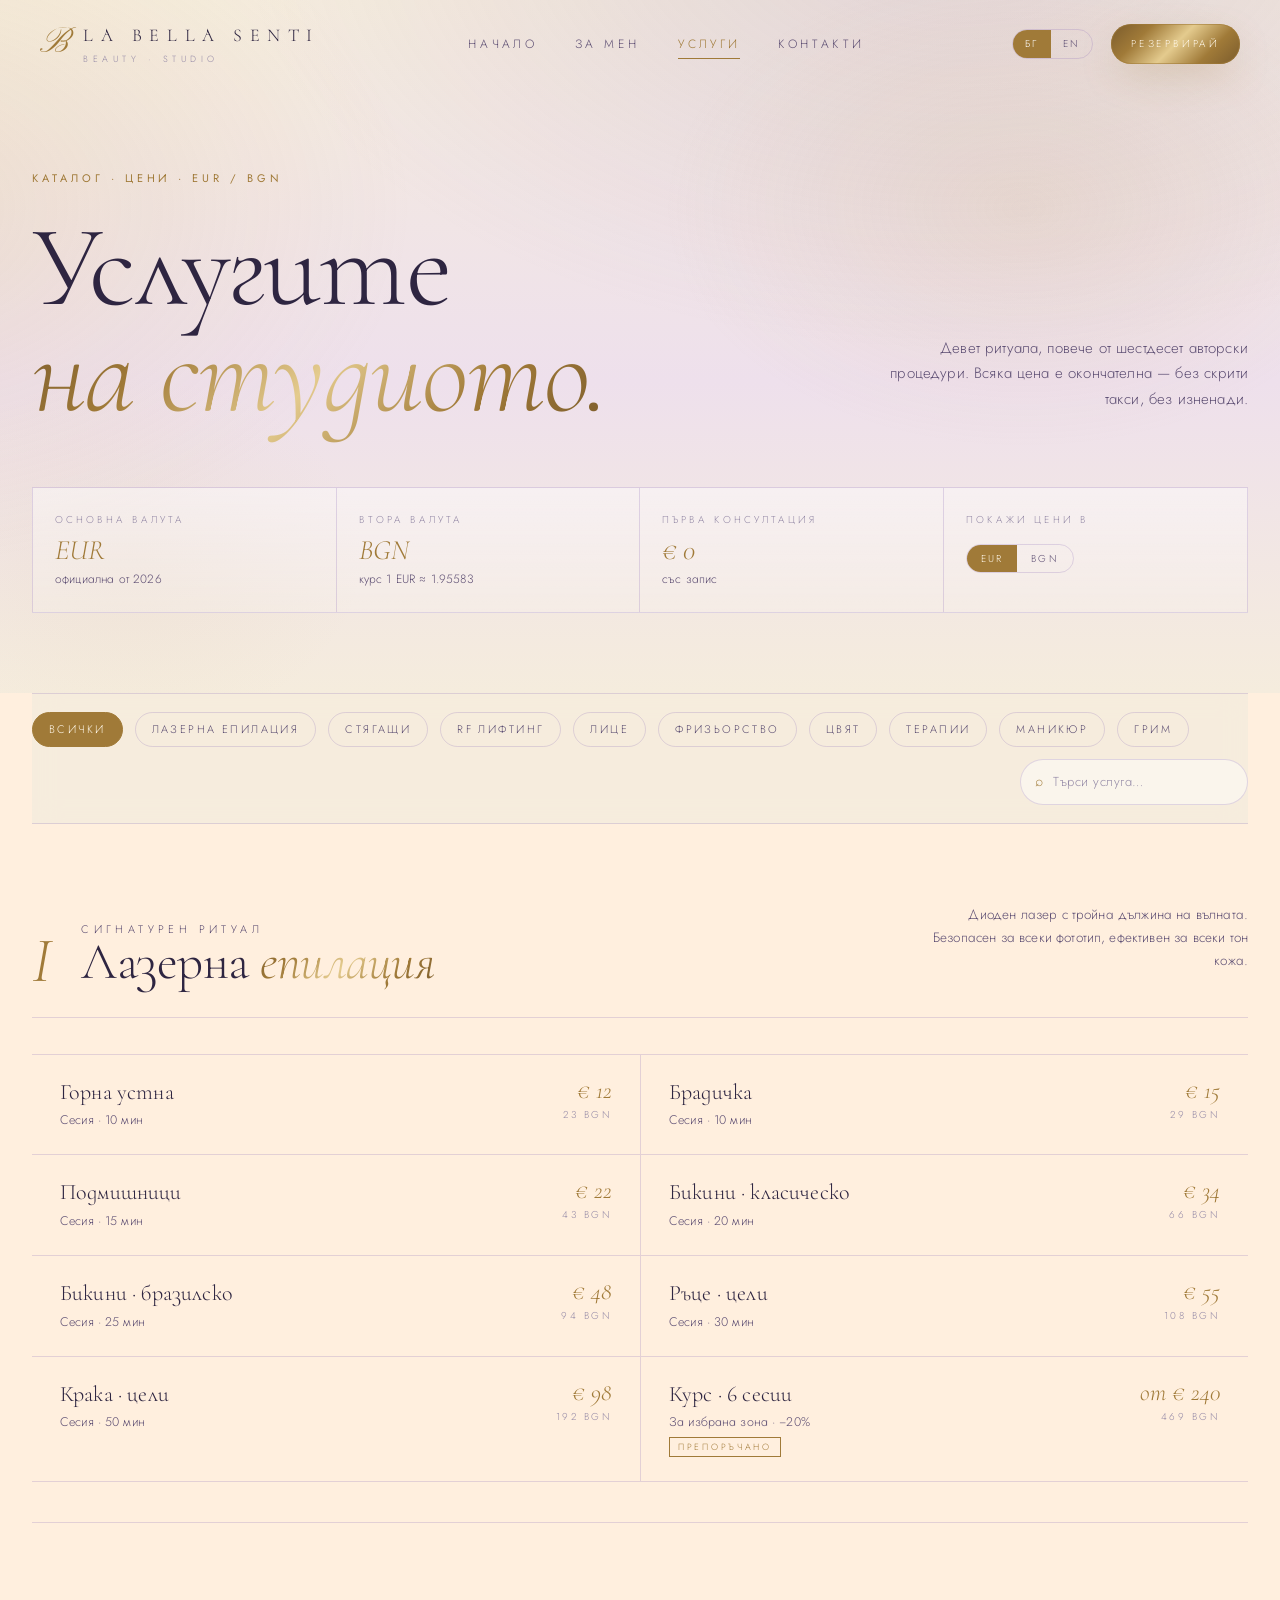
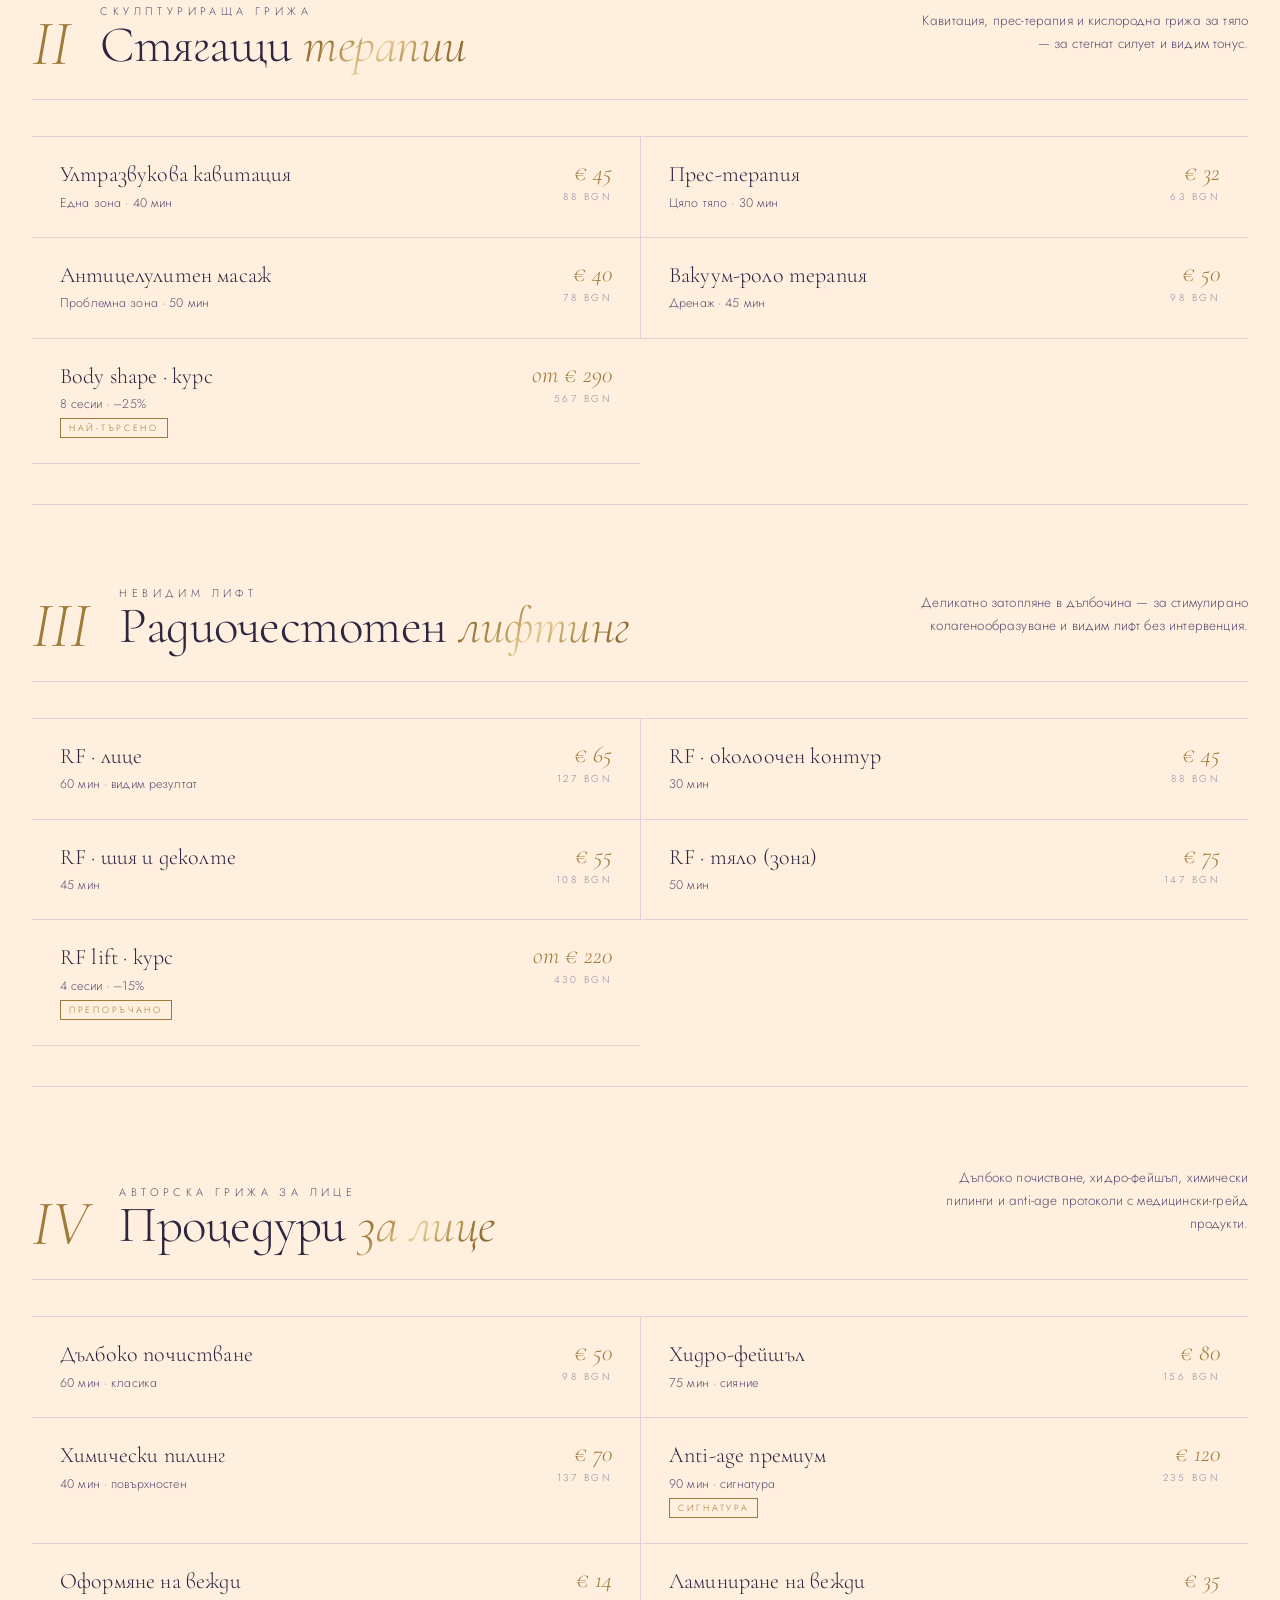
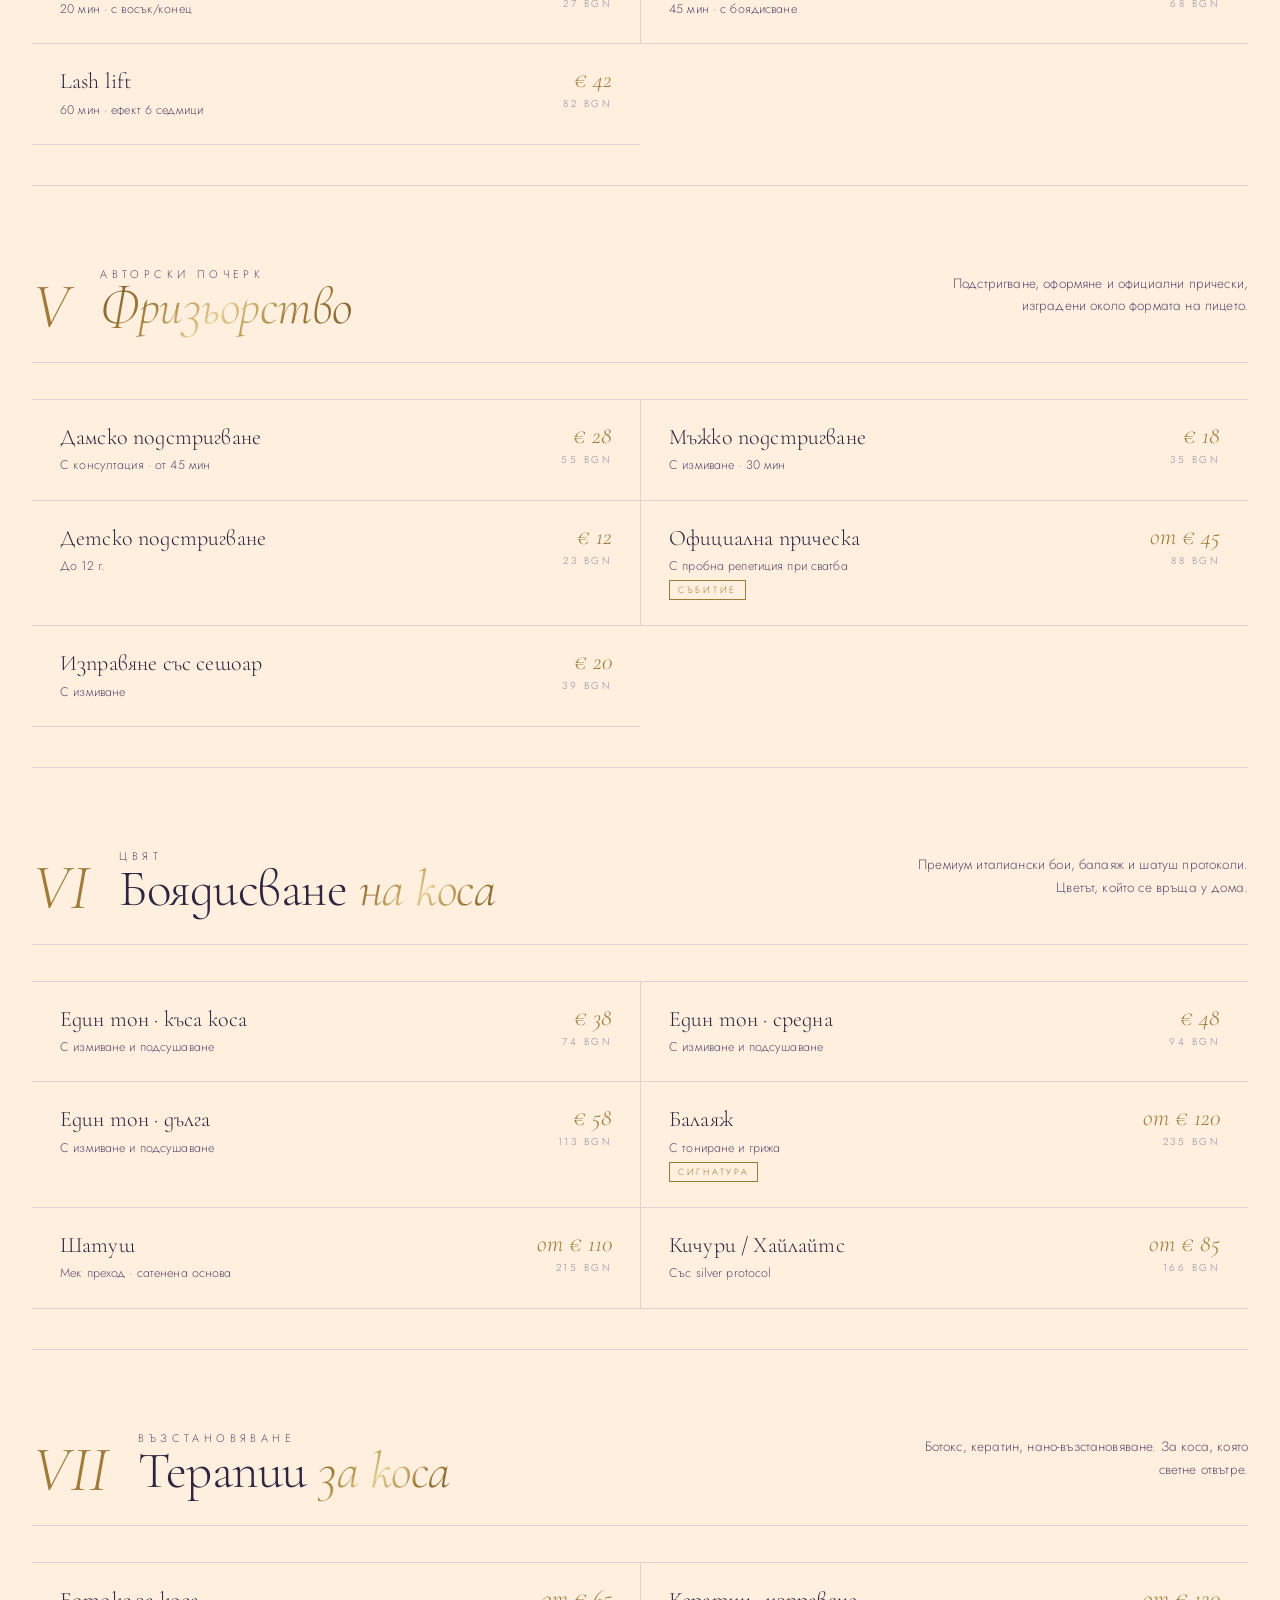
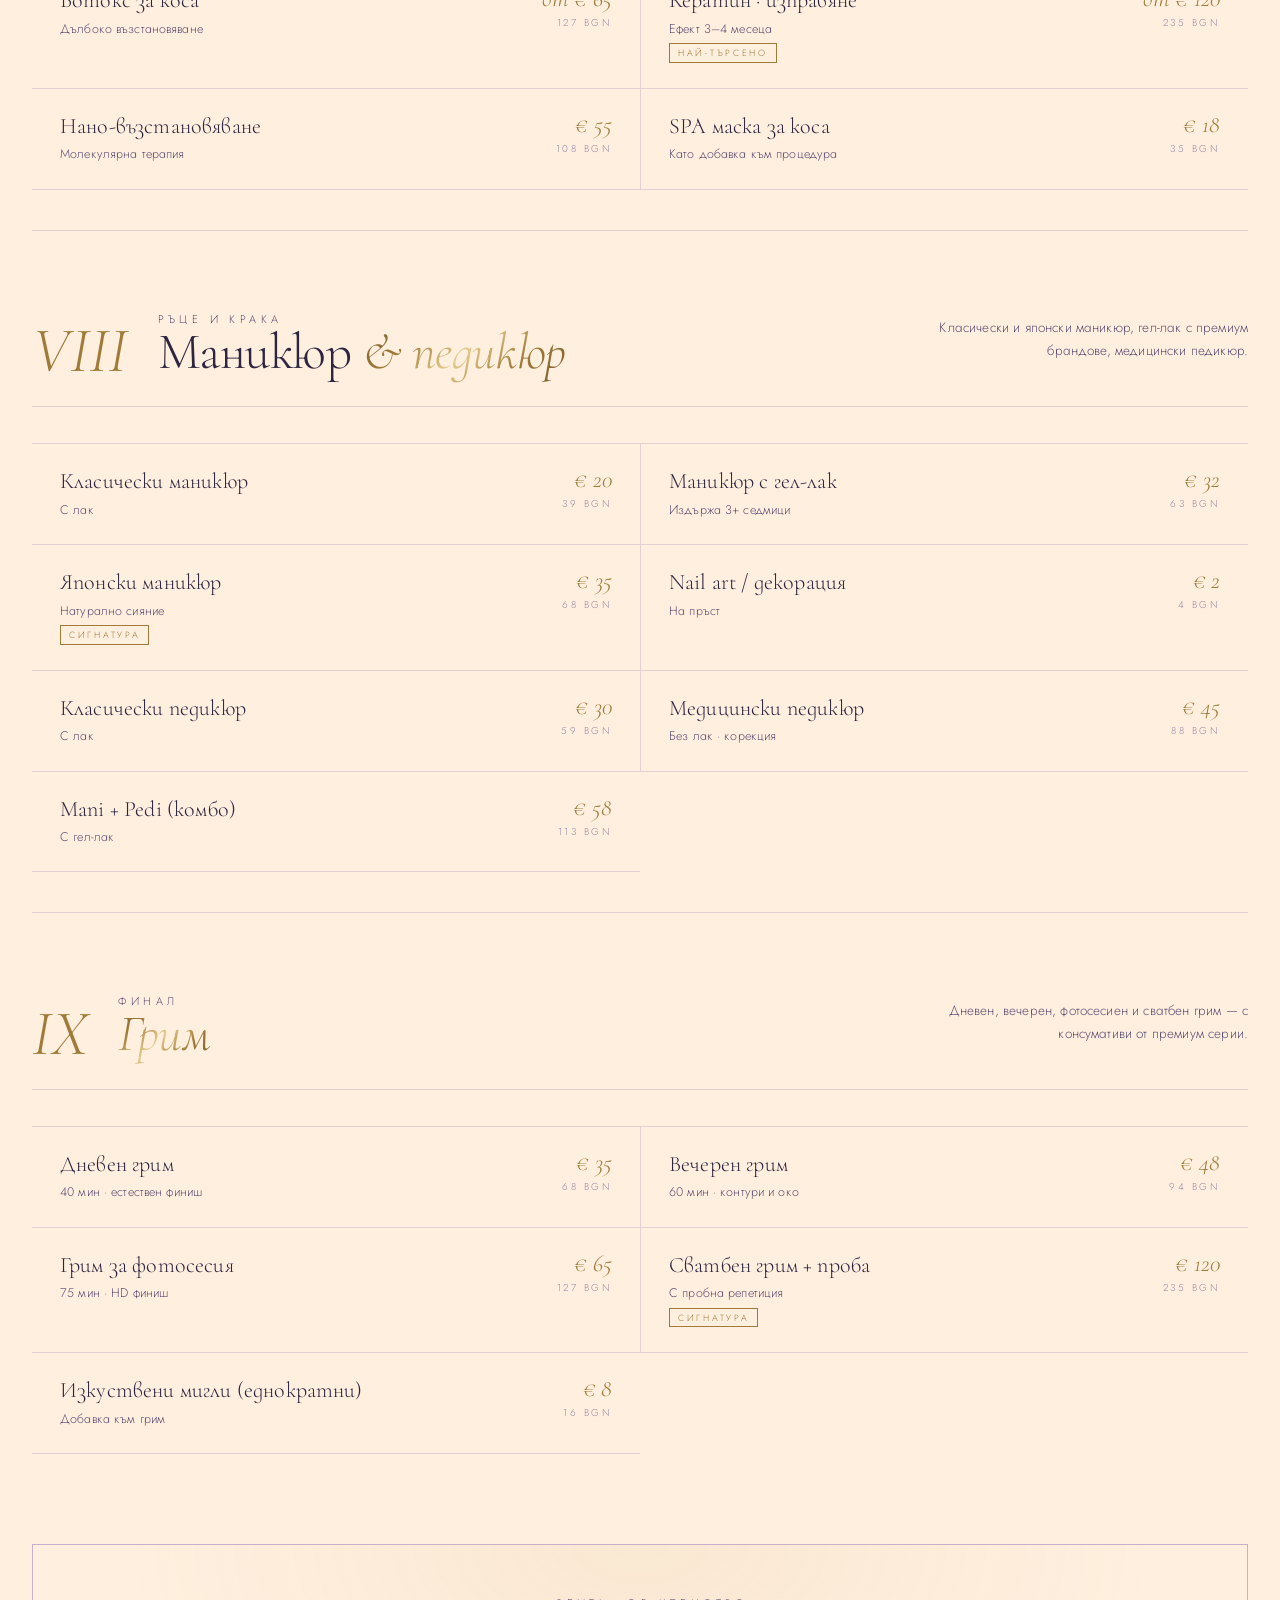
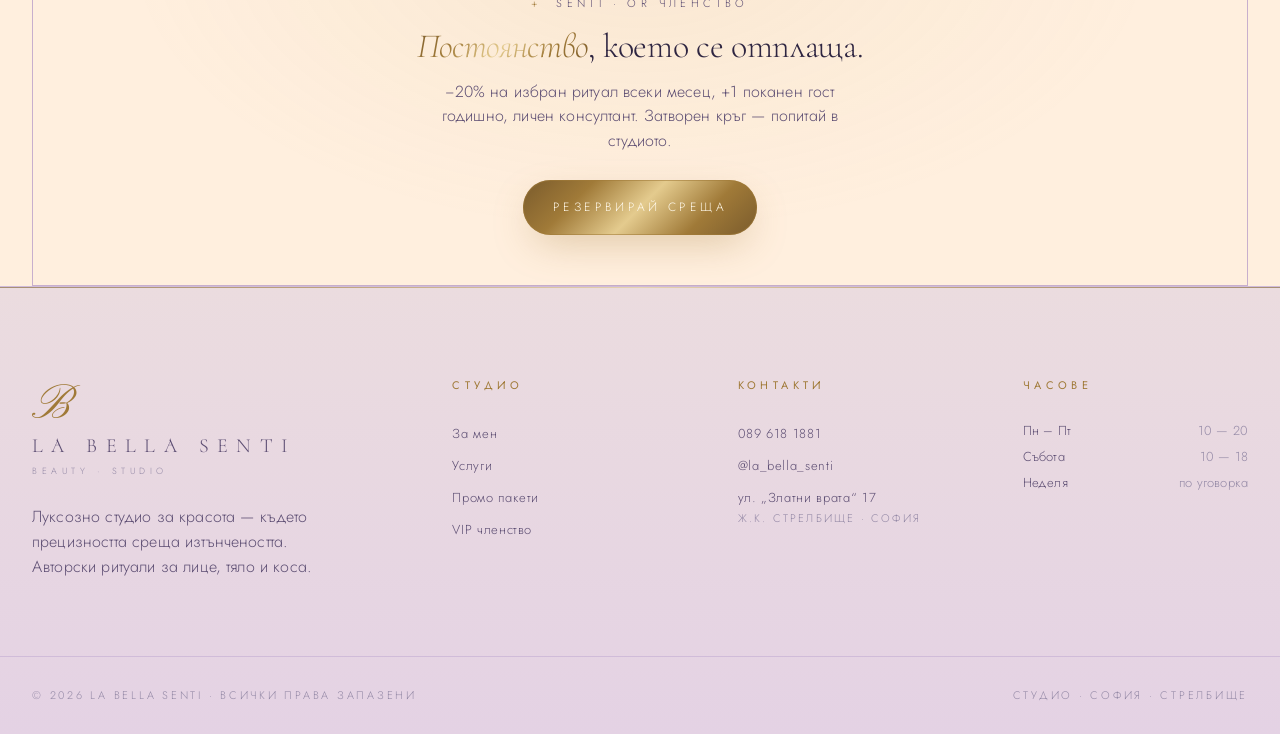
<file: services.html>
<!doctype html>
<html lang="bg">
<head>
<meta charset="utf-8"/>
<meta name="viewport" content="width=device-width,initial-scale=1"/>
<title>Услуги — La Bella Senti</title>
<link rel="preconnect" href="https://fonts.googleapis.com"/>
<link rel="preconnect" href="https://fonts.gstatic.com" crossorigin/>
<link href="https://fonts.googleapis.com/css2?family=Cormorant+Garamond:ital,wght@0,300;0,400;0,500;1,300;1,400&family=Jost:wght@300;400;500&family=Pinyon+Script&family=JetBrains+Mono:wght@300;400&display=swap" rel="stylesheet"/>
<link rel="stylesheet" href="assets/theme.css"/>
<style>
  .sv-hero{
    padding:170px 0 80px;position:relative;overflow:hidden;
    background:var(--grad-page);
  }
  .sv-hero::before{
    content:"";position:absolute;inset:0;pointer-events:none;
    background:
      radial-gradient(ellipse 600px 400px at 80% 30%, rgba(201,169,106,.16), transparent 60%),
      radial-gradient(ellipse 400px 300px at 10% 80%, rgba(201,169,106,.08), transparent 60%);
  }
  .sv-hero .wrap{position:relative;z-index:2;}
  .sv-title{display:grid;grid-template-columns:1.4fr 1fr;gap:60px;align-items:end;margin-bottom:60px;}
  @media(max-width:960px){.sv-title{grid-template-columns:1fr;}}
  .sv-title h1{font-size:clamp(64px,9vw,140px);line-height:.92;}

  /* Filter bar */
  .filterbar{
    display:flex;gap:12px;flex-wrap:wrap;align-items:center;
    padding:18px 0;border-top:1px solid var(--line);border-bottom:1px solid var(--line);
    position:sticky;top:74px;z-index:30;
    background:rgba(245,236,221,.88);
    backdrop-filter:blur(14px) saturate(120%);
  }
  .filterbar .chip{
    background:transparent;color:var(--ink-mute);border:1px solid var(--line);
    padding:8px 16px;border-radius:999px;font:inherit;font-size:11px;letter-spacing:.22em;
    text-transform:uppercase;cursor:pointer;transition:all .3s;
  }
  .filterbar .chip:hover{color:var(--ink);border-color:var(--line-strong);}
  .filterbar .chip.on{background:var(--gold);color:#FFF8EA;border-color:var(--gold);}
  .filterbar .search{
    margin-left:auto;display:flex;align-items:center;gap:10px;
    border:1px solid var(--line);padding:6px 14px;border-radius:999px;
    background:rgba(255,255,255,.45);
  }
  .filterbar .search input{
    background:transparent;border:0;outline:0;color:var(--ink);font:inherit;font-size:13px;
    min-width:180px;padding:6px 0;letter-spacing:.04em;
  }
  .filterbar .search input::placeholder{color:var(--ink-dim);}
  .filterbar .search .ic{color:var(--gold);font-size:14px;}

  /* Category groups */
  .cat-group{padding:80px 0 40px;position:relative;}
  .cat-group + .cat-group{border-top:1px solid var(--line);}
  .cat-group.hide{display:none;}
  .cat-head{
    display:grid;grid-template-columns:auto 1fr auto;gap:30px;align-items:end;
    padding-bottom:30px;margin-bottom:36px;border-bottom:1px solid var(--line);
  }
  .cat-head .num{
    font-family:"Cormorant Garamond",serif;font-style:italic;color:var(--gold);font-size:64px;line-height:.8;
  }
  .cat-head h2{font-size:clamp(36px,4vw,56px);margin:0;}
  .cat-head .lead{max-width:42ch;color:var(--ink-mute);font-size:13.5px;line-height:1.7;text-align:right;}
  @media(max-width:780px){
    .cat-head{grid-template-columns:auto 1fr;}
    .cat-head .lead{display:none;}
  }

  /* Service list */
  .sv-list{display:grid;grid-template-columns:1fr 1fr;gap:0;border-top:1px solid var(--line);}
  @media(max-width:780px){.sv-list{grid-template-columns:1fr;}}
  .sv-row{
    display:grid;grid-template-columns:1fr auto;gap:22px;align-items:start;
    padding:24px 28px;border-bottom:1px solid var(--line);
    transition:background .3s;cursor:default;position:relative;
  }
  .sv-list .sv-row:nth-child(even){border-left:1px solid var(--line);}
  @media(max-width:780px){.sv-list .sv-row:nth-child(even){border-left:0;}}
  .sv-row:hover{background:rgba(201,169,106,.04);}
  .sv-row.hide{display:none;}
  .sv-row::before{
    content:"";position:absolute;left:0;top:0;bottom:0;width:2px;background:var(--gold);
    transform:scaleY(0);transform-origin:top;transition:transform .35s ease;
  }
  .sv-row:hover::before{transform:scaleY(1);}
  .sv-row .n{font-family:"Cormorant Garamond",serif;color:var(--ink);font-size:22px;line-height:1.2;margin-bottom:6px;}
  .sv-row .d{color:var(--ink-mute);font-size:12.5px;line-height:1.55;letter-spacing:.01em;}
  .sv-row .price{text-align:right;}
  .sv-row .eur{font-family:"Cormorant Garamond",serif;color:var(--gold);font-size:24px;font-style:italic;line-height:1;}
  .sv-row .bgn{color:var(--ink-dim);font-size:10px;letter-spacing:.25em;text-transform:uppercase;margin-top:4px;}
  .sv-row .tag{
    display:inline-block;font-size:9px;letter-spacing:.3em;text-transform:uppercase;
    color:var(--gold);border:1px solid var(--gold);padding:2px 8px;margin-top:4px;
  }

  /* CTA bottom */
  .sv-cta{
    margin-top:50px;padding:50px;text-align:center;
    border:1px solid var(--line-strong);
    background:radial-gradient(ellipse at 50% 0%, rgba(201,169,106,.10), transparent 60%);
  }
  .sv-cta h3{font-size:34px;margin-bottom:14px;}
  .sv-cta p{margin:0 auto 26px;max-width:50ch;}

  /* Pricing strip */
  .pricing-strip{
    display:grid;grid-template-columns:repeat(4,1fr);gap:0;
    border:1px solid var(--line);margin-top:40px;
    background:linear-gradient(180deg,rgba(255,255,255,.45),rgba(255,255,255,.15));
  }
  @media(max-width:780px){.pricing-strip{grid-template-columns:repeat(2,1fr);}}
  .ps-cell{padding:24px 22px;border-right:1px solid var(--line);}
  .ps-cell:last-child{border-right:0;}
  .ps-cell .lbl{font-size:10px;letter-spacing:.3em;text-transform:uppercase;color:var(--ink-dim);margin-bottom:8px;}
  .ps-cell .val{font-family:"Cormorant Garamond",serif;color:var(--gold);font-style:italic;font-size:28px;line-height:1;}
  .ps-cell .sub{color:var(--ink-mute);font-size:12px;margin-top:6px;}

  .currency-toggle{display:inline-flex;border:1px solid var(--line);border-radius:999px;overflow:hidden;}
  .currency-toggle button{
    background:transparent;color:var(--ink-mute);border:0;font:inherit;
    padding:6px 14px;font-size:10px;letter-spacing:.22em;cursor:pointer;text-transform:uppercase;
  }
  .currency-toggle button.on{background:var(--gold);color:#FFF8EA;}
  .empty{
    text-align:center;padding:80px 24px;border:1px dashed var(--line);
    color:var(--ink-dim);font-family:"Cormorant Garamond",serif;font-style:italic;font-size:24px;
  }
</style>
</head>
<body data-page="services">

<!-- HERO -->
<section class="sv-hero" data-screen-label="Services Hero">
  <div class="wrap">
    <div class="eyebrow reveal" data-i18n-bg="Каталог · Цени · EUR / BGN" data-i18n-en="Catalog · Prices · EUR / BGN">Каталог · Цени · EUR / BGN</div>
    <div class="sv-title" style="margin-top:28px;">
      <h1 class="display reveal d-120">
        <span data-i18n-bg="Услугите" data-i18n-en="The services">Услугите</span><br/>
        <span class="italic gold" data-i18n-bg="на студиото." data-i18n-en="of the studio.">на студиото.</span>
      </h1>
      <p class="reveal d-240" style="font-size:15px;line-height:1.7;color:var(--ink-mute);max-width:42ch;text-align:right;justify-self:end;" data-i18n-bg="Девет ритуала, повече от шестдесет авторски процедури. Всяка цена е окончателна — без скрити такси, без изненади." data-i18n-en="Nine rituals, more than sixty signature procedures. Every price is final — no hidden fees, no surprises.">
        Девет ритуала, повече от шестдесет авторски процедури. Всяка цена е окончателна — без скрити такси, без изненади.
      </p>
    </div>

    <!-- pricing strip -->
    <div class="pricing-strip reveal d-300">
      <div class="ps-cell"><div class="lbl" data-i18n-bg="Основна валута" data-i18n-en="Primary">Основна валута</div><div class="val">EUR</div><div class="sub" data-i18n-bg="официална от 2026" data-i18n-en="official since 2026">официална от 2026</div></div>
      <div class="ps-cell"><div class="lbl" data-i18n-bg="Втора валута" data-i18n-en="Secondary">Втора валута</div><div class="val">BGN</div><div class="sub" data-i18n-bg="курс 1 EUR ≈ 1.95583" data-i18n-en="rate 1 EUR ≈ 1.95583">курс 1 EUR ≈ 1.95583</div></div>
      <div class="ps-cell"><div class="lbl" data-i18n-bg="Първа консултация" data-i18n-en="First consultation">Първа консултация</div><div class="val">€ 0</div><div class="sub" data-i18n-bg="със запис" data-i18n-en="with appointment">със запис</div></div>
      <div class="ps-cell">
        <div class="lbl" data-i18n-bg="Покажи цени в" data-i18n-en="Show prices in">Покажи цени в</div>
        <div class="currency-toggle" id="cur" style="margin-top:8px;">
          <button data-cur="EUR" class="on">EUR</button>
          <button data-cur="BGN">BGN</button>
        </div>
      </div>
    </div>
  </div>
</section>

<!-- FILTER + LIST -->
<section style="position:relative;">
  <div class="wrap">
    <div class="filterbar" id="filterbar">
      <button class="chip on" data-cat="all" data-i18n-bg="Всички" data-i18n-en="All">Всички</button>
      <button class="chip" data-cat="laser" data-i18n-bg="Лазерна епилация" data-i18n-en="Laser">Лазерна епилация</button>
      <button class="chip" data-cat="firming" data-i18n-bg="Стягащи" data-i18n-en="Firming">Стягащи</button>
      <button class="chip" data-cat="rf" data-i18n-bg="RF лифтинг" data-i18n-en="RF Lifting">RF лифтинг</button>
      <button class="chip" data-cat="facial" data-i18n-bg="Лице" data-i18n-en="Face">Лице</button>
      <button class="chip" data-cat="hairdress" data-i18n-bg="Фризьорство" data-i18n-en="Hair">Фризьорство</button>
      <button class="chip" data-cat="color" data-i18n-bg="Цвят" data-i18n-en="Colour">Цвят</button>
      <button class="chip" data-cat="haircare" data-i18n-bg="Терапии" data-i18n-en="Treatments">Терапии</button>
      <button class="chip" data-cat="mani" data-i18n-bg="Маникюр" data-i18n-en="Manicure">Маникюр</button>
      <button class="chip" data-cat="makeup" data-i18n-bg="Грим" data-i18n-en="Makeup">Грим</button>
      <label class="search">
        <span class="ic">⌕</span>
        <input id="searchIn" type="search" placeholder="Търси услуга…" data-ph-bg="Търси услуга…" data-ph-en="Search service…"/>
      </label>
    </div>

    <div id="empty" class="empty" style="display:none;" data-i18n-bg="Нищо не съвпадна. Опитай друга дума." data-i18n-en="Nothing matched. Try another word.">
      Нищо не съвпадна. Опитай друга дума.
    </div>

    <!-- ====== I. LASER ====== -->
    <div class="cat-group" data-group="laser" id="laser">
      <div class="cat-head">
        <div class="num">I</div>
        <div>
          <div class="kicker"><span data-i18n-bg="Сигнатурен ритуал" data-i18n-en="Signature ritual">Сигнатурен ритуал</span></div>
          <h2 class="display category-heading-mt"><span data-i18n-bg="Лазерна" data-i18n-en="Laser">Лазерна</span> <span class="italic gold" data-i18n-bg="епилация" data-i18n-en="epilation">епилация</span></h2>
        </div>
        <p class="lead" data-i18n-bg="Диоден лазер с тройна дължина на вълната. Безопасен за всеки фототип, ефективен за всеки тон кожа." data-i18n-en="Triple-wavelength diode laser. Safe for any phototype, effective on any skin tone.">Диоден лазер с тройна дължина на вълната. Безопасен за всеки фототип, ефективен за всеки тон кожа.</p>
      </div>
      <div class="sv-list">
        <div class="sv-row" data-cat="laser" data-name="горна устна upper lip"><div><div class="n" data-i18n-bg="Горна устна" data-i18n-en="Upper lip">Горна устна</div><div class="d" data-i18n-bg="Сесия · 10 мин" data-i18n-en="Session · 10 min">Сесия · 10 мин</div></div><div class="price"><div class="eur" data-eur="12">€ 12</div><div class="bgn">23 BGN</div></div></div>
        <div class="sv-row" data-cat="laser" data-name="брадичка chin"><div><div class="n" data-i18n-bg="Брадичка" data-i18n-en="Chin">Брадичка</div><div class="d" data-i18n-bg="Сесия · 10 мин" data-i18n-en="Session · 10 min">Сесия · 10 мин</div></div><div class="price"><div class="eur" data-eur="15">€ 15</div><div class="bgn">29 BGN</div></div></div>
        <div class="sv-row" data-cat="laser" data-name="подмишници underarm armpits"><div><div class="n" data-i18n-bg="Подмишници" data-i18n-en="Underarms">Подмишници</div><div class="d" data-i18n-bg="Сесия · 15 мин" data-i18n-en="Session · 15 min">Сесия · 15 мин</div></div><div class="price"><div class="eur" data-eur="22">€ 22</div><div class="bgn">43 BGN</div></div></div>
        <div class="sv-row" data-cat="laser" data-name="бикини bikini classic"><div><div class="n" data-i18n-bg="Бикини · класическо" data-i18n-en="Bikini · classic">Бикини · класическо</div><div class="d" data-i18n-bg="Сесия · 20 мин" data-i18n-en="Session · 20 min">Сесия · 20 мин</div></div><div class="price"><div class="eur" data-eur="34">€ 34</div><div class="bgn">66 BGN</div></div></div>
        <div class="sv-row" data-cat="laser" data-name="бикини brazilian dълбоко"><div><div class="n" data-i18n-bg="Бикини · бразилско" data-i18n-en="Bikini · brazilian">Бикини · бразилско</div><div class="d" data-i18n-bg="Сесия · 25 мин" data-i18n-en="Session · 25 min">Сесия · 25 мин</div></div><div class="price"><div class="eur" data-eur="48">€ 48</div><div class="bgn">94 BGN</div></div></div>
        <div class="sv-row" data-cat="laser" data-name="ръце arms"><div><div class="n" data-i18n-bg="Ръце · цели" data-i18n-en="Arms · full">Ръце · цели</div><div class="d" data-i18n-bg="Сесия · 30 мин" data-i18n-en="Session · 30 min">Сесия · 30 мин</div></div><div class="price"><div class="eur" data-eur="55">€ 55</div><div class="bgn">108 BGN</div></div></div>
        <div class="sv-row" data-cat="laser" data-name="крака legs full"><div><div class="n" data-i18n-bg="Крака · цели" data-i18n-en="Legs · full">Крака · цели</div><div class="d" data-i18n-bg="Сесия · 50 мин" data-i18n-en="Session · 50 min">Сесия · 50 мин</div></div><div class="price"><div class="eur" data-eur="98">€ 98</div><div class="bgn">192 BGN</div></div></div>
        <div class="sv-row" data-cat="laser" data-name="курс 6 пакет"><div><div class="n" data-i18n-bg="Курс · 6 сесии" data-i18n-en="Course · 6 sessions">Курс · 6 сесии</div><div class="d" data-i18n-bg="За избрана зона · −20%" data-i18n-en="Chosen zone · −20%">За избрана зона · −20%</div><span class="tag" data-i18n-bg="препоръчано" data-i18n-en="recommended">препоръчано</span></div><div class="price"><div class="eur" data-eur="240">от € 240</div><div class="bgn">469 BGN</div></div></div>
      </div>
    </div>

    <!-- ====== II. FIRMING ====== -->
    <div class="cat-group" data-group="firming" id="firming">
      <div class="cat-head">
        <div class="num">II</div>
        <div>
          <div class="kicker"><span data-i18n-bg="Скулптурираща грижа" data-i18n-en="Sculpting care">Скулптурираща грижа</span></div>
          <h2 class="display category-heading-mt"><span data-i18n-bg="Стягащи" data-i18n-en="Firming">Стягащи</span> <span class="italic gold" data-i18n-bg="терапии" data-i18n-en="therapies">терапии</span></h2>
        </div>
        <p class="lead" data-i18n-bg="Кавитация, прес-терапия и кислородна грижа за тяло — за стегнат силует и видим тонус." data-i18n-en="Cavitation, pressotherapy, oxygen body care — for a sculpted silhouette and visible tone.">Кавитация, прес-терапия и кислородна грижа за тяло — за стегнат силует и видим тонус.</p>
      </div>
      <div class="sv-list">
        <div class="sv-row" data-cat="firming" data-name="кавитация cavitation"><div><div class="n" data-i18n-bg="Ултразвукова кавитация" data-i18n-en="Ultrasonic cavitation">Ултразвукова кавитация</div><div class="d" data-i18n-bg="Една зона · 40 мин" data-i18n-en="One zone · 40 min">Една зона · 40 мин</div></div><div class="price"><div class="eur" data-eur="45">€ 45</div><div class="bgn">88 BGN</div></div></div>
        <div class="sv-row" data-cat="firming" data-name="прес-терапия pressotherapy"><div><div class="n" data-i18n-bg="Прес-терапия" data-i18n-en="Pressotherapy">Прес-терапия</div><div class="d" data-i18n-bg="Цяло тяло · 30 мин" data-i18n-en="Full body · 30 min">Цяло тяло · 30 мин</div></div><div class="price"><div class="eur" data-eur="32">€ 32</div><div class="bgn">63 BGN</div></div></div>
        <div class="sv-row" data-cat="firming" data-name="антицелулит anti cellulite"><div><div class="n" data-i18n-bg="Антицелулитен масаж" data-i18n-en="Anti-cellulite massage">Антицелулитен масаж</div><div class="d" data-i18n-bg="Проблемна зона · 50 мин" data-i18n-en="Problem zone · 50 min">Проблемна зона · 50 мин</div></div><div class="price"><div class="eur" data-eur="40">€ 40</div><div class="bgn">78 BGN</div></div></div>
        <div class="sv-row" data-cat="firming" data-name="vacuum вакуум roller"><div><div class="n" data-i18n-bg="Вакуум-роло терапия" data-i18n-en="Vacuum-roller therapy">Вакуум-роло терапия</div><div class="d" data-i18n-bg="Дренаж · 45 мин" data-i18n-en="Drainage · 45 min">Дренаж · 45 мин</div></div><div class="price"><div class="eur" data-eur="50">€ 50</div><div class="bgn">98 BGN</div></div></div>
        <div class="sv-row" data-cat="firming" data-name="курс body shape"><div><div class="n" data-i18n-bg="Body shape · курс" data-i18n-en="Body shape · course">Body shape · курс</div><div class="d" data-i18n-bg="8 сесии · –25%" data-i18n-en="8 sessions · −25%">8 сесии · –25%</div><span class="tag" data-i18n-bg="най-търсено" data-i18n-en="bestseller">най-търсено</span></div><div class="price"><div class="eur" data-eur="290">от € 290</div><div class="bgn">567 BGN</div></div></div>
      </div>
    </div>

    <!-- ====== III. RF ====== -->
    <div class="cat-group" data-group="rf" id="rf">
      <div class="cat-head">
        <div class="num">III</div>
        <div>
          <div class="kicker"><span data-i18n-bg="Невидим лифт" data-i18n-en="Invisible lift">Невидим лифт</span></div>
          <h2 class="display category-heading-mt"><span data-i18n-bg="Радиочестотен" data-i18n-en="Radiofrequency">Радиочестотен</span> <span class="italic gold" data-i18n-bg="лифтинг" data-i18n-en="lifting">лифтинг</span></h2>
        </div>
        <p class="lead" data-i18n-bg="Деликатно затопляне в дълбочина — за стимулирано колагенообразуване и видим лифт без интервенция." data-i18n-en="A gentle deep warming — to stimulate collagen and lift visibly, without intervention.">Деликатно затопляне в дълбочина — за стимулирано колагенообразуване и видим лифт без интервенция.</p>
      </div>
      <div class="sv-list">
        <div class="sv-row" data-cat="rf" data-name="rf лице face"><div><div class="n" data-i18n-bg="RF · лице" data-i18n-en="RF · face">RF · лице</div><div class="d" data-i18n-bg="60 мин · видим резултат" data-i18n-en="60 min · visible result">60 мин · видим резултат</div></div><div class="price"><div class="eur" data-eur="65">€ 65</div><div class="bgn">127 BGN</div></div></div>
        <div class="sv-row" data-cat="rf" data-name="rf шия очи neck eyes"><div><div class="n" data-i18n-bg="RF · околоочен контур" data-i18n-en="RF · eye contour">RF · околоочен контур</div><div class="d" data-i18n-bg="30 мин" data-i18n-en="30 min">30 мин</div></div><div class="price"><div class="eur" data-eur="45">€ 45</div><div class="bgn">88 BGN</div></div></div>
        <div class="sv-row" data-cat="rf" data-name="rf шия деколте neck"><div><div class="n" data-i18n-bg="RF · шия и деколте" data-i18n-en="RF · neck & décolleté">RF · шия и деколте</div><div class="d" data-i18n-bg="45 мин" data-i18n-en="45 min">45 мин</div></div><div class="price"><div class="eur" data-eur="55">€ 55</div><div class="bgn">108 BGN</div></div></div>
        <div class="sv-row" data-cat="rf" data-name="rf тяло body"><div><div class="n" data-i18n-bg="RF · тяло (зона)" data-i18n-en="RF · body (zone)">RF · тяло (зона)</div><div class="d" data-i18n-bg="50 мин" data-i18n-en="50 min">50 мин</div></div><div class="price"><div class="eur" data-eur="75">€ 75</div><div class="bgn">147 BGN</div></div></div>
        <div class="sv-row" data-cat="rf" data-name="rf курс лифт"><div><div class="n" data-i18n-bg="RF lift · курс" data-i18n-en="RF lift · course">RF lift · курс</div><div class="d" data-i18n-bg="4 сесии · –15%" data-i18n-en="4 sessions · −15%">4 сесии · –15%</div><span class="tag" data-i18n-bg="препоръчано" data-i18n-en="recommended">препоръчано</span></div><div class="price"><div class="eur" data-eur="220">от € 220</div><div class="bgn">430 BGN</div></div></div>
      </div>
    </div>

    <!-- ====== IV. FACIAL ====== -->
    <div class="cat-group" data-group="facial" id="facial">
      <div class="cat-head">
        <div class="num">IV</div>
        <div>
          <div class="kicker"><span data-i18n-bg="Авторска грижа за лице" data-i18n-en="Signature face care">Авторска грижа за лице</span></div>
          <h2 class="display category-heading-mt"><span data-i18n-bg="Процедури" data-i18n-en="Facial">Процедури</span> <span class="italic gold" data-i18n-bg="за лице" data-i18n-en="procedures">за лице</span></h2>
        </div>
        <p class="lead" data-i18n-bg="Дълбоко почистване, хидро-фейшъл, химически пилинги и anti-age протоколи с медицински-грейд продукти." data-i18n-en="Deep cleansing, hydro-facial, chemical peels and anti-age protocols with medical-grade products.">Дълбоко почистване, хидро-фейшъл, химически пилинги и anti-age протоколи с медицински-грейд продукти.</p>
      </div>
      <div class="sv-list">
        <div class="sv-row" data-cat="facial" data-name="дълбоко почистване deep clean"><div><div class="n" data-i18n-bg="Дълбоко почистване" data-i18n-en="Deep cleansing">Дълбоко почистване</div><div class="d" data-i18n-bg="60 мин · класика" data-i18n-en="60 min · classic">60 мин · класика</div></div><div class="price"><div class="eur" data-eur="50">€ 50</div><div class="bgn">98 BGN</div></div></div>
        <div class="sv-row" data-cat="facial" data-name="хидро hydro facial"><div><div class="n" data-i18n-bg="Хидро-фейшъл" data-i18n-en="Hydro-facial">Хидро-фейшъл</div><div class="d" data-i18n-bg="75 мин · сияние" data-i18n-en="75 min · glow">75 мин · сияние</div></div><div class="price"><div class="eur" data-eur="80">€ 80</div><div class="bgn">156 BGN</div></div></div>
        <div class="sv-row" data-cat="facial" data-name="хим пилинг peel"><div><div class="n" data-i18n-bg="Химически пилинг" data-i18n-en="Chemical peel">Химически пилинг</div><div class="d" data-i18n-bg="40 мин · повърхностен" data-i18n-en="40 min · superficial">40 мин · повърхностен</div></div><div class="price"><div class="eur" data-eur="70">€ 70</div><div class="bgn">137 BGN</div></div></div>
        <div class="sv-row" data-cat="facial" data-name="anti-age premium"><div><div class="n" data-i18n-bg="Anti-age премиум" data-i18n-en="Anti-age premium">Anti-age премиум</div><div class="d" data-i18n-bg="90 мин · сигнатура" data-i18n-en="90 min · signature">90 мин · сигнатура</div><span class="tag" data-i18n-bg="сигнатура" data-i18n-en="signature">сигнатура</span></div><div class="price"><div class="eur" data-eur="120">€ 120</div><div class="bgn">235 BGN</div></div></div>
        <div class="sv-row" data-cat="facial" data-name="вежди brows shape"><div><div class="n" data-i18n-bg="Оформяне на вежди" data-i18n-en="Brow shaping">Оформяне на вежди</div><div class="d" data-i18n-bg="20 мин · с восък/конец" data-i18n-en="20 min · wax / thread">20 мин · с восък/конец</div></div><div class="price"><div class="eur" data-eur="14">€ 14</div><div class="bgn">27 BGN</div></div></div>
        <div class="sv-row" data-cat="facial" data-name="ламиниране вежди brow"><div><div class="n" data-i18n-bg="Ламиниране на вежди" data-i18n-en="Brow lamination">Ламиниране на вежди</div><div class="d" data-i18n-bg="45 мин · с боядисване" data-i18n-en="45 min · with tint">45 мин · с боядисване</div></div><div class="price"><div class="eur" data-eur="35">€ 35</div><div class="bgn">68 BGN</div></div></div>
        <div class="sv-row" data-cat="facial" data-name="мигли lash lift"><div><div class="n" data-i18n-bg="Lash lift" data-i18n-en="Lash lift">Lash lift</div><div class="d" data-i18n-bg="60 мин · ефект 6 седмици" data-i18n-en="60 min · 6-week effect">60 мин · ефект 6 седмици</div></div><div class="price"><div class="eur" data-eur="42">€ 42</div><div class="bgn">82 BGN</div></div></div>
      </div>
    </div>

    <!-- ====== V. HAIRDRESS ====== -->
    <div class="cat-group" data-group="hairdress" id="hairdress">
      <div class="cat-head">
        <div class="num">V</div>
        <div>
          <div class="kicker"><span data-i18n-bg="Авторски почерк" data-i18n-en="Signature touch">Авторски почерк</span></div>
          <h2 class="display category-heading-mt"><span class="italic gold" data-i18n-bg="Фризьорство" data-i18n-en="Hairdressing">Фризьорство</span></h2>
        </div>
        <p class="lead" data-i18n-bg="Подстригване, оформяне и официални прически, изградени около формата на лицето." data-i18n-en="Cuts, styling and event hair, designed around the shape of your face.">Подстригване, оформяне и официални прически, изградени около формата на лицето.</p>
      </div>
      <div class="sv-list">
        <div class="sv-row" data-cat="hairdress" data-name="подстригване women cut"><div><div class="n" data-i18n-bg="Дамско подстригване" data-i18n-en="Women's cut">Дамско подстригване</div><div class="d" data-i18n-bg="С консултация · от 45 мин" data-i18n-en="With consult · 45 min+">С консултация · от 45 мин</div></div><div class="price"><div class="eur" data-eur="28">€ 28</div><div class="bgn">55 BGN</div></div></div>
        <div class="sv-row" data-cat="hairdress" data-name="мъжко подстригване men cut"><div><div class="n" data-i18n-bg="Мъжко подстригване" data-i18n-en="Men's cut">Мъжко подстригване</div><div class="d" data-i18n-bg="С измиване · 30 мин" data-i18n-en="With wash · 30 min">С измиване · 30 мин</div></div><div class="price"><div class="eur" data-eur="18">€ 18</div><div class="bgn">35 BGN</div></div></div>
        <div class="sv-row" data-cat="hairdress" data-name="детско child cut"><div><div class="n" data-i18n-bg="Детско подстригване" data-i18n-en="Children's cut">Детско подстригване</div><div class="d" data-i18n-bg="До 12 г." data-i18n-en="Up to 12 yrs.">До 12 г.</div></div><div class="price"><div class="eur" data-eur="12">€ 12</div><div class="bgn">23 BGN</div></div></div>
        <div class="sv-row" data-cat="hairdress" data-name="прическа официална event hair"><div><div class="n" data-i18n-bg="Официална прическа" data-i18n-en="Event styling">Официална прическа</div><div class="d" data-i18n-bg="С пробна репетиция при сватба" data-i18n-en="Trial run for brides included">С пробна репетиция при сватба</div><span class="tag" data-i18n-bg="събитие" data-i18n-en="event">събитие</span></div><div class="price"><div class="eur" data-eur="45">от € 45</div><div class="bgn">88 BGN</div></div></div>
        <div class="sv-row" data-cat="hairdress" data-name="изправяне brush blow"><div><div class="n" data-i18n-bg="Изправяне със сешоар" data-i18n-en="Blow-out">Изправяне със сешоар</div><div class="d" data-i18n-bg="С измиване" data-i18n-en="With wash">С измиване</div></div><div class="price"><div class="eur" data-eur="20">€ 20</div><div class="bgn">39 BGN</div></div></div>
      </div>
    </div>

    <!-- ====== VI. COLOR ====== -->
    <div class="cat-group" data-group="color" id="color">
      <div class="cat-head">
        <div class="num">VI</div>
        <div>
          <div class="kicker"><span data-i18n-bg="Цвят" data-i18n-en="Colour">Цвят</span></div>
          <h2 class="display category-heading-mt"><span data-i18n-bg="Боядисване" data-i18n-en="Hair">Боядисване</span> <span class="italic gold" data-i18n-bg="на коса" data-i18n-en="colouring">на коса</span></h2>
        </div>
        <p class="lead" data-i18n-bg="Премиум италиански бои, балаяж и шатуш протоколи. Цветът, който се връща у дома." data-i18n-en="Premium Italian colour, balayage and shatush protocols. The colour that returns home with you.">Премиум италиански бои, балаяж и шатуш протоколи. Цветът, който се връща у дома.</p>
      </div>
      <div class="sv-list">
        <div class="sv-row" data-cat="color" data-name="един тон single tone"><div><div class="n" data-i18n-bg="Един тон · късa коса" data-i18n-en="Single tone · short">Един тон · късa коса</div><div class="d" data-i18n-bg="С измиване и подсушаване" data-i18n-en="Wash & blow-out included">С измиване и подсушаване</div></div><div class="price"><div class="eur" data-eur="38">€ 38</div><div class="bgn">74 BGN</div></div></div>
        <div class="sv-row" data-cat="color" data-name="един тон средна"><div><div class="n" data-i18n-bg="Един тон · средна" data-i18n-en="Single tone · medium">Един тон · средна</div><div class="d" data-i18n-bg="С измиване и подсушаване" data-i18n-en="Wash & blow-out included">С измиване и подсушаване</div></div><div class="price"><div class="eur" data-eur="48">€ 48</div><div class="bgn">94 BGN</div></div></div>
        <div class="sv-row" data-cat="color" data-name="един тон дълга"><div><div class="n" data-i18n-bg="Един тон · дълга" data-i18n-en="Single tone · long">Един тон · дълга</div><div class="d" data-i18n-bg="С измиване и подсушаване" data-i18n-en="Wash & blow-out included">С измиване и подсушаване</div></div><div class="price"><div class="eur" data-eur="58">€ 58</div><div class="bgn">113 BGN</div></div></div>
        <div class="sv-row" data-cat="color" data-name="балаяж balayage"><div><div class="n" data-i18n-bg="Балаяж" data-i18n-en="Balayage">Балаяж</div><div class="d" data-i18n-bg="С тониране и грижа" data-i18n-en="With toning & treatment">С тониране и грижа</div><span class="tag" data-i18n-bg="сигнатура" data-i18n-en="signature">сигнатура</span></div><div class="price"><div class="eur" data-eur="120">от € 120</div><div class="bgn">235 BGN</div></div></div>
        <div class="sv-row" data-cat="color" data-name="шатуш shatush"><div><div class="n" data-i18n-bg="Шатуш" data-i18n-en="Shatush">Шатуш</div><div class="d" data-i18n-bg="Мек преход · сатенена основа" data-i18n-en="Soft transition · satin base">Мек преход · сатенена основа</div></div><div class="price"><div class="eur" data-eur="110">от € 110</div><div class="bgn">215 BGN</div></div></div>
        <div class="sv-row" data-cat="color" data-name="кичури highlights"><div><div class="n" data-i18n-bg="Кичури / Хайлайтс" data-i18n-en="Highlights">Кичури / Хайлайтс</div><div class="d" data-i18n-bg="Със silver protocol" data-i18n-en="With silver protocol">Със silver protocol</div></div><div class="price"><div class="eur" data-eur="85">от € 85</div><div class="bgn">166 BGN</div></div></div>
      </div>
    </div>

    <!-- ====== VII. HAIRCARE ====== -->
    <div class="cat-group" data-group="haircare" id="haircare">
      <div class="cat-head">
        <div class="num">VII</div>
        <div>
          <div class="kicker"><span data-i18n-bg="Възстановяване" data-i18n-en="Restoration">Възстановяване</span></div>
          <h2 class="display category-heading-mt"><span data-i18n-bg="Терапии" data-i18n-en="Hair">Терапии</span> <span class="italic gold" data-i18n-bg="за коса" data-i18n-en="treatments">за коса</span></h2>
        </div>
        <p class="lead" data-i18n-bg="Ботокс, кератин, нано-възстановяване. За коса, която светне отвътре." data-i18n-en="Botox, keratin, nano-repair. For hair that shines from within.">Ботокс, кератин, нано-възстановяване. За коса, която светне отвътре.</p>
      </div>
      <div class="sv-list">
        <div class="sv-row" data-cat="haircare" data-name="ботокс botox"><div><div class="n" data-i18n-bg="Ботокс за коса" data-i18n-en="Hair botox">Ботокс за коса</div><div class="d" data-i18n-bg="Дълбоко възстановяване" data-i18n-en="Deep repair">Дълбоко възстановяване</div></div><div class="price"><div class="eur" data-eur="65">от € 65</div><div class="bgn">127 BGN</div></div></div>
        <div class="sv-row" data-cat="haircare" data-name="кератин keratin"><div><div class="n" data-i18n-bg="Кератин · изправяне" data-i18n-en="Keratin · straightening">Кератин · изправяне</div><div class="d" data-i18n-bg="Ефект 3–4 месеца" data-i18n-en="Effect 3–4 months">Ефект 3–4 месеца</div><span class="tag" data-i18n-bg="най-търсено" data-i18n-en="bestseller">най-търсено</span></div><div class="price"><div class="eur" data-eur="120">от € 120</div><div class="bgn">235 BGN</div></div></div>
        <div class="sv-row" data-cat="haircare" data-name="нано nano repair"><div><div class="n" data-i18n-bg="Нано-възстановяване" data-i18n-en="Nano-repair">Нано-възстановяване</div><div class="d" data-i18n-bg="Молекулярна терапия" data-i18n-en="Molecular therapy">Молекулярна терапия</div></div><div class="price"><div class="eur" data-eur="55">€ 55</div><div class="bgn">108 BGN</div></div></div>
        <div class="sv-row" data-cat="haircare" data-name="маска mask spa"><div><div class="n" data-i18n-bg="SPA маска за коса" data-i18n-en="SPA hair mask">SPA маска за коса</div><div class="d" data-i18n-bg="Като добавка към процедура" data-i18n-en="As add-on">Като добавка към процедура</div></div><div class="price"><div class="eur" data-eur="18">€ 18</div><div class="bgn">35 BGN</div></div></div>
      </div>
    </div>

    <!-- ====== VIII. MANI / PEDI ====== -->
    <div class="cat-group" data-group="mani" id="mani">
      <div class="cat-head">
        <div class="num">VIII</div>
        <div>
          <div class="kicker"><span data-i18n-bg="Ръце и крака" data-i18n-en="Hands & feet">Ръце и крака</span></div>
          <h2 class="display category-heading-mt"><span data-i18n-bg="Маникюр" data-i18n-en="Manicure">Маникюр</span> <span class="italic gold" data-i18n-bg="& педикюр" data-i18n-en="& pedicure">& педикюр</span></h2>
        </div>
        <p class="lead" data-i18n-bg="Класически и японски маникюр, гел-лак с премиум брандове, медицински педикюр." data-i18n-en="Classic & Japanese manicure, gel polish in premium brands, medical pedicure.">Класически и японски маникюр, гел-лак с премиум брандове, медицински педикюр.</p>
      </div>
      <div class="sv-list">
        <div class="sv-row" data-cat="mani" data-name="класически маникюр classic"><div><div class="n" data-i18n-bg="Класически маникюр" data-i18n-en="Classic manicure">Класически маникюр</div><div class="d" data-i18n-bg="С лак" data-i18n-en="With polish">С лак</div></div><div class="price"><div class="eur" data-eur="20">€ 20</div><div class="bgn">39 BGN</div></div></div>
        <div class="sv-row" data-cat="mani" data-name="гел лак gel polish"><div><div class="n" data-i18n-bg="Маникюр с гел-лак" data-i18n-en="Gel polish manicure">Маникюр с гел-лак</div><div class="d" data-i18n-bg="Издържа 3+ седмици" data-i18n-en="Lasts 3+ weeks">Издържа 3+ седмици</div></div><div class="price"><div class="eur" data-eur="32">€ 32</div><div class="bgn">63 BGN</div></div></div>
        <div class="sv-row" data-cat="mani" data-name="японски japanese p shine"><div><div class="n" data-i18n-bg="Японски маникюр" data-i18n-en="Japanese manicure">Японски маникюр</div><div class="d" data-i18n-bg="Натурално сияние" data-i18n-en="Natural sheen">Натурално сияние</div><span class="tag" data-i18n-bg="сигнатура" data-i18n-en="signature">сигнатура</span></div><div class="price"><div class="eur" data-eur="35">€ 35</div><div class="bgn">68 BGN</div></div></div>
        <div class="sv-row" data-cat="mani" data-name="декорация nail art"><div><div class="n" data-i18n-bg="Nail art / декорация" data-i18n-en="Nail art">Nail art / декорация</div><div class="d" data-i18n-bg="На пръст" data-i18n-en="Per nail">На пръст</div></div><div class="price"><div class="eur" data-eur="2">€ 2</div><div class="bgn">4 BGN</div></div></div>
        <div class="sv-row" data-cat="mani" data-name="педикюр класически"><div><div class="n" data-i18n-bg="Класически педикюр" data-i18n-en="Classic pedicure">Класически педикюр</div><div class="d" data-i18n-bg="С лак" data-i18n-en="With polish">С лак</div></div><div class="price"><div class="eur" data-eur="30">€ 30</div><div class="bgn">59 BGN</div></div></div>
        <div class="sv-row" data-cat="mani" data-name="педикюр медицински medical"><div><div class="n" data-i18n-bg="Медицински педикюр" data-i18n-en="Medical pedicure">Медицински педикюр</div><div class="d" data-i18n-bg="Без лак · корекция" data-i18n-en="No polish · corrective">Без лак · корекция</div></div><div class="price"><div class="eur" data-eur="45">€ 45</div><div class="bgn">88 BGN</div></div></div>
        <div class="sv-row" data-cat="mani" data-name="мани педи combo"><div><div class="n" data-i18n-bg="Mani + Pedi (комбо)" data-i18n-en="Mani + Pedi (combo)">Mani + Pedi (комбо)</div><div class="d" data-i18n-bg="С гел-лак" data-i18n-en="With gel">С гел-лак</div></div><div class="price"><div class="eur" data-eur="58">€ 58</div><div class="bgn">113 BGN</div></div></div>
      </div>
    </div>

    <!-- ====== IX. MAKEUP ====== -->
    <div class="cat-group" data-group="makeup" id="makeup">
      <div class="cat-head">
        <div class="num">IX</div>
        <div>
          <div class="kicker"><span data-i18n-bg="Финал" data-i18n-en="Finish">Финал</span></div>
          <h2 class="display category-heading-mt"><span class="italic gold" data-i18n-bg="Грим" data-i18n-en="Makeup">Грим</span></h2>
        </div>
        <p class="lead" data-i18n-bg="Дневен, вечерен, фотосесиен и сватбен грим — с консумативи от премиум серии." data-i18n-en="Day, evening, editorial and bridal makeup — with premium-series products.">Дневен, вечерен, фотосесиен и сватбен грим — с консумативи от премиум серии.</p>
      </div>
      <div class="sv-list">
        <div class="sv-row" data-cat="makeup" data-name="дневен грим day"><div><div class="n" data-i18n-bg="Дневен грим" data-i18n-en="Day makeup">Дневен грим</div><div class="d" data-i18n-bg="40 мин · естествен финиш" data-i18n-en="40 min · natural finish">40 мин · естествен финиш</div></div><div class="price"><div class="eur" data-eur="35">€ 35</div><div class="bgn">68 BGN</div></div></div>
        <div class="sv-row" data-cat="makeup" data-name="вечерен грим evening"><div><div class="n" data-i18n-bg="Вечерен грим" data-i18n-en="Evening makeup">Вечерен грим</div><div class="d" data-i18n-bg="60 мин · контури и око" data-i18n-en="60 min · contour & eye">60 мин · контури и око</div></div><div class="price"><div class="eur" data-eur="48">€ 48</div><div class="bgn">94 BGN</div></div></div>
        <div class="sv-row" data-cat="makeup" data-name="фотосесия editorial"><div><div class="n" data-i18n-bg="Грим за фотосесия" data-i18n-en="Editorial makeup">Грим за фотосесия</div><div class="d" data-i18n-bg="75 мин · HD финиш" data-i18n-en="75 min · HD finish">75 мин · HD финиш</div></div><div class="price"><div class="eur" data-eur="65">€ 65</div><div class="bgn">127 BGN</div></div></div>
        <div class="sv-row" data-cat="makeup" data-name="сватбен bridal"><div><div class="n" data-i18n-bg="Сватбен грим + проба" data-i18n-en="Bridal makeup + trial">Сватбен грим + проба</div><div class="d" data-i18n-bg="С пробна репетиция" data-i18n-en="Trial included">С пробна репетиция</div><span class="tag" data-i18n-bg="сигнатура" data-i18n-en="signature">сигнатура</span></div><div class="price"><div class="eur" data-eur="120">€ 120</div><div class="bgn">235 BGN</div></div></div>
        <div class="sv-row" data-cat="makeup" data-name="мигли еднодневни strip"><div><div class="n" data-i18n-bg="Изкуствени мигли (еднократни)" data-i18n-en="Strip lashes">Изкуствени мигли (еднократни)</div><div class="d" data-i18n-bg="Добавка към грим" data-i18n-en="Makeup add-on">Добавка към грим</div></div><div class="price"><div class="eur" data-eur="8">€ 8</div><div class="bgn">16 BGN</div></div></div>
      </div>
    </div>

    <!-- CTA -->
    <div class="sv-cta reveal" id="membership">
      <div class="kicker" style="margin-bottom:16px;"><span class="text-gold">+</span> &nbsp;<span data-i18n-bg="Senti · Or членство" data-i18n-en="Senti · Or Membership">Senti · Or членство</span></div>
      <h3><span class="italic gold" data-i18n-bg="Постоянство" data-i18n-en="Constancy">Постоянство</span><span data-i18n-bg=", което се отплаща." data-i18n-en=", that rewards.">, което се отплаща.</span></h3>
      <p data-i18n-bg="−20% на избран ритуал всеки месец, +1 поканен гост годишно, личен консултант. Затворен кръг — попитай в студиото." data-i18n-en="−20% off a chosen ritual every month, +1 guest a year, a personal consultant. A closed circle — ask in the studio.">
        −20% на избран ритуал всеки месец, +1 поканен гост годишно, личен консултант. Затворен кръг — попитай в студиото.
      </p>
      <a href="contact.html" class="btn gold" data-i18n-bg="Резервирай среща" data-i18n-en="Book a visit">Резервирай среща <span class="arrow">→</span></a>
    </div>

  </div>
</section>

<script>
(function(){
  // ---- Filtering ----
  const chips = document.querySelectorAll(".filterbar .chip");
  const rows = document.querySelectorAll(".sv-row");
  const groups = document.querySelectorAll(".cat-group");
  const search = document.getElementById("searchIn");
  const empty = document.getElementById("empty");
  let activeCat = "all";

  const applyFilters = () => {
    const q = (search.value || "").trim().toLowerCase();
    let visibleRows = 0;
    rows.forEach(r=>{
      const matchCat = activeCat === "all" || r.dataset.cat === activeCat;
      const haystack = (r.dataset.name + " " + r.textContent).toLowerCase();
      const matchSearch = !q || haystack.includes(q);
      const ok = matchCat && matchSearch;
      r.classList.toggle("hide", !ok);
      if (ok) visibleRows++;
    });
    groups.forEach(g=>{
      const any = g.querySelectorAll(".sv-row:not(.hide)").length > 0;
      g.classList.toggle("hide", !any);
    });
    empty.style.display = visibleRows ? "none" : "block";
  };

  chips.forEach(c=>{
    c.addEventListener("click", ()=>{
      chips.forEach(x=>x.classList.remove("on"));
      c.classList.add("on");
      activeCat = c.dataset.cat;
      applyFilters();
    });
  });
  search.addEventListener("input", applyFilters);

  // hash-jump category
  const hash = location.hash.replace("#","");
  if (hash){
    const chip = document.querySelector(`.chip[data-cat="${hash}"]`);
    if (chip){ chip.click(); }
  }

  // ---- Currency toggle ----
  const buttons = document.querySelectorAll("#cur button");
  const setCur = (cur) => {
    buttons.forEach(b=>b.classList.toggle("on", b.dataset.cur===cur));
    document.querySelectorAll(".eur").forEach(el=>{
      const e = parseFloat(el.dataset.eur);
      const isFrom = el.textContent.includes("от");
      if (cur === "BGN"){
        const bgn = Math.round(e * 1.95583);
        el.textContent = (isFrom ? "от " : "") + bgn + " BGN";
      } else {
        el.textContent = (isFrom ? "от " : "") + "€ " + e;
      }
    });
    document.querySelectorAll(".bgn").forEach(el=>{
      // toggle which secondary label we show
      el.style.display = cur === "BGN" ? "none" : "";
    });
    localStorage.setItem("lbs-cur", cur);
  };
  buttons.forEach(b=>b.addEventListener("click", ()=>setCur(b.dataset.cur)));
  const savedCur = localStorage.getItem("lbs-cur") || "EUR";
  setCur(savedCur);

  // localize search placeholder
  const updPh = () => {
    const lang = localStorage.getItem("lbs-lang") || "bg";
    search.placeholder = search.getAttribute(`data-ph-${lang}`) || search.placeholder;
  };
  updPh();
  window.addEventListener("storage", updPh);
  document.querySelectorAll("[data-lang]").forEach(b=>b.addEventListener("click", ()=>setTimeout(updPh,30)));
})();
</script>
<script src="assets/site.js"></script>
</body>
</html>
</file>
<file: assets/theme.css>
/* La Bella Senti — Lavender Purple + Champagne theme (light) */
:root{
  /* Surfaces — soft champagne washed with lavender */
  --bg:#ffefde;          /* primary page — warm champagne */
  --bg-2:#EFE2EE;        /* lavender mist surface */
  --bg-3:#E7D7E6;        /* deeper lavender card surface */
  --bg-champagne:#F0E3CD;/* champagne card surface */
  --bg-lavender:#E5D5E8; /* lavender accent surface */

  /* Ink — deep optimistic plum, not black */
  --ink:#2E2541;
  --ink-mute:#5D4E73;
  --ink-dim:#9489A6;

  /* Hairlines — lavender-tinted */
  --line:rgba(155,125,191,.28);
  --line-strong:rgba(155,125,191,.55);

  /* Champagne accents (darkened so they read on light bg) */
  --gold:#A07A38;
  --gold-2:#C9A96A;
  --gold-3:#7A5B2C;
  --gold-glow:0 0 24px rgba(160,122,56,.28);

  /* Lavender accents */
  --lavender:#9B7DBF;
  --lavender-2:#C4ABDE;
  --lavender-3:#7A5BA0;

  --rose-shadow:#c9b6c8;
  --maxw:1320px;
  --grad-gold:linear-gradient(135deg,#7A5B2C 0%,#A07A38 25%,#E4CB8E 50%,#A07A38 75%,#7A5B2C 100%);
  --grad-page:
    radial-gradient(1200px 700px at 75% -10%, rgba(155,125,191,.22), transparent 60%),
    radial-gradient(900px 600px at -10% 30%, rgba(217,185,120,.20), transparent 60%),
    linear-gradient(180deg,#F5ECDD 0%, #EEE0EC 55%, #F5ECDD 100%);
}

*{box-sizing:border-box}
html,body{margin:0;padding:0}
html{scroll-behavior:smooth}
body{
  background:var(--bg);
  color:var(--ink);
  font-family:"Jost","Helvetica Neue",Helvetica,Arial,sans-serif;
  font-weight:300;
  -webkit-font-smoothing:antialiased;
  text-rendering:optimizeLegibility;
  font-feature-settings:"ss01","kern";
  line-height:1.55;
  letter-spacing:0.01em;
  overflow-x:hidden;
}

/* ---- type ---- */
.serif{font-family:"Cormorant Garamond","Times New Roman",serif;font-weight:400;letter-spacing:0;}
.display{
  font-family:"Cormorant Garamond","Times New Roman",serif;
  font-weight:300;
  font-style:normal;
  letter-spacing:-0.01em;
  line-height:0.95;
}
.script{font-family:"Pinyon Script","Allura",cursive;}
.eyebrow{
  font-family:"Jost",sans-serif;
  font-weight:400;
  text-transform:uppercase;
  letter-spacing:0.36em;
  font-size:11px;
  color:var(--gold);
}
.eyebrow .dot{display:inline-block;width:6px;height:6px;background:var(--gold);border-radius:50%;margin:0 12px 2px;vertical-align:middle;box-shadow:0 0 10px var(--gold);}
.kicker{font-size:11px;letter-spacing:0.4em;text-transform:uppercase;color:var(--ink-mute);}

h1,h2,h3,h4{font-family:"Cormorant Garamond",serif;font-weight:300;letter-spacing:-0.01em;margin:0;}
h1{font-size:clamp(56px,9vw,128px);line-height:0.92;}
h2{font-size:clamp(40px,5.4vw,76px);line-height:0.98;}
h3{font-size:clamp(24px,2.4vw,34px);line-height:1.1;}
p{margin:0 0 1em;color:var(--ink-mute);max-width:60ch;}

.gold{
  background:var(--grad-gold);
  -webkit-background-clip:text;background-clip:text;
  -webkit-text-fill-color:transparent;color:transparent;
}
.italic{font-style:italic;font-family:"Cormorant Garamond",serif;font-weight:300;}

/* ---- layout ---- */
.wrap{max-width:var(--maxw);margin:0 auto;padding:0 32px;}
.section{padding:140px 0;position:relative;}
.section.tight{padding:90px 0;}

.hair{height:1px;background:linear-gradient(90deg,transparent,var(--line-strong),transparent);width:100%;}
.hair-v{width:1px;background:linear-gradient(180deg,transparent,var(--line-strong),transparent);}

/* ---- nav ---- */
.nav{
  position:fixed;top:0;left:0;right:0;z-index:50;
  display:flex;align-items:center;justify-content:space-between;
  padding:22px 40px;
  transition:all .4s ease;
  backdrop-filter:blur(0px);
}
.nav.scrolled{
  background:rgba(245,236,221,.78);
  backdrop-filter:blur(14px) saturate(120%);
  border-bottom:1px solid var(--line);
  padding:14px 40px;
}
.nav-brand{display:flex;align-items:center;gap:14px;color:var(--ink);text-decoration:none;}
.nav-brand .mark{font-family:"Pinyon Script",cursive;font-size:36px;color:var(--gold);line-height:1;}
.nav-brand .wordmark{font-family:"Cormorant Garamond",serif;font-size:18px;letter-spacing:0.42em;text-transform:uppercase;}
.nav-brand .sub{font-size:9px;letter-spacing:0.5em;color:var(--ink-dim);text-transform:uppercase;margin-top:2px;}
.nav-links{display:flex;gap:38px;align-items:center;}
.nav-links a{color:var(--ink-mute);text-decoration:none;font-size:12px;letter-spacing:0.28em;text-transform:uppercase;position:relative;padding:6px 0;transition:color .3s;}
.nav-links a::after{content:"";position:absolute;left:50%;right:50%;bottom:0;height:1px;background:var(--gold);transition:left .35s,right .35s;}
.nav-links a:hover{color:var(--ink);}
.nav-links a:hover::after,.nav-links a.active::after{left:0;right:0;}
.nav-links a.active{color:var(--gold);}
.nav-right{display:flex;align-items:center;gap:18px;}
.lang{display:flex;gap:0;border:1px solid var(--line);border-radius:999px;overflow:hidden;}
.lang button{background:transparent;color:var(--ink-mute);border:0;font:inherit;padding:6px 12px;font-size:10px;letter-spacing:0.22em;cursor:pointer;text-transform:uppercase;}
.lang button.on{background:var(--gold);color:#fff;}

/* ---- buttons ---- */
.btn{
  display:inline-flex;align-items:center;gap:14px;
  font:inherit;font-size:12px;letter-spacing:0.28em;text-transform:uppercase;
  padding:18px 30px;border-radius:999px;cursor:pointer;
  text-decoration:none;color:var(--ink);
  transition:transform .3s ease, box-shadow .3s ease, background .3s ease;
  position:relative;border:1px solid var(--line-strong);
  background:linear-gradient(180deg,rgba(255,255,255,.55),rgba(255,255,255,.15));
}
.btn .arrow{display:inline-block;transition:transform .3s;}
.btn:hover .arrow{transform:translateX(4px);}
.btn:hover{transform:translateY(-1px);}
.btn.gold{
  background:var(--grad-gold);
  color:#FFF8EA;border:0;
  -webkit-text-fill-color:#FFF8EA;
  -webkit-background-clip:border-box;background-clip:border-box;
  box-shadow:0 0 0 1px rgba(160,122,56,.55) inset, 0 14px 40px -10px rgba(160,122,56,.40);
}
.btn.gold:hover{box-shadow:0 0 0 1px rgba(160,122,56,.75) inset, 0 18px 50px -8px rgba(160,122,56,.55);}
.btn.ghost{background:transparent;}

/* gold thin line decorations */
.gold-line{height:1px;background:var(--grad-gold);}
.corner{position:absolute;width:42px;height:42px;border:1px solid var(--gold);}
.corner.tl{top:18px;left:18px;border-right:0;border-bottom:0;}
.corner.tr{top:18px;right:18px;border-left:0;border-bottom:0;}
.corner.bl{bottom:18px;left:18px;border-right:0;border-top:0;}
.corner.br{bottom:18px;right:18px;border-left:0;border-top:0;}

/* image placeholders */
.imgph{
  background:
    repeating-linear-gradient(135deg,rgba(160,122,56,.10) 0 2px,transparent 2px 14px),
    linear-gradient(160deg,#EDDEC2,#E5D4E6);
  border:1px solid var(--line);
  position:relative;color:var(--gold-3);
  font-family:"JetBrains Mono",monospace;font-size:10px;letter-spacing:0.2em;text-transform:uppercase;
  display:flex;align-items:center;justify-content:center;
}
.imgph::after{content:"";position:absolute;inset:0;background:radial-gradient(ellipse at 30% 20%,rgba(160,122,56,.18),transparent 60%);pointer-events:none;}

/* ---- glow utilities ---- */
.glow-gold{box-shadow:0 0 60px -10px rgba(201,169,106,.35);}
.vignette{position:absolute;inset:0;pointer-events:none;background:radial-gradient(ellipse at 50% 100%,rgba(46,37,65,.12),transparent 60%),radial-gradient(ellipse at 50% 0%,rgba(46,37,65,.08),transparent 60%);}

/* ---- footer ---- */
footer.lbs{
  background:linear-gradient(180deg,#EBDCDF,#E4D2E4);
  border-top:1px solid var(--line);
  padding:90px 0 30px;position:relative;
}
footer.lbs::before{content:"";position:absolute;top:0;left:0;right:0;height:1px;background:var(--grad-gold);opacity:.6;}
.foot-grid{display:grid;grid-template-columns:1.6fr 1fr 1fr 1fr;gap:60px;padding:0 32px;max-width:var(--maxw);margin:0 auto;}
.foot-grid h4{font-size:11px;letter-spacing:0.4em;text-transform:uppercase;color:var(--gold);font-family:"Jost",sans-serif;margin-bottom:24px;font-weight:400;}
.foot-grid a{color:var(--ink-mute);text-decoration:none;display:block;padding:6px 0;font-size:13px;letter-spacing:0.05em;transition:color .25s;}
.foot-grid a:hover{color:var(--gold);}
.foot-bot{max-width:var(--maxw);margin:60px auto 0;padding:30px 32px 0;border-top:1px solid var(--line);display:flex;justify-content:space-between;font-size:11px;letter-spacing:0.25em;text-transform:uppercase;color:var(--ink-dim);}

/* sticky CTA */
.sticky-book{
  position:fixed;right:28px;bottom:28px;z-index:40;
  padding:14px 22px;border-radius:999px;
  background:var(--grad-gold);color:#FFF8EA;
  font-size:11px;letter-spacing:0.3em;text-transform:uppercase;
  text-decoration:none;display:inline-flex;align-items:center;gap:10px;
  box-shadow:0 14px 50px -10px rgba(160,122,56,.55), 0 0 0 1px rgba(160,122,56,.5) inset;
  opacity:0;transform:translateY(20px);pointer-events:none;
  transition:opacity .5s ease, transform .5s ease;
}
.sticky-book.show{opacity:1;transform:translateY(0);pointer-events:auto;}
.sticky-book::before{content:"";width:7px;height:7px;border-radius:50%;background:#FFF8EA;box-shadow:0 0 10px rgba(255,248,234,.8);}

/* reveal */
.reveal{opacity:0;transform:translateY(28px);transition:opacity 1s ease, transform 1s cubic-bezier(.2,.7,.2,1);transition-delay:var(--d,0ms);}
.reveal.in{opacity:1;transform:none;}

/* page chrome */
.page-pad{padding-top:120px;}

/* mobile */
@media (max-width: 920px){
  .nav-links{display:none;}
  .nav{padding:14px 20px;}
  .wrap{padding:0 20px;}
  .section{padding:90px 0;}
  .foot-grid{grid-template-columns:1fr 1fr;gap:40px;padding:0 20px;}
  .foot-bot{padding:24px 20px 0;flex-direction:column;gap:14px;}
}

/* shimmer */
@keyframes shimmer{
  0%{background-position:-200% 0;}
  100%{background-position:200% 0;}
}
.shimmer{
  background:linear-gradient(90deg,transparent,rgba(228,203,142,.18),transparent);
  background-size:200% 100%;
  animation:shimmer 4s linear infinite;
}

/* gold particles bg */
.particles{position:absolute;inset:0;pointer-events:none;overflow:hidden;}
.particles span{
  position:absolute;width:2px;height:2px;border-radius:50%;
  background:var(--lavender);opacity:.5;
  box-shadow:0 0 6px var(--lavender);
}

/* utility */
.row{display:flex;gap:18px;align-items:center;flex-wrap:wrap;}
.between{display:flex;justify-content:space-between;align-items:center;gap:24px;flex-wrap:wrap;}
.center{text-align:center;}
.muted{color:var(--ink-mute);}
.dim{color:var(--ink-dim);}

/* ================================================================
   EXTRACTED INLINE STYLES
   Collected from index.html · about.html · contact.html · services.html
   Replace matching style="…" attributes with the class name below.
   ================================================================ */

/* --- Reveal animation delay utilities ---
   Used on .reveal elements — JS reads var(--d) to stagger entrance animations
   · index.html    — hero, bento cards, packages, tips, testimonials, gallery, membership
   · about.html    — about-hero, pillars, timeline items, trust list, closing
   · contact.html  — heading, map/form block
   · services.html — hero, pricing strip */
.d-120 { --d: 120ms; }
.d-160 { --d: 160ms; }
.d-200 { --d: 200ms; }
.d-240 { --d: 240ms; }
.d-280 { --d: 280ms; }
.d-300 { --d: 300ms; }
.d-360 { --d: 360ms; }
.d-420 { --d: 420ms; }
.d-440 { --d: 440ms; }
.d-480 { --d: 480ms; }
.d-600 { --d: 600ms; }

/* --- Section background: gold wash gradient ---
   Barely-visible champagne fade used to visually separate alternate sections
   · index.html — #packages     ("Curated Luxury")
   · index.html — #testimonials ("Words of Trust")
   · about.html — Timeline section (opacity .03 inline; visually interchangeable) */
.bg-gold-wash {
  background: linear-gradient(180deg, transparent, rgb(207 176 63 / 49%), transparent);
}

/* --- Flat gold text colour (solid, not the gradient clip effect of .gold) ---
   Used on kicker numeral <span>s (I, II, III …) and the membership + label
   · index.html    — six section kickers (I–VI)
   · about.html    — three section kickers (I–III)
   · services.html — membership kicker (+) */
.text-gold { color: var(--gold); }

/* --- Hero sidebar: outer column wrapper ---
   Stacks .sidebar-label above .sidebar-line in the hero aside
   · index.html — Hero section, left sidebar */
.sidebar-col {
  display: flex;
  flex-direction: column;
  align-items: center;
  gap: 14px;
}

/* --- Hero sidebar: rotated location label ---
   "EST · MMXXIV · SOFIA" running vertically bottom-to-top
   · index.html — Hero section, sidebar */
.sidebar-label {
  writing-mode: vertical-rl;
  transform: rotate(180deg);
  color: var(--ink-dim);
  letter-spacing: .4em;
  text-transform: uppercase;
  font-size: 10px;
}

/* --- Hero sidebar: gold vertical fade line ---
   1 px line that dissolves to transparent at both ends
   · index.html — Hero section, sidebar decorative line */
.sidebar-line {
  display: block;
  width: 1px;
  height: 140px;
  background: linear-gradient(180deg, transparent, var(--gold), transparent);
}

/* --- Hero meta: short horizontal rule ---
   24 px hairline separator between items in the .hero-meta row
   · index.html — Hero section, .hero-meta */
.meta-rule {
  display: block;
  width: 24px;
  height: 1px;
  background: var(--line-strong);
}

/* --- Hero meta: spaced gold anchor (no underline) ---
   Instagram handle link in the hero meta row
   · index.html — Hero section, @la_bella_senti */
.link-gold {
  color: var(--gold);
  text-decoration: none;
  letter-spacing: .3em;
}

/* --- Gallery header: right-aligned, bottom-anchored flex ---
   Pushes the "view all" CTA to the bottom-right of the gallery header
   · index.html — Gallery section, .right header div */
.flex-end-bottom {
  display: flex;
  align-items: flex-end;
  justify-content: flex-end;
}

/* --- VIP card: header row (space-between, top-aligned) ---
   Splits the Pinyon-Script monogram (left) from the balance badge (right)
   · index.html — VIP Membership section, card top row */
.card-row-between {
  display: flex;
  justify-content: space-between;
  align-items: flex-start;
}

/* --- VIP card: brand micro-label ---
   Tiny uppercase letterspaced "La Bella Senti" tag above the monogram
   · index.html — VIP Membership section, card brand label */
.vip-label-micro {
  font-size: 9px;
  letter-spacing: .5em;
  text-transform: uppercase;
  color: var(--ink-mute);
  margin-bottom: 8px;
}

/* --- VIP card: Pinyon Script gold initial ---
   Large "B" monogram rendered in the script typeface
   · index.html — VIP Membership section, card monogram */
.vip-monogram {
  font-family: 'Pinyon Script', cursive;
  color: var(--gold);
  font-size: 54px;
  line-height: 1;
}

/* --- VIP card: Cormorant italic member name ---
   "Madame · Bella" — serif italic override on .vip-name
   · index.html — VIP Membership section, card member name */
.vip-name-serif {
  font-family: 'Cormorant Garamond', serif;
  font-size: 18px;
  font-style: italic;
  letter-spacing: 0;
  text-transform: none;
  margin-top: 4px;
}

/* --- Bento card footer: standard top gap ---
   Pushes the .bot description away from the card body
   · index.html — Services Bento section, 7 × .bot divs in service cards */
.bot-mt { margin-top: 10px; }

/* --- Services category heading: top gap ---
   Separates the .display h2 from the category filter chip above it
   · services.html — all 9 service category headings */
.category-heading-mt { margin-top: 14px; }

/* --- Package ribbons: gradient fills ---
   Three tonal gold corner-ribbon badges on the package cards
   · index.html — Packages section */

/* "Събитие / Event" ribbon */
.ribbon-event  { background: linear-gradient(135deg, #A07A38, #E4CB8E); }
/* "Курс / Course" ribbon */
.ribbon-course { background: linear-gradient(135deg, #7A5B2C, #C9A96A); }
/* "Подарък / Gift" ribbon — tri-tone shimmer */
.ribbon-gift   { background: linear-gradient(135deg, #A07A38, #FFF3CF, #A07A38); }

/* --- Package image placeholders: unique card gradients ---
   Soft radial + directional gradient stand-ins until real photos are swapped in
   · index.html — Packages section, each .imgph */

/* Bridal package */
.imgph-bridal { background: radial-gradient(ellipse at 30% 30%, rgba(255,200,200,.35), transparent 60%), linear-gradient(160deg, #F2DCDF, #E8D5EC); }
/* Event (hair + makeup) package */
.imgph-event  { background: radial-gradient(ellipse at 50% 30%, rgba(228,203,142,.45), transparent 60%), linear-gradient(160deg, #F2E1B8, #EAD7E8); }
/* Glow Up package */
.imgph-glow   { background: radial-gradient(ellipse at 70% 30%, rgba(228,203,142,.4),  transparent 60%), linear-gradient(160deg, #ECD8EE, #F2E1B8); }
/* Laser course (6-session) package */
.imgph-laser  { background: radial-gradient(ellipse at 40% 40%, rgba(201,169,106,.5),  transparent 60%), linear-gradient(160deg, #F4E2B4, #EBD3D6); }
/* Intro −15% package */
.imgph-intro  { background: radial-gradient(ellipse at 50% 50%, rgba(228,203,142,.4),  transparent 60%), linear-gradient(160deg, #EDDEC2, #E2CFE6); }
/* Gift card package */
.imgph-gift   { background: radial-gradient(ellipse at 50% 30%, rgba(228,203,142,.5),  transparent 60%), linear-gradient(160deg, #F2E1B8, #E5D2E8); }

/* --- Gift card: variable price range display size ---
   · index.html — Packages section, Gift Card .price-eur "€ 50 — 500" */
.price-eur-range {
  font-size: 24px;
  letter-spacing: .1em;
}

/* --- Contact panel kicker: bottom gap ---
   · contact.html — "For a fast booking" kicker, "Gift card" kicker */
.kicker-mb { margin-bottom: 14px; }

/* --- Contact panel CTAs: left-align within flex column ---
   · contact.html — @la_bella_senti button, "Order a card" button */
.btn-self-start { align-self: flex-start; }
</file>
